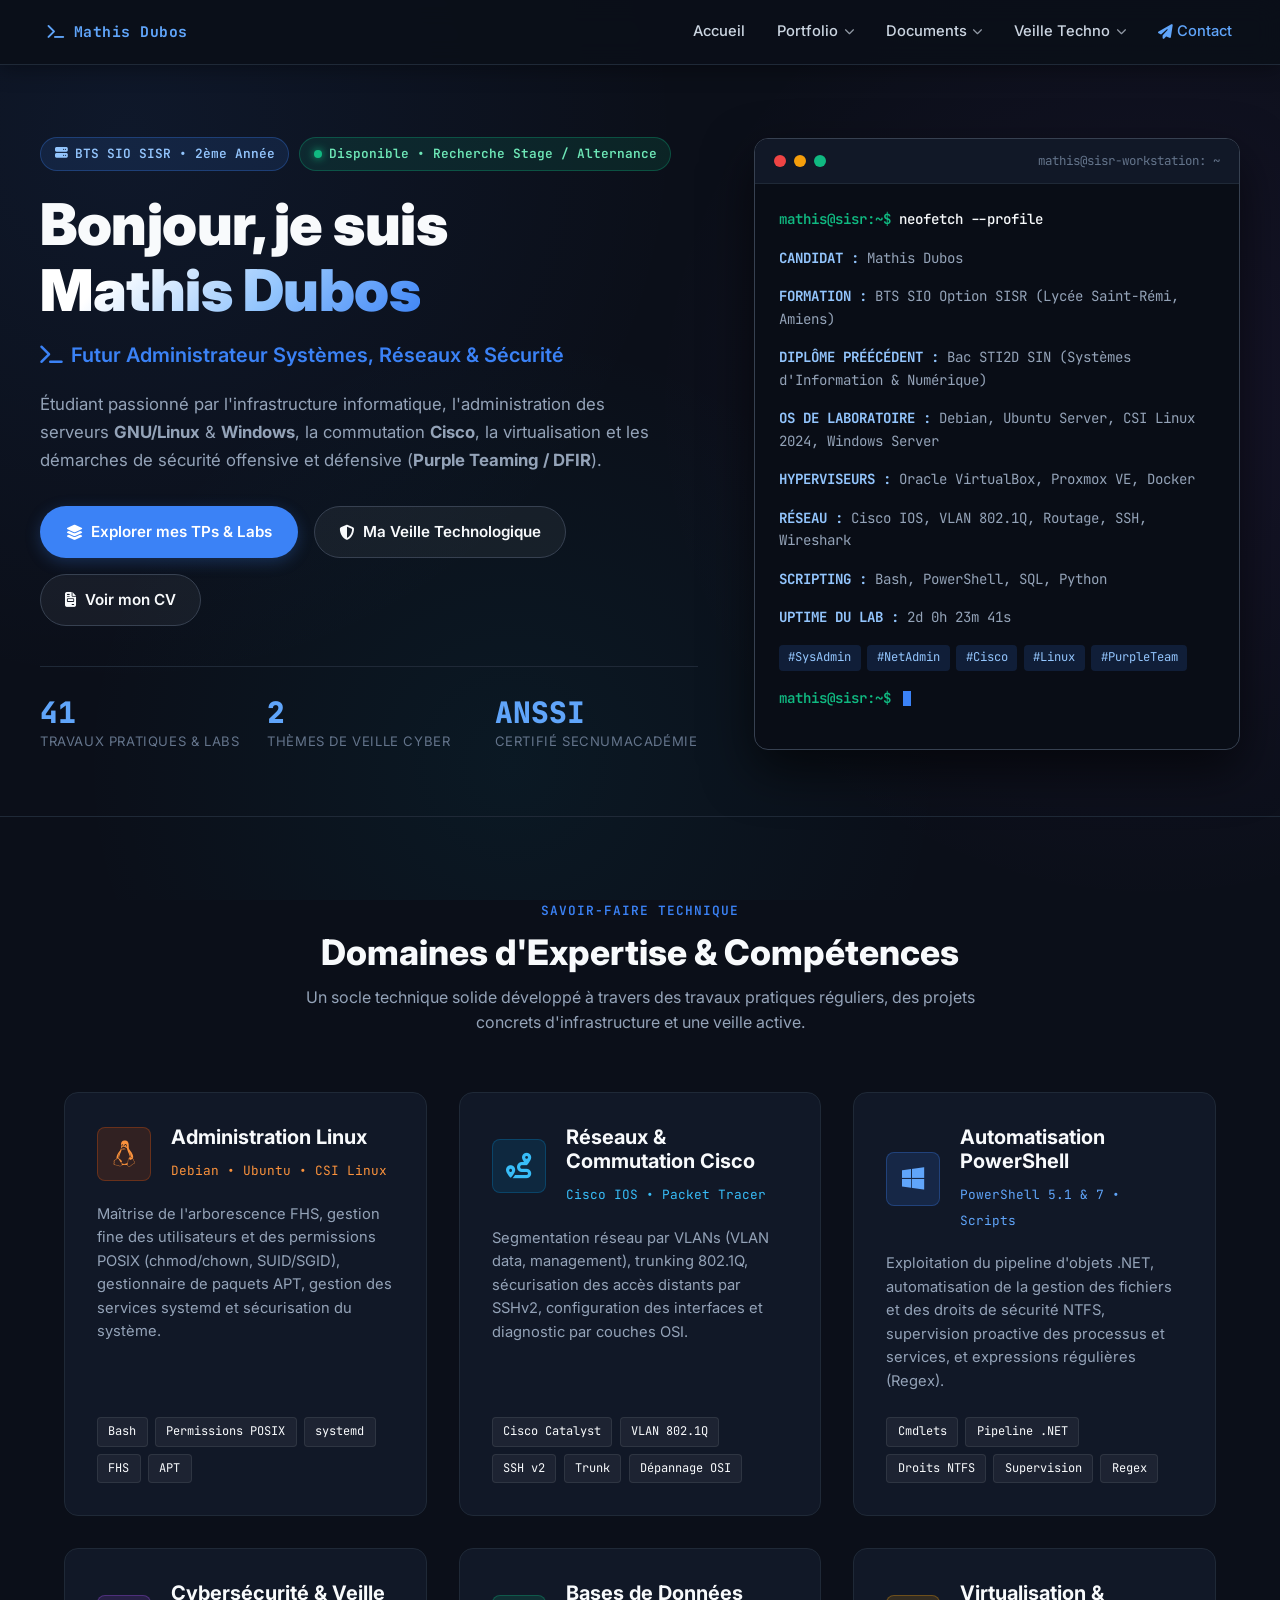
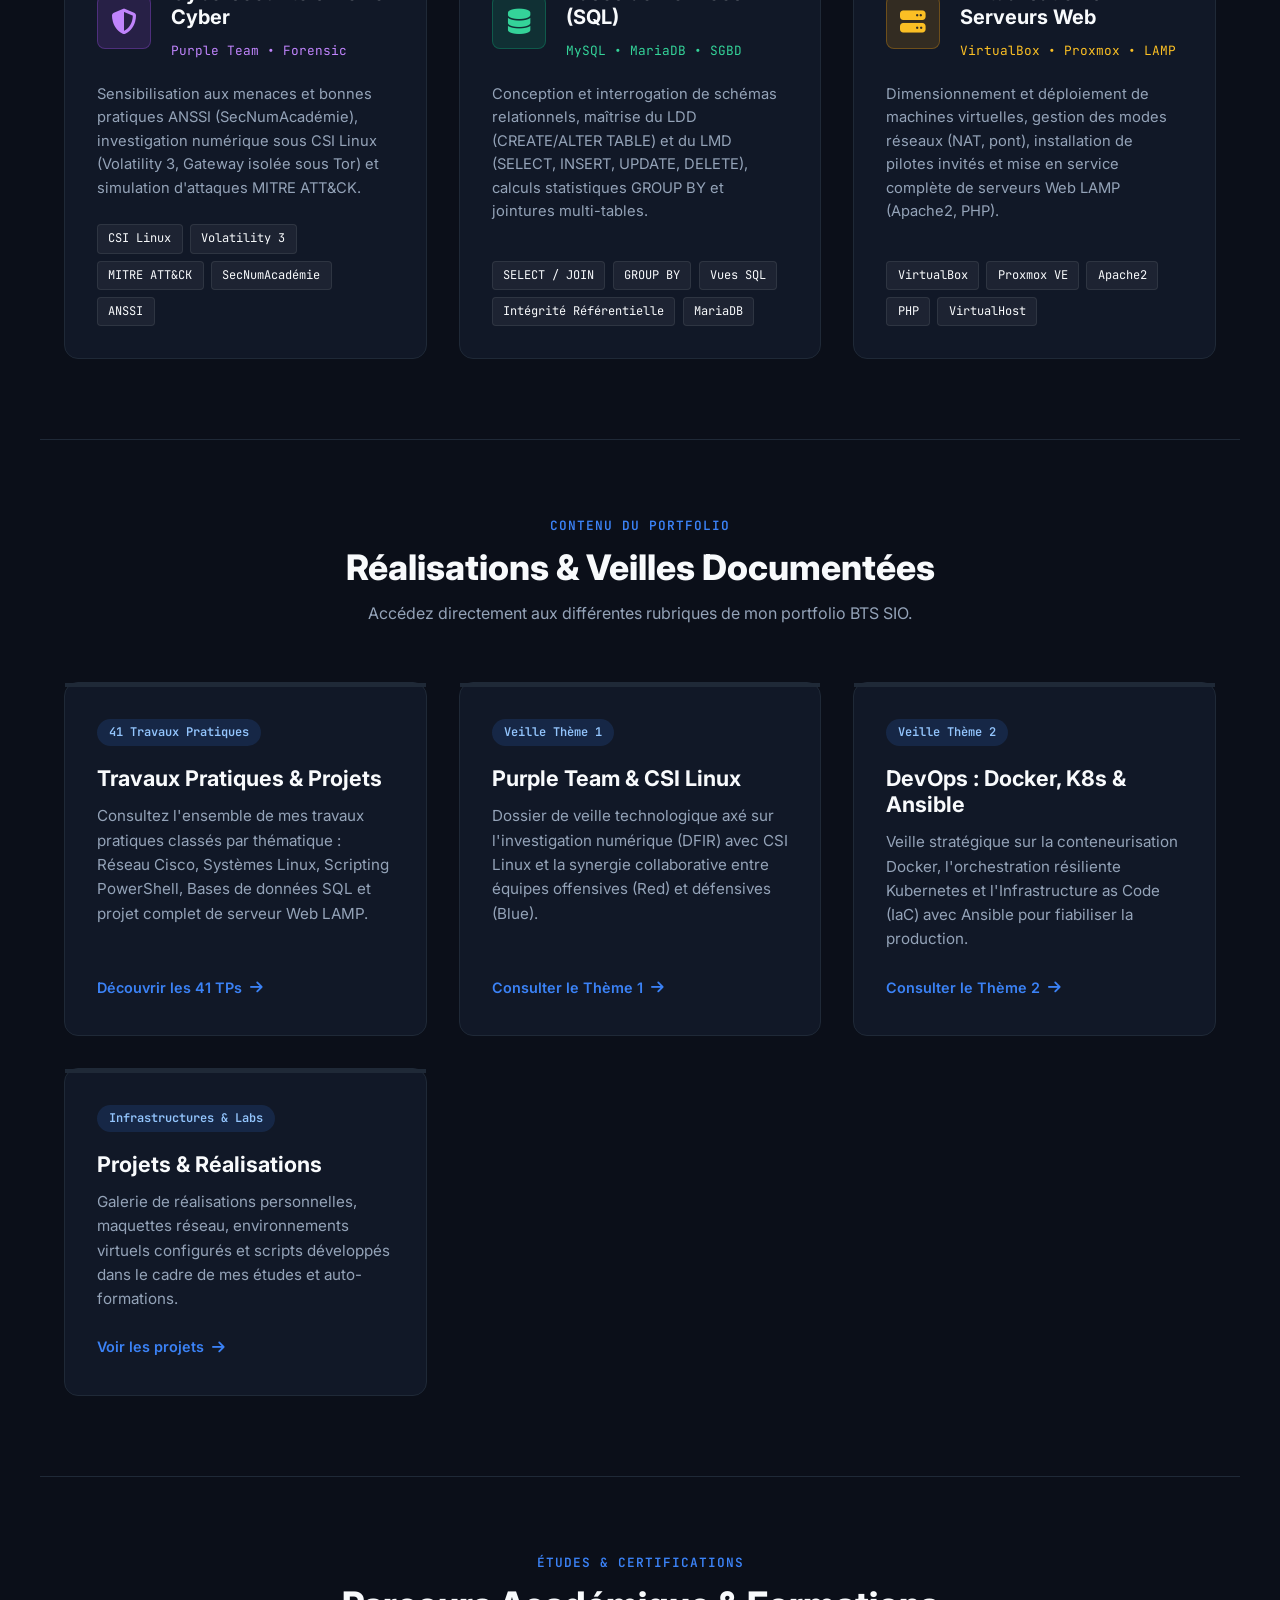
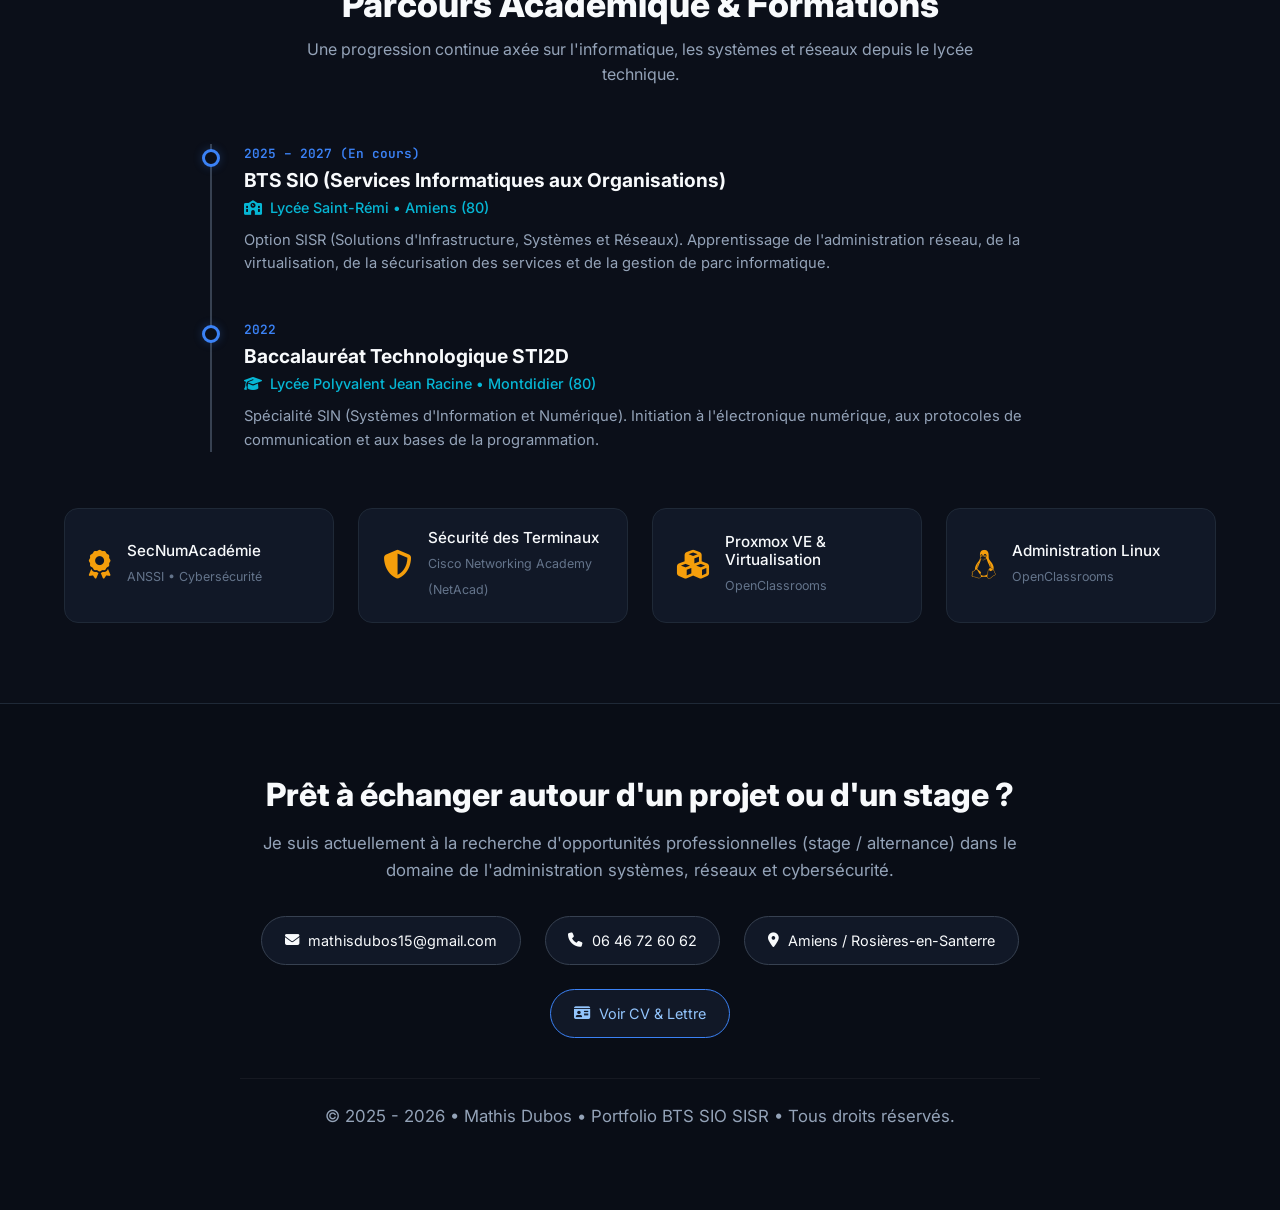
<file: index.html>
<!DOCTYPE html>
<html lang="fr">
<head>
    <meta charset="UTF-8">
    <meta name="viewport" content="width=device-width, initial-scale=1.0">
    <title>Mathis Dubos | Portfolio BTS SIO SISR</title>
    <meta name="description" content="Portfolio professionnel de Mathis Dubos, étudiant en BTS SIO SISR (Solutions d'Infrastructure, Systèmes et Réseaux). Découvrez mes travaux pratiques, mes projets et ma veille technologique en cybersécurité.">
    
    <!-- Scripts & Bibliothèques -->
    <script src="https://code.jquery.com/jquery-3.6.0.min.js"></script>
    <link href="https://cdn.jsdelivr.net/npm/bootstrap@5.3.8/dist/css/bootstrap.min.css" rel="stylesheet">
    <link rel="stylesheet" href="https://cdnjs.cloudflare.com/ajax/libs/font-awesome/6.5.1/css/all.min.css">
    
    <!-- Feuille de style dédiée à l'accueil -->
    <link href="CSS/index.css" rel="stylesheet">
</head>
<body>

    <!-- Barre de navigation globale (chargée dynamiquement via load-nav.js) -->
    <div id="nav-container"></div>

    <!-- ================= HERO SECTION ================= -->
    <header class="hero-section">
        <div class="hero-container">
            
            <!-- Colonne gauche : Présentation -->
            <div class="hero-content">
                <div class="hero-badges-group">
                    <span class="badge-tag"><i class="fas fa-server"></i> BTS SIO SISR • 2ème Année</span>
                    <span class="badge-tag pulse-green">Disponible • Recherche Stage / Alternance</span>
                </div>

                <h1 class="hero-title">
                    Bonjour, je suis <br>
                    <span class="gradient-name">Mathis Dubos</span>
                </h1>

                <div class="hero-subtitle">
                    <i class="fas fa-terminal"></i> Futur Administrateur Systèmes, Réseaux & Sécurité
                </div>

                <p class="hero-description">
                    Étudiant passionné par l'infrastructure informatique, l'administration des serveurs <strong>GNU/Linux</strong> & <strong>Windows</strong>, la commutation <strong>Cisco</strong>, la virtualisation et les démarches de sécurité offensive et défensive (<strong>Purple Teaming / DFIR</strong>).
                </p>

                <div class="hero-actions">
                    <a href="TP.html" class="btn-primary-custom">
                        <i class="fas fa-layer-group"></i> Explorer mes TPs & Labs
                    </a>
                    <a href="theme1.html" class="btn-secondary-custom">
                        <i class="fas fa-shield-halved"></i> Ma Veille Technologique
                    </a>
                    <a href="cv.html" class="btn-secondary-custom">
                        <i class="fas fa-file-invoice"></i> Voir mon CV
                    </a>
                </div>

                <div class="hero-stats-grid">
                    <div class="stat-card-hero">
                        <span class="stat-number">41</span>
                        <span class="stat-label">Travaux Pratiques & Labs</span>
                    </div>
                    <div class="stat-card-hero">
                        <span class="stat-number">2</span>
                        <span class="stat-label">Thèmes de Veille Cyber</span>
                    </div>
                    <div class="stat-card-hero">
                        <span class="stat-number">ANSSI</span>
                        <span class="stat-label">Certifié SecNumAcadémie</span>
                    </div>
                </div>
            </div>

            <!-- Colonne droite : Mockup Terminal Neofetch -->
            <div class="hero-visual">
                <div class="terminal-window">
                    <div class="terminal-header">
                        <span class="terminal-dot red"></span>
                        <span class="terminal-dot yellow"></span>
                        <span class="terminal-dot green"></span>
                        <span class="terminal-title">mathis@sisr-workstation: ~</span>
                    </div>
                    <div class="terminal-body">
                        <p><span class="term-prompt">mathis@sisr:~$</span> <span class="term-cmd">neofetch --profile</span></p>
                        
                        <div class="term-output">
                            <p><strong>CANDIDAT :</strong> Mathis Dubos</p>
                            <p><strong>FORMATION :</strong> BTS SIO Option SISR (Lycée Saint-Rémi, Amiens)</p>
                            <p><strong>DIPLÔME PRÉÉCÉDENT :</strong> Bac STI2D SIN (Systèmes d'Information & Numérique)</p>
                            <p><strong>OS DE LABORATOIRE :</strong> Debian, Ubuntu Server, CSI Linux 2024, Windows Server</p>
                            <p><strong>HYPERVISEURS :</strong> Oracle VirtualBox, Proxmox VE, Docker</p>
                            <p><strong>RÉSEAU :</strong> Cisco IOS, VLAN 802.1Q, Routage, SSH, Wireshark</p>
                            <p><strong>SCRIPTING :</strong> Bash, PowerShell, SQL, Python</p>
                            <p><strong>UPTIME DU LAB :</strong> <span id="terminal-uptime">2d 14h 28m 42s</span></p>
                        </div>

                        <div class="term-tags">
                            <span class="term-tag">#SysAdmin</span>
                            <span class="term-tag">#NetAdmin</span>
                            <span class="term-tag">#Cisco</span>
                            <span class="term-tag">#Linux</span>
                            <span class="term-tag">#PurpleTeam</span>
                        </div>

                        <p style="margin-top: 1rem;">
                            <span class="term-prompt">mathis@sisr:~$</span> <span class="term-cursor"></span>
                        </p>
                    </div>
                </div>
            </div>

        </div>
    </header>

    <!-- ================= SECTION COMPÉTENCES TECHNIQUES ================= -->
    <section class="section-wrapper" id="competences">
        <div class="section-head">
            <span class="section-head-badge">Savoir-faire technique</span>
            <h2>Domaines d'Expertise & Compétences</h2>
            <p>
                Un socle technique solide développé à travers des travaux pratiques réguliers, des projets concrets d'infrastructure et une veille active.
            </p>
        </div>

        <div class="skills-grid">
            
            <!-- Carte 1 : Linux & Systèmes -->
            <div class="skill-card">
                <div class="skill-card-top">
                    <div class="skill-icon-box icon-linux">
                        <i class="fab fa-linux"></i>
                    </div>
                    <div>
                        <h3>Administration Linux</h3>
                        <span style="font-size: 0.8rem; color: #fb923c; font-family: var(--font-mono);">Debian • Ubuntu • CSI Linux</span>
                    </div>
                </div>
                <p>
                    Maîtrise de l'arborescence FHS, gestion fine des utilisateurs et des permissions POSIX (chmod/chown, SUID/SGID), gestionnaire de paquets APT, gestion des services systemd et sécurisation du système.
                </p>
                <div class="skill-pills">
                    <span class="skill-pill">Bash</span>
                    <span class="skill-pill">Permissions POSIX</span>
                    <span class="skill-pill">systemd</span>
                    <span class="skill-pill">FHS</span>
                    <span class="skill-pill">APT</span>
                </div>
            </div>

            <!-- Carte 2 : Réseaux Cisco -->
            <div class="skill-card">
                <div class="skill-card-top">
                    <div class="skill-icon-box icon-cisco">
                        <i class="fas fa-route"></i>
                    </div>
                    <div>
                        <h3>Réseaux & Commutation Cisco</h3>
                        <span style="font-size: 0.8rem; color: #38bdf8; font-family: var(--font-mono);">Cisco IOS • Packet Tracer</span>
                    </div>
                </div>
                <p>
                    Segmentation réseau par VLANs (VLAN data, management), trunking 802.1Q, sécurisation des accès distants par SSHv2, configuration des interfaces et diagnostic par couches OSI.
                </p>
                <div class="skill-pills">
                    <span class="skill-pill">Cisco Catalyst</span>
                    <span class="skill-pill">VLAN 802.1Q</span>
                    <span class="skill-pill">SSH v2</span>
                    <span class="skill-pill">Trunk</span>
                    <span class="skill-pill">Dépannage OSI</span>
                </div>
            </div>

            <!-- Carte 3 : PowerShell -->
            <div class="skill-card">
                <div class="skill-card-top">
                    <div class="skill-icon-box icon-ps">
                        <i class="fab fa-windows"></i>
                    </div>
                    <div>
                        <h3>Automatisation PowerShell</h3>
                        <span style="font-size: 0.8rem; color: #60a5fa; font-family: var(--font-mono);">PowerShell 5.1 & 7 • Scripts</span>
                    </div>
                </div>
                <p>
                    Exploitation du pipeline d'objets .NET, automatisation de la gestion des fichiers et des droits de sécurité NTFS, supervision proactive des processus et services, et expressions régulières (Regex).
                </p>
                <div class="skill-pills">
                    <span class="skill-pill">Cmdlets</span>
                    <span class="skill-pill">Pipeline .NET</span>
                    <span class="skill-pill">Droits NTFS</span>
                    <span class="skill-pill">Supervision</span>
                    <span class="skill-pill">Regex</span>
                </div>
            </div>

            <!-- Carte 4 : Cybersécurité & DFIR -->
            <div class="skill-card">
                <div class="skill-card-top">
                    <div class="skill-icon-box icon-sec">
                        <i class="fas fa-shield-halved"></i>
                    </div>
                    <div>
                        <h3>Cybersécurité & Veille Cyber</h3>
                        <span style="font-size: 0.8rem; color: #c084fc; font-family: var(--font-mono);">Purple Team • Forensic</span>
                    </div>
                </div>
                <p>
                    Sensibilisation aux menaces et bonnes pratiques ANSSI (SecNumAcadémie), investigation numérique sous CSI Linux (Volatility 3, Gateway isolée sous Tor) et simulation d'attaques MITRE ATT&CK.
                </p>
                <div class="skill-pills">
                    <span class="skill-pill">CSI Linux</span>
                    <span class="skill-pill">Volatility 3</span>
                    <span class="skill-pill">MITRE ATT&CK</span>
                    <span class="skill-pill">SecNumAcadémie</span>
                    <span class="skill-pill">ANSSI</span>
                </div>
            </div>

            <!-- Carte 5 : SQL & Bases de données -->
            <div class="skill-card">
                <div class="skill-card-top">
                    <div class="skill-icon-box icon-sql">
                        <i class="fas fa-database"></i>
                    </div>
                    <div>
                        <h3>Bases de Données (SQL)</h3>
                        <span style="font-size: 0.8rem; color: #34d399; font-family: var(--font-mono);">MySQL • MariaDB • SGBD</span>
                    </div>
                </div>
                <p>
                    Conception et interrogation de schémas relationnels, maîtrise du LDD (CREATE/ALTER TABLE) et du LMD (SELECT, INSERT, UPDATE, DELETE), calculs statistiques GROUP BY et jointures multi-tables.
                </p>
                <div class="skill-pills">
                    <span class="skill-pill">SELECT / JOIN</span>
                    <span class="skill-pill">GROUP BY</span>
                    <span class="skill-pill">Vues SQL</span>
                    <span class="skill-pill">Intégrité Référentielle</span>
                    <span class="skill-pill">MariaDB</span>
                </div>
            </div>

            <!-- Carte 6 : Virtualisation & Web -->
            <div class="skill-card">
                <div class="skill-card-top">
                    <div class="skill-icon-box icon-vm">
                        <i class="fas fa-server"></i>
                    </div>
                    <div>
                        <h3>Virtualisation & Serveurs Web</h3>
                        <span style="font-size: 0.8rem; color: #fbbf24; font-family: var(--font-mono);">VirtualBox • Proxmox • LAMP</span>
                    </div>
                </div>
                <p>
                    Dimensionnement et déploiement de machines virtuelles, gestion des modes réseaux (NAT, pont), installation de pilotes invités et mise en service complète de serveurs Web LAMP (Apache2, PHP).
                </p>
                <div class="skill-pills">
                    <span class="skill-pill">VirtualBox</span>
                    <span class="skill-pill">Proxmox VE</span>
                    <span class="skill-pill">Apache2</span>
                    <span class="skill-pill">PHP</span>
                    <span class="skill-pill">VirtualHost</span>
                </div>
            </div>

        </div>
    </section>

    <!-- ================= ACCÈS RAPIDE PORTFOLIO & RÉALISATIONS ================= -->
    <section class="section-wrapper" style="border-top: 1px solid var(--border-color); padding-top: 4.5rem;">
        <div class="section-head">
            <span class="section-head-badge">Contenu du Portfolio</span>
            <h2>Réalisations & Veilles Documentées</h2>
            <p>
                Accédez directement aux différentes rubriques de mon portfolio BTS SIO.
            </p>
        </div>

        <div class="features-grid">
            
            <!-- Feature 1 : TPs -->
            <div class="feature-card">
                <span class="feature-badge">41 Travaux Pratiques</span>
                <h3>Travaux Pratiques & Projets</h3>
                <p>
                    Consultez l'ensemble de mes travaux pratiques classés par thématique : Réseau Cisco, Systèmes Linux, Scripting PowerShell, Bases de données SQL et projet complet de serveur Web LAMP.
                </p>
                <a href="TP.html" class="feature-link">
                    Découvrir les 41 TPs <i class="fas fa-arrow-right"></i>
                </a>
            </div>

            <!-- Feature 2 : Veille Purple Team -->
            <div class="feature-card">
                <span class="feature-badge">Veille Thème 1</span>
                <h3>Purple Team & CSI Linux</h3>
                <p>
                    Dossier de veille technologique axé sur l'investigation numérique (DFIR) avec CSI Linux et la synergie collaborative entre équipes offensives (Red) et défensives (Blue).
                </p>
                <a href="theme1.html" class="feature-link">
                    Consulter le Thème 1 <i class="fas fa-arrow-right"></i>
                </a>
            </div>

            <!-- Feature 3 : Veille DevOps -->
            <div class="feature-card">
                <span class="feature-badge">Veille Thème 2</span>
                <h3>DevOps : Docker, K8s & Ansible</h3>
                <p>
                    Veille stratégique sur la conteneurisation Docker, l'orchestration résiliente Kubernetes et l'Infrastructure as Code (IaC) avec Ansible pour fiabiliser la production.
                </p>
                <a href="theme2.html" class="feature-link">
                    Consulter le Thème 2 <i class="fas fa-arrow-right"></i>
                </a>
            </div>

            <!-- Feature 4 : Projets & Labs -->
            <div class="feature-card">
                <span class="feature-badge">Infrastructures & Labs</span>
                <h3>Projets & Réalisations</h3>
                <p>
                    Galerie de réalisations personnelles, maquettes réseau, environnements virtuels configurés et scripts développés dans le cadre de mes études et auto-formations.
                </p>
                <a href="projet.html" class="feature-link">
                    Voir les projets <i class="fas fa-arrow-right"></i>
                </a>
            </div>

        </div>
    </section>

    <!-- ================= PARCOURS & CERTIFICATIONS ================= -->
    <section class="section-wrapper" style="border-top: 1px solid var(--border-color); padding-top: 4.5rem;">
        <div class="section-head">
            <span class="section-head-badge">Études & Certifications</span>
            <h2>Parcours Académique & Formations</h2>
            <p>
                Une progression continue axée sur l'informatique, les systèmes et réseaux depuis le lycée technique.
            </p>
        </div>

        <div class="timeline-wrapper">
            
            <div class="timeline-item">
                <div class="timeline-date">2025 – 2027 (En cours)</div>
                <h4>BTS SIO (Services Informatiques aux Organisations)</h4>
                <div class="timeline-institution"><i class="fas fa-school me-2"></i>Lycée Saint-Rémi • Amiens (80)</div>
                <p>
                    Option SISR (Solutions d'Infrastructure, Systèmes et Réseaux). Apprentissage de l'administration réseau, de la virtualisation, de la sécurisation des services et de la gestion de parc informatique.
                </p>
            </div>

            <div class="timeline-item">
                <div class="timeline-date">2022</div>
                <h4>Baccalauréat Technologique STI2D</h4>
                <div class="timeline-institution"><i class="fas fa-graduation-cap me-2"></i>Lycée Polyvalent Jean Racine • Montdidier (80)</div>
                <p>
                    Spécialité SIN (Systèmes d'Information et Numérique). Initiation à l'électronique numérique, aux protocoles de communication et aux bases de la programmation.
                </p>
            </div>

        </div>

        <!-- Badges certifications -->
        <div class="certifs-row">
            <div class="certif-card">
                <div class="certif-icon"><i class="fas fa-award"></i></div>
                <div class="certif-info">
                    <h5>SecNumAcadémie</h5>
                    <span>ANSSI • Cybersécurité</span>
                </div>
            </div>

            <div class="certif-card">
                <div class="certif-icon"><i class="fas fa-shield-alt"></i></div>
                <div class="certif-info">
                    <h5>Sécurité des Terminaux</h5>
                    <span>Cisco Networking Academy (NetAcad)</span>
                </div>
            </div>

            <div class="certif-card">
                <div class="certif-icon"><i class="fas fa-cubes"></i></div>
                <div class="certif-info">
                    <h5>Proxmox VE & Virtualisation</h5>
                    <span>OpenClassrooms</span>
                </div>
            </div>

            <div class="certif-card">
                <div class="certif-icon"><i class="fab fa-linux"></i></div>
                <div class="certif-info">
                    <h5>Administration Linux</h5>
                    <span>OpenClassrooms</span>
                </div>
            </div>
        </div>
    </section>

    <!-- ================= FOOTER CONTACT ================= -->
    <footer class="footer-cta" id="contact">
        <div class="footer-container">
            <h2>Prêt à échanger autour d'un projet ou d'un stage ?</h2>
            <p>
                Je suis actuellement à la recherche d'opportunités professionnelles (stage / alternance) dans le domaine de l'administration systèmes, réseaux et cybersécurité.
            </p>

            <div class="contact-badges-list">
                <a href="mailto:mathisdubos15@gmail.com" class="contact-badge-item" id="btn-copy-email">
                    <i class="fas fa-envelope"></i> mathisdubos15@gmail.com
                </a>
                <a href="tel:0646726062" class="contact-badge-item">
                    <i class="fas fa-phone"></i> 06 46 72 60 62
                </a>
                <span class="contact-badge-item">
                    <i class="fas fa-map-marker-alt"></i> Amiens / Rosières-en-Santerre
                </span>
                <a href="cv.html" class="contact-badge-item" style="border-color: var(--primary); color: #93c5fd;">
                    <i class="fas fa-id-card"></i> Voir CV & Lettre
                </a>
            </div>

            <p class="copyright-text">
                © 2025 - 2026 • Mathis Dubos • Portfolio BTS SIO SISR • Tous droits réservés.
            </p>
        </div>
    </footer>

    <!-- Scripts Bootstrap bundle, chargement du menu dynamique et script d'accueil -->
    <script src="https://cdn.jsdelivr.net/npm/bootstrap@5.3.8/dist/js/bootstrap.bundle.min.js"></script>
    <script src="JS/load-nav.js"></script>
    <script src="JS/index.js"></script>
</body>
</html>
</file>
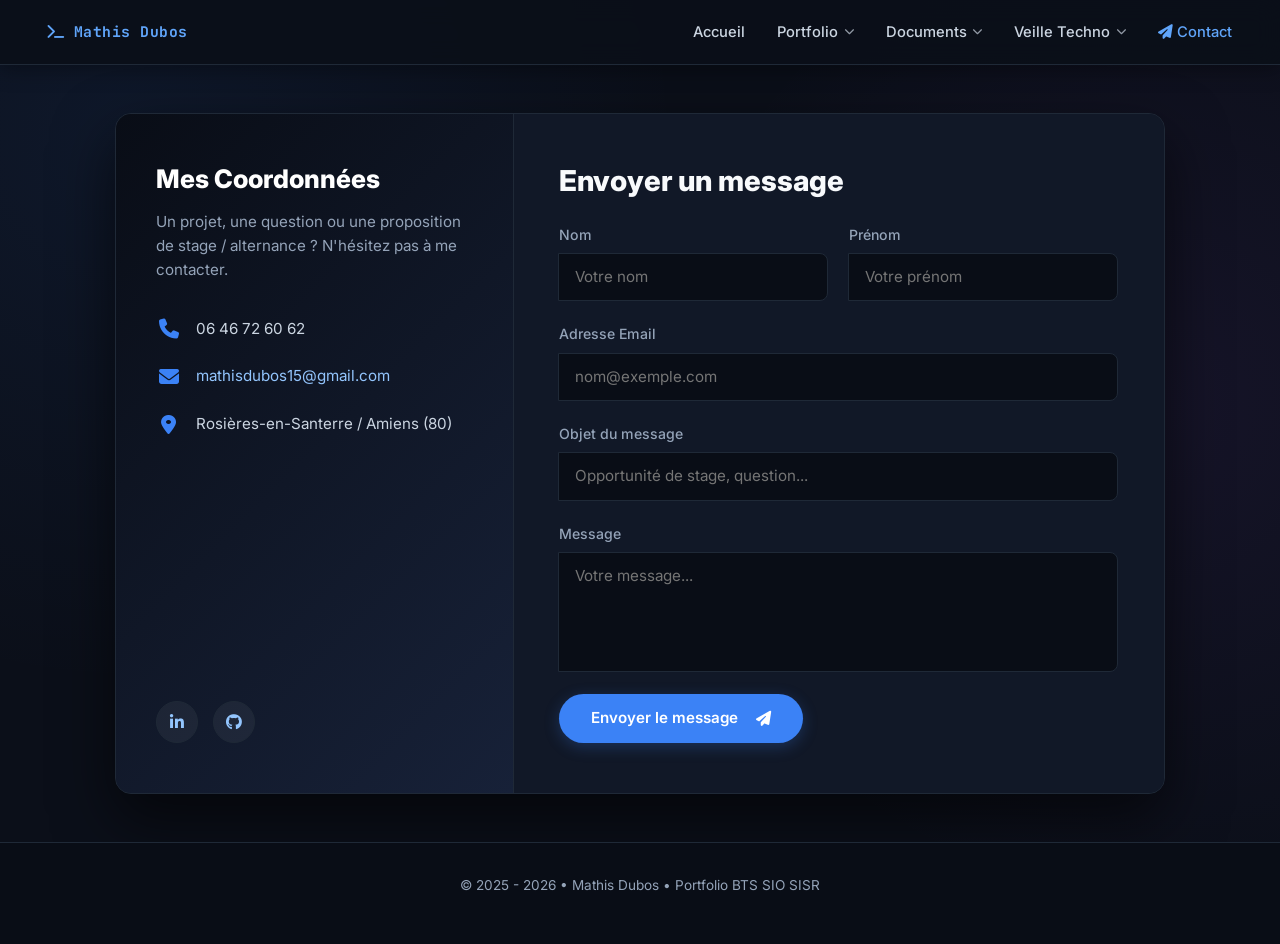
<file: contact.html>
<!DOCTYPE html>
<html lang="fr">
<head>
    <meta charset="UTF-8" />
    <meta name="viewport" content="width=device-width, initial-scale=1" />
    <title>Contact | Mathis Dubos</title>
    <meta name="description" content="Formulaire de contact et coordonnées professionnelles de Mathis Dubos, étudiant en BTS SIO SISR.">
    <script src="https://code.jquery.com/jquery-3.6.0.min.js"></script>
    <link href="https://cdn.jsdelivr.net/npm/bootstrap@5.3.8/dist/css/bootstrap.min.css" rel="stylesheet">
    <link rel="stylesheet" href="https://cdnjs.cloudflare.com/ajax/libs/font-awesome/6.5.1/css/all.min.css">
    <link href="CSS/contact.css" rel="stylesheet">
</head>
<body>
    <div id="nav-container"></div>

    <div class="main-content">
        <div class="contact-wrapper">
            
            <div class="contact-info-panel">
                <div>
                    <h3>Mes Coordonnées</h3>
                    <p class="intro-text">Un projet, une question ou une proposition de stage / alternance ? N'hésitez pas à me contacter.</p>
                    
                    <div class="info-item">
                        <i class="fa-solid fa-phone"></i>
                        <span>06 46 72 60 62</span>
                    </div>
                    <div class="info-item">
                        <i class="fa-solid fa-envelope"></i>
                        <a href="mailto:mathisdubos15@gmail.com">mathisdubos15@gmail.com</a>
                    </div>
                    <div class="info-item">
                        <i class="fa-solid fa-location-dot"></i>
                        <span>Rosières-en-Santerre / Amiens (80)</span>
                    </div>
                </div>

                <div class="social-links">
                    <a href="https://www.linkedin.com/in/mathis-dubos-0217a8385/" target="_blank" rel="noopener noreferrer" aria-label="LinkedIn"><i class="fa-brands fa-linkedin-in"></i></a>
                    <a href="https://github.com/SysAdmin-7" target="_blank" rel="noopener noreferrer" aria-label="GitHub"><i class="fa-brands fa-github"></i></a>
                </div>
            </div>

            <div class="contact-form-panel">
                <h2>Envoyer un message</h2>
                <form action="https://formspree.io/f/xrbnyanb" method="POST">
                    
                    <div class="input-row">
                        <div class="input-group">
                            <label>Nom</label>
                            <input type="text" name="nom" placeholder="Votre nom" required>
                        </div>
                        <div class="input-group">
                            <label>Prénom</label>
                            <input type="text" name="prenom" placeholder="Votre prénom" required>
                        </div>
                    </div>

                    <div class="input-group">
                        <label>Adresse Email</label>
                        <input type="email" name="email" placeholder="nom@exemple.com" required>
                    </div>

                    <div class="input-group">
                        <label>Objet du message</label>
                        <input type="text" name="sujet" placeholder="Opportunité de stage, question..." required>
                    </div>

                    <div class="input-group">
                        <label>Message</label>
                        <textarea name="message" rows="4" placeholder="Votre message..." required></textarea>
                    </div>

                    <button type="submit" class="btn-send">
                        Envoyer le message <i class="fa-solid fa-paper-plane ms-2"></i>
                    </button>
                </form>
            </div>

        </div>
    </div>

    <footer style="text-align: center; padding: 2rem 1rem; border-top: 1px solid var(--border); color: var(--text-muted); font-size: 0.85rem; background: #090d16;">
        <p>© 2025 - 2026 • Mathis Dubos • Portfolio BTS SIO SISR</p>
    </footer>

    <script src="https://cdn.jsdelivr.net/npm/bootstrap@5.3.8/dist/js/bootstrap.bundle.min.js"></script>
    <script src="JS/load-nav.js"></script>
</body>
</html>
</file>
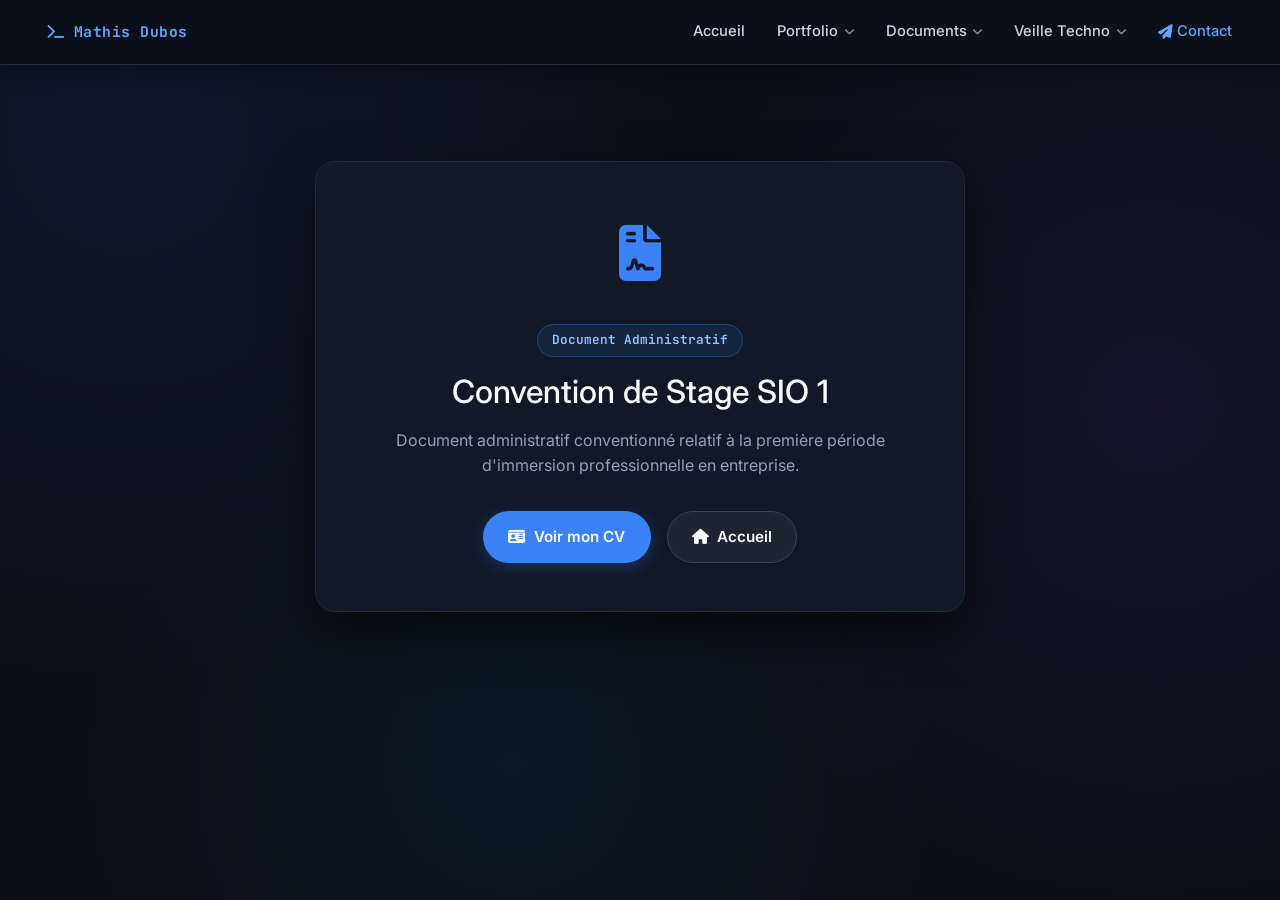
<file: Convention sio1.html>
<!DOCTYPE html>
<html lang="fr">
<head>
    <meta charset="UTF-8">
    <meta name="viewport" content="width=device-width, initial-scale=1.0">
    <title>Convention SIO 1 | Mathis Dubos</title>
    <script src="https://code.jquery.com/jquery-3.6.0.min.js"></script>
    <link href="https://cdn.jsdelivr.net/npm/bootstrap@5.3.8/dist/css/bootstrap.min.css" rel="stylesheet">
    <link rel="stylesheet" href="https://cdnjs.cloudflare.com/ajax/libs/font-awesome/6.5.1/css/all.min.css">
    <link href="CSS/index.css" rel="stylesheet">
</head>
<body>
    <div id="nav-container"></div>

    <main class="section-wrapper" style="text-align: center; padding: 6rem 1.5rem;">
        <div style="max-width: 650px; margin: 0 auto; background: var(--bg-card); border: 1px solid var(--border-color); border-radius: var(--radius-lg); padding: 3rem 2rem; box-shadow: 0 20px 50px rgba(0,0,0,0.5);">
            <div style="font-size: 3.5rem; color: #3b82f6; margin-bottom: 1.5rem;">
                <i class="fas fa-file-contract"></i>
            </div>
            <span class="badge-tag" style="margin-bottom: 1rem;">Document Administratif</span>
            <h1 style="font-size: 2rem; margin-bottom: 1rem; color: #f8fafc;">Convention de Stage SIO 1</h1>
            <p style="color: var(--text-muted); margin-bottom: 2rem;">
                Document administratif conventionné relatif à la première période d'immersion professionnelle en entreprise.
            </p>
            <div style="display: flex; justify-content: center; gap: 1rem; flex-wrap: wrap;">
                <a href="cv.html" class="btn-primary-custom"><i class="fas fa-id-card"></i> Voir mon CV</a>
                <a href="index.html" class="btn-secondary-custom"><i class="fas fa-home"></i> Accueil</a>
            </div>
        </div>
    </main>

    <script src="https://cdn.jsdelivr.net/npm/bootstrap@5.3.8/dist/js/bootstrap.bundle.min.js"></script>
    <script src="JS/load-nav.js"></script>
</body>
</html>
</file>
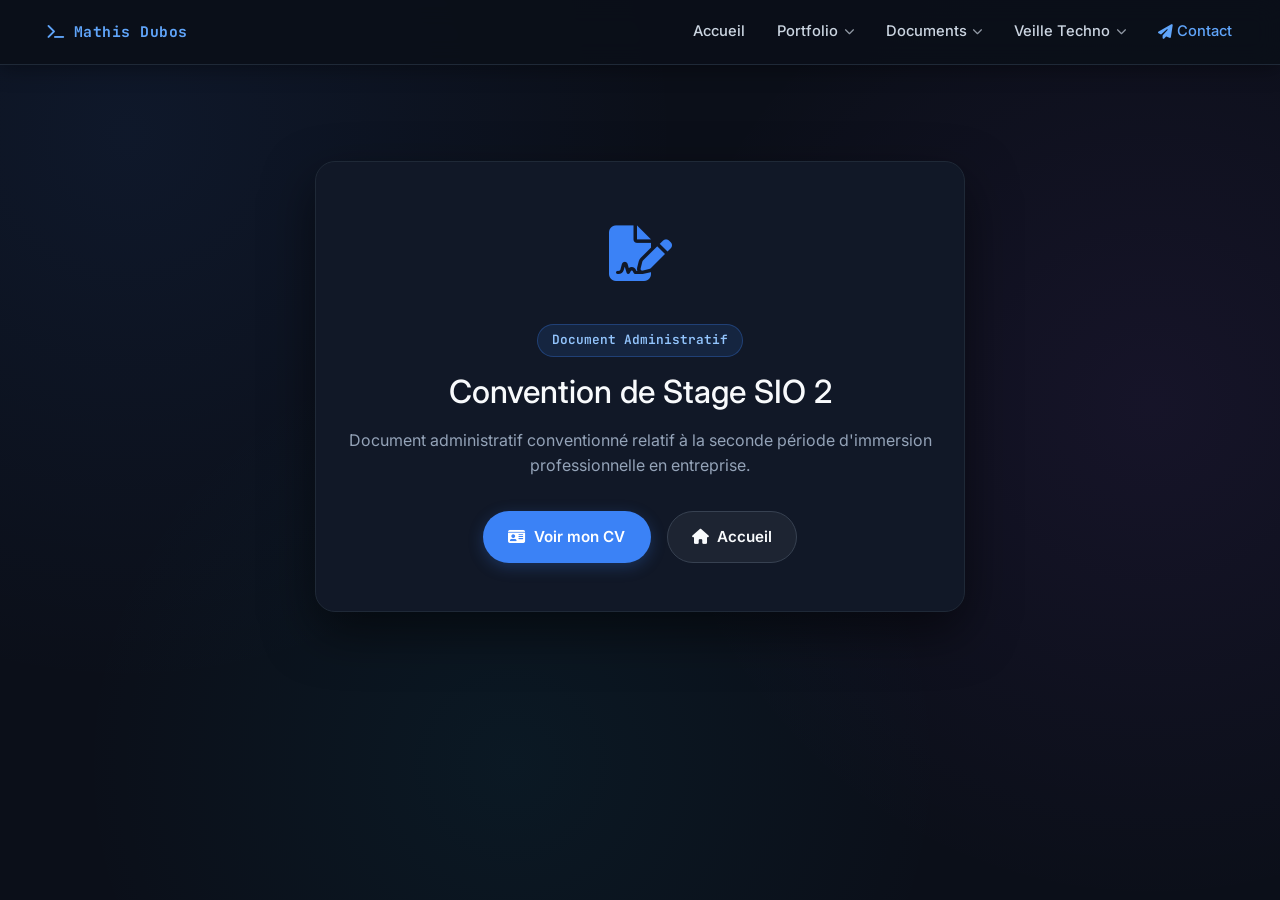
<file: convention sio2.html>
<!DOCTYPE html>
<html lang="fr">
<head>
    <meta charset="UTF-8">
    <meta name="viewport" content="width=device-width, initial-scale=1.0">
    <title>Convention SIO 2 | Mathis Dubos</title>
    <script src="https://code.jquery.com/jquery-3.6.0.min.js"></script>
    <link href="https://cdn.jsdelivr.net/npm/bootstrap@5.3.8/dist/css/bootstrap.min.css" rel="stylesheet">
    <link rel="stylesheet" href="https://cdnjs.cloudflare.com/ajax/libs/font-awesome/6.5.1/css/all.min.css">
    <link href="CSS/index.css" rel="stylesheet">
</head>
<body>
    <div id="nav-container"></div>

    <main class="section-wrapper" style="text-align: center; padding: 6rem 1.5rem;">
        <div style="max-width: 650px; margin: 0 auto; background: var(--bg-card); border: 1px solid var(--border-color); border-radius: var(--radius-lg); padding: 3rem 2rem; box-shadow: 0 20px 50px rgba(0,0,0,0.5);">
            <div style="font-size: 3.5rem; color: #3b82f6; margin-bottom: 1.5rem;">
                <i class="fas fa-file-signature"></i>
            </div>
            <span class="badge-tag" style="margin-bottom: 1rem;">Document Administratif</span>
            <h1 style="font-size: 2rem; margin-bottom: 1rem; color: #f8fafc;">Convention de Stage SIO 2</h1>
            <p style="color: var(--text-muted); margin-bottom: 2rem;">
                Document administratif conventionné relatif à la seconde période d'immersion professionnelle en entreprise.
            </p>
            <div style="display: flex; justify-content: center; gap: 1rem; flex-wrap: wrap;">
                <a href="cv.html" class="btn-primary-custom"><i class="fas fa-id-card"></i> Voir mon CV</a>
                <a href="index.html" class="btn-secondary-custom"><i class="fas fa-home"></i> Accueil</a>
            </div>
        </div>
    </main>

    <script src="https://cdn.jsdelivr.net/npm/bootstrap@5.3.8/dist/js/bootstrap.bundle.min.js"></script>
    <script src="JS/load-nav.js"></script>
</body>
</html>
</file>
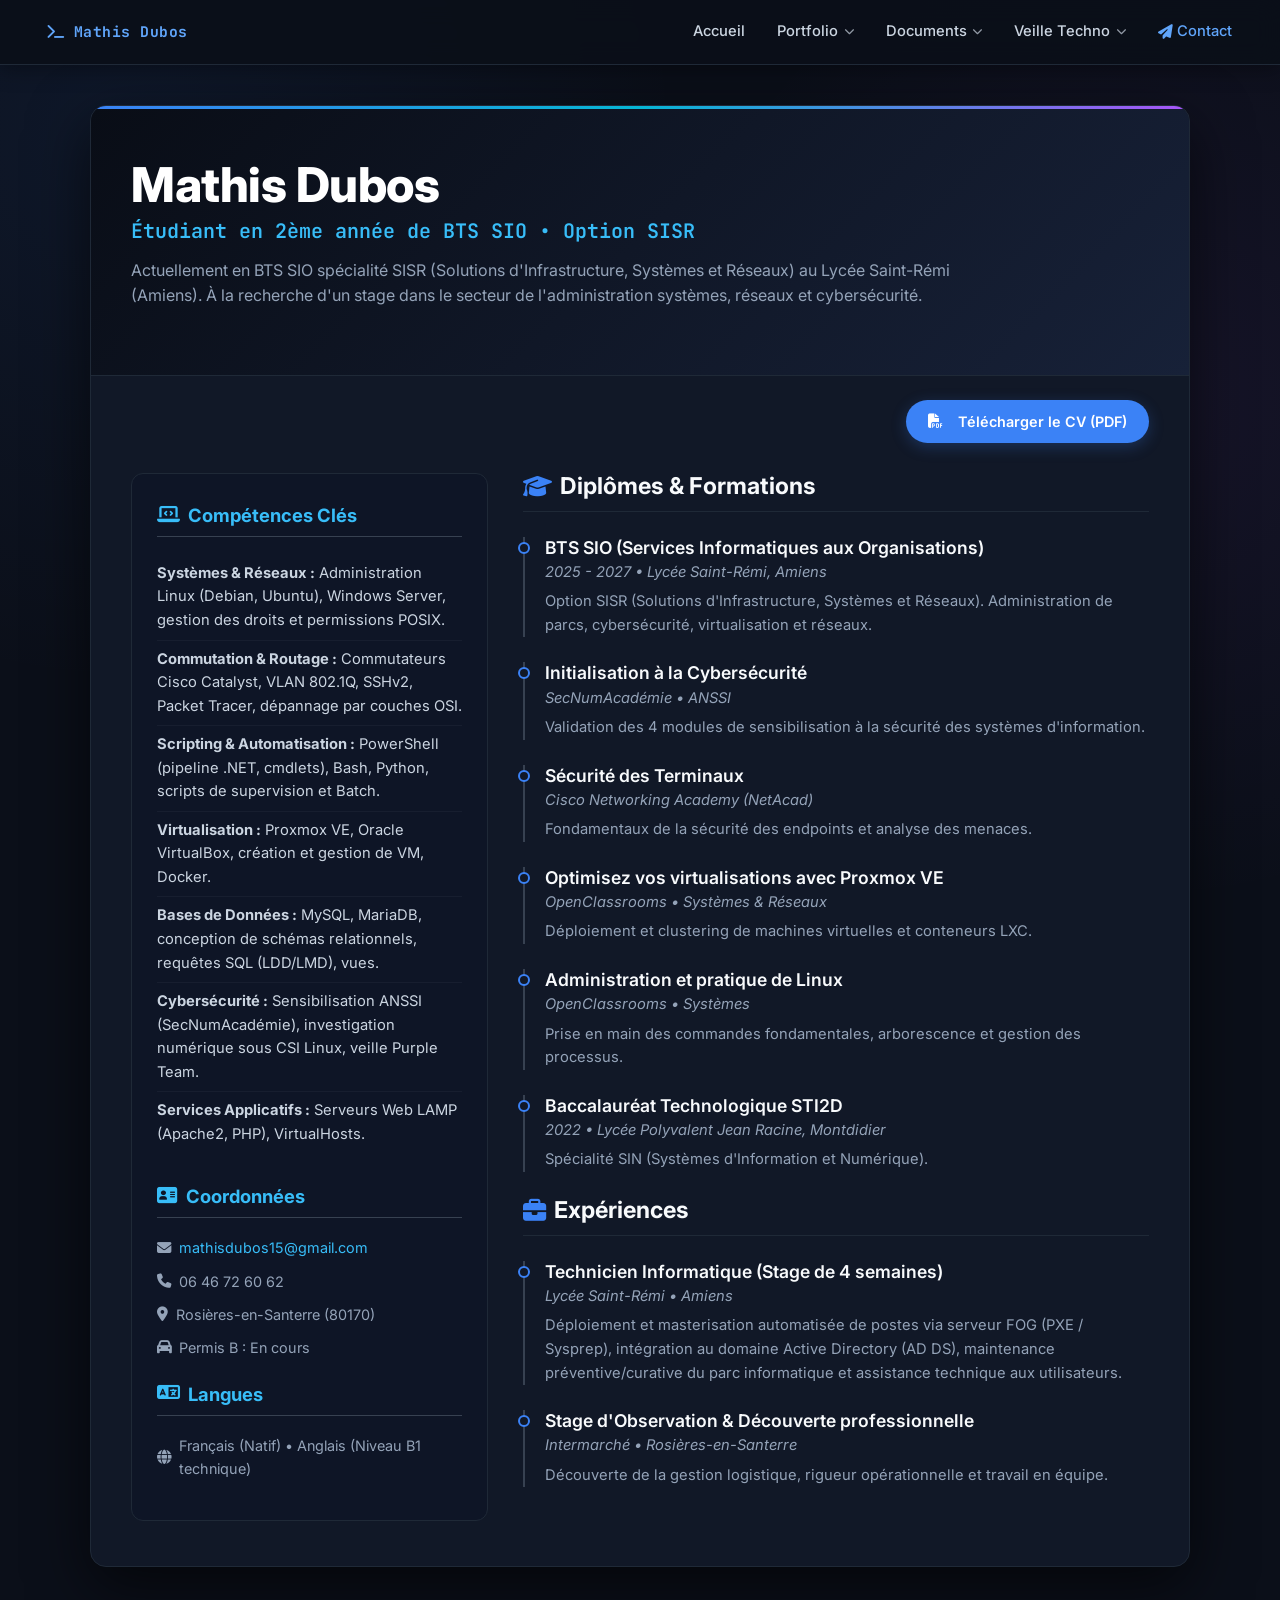
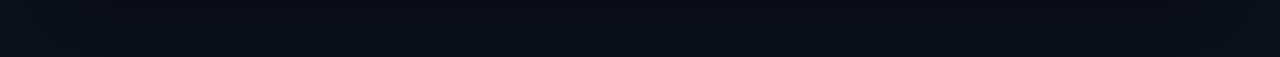
<file: cv.html>
<!DOCTYPE html>
<html lang="fr">

<head>
    <meta charset="UTF-8" />
    <meta name="viewport" content="width=device-width, initial-scale=1" />
    <title>CV | Mathis Dubos • BTS SIO SISR</title>
    <script src="https://code.jquery.com/jquery-3.6.0.min.js"></script>
    <link href="https://cdn.jsdelivr.net/npm/bootstrap@5.3.8/dist/css/bootstrap.min.css" rel="stylesheet">
    <link rel="stylesheet" href="https://cdnjs.cloudflare.com/ajax/libs/font-awesome/6.5.1/css/all.min.css">
    <link href="CSS/cv.css" rel="stylesheet">
</head>

<body>

    <!-- Menu -->
    <div id="nav-container"></div>

    <main class="cv-container">

        <header class="cv-header">
            <div class="header-text">
                <h1>Mathis Dubos</h1>
                <h2>Étudiant en 2ème année de BTS SIO • Option SISR</h2>
                <p>
                    Actuellement en BTS SIO spécialité SISR (Solutions d'Infrastructure, Systèmes et Réseaux) au
                    Lycée Saint-Rémi (Amiens).
                    À la recherche d'un stage dans le secteur de l'administration systèmes, réseaux
                    et cybersécurité.
                </p>
            </div>
        </header>

        <div class="download-button-wrapper">
            <a href="Assets/fichier pdf/CV Mathis Dubos - BTS SIO SISR.pdf" download="CV_Mathis_Dubos.pdf"
                class="download-btn">
                <i class="fas fa-file-pdf me-2"></i> Télécharger le CV (PDF)
            </a>
        </div>

        <div class="cv-body">

            <aside class="cv-sidebar">
                <section class="section-skills">
                    <h3 class="sidebar-title"><i class="fas fa-laptop-code me-2"></i>Compétences Clés</h3>
                    <ul class="skill-list">
                        <li><strong>Systèmes & Réseaux :</strong> Administration Linux (Debian, Ubuntu), Windows Server,
                            gestion des droits et permissions POSIX.</li>
                        <li><strong>Commutation & Routage :</strong> Commutateurs Cisco Catalyst, VLAN 802.1Q, SSHv2,
                            Packet Tracer, dépannage par couches OSI.</li>
                        <li><strong>Scripting & Automatisation :</strong> PowerShell (pipeline .NET, cmdlets), Bash,
                            Python, scripts de supervision et Batch.</li>
                        <li><strong>Virtualisation :</strong> Proxmox VE, Oracle VirtualBox, création et gestion de VM,
                            Docker.</li>
                        <li><strong>Bases de Données :</strong> MySQL, MariaDB, conception de schémas relationnels,
                            requêtes SQL (LDD/LMD), vues.</li>
                        <li><strong>Cybersécurité :</strong> Sensibilisation ANSSI (SecNumAcadémie), investigation
                            numérique sous CSI Linux, veille Purple Team.</li>
                        <li><strong>Services Applicatifs :</strong> Serveurs Web LAMP (Apache2, PHP), VirtualHosts.</li>
                    </ul>
                </section>

                <section class="section-contact" style="margin-top: 2rem;">
                    <h3 class="sidebar-title"><i class="fas fa-address-card me-2"></i>Coordonnées</h3>
                    <p>
                        <i class="fas fa-envelope"></i>
                        <a href="mailto:mathisdubos15@gmail.com" class="contact-link">mathisdubos15@gmail.com</a>
                    </p>
                    <p>
                        <i class="fas fa-phone"></i> 06 46 72 60 62
                    </p>
                    <p>
                        <i class="fas fa-map-marker-alt"></i> Rosières-en-Santerre (80170)
                    </p>
                    <p>
                        <i class="fas fa-car"></i> Permis B : En cours
                    </p>

                    <h3 class="sidebar-title" style="margin-top: 1.5rem;"><i class="fas fa-language me-2"></i>Langues
                    </h3>
                    <p>
                        <i class="fas fa-globe"></i> Français (Natif) • Anglais (Niveau B1 technique)
                    </p>
                </section>
            </aside>

            <div class="cv-main-content">

                <section class="section-education">
                    <h3 class="main-title"><i class="fas fa-graduation-cap me-2"></i>Diplômes & Formations</h3>

                    <div class="timeline-item">
                        <h4>BTS SIO (Services Informatiques aux Organisations)</h4>
                        <p class="timeline-meta">2025 - 2027 • Lycée Saint-Rémi, Amiens</p>
                        <p>Option SISR (Solutions d'Infrastructure, Systèmes et Réseaux). Administration de parcs,
                            cybersécurité, virtualisation et réseaux.</p>
                    </div>

                    <div class="timeline-item">
                        <h4>Initialisation à la Cybersécurité</h4>
                        <p class="timeline-meta">SecNumAcadémie • ANSSI</p>
                        <p>Validation des 4 modules de sensibilisation à la sécurité des systèmes d'information.</p>
                    </div>

                    <div class="timeline-item">
                        <h4>Sécurité des Terminaux</h4>
                        <p class="timeline-meta">Cisco Networking Academy (NetAcad)</p>
                        <p>Fondamentaux de la sécurité des endpoints et analyse des menaces.</p>
                    </div>

                    <div class="timeline-item">
                        <h4>Optimisez vos virtualisations avec Proxmox VE</h4>
                        <p class="timeline-meta">OpenClassrooms • Systèmes & Réseaux</p>
                        <p>Déploiement et clustering de machines virtuelles et conteneurs LXC.</p>
                    </div>

                    <div class="timeline-item">
                        <h4>Administration et pratique de Linux</h4>
                        <p class="timeline-meta">OpenClassrooms • Systèmes</p>
                        <p>Prise en main des commandes fondamentales, arborescence et gestion des processus.</p>
                    </div>

                    <div class="timeline-item">
                        <h4>Baccalauréat Technologique STI2D</h4>
                        <p class="timeline-meta">2022 • Lycée Polyvalent Jean Racine, Montdidier</p>
                        <p>Spécialité SIN (Systèmes d'Information et Numérique).</p>
                    </div>
                </section>

                <section class="section-experience">
                    <h3 class="main-title"><i class="fas fa-briefcase me-2"></i>Expériences</h3>

                    <div class="timeline-item">
                        <h4>Technicien Informatique (Stage de 4 semaines)</h4>
                        <p class="timeline-meta">Lycée Saint-Rémi • Amiens</p>
                        <p>Déploiement et masterisation automatisée de postes via serveur FOG (PXE / Sysprep),
                            intégration au domaine Active Directory (AD DS), maintenance préventive/curative du parc
                            informatique et assistance technique aux utilisateurs.</p>
                    </div>

                    <div class="timeline-item">
                        <h4>Stage d'Observation & Découverte professionnelle</h4>
                        <p class="timeline-meta">Intermarché • Rosières-en-Santerre</p>
                        <p>Découverte de la gestion logistique, rigueur opérationnelle et travail en équipe.</p>
                    </div>
                </section>

            </div>
        </div>
    </main>

    <script src="https://cdn.jsdelivr.net/npm/bootstrap@5.3.8/dist/js/bootstrap.bundle.min.js"></script>
    <script src="JS/load-nav.js"></script>
</body>

</html>
</file>
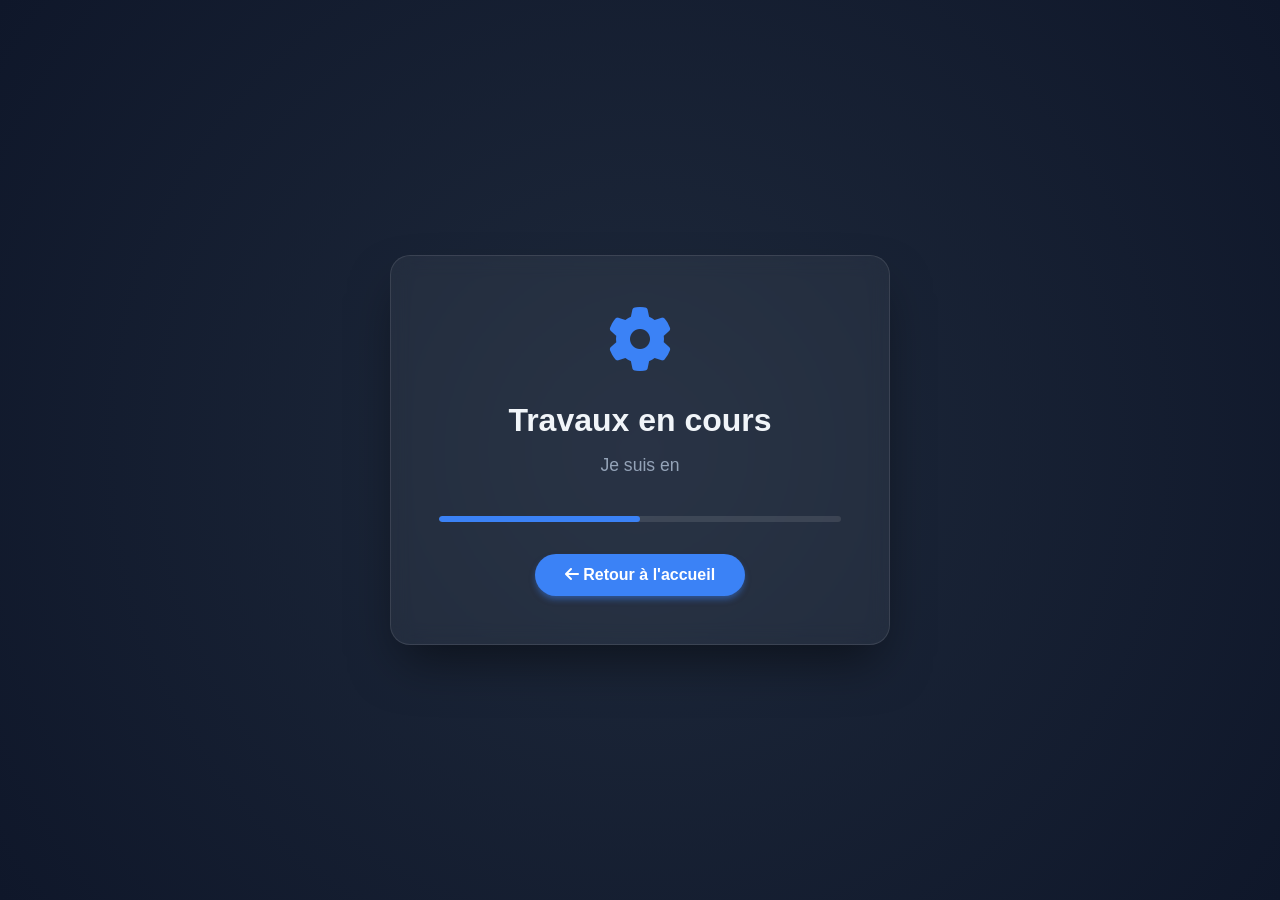
<file: en cours.html>
<!DOCTYPE html>
<html lang="fr">
<head>
    <meta charset="UTF-8">
    <meta name="viewport" content="width=device-width, initial-scale=1.0">
    <title>Page en Construction | Portfolio</title>
    <link rel="stylesheet" href="https://cdnjs.cloudflare.com/ajax/libs/font-awesome/6.5.1/css/all.min.css">
    
    <style>
        /* --- 1. CSS (Le Style) --- */
        :root {
            --bg-color: #0f172a;       /* Fond sombre (Bleu nuit) */
            --accent-color: #3b82f6;   /* Bleu électrique */
            --text-color: #f1f5f9;     /* Blanc cassé */
            --glass-bg: rgba(255, 255, 255, 0.05); /* Effet verre */
        }

        * {
            margin: 0;
            padding: 0;
            box-sizing: border-box;
            font-family: 'Segoe UI', Tahoma, Geneva, Verdana, sans-serif;
        }

        body {
            height: 100vh;
            background-color: var(--bg-color);
            background-image: radial-gradient(circle at 50% 50%, #1e293b 0%, #0f172a 100%);
            display: flex;
            justify-content: center;
            align-items: center;
            color: var(--text-color);
            overflow: hidden;
        }

        /* La carte centrale */
        .container {
            text-align: center;
            background: var(--glass-bg);
            padding: 3rem;
            border-radius: 20px;
            backdrop-filter: blur(10px); /* Flou d'arrière-plan */
            border: 1px solid rgba(255, 255, 255, 0.1);
            box-shadow: 0 25px 50px -12px rgba(0, 0, 0, 0.5);
            max-width: 500px;
            width: 90%;
            animation: float 6s ease-in-out infinite;
        }

        /* L'icône animée (Engrenages) */
        .icon-box {
            font-size: 4rem;
            color: var(--accent-color);
            margin-bottom: 1.5rem;
            position: relative;
            display: inline-block;
        }

        .fa-gear {
            animation: spin 4s linear infinite;
        }

        /* Titre */
        h1 {
            font-size: 2rem;
            margin-bottom: 1rem;
            font-weight: 700;
        }

        /* Texte avec effet machine à écrire */
        #typing-text {
            font-size: 1.1rem;
            color: #94a3b8; /* Gris clair */
            min-height: 1.6em; /* Empêche le saut de ligne */
            margin-bottom: 2rem;
        }

        /* Barre de progression stylée */
        .progress-bar {
            width: 100%;
            height: 6px;
            background: rgba(255, 255, 255, 0.1);
            border-radius: 10px;
            overflow: hidden;
            margin-bottom: 2rem;
        }

        .progress-fill {
            height: 100%;
            width: 50%;
            background: var(--accent-color);
            border-radius: 10px;
            animation: loading 2s ease-in-out infinite;
        }

        /* Bouton de retour */
        .btn-home {
            display: inline-block;
            padding: 12px 30px;
            background: var(--accent-color);
            color: white;
            text-decoration: none;
            border-radius: 50px;
            font-weight: 600;
            transition: all 0.3s ease;
            box-shadow: 0 4px 6px -1px rgba(59, 130, 246, 0.5);
        }

        .btn-home:hover {
            background: #2563eb;
            transform: translateY(-2px);
            box-shadow: 0 10px 15px -3px rgba(59, 130, 246, 0.6);
        }

        /* --- ANIMATIONS (Keyframes) --- */
        @keyframes spin {
            100% { transform: rotate(360deg); }
        }

        @keyframes loading {
            0% { width: 0%; margin-left: 0; }
            50% { width: 70%; margin-left: 30%; }
            100% { width: 0%; margin-left: 100%; }
        }

        @keyframes float {
            0% { transform: translateY(0px); }
            50% { transform: translateY(-10px); }
            100% { transform: translateY(0px); }
        }
    </style>
</head>
<body>

    <div class="container">
        <div class="icon-box">
            <i class="fa-solid fa-gear"></i>
        </div>

        <h1>Travaux en cours</h1>

        <p id="typing-text"></p>

        <div class="progress-bar">
            <div class="progress-fill"></div>
        </div>

        <a href="index.html" class="btn-home">
            <i class="fa-solid fa-arrow-left"></i> Retour à l'accueil
        </a>
    </div>

    <script>
        /* --- 2. JAVASCRIPT (L'Animation du texte) --- */
        
        // Les phrases qui vont s'afficher tour à tour
        const phrases = [
            "Je suis en train de coder cette page...",
            "Mise en place du design...",
            "Correction des derniers bugs...",
            "Préparez-vous, ça arrive bientôt !"
        ];

        let currentPhraseIndex = 0;
        let charIndex = 0;
        let isDeleting = false;
        const typingSpeed = 100; // Vitesse d'écriture
        const deletingSpeed = 50; // Vitesse d'effacement
        const pauseTime = 1500; // Pause une fois la phrase écrite

        const typingElement = document.getElementById("typing-text");

        function typeEffect() {
            const currentPhrase = phrases[currentPhraseIndex];

            if (isDeleting) {
                // On efface
                typingElement.textContent = currentPhrase.substring(0, charIndex - 1);
                charIndex--;
            } else {
                // On écrit
                typingElement.textContent = currentPhrase.substring(0, charIndex + 1);
                charIndex++;
            }

            // Gestion de la vitesse et des états
            let typeSpeed = isDeleting ? deletingSpeed : typingSpeed;

            if (!isDeleting && charIndex === currentPhrase.length) {
                // Phrase terminée, on attend un peu
                typeSpeed = pauseTime;
                isDeleting = true;
            } else if (isDeleting && charIndex === 0) {
                // Effacement terminé, on passe à la phrase suivante
                isDeleting = false;
                currentPhraseIndex = (currentPhraseIndex + 1) % phrases.length;
            }

            setTimeout(typeEffect, typeSpeed);
        }

        // Lancer l'animation au chargement
        document.addEventListener('DOMContentLoaded', typeEffect);
    </script>

</body>
</html>
</file>
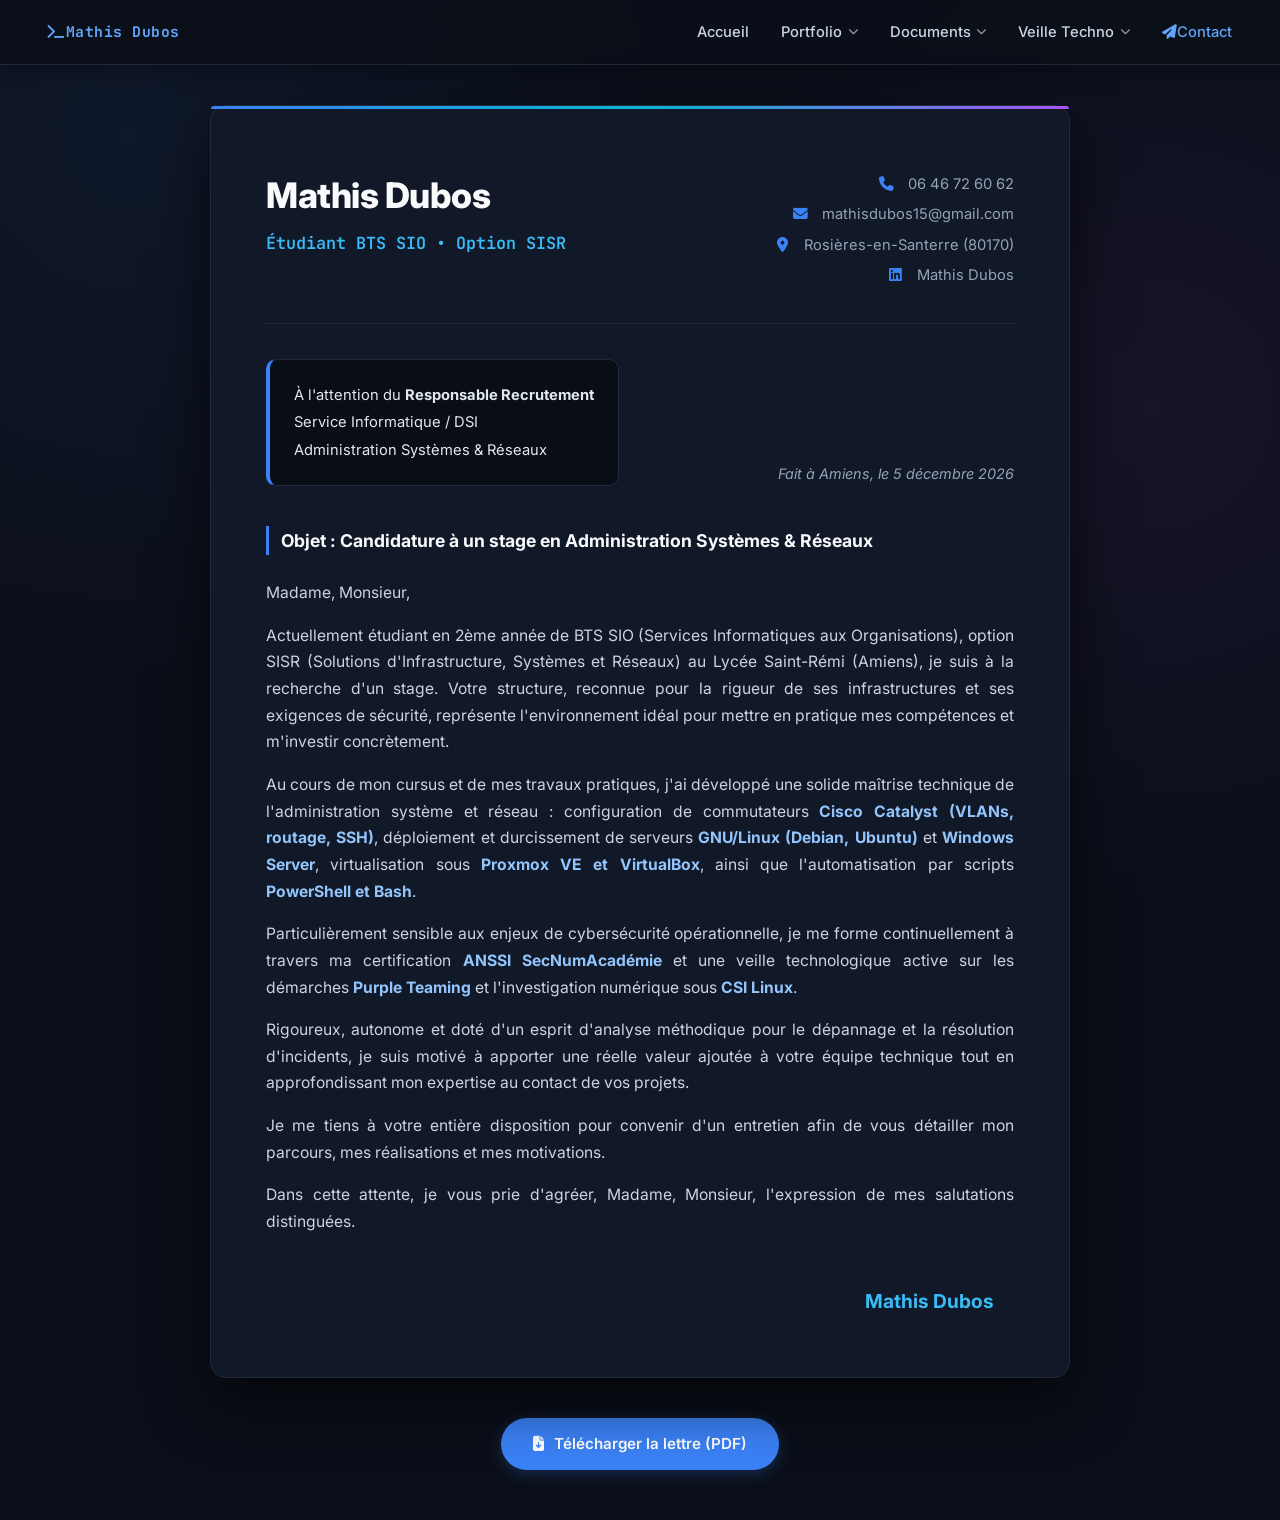
<file: lettre de motivation.html>
<!DOCTYPE html>
<html lang="fr">
<head>
    <meta charset="UTF-8">
    <meta name="viewport" content="width=device-width, initial-scale=1.0">
    <title>Lettre de Motivation | Mathis Dubos</title>
    <link rel="stylesheet" href="https://cdnjs.cloudflare.com/ajax/libs/font-awesome/6.5.1/css/all.min.css">
    <script src="https://code.jquery.com/jquery-3.6.0.min.js"></script>
    <link rel="stylesheet" href="CSS/lettre de motivation.css">
</head>
<body>
    <!-- Menu -->
    <div id="nav-container"></div>

    <div class="paper">
        
        <header>
            <div class="my-info">
                <h1>Mathis Dubos</h1>
                <h2>Étudiant BTS SIO • Option SISR</h2>
            </div>
            <div class="contact-info">
                <p><i class="fa-solid fa-phone"></i> 06 46 72 60 62</p>
                <p><i class="fa-solid fa-envelope"></i> mathisdubos15@gmail.com</p>
                <p><i class="fa-solid fa-location-dot"></i> Rosières-en-Santerre (80170)</p>
                <p><i class="fa-brands fa-linkedin"></i> Mathis Dubos</p>
            </div>
        </header>

        <div class="recipient-section">
            <div class="company-info">
                <p>À l'attention du <strong>Responsable Recrutement</strong></p>
                <p>Service Informatique / DSI</p>
                <p>Administration Systèmes & Réseaux</p>
            </div>
            <div class="date">
                <p>Fait à Amiens, le <span id="current-date"></span></p>
            </div>
        </div>

        <div class="content">
            <div class="subject">
                Objet : Candidature à un stage en Administration Systèmes & Réseaux
            </div>

            <p>Madame, Monsieur,</p>

            <p>
                Actuellement étudiant en 2ème année de BTS SIO (Services Informatiques aux Organisations), option SISR (Solutions d'Infrastructure, Systèmes et Réseaux) au Lycée Saint-Rémi (Amiens), je suis à la recherche d'un stage. Votre structure, reconnue pour la rigueur de ses infrastructures et ses exigences de sécurité, représente l'environnement idéal pour mettre en pratique mes compétences et m'investir concrètement.
            </p>

            <p>
                Au cours de mon cursus et de mes travaux pratiques, j'ai développé une solide maîtrise technique de l'administration système et réseau : configuration de commutateurs <strong>Cisco Catalyst (VLANs, routage, SSH)</strong>, déploiement et durcissement de serveurs <strong>GNU/Linux (Debian, Ubuntu)</strong> et <strong>Windows Server</strong>, virtualisation sous <strong>Proxmox VE et VirtualBox</strong>, ainsi que l'automatisation par scripts <strong>PowerShell et Bash</strong>.
            </p>

            <p>
                Particulièrement sensible aux enjeux de cybersécurité opérationnelle, je me forme continuellement à travers ma certification <strong>ANSSI SecNumAcadémie</strong> et une veille technologique active sur les démarches <strong>Purple Teaming</strong> et l'investigation numérique sous <strong>CSI Linux</strong>.
            </p>

            <p>
                Rigoureux, autonome et doté d'un esprit d'analyse méthodique pour le dépannage et la résolution d'incidents, je suis motivé à apporter une réelle valeur ajoutée à votre équipe technique tout en approfondissant mon expertise au contact de vos projets.
            </p>

            <p>
                Je me tiens à votre entière disposition pour convenir d'un entretien afin de vous détailler mon parcours, mes réalisations et mes motivations.
            </p>

            <p>
                Dans cette attente, je vous prie d'agréer, Madame, Monsieur, l'expression de mes salutations distinguées.
            </p>
        </div>

        <div class="signature">
            <p>Mathis Dubos</p>
        </div>

    </div>

    <div class="actions">
        <a href="Assets/fichier pdf/Lettre_De_Motivation_Dubos_Mathis.pdf" download="Lettre_Motivation_Mathis_Dubos.pdf" class="btn-download">
            <i class="fa-solid fa-file-arrow-down"></i>
            <span>Télécharger la lettre (PDF)</span>
        </a>
    </div>

    <script>
        const dateElement = document.getElementById('current-date');
        if (dateElement) {
            const today = new Date();
            const options = { day: 'numeric', month: 'long', year: 'numeric' };
            dateElement.textContent = today.toLocaleDateString('fr-FR', options);
        }
    </script>
    <script src="JS/load-nav.js"></script>
    <script src="JS/lettre de motivation.js"></script>
</body>
</html>
</file>
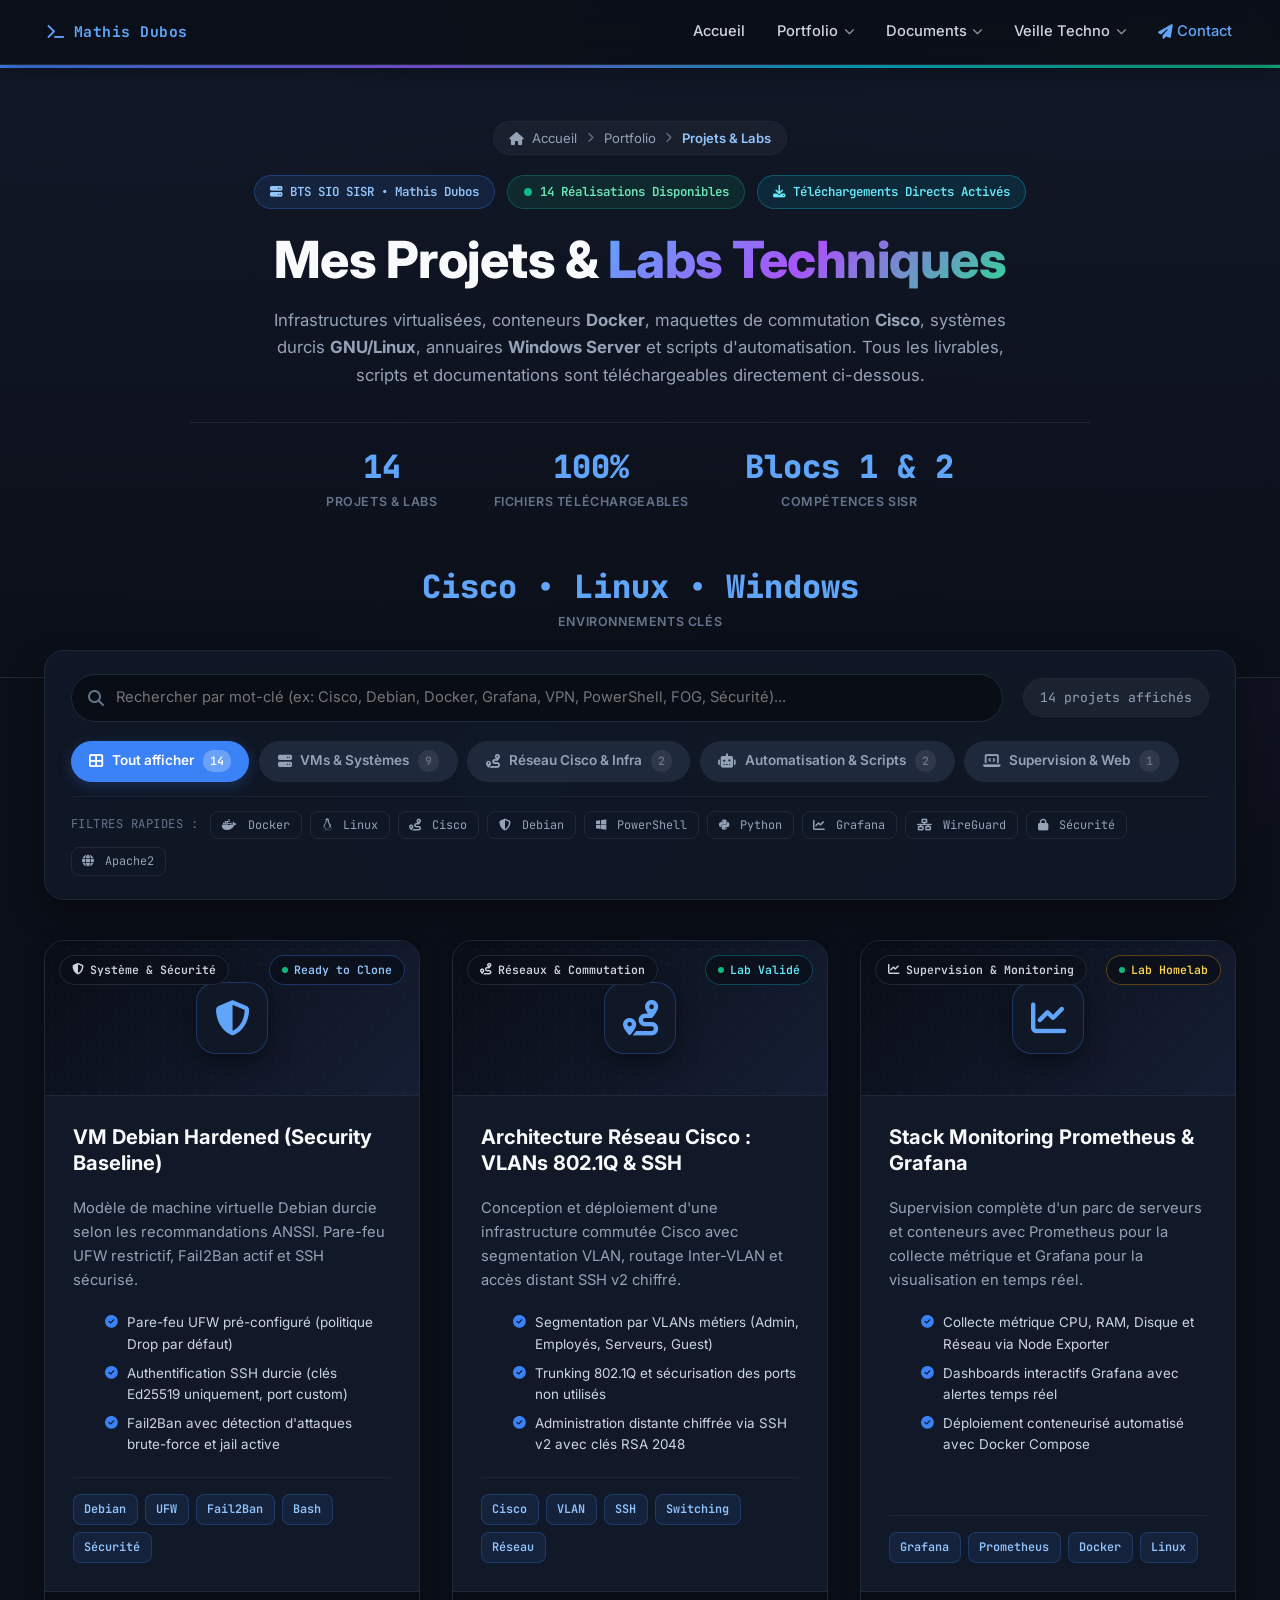
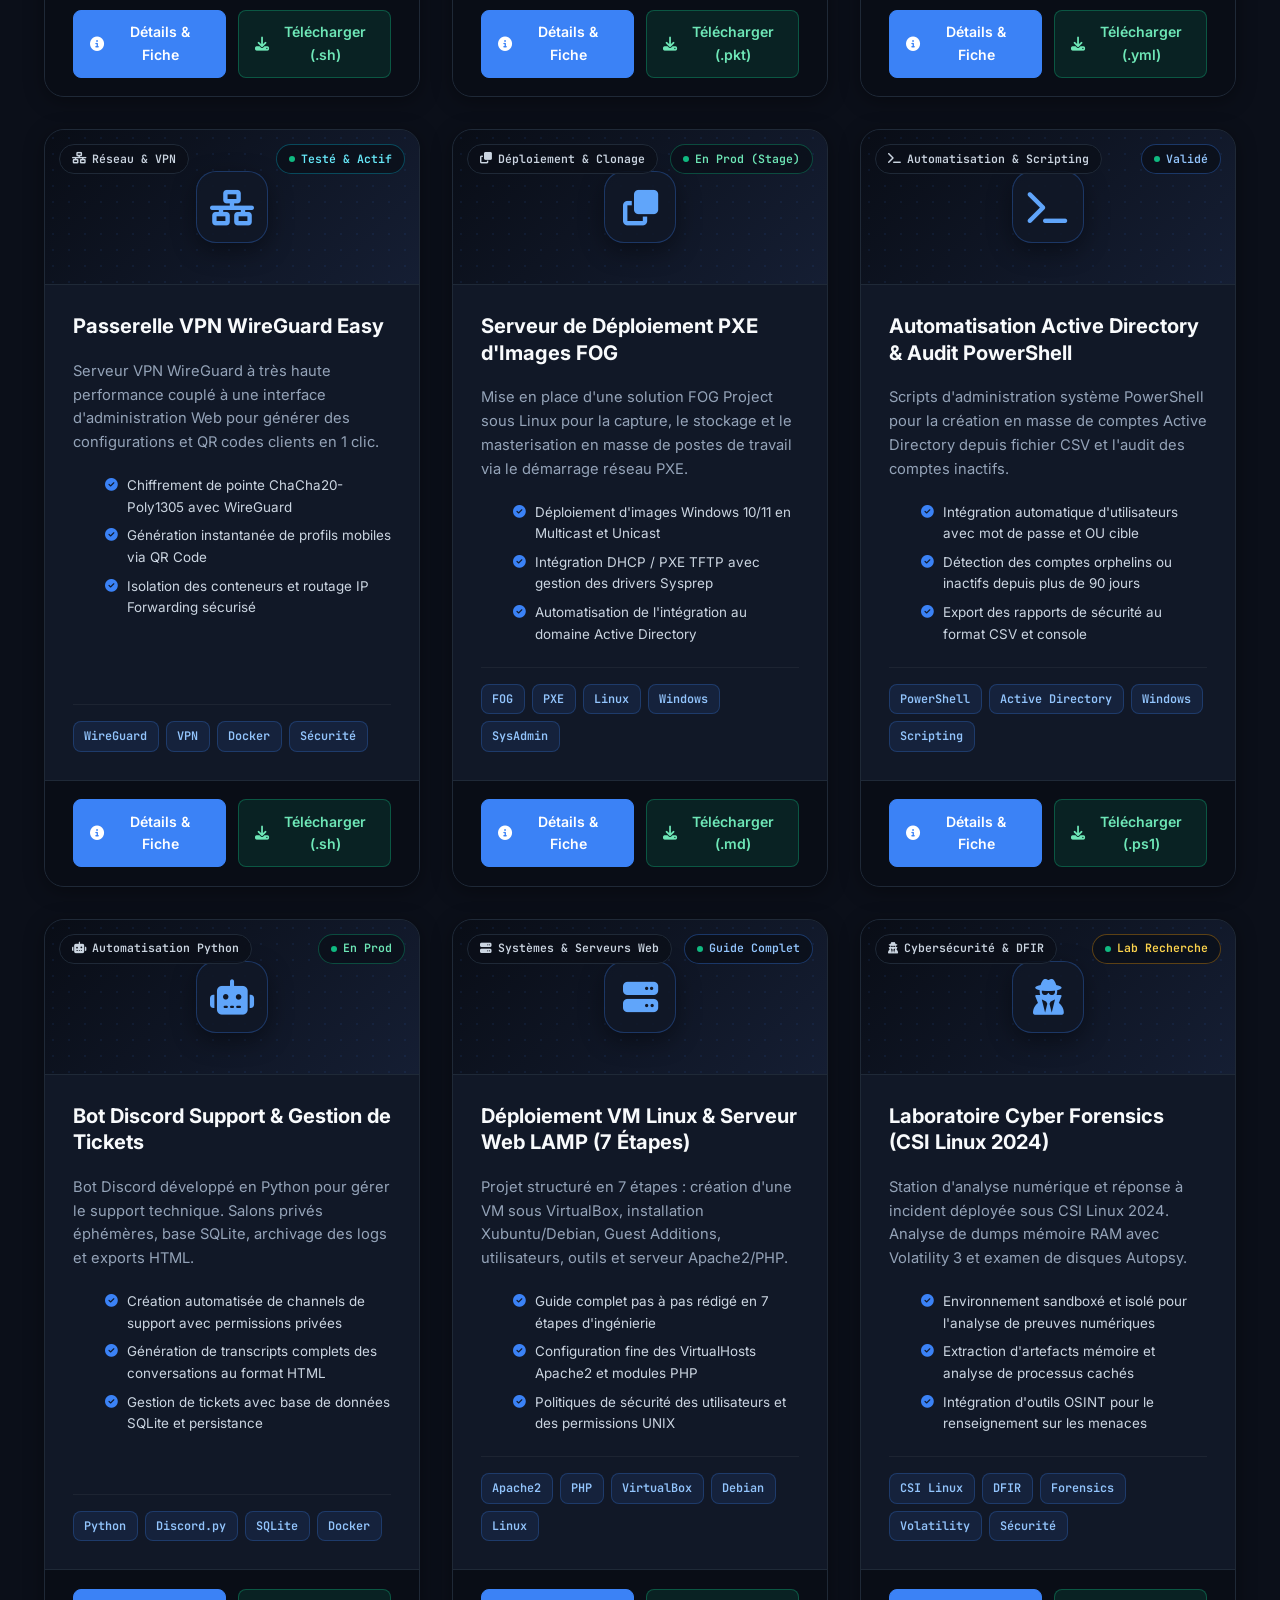
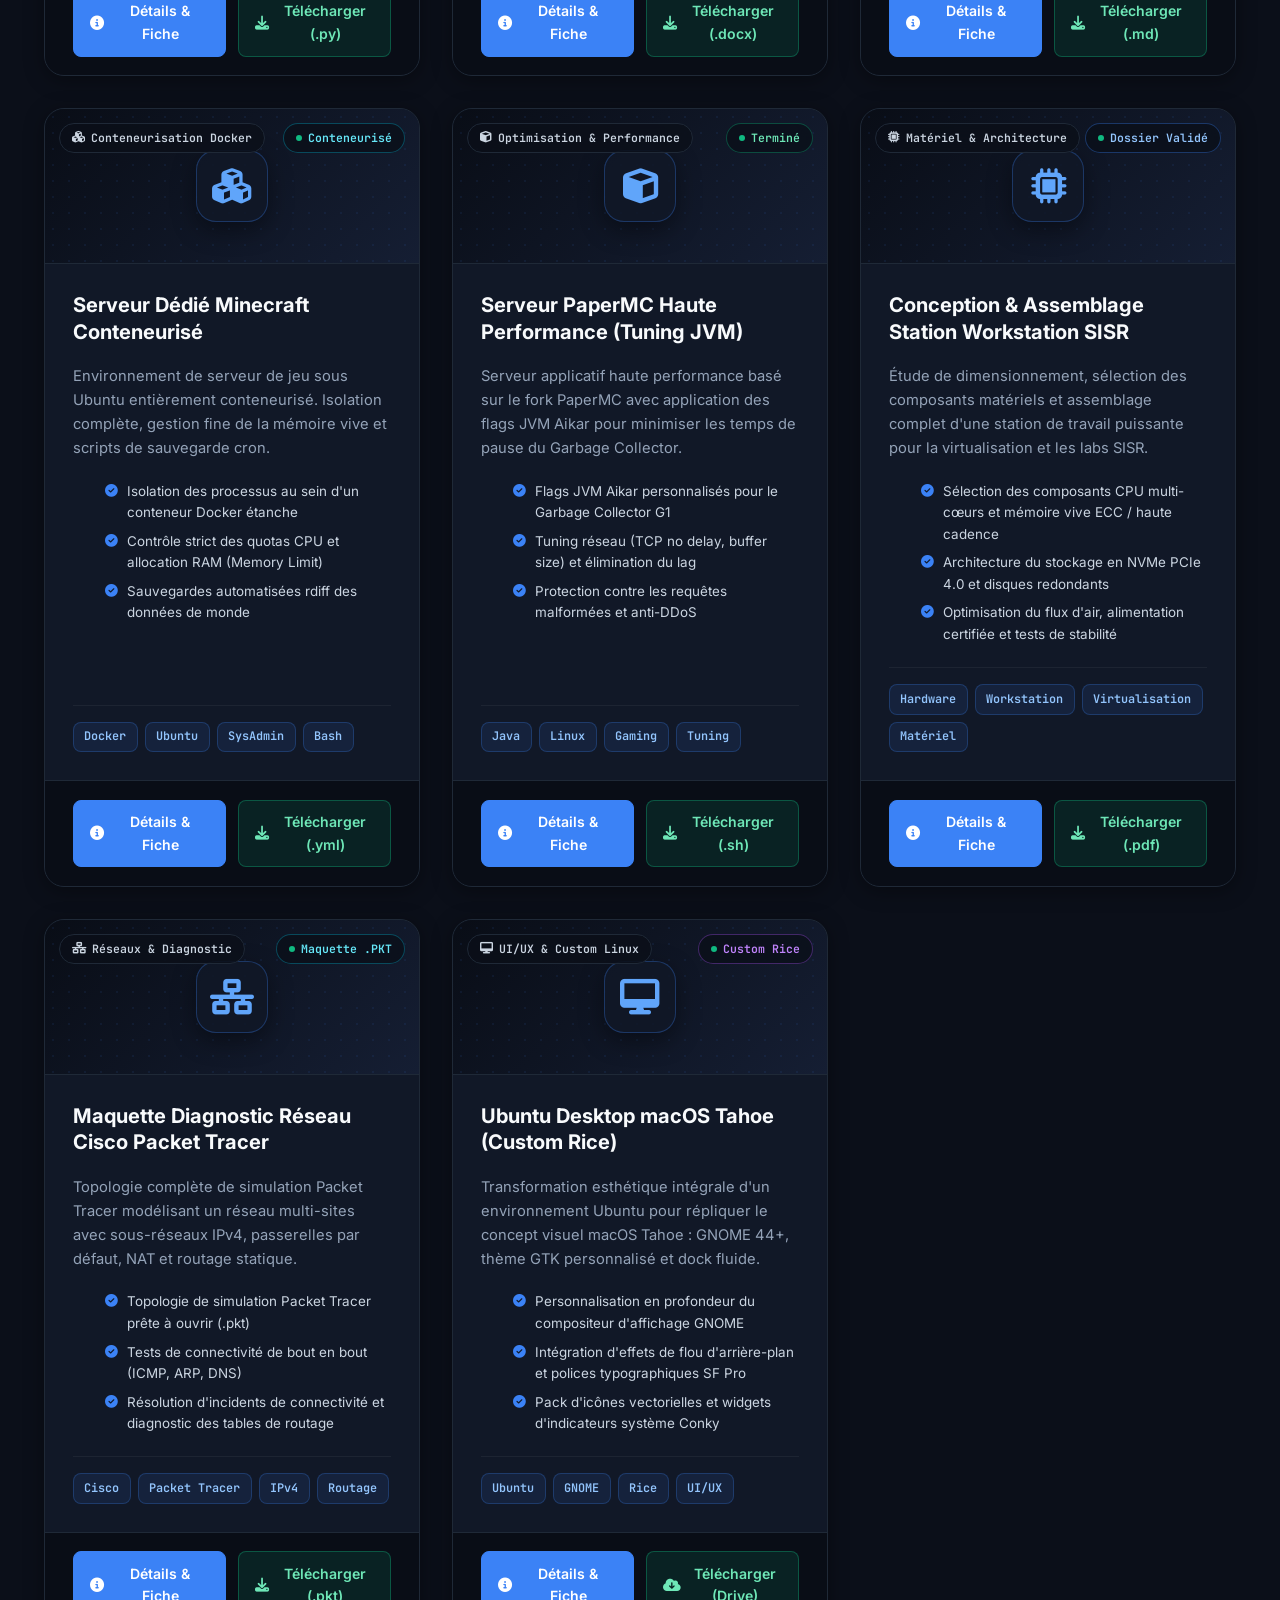
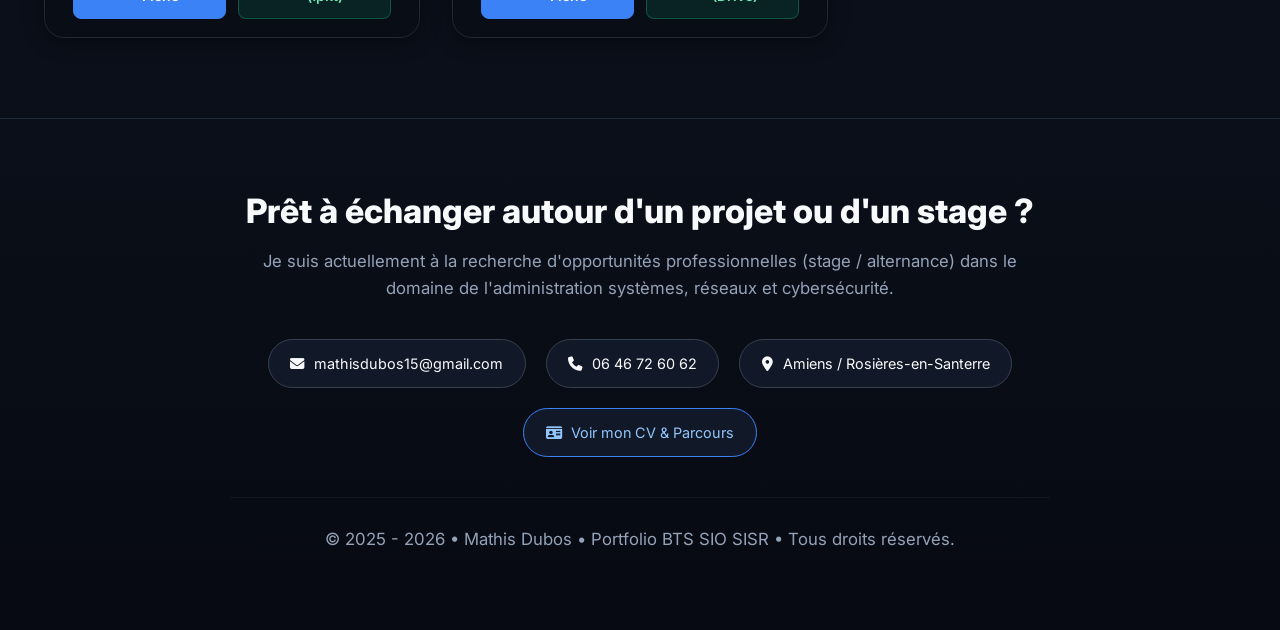
<file: projet.html>
<!DOCTYPE html>
<html lang="fr">
<head>
    <meta charset="UTF-8">
    <meta name="viewport" content="width=device-width, initial-scale=1.0">
    <title>Mes Projets & Labs Techniques | Mathis Dubos • BTS SIO SISR</title>
    <meta name="description" content="Découvrez les réalisations, architectures de virtualisation, conteneurs Docker, scripts d'automatisation et maquettes Cisco téléchargeables de Mathis Dubos en BTS SIO SISR.">
    
    <!-- Bibliothèques & Polices -->
    <script src="https://code.jquery.com/jquery-3.6.0.min.js"></script>
    <link href="https://cdn.jsdelivr.net/npm/bootstrap@5.3.8/dist/css/bootstrap.min.css" rel="stylesheet">
    <link rel="stylesheet" href="https://cdnjs.cloudflare.com/ajax/libs/font-awesome/6.5.1/css/all.min.css">
    
    <!-- Feuille de styles Projets & Labs (Thème Sombre Professionnel) -->
    <link rel="stylesheet" href="CSS/projet.css">
</head>
<body>

    <!-- Barre de Navigation Globale (Chargée dynamiquement ou intégrée par défaut) -->
    <div id="nav-container">
        <!-- Fallback Navigation -->
        <nav>
            <ul class="menu-left">
              <li><a href="index.html" class="nav-brand"><i class="fas fa-terminal me-2"></i>Mathis Dubos</a></li>
            </ul>
            <ul class="menu-right">
              <li><a href="index.html">Accueil</a></li>
              <li>
                <a href="#">Portfolio <i class="fas fa-chevron-down nav-arrow"></i></a>
                <ul>
                  <li><a href="TP.html"><i class="fas fa-layer-group me-2"></i>TPs & Labs</a></li>
                  <li><a href="projet.html"><i class="fas fa-server me-2"></i>Projets</a></li>
                  <li><a href="Stage sio1.html"><i class="fas fa-briefcase me-2"></i>Stage SIO 1</a></li>
                  <li><a href="Stage sio2.html"><i class="fas fa-building me-2"></i>Stage SIO 2</a></li>
                  <li><a href="obsidian.html"><i class="fa-solid fa-book-bookmark me-2"></i>Notes Obsidian</a></li>
                </ul>
              </li>
              <li>
                <a href="#">Documents <i class="fas fa-chevron-down nav-arrow"></i></a>
                <ul>
                  <li><a href="cv.html"><i class="fas fa-id-card me-2"></i>CV</a></li>
                  <li><a href="lettre de motivation.html"><i class="fas fa-envelope-open-text me-2"></i>Lettre de Motivation</a></li>
                  <li><a href="Convention sio1.html"><i class="fas fa-file-contract me-2"></i>Convention SIO 1</a></li>
                  <li><a href="convention sio2.html"><i class="fas fa-file-signature me-2"></i>Convention SIO 2</a></li>
                </ul>
              </li>
              <li>
                <a href="#">Veille Techno <i class="fas fa-chevron-down nav-arrow"></i></a>
                <ul>
                  <li><a href="theme1.html"><i class="fas fa-shield-halved me-2"></i>Thème 1 : Purple Team & CSI</a></li>
                  <li><a href="theme2.html"><i class="fa-solid fa-infinity me-2"></i>Thème 2 : DevOps (Docker, K8s, Ansible)</a></li>
                </ul>
              </li>
              <li><a href="contact.html" class="nav-contact-btn"><i class="fas fa-paper-plane me-1"></i> Contact</a></li>
            </ul>
        </nav>
    </div>

    <!-- ================= HAUT DE PAGE : HERO BANNER ================= -->
    <header class="hero-projects">
        <div class="hero-inner">
            
            <!-- Fil d'Ariane -->
            <div class="hero-breadcrumb">
                <a href="index.html"><i class="fas fa-home me-1"></i> Accueil</a>
                <i class="fas fa-chevron-right breadcrumb-sep"></i>
                <a href="#">Portfolio</a>
                <i class="fas fa-chevron-right breadcrumb-sep"></i>
                <span class="active">Projets & Labs</span>
            </div>

            <!-- Badges de Statut -->
            <div class="hero-badges-wrapper">
                <span class="hero-pill">
                    <i class="fas fa-server"></i> BTS SIO SISR • Mathis Dubos
                </span>
                <span class="hero-pill live-status">
                    <span class="pulse-dot"></span> 14 Réalisations Disponibles
                </span>
                <span class="hero-pill dl-ready">
                    <i class="fas fa-download"></i> Téléchargements Directs Activés
                </span>
            </div>

            <!-- Titre & Sous-titre -->
            <h1>Mes Projets & <span class="gradient-title">Labs Techniques</span></h1>
            
            <p class="hero-description">
                Infrastructures virtualisées, conteneurs <strong>Docker</strong>, maquettes de commutation <strong>Cisco</strong>, 
                systèmes durcis <strong>GNU/Linux</strong>, annuaires <strong>Windows Server</strong> et scripts d'automatisation. 
                Tous les livrables, scripts et documentations sont téléchargeables directement ci-dessous.
            </p>

            <!-- Barre de Métriques Clés Épurée -->
            <div class="hero-stats-bar">
                <div class="stat-box">
                    <span class="stat-num" id="stat-total-projects">14</span>
                    <span class="stat-desc">Projets & Labs</span>
                </div>
                <div class="stat-box">
                    <span class="stat-num">100%</span>
                    <span class="stat-desc">Fichiers Téléchargeables</span>
                </div>
                <div class="stat-box">
                    <span class="stat-num">Blocs 1 & 2</span>
                    <span class="stat-desc">Compétences SISR</span>
                </div>
                <div class="stat-box">
                    <span class="stat-num">Cisco • Linux • Windows</span>
                    <span class="stat-desc">Environnements Clés</span>
                </div>
            </div>

        </div>
    </header>

    <!-- ================= BARRE DE RECHERCHE & FILTRES INTERACTIFS ================= -->
    <section class="controls-wrapper">
        <div class="controls-card">
            
            <div class="search-and-meta-row">
                <div class="search-input-box">
                    <i class="fas fa-search search-icon"></i>
                    <input type="text" id="search-projects-input" placeholder="Rechercher par mot-clé (ex: Cisco, Debian, Docker, Grafana, VPN, PowerShell, FOG, Sécurité)..." autocomplete="off">
                    <button class="clear-search-btn" id="clear-search-btn" title="Effacer la recherche">
                        <i class="fas fa-times"></i>
                    </button>
                </div>
                <span class="results-counter-badge" id="results-counter-badge">14 projets affichés</span>
            </div>

            <!-- Onglets de Catégories -->
            <div class="category-tabs-row">
                <button class="category-tab-btn active" data-category="all">
                    <i class="fas fa-th-large"></i> Tout afficher <span class="tab-count">14</span>
                </button>
                <button class="category-tab-btn" data-category="vm">
                    <i class="fas fa-server"></i> VMs & Systèmes <span class="tab-count">7</span>
                </button>
                <button class="category-tab-btn" data-category="network">
                    <i class="fas fa-route"></i> Réseau Cisco & Infra <span class="tab-count">2</span>
                </button>
                <button class="category-tab-btn" data-category="bot">
                    <i class="fas fa-robot"></i> Automatisation & Scripts <span class="tab-count">3</span>
                </button>
                <button class="category-tab-btn" data-category="app">
                    <i class="fas fa-laptop-code"></i> Supervision & Web <span class="tab-count">2</span>
                </button>
            </div>

            <!-- Filtres rapides par technologies -->
            <div class="tech-pills-row">
                <span class="tech-filter-label">Filtres Rapides :</span>
                <button class="tech-filter-chip" data-tag="Docker"><i class="fab fa-docker me-1"></i> Docker</button>
                <button class="tech-filter-chip" data-tag="Linux"><i class="fab fa-linux me-1"></i> Linux</button>
                <button class="tech-filter-chip" data-tag="Cisco"><i class="fas fa-route me-1"></i> Cisco</button>
                <button class="tech-filter-chip" data-tag="Debian"><i class="fas fa-shield-alt me-1"></i> Debian</button>
                <button class="tech-filter-chip" data-tag="PowerShell"><i class="fab fa-windows me-1"></i> PowerShell</button>
                <button class="tech-filter-chip" data-tag="Python"><i class="fab fa-python me-1"></i> Python</button>
                <button class="tech-filter-chip" data-tag="Grafana"><i class="fas fa-chart-line me-1"></i> Grafana</button>
                <button class="tech-filter-chip" data-tag="WireGuard"><i class="fas fa-network-wired me-1"></i> WireGuard</button>
                <button class="tech-filter-chip" data-tag="Sécurité"><i class="fas fa-lock me-1"></i> Sécurité</button>
                <button class="tech-filter-chip" data-tag="Apache2"><i class="fas fa-globe me-1"></i> Apache2</button>
            </div>

        </div>
    </section>

    <!-- ================= GRILLE PRINCIPALE DES PROJETS & TÉLÉCHARGEMENTS ================= -->
    <main class="projects-container">
        
        <div class="gallery-grid" id="gallery">

            <!-- 1. VM Debian Hardened -->
            <article class="project-card" data-id="debian-hardened" data-category="vm" data-tags="Debian UFW Fail2Ban Bash Sécurité Linux">
                <div class="card-header-banner">
                    <div class="header-pattern-bg"></div>
                    <span class="category-indicator"><i class="fas fa-shield-halved"></i> Système & Sécurité</span>
                    <span class="status-badge-custom ready">
                        <span class="pulse-dot" style="width:6px; height:6px;"></span> Ready to Clone
                    </span>
                    <div class="card-icon-container">
                        <i class="fas fa-shield-halved"></i>
                    </div>
                </div>
                <div class="card-content">
                    <div class="card-title-group">
                        <h3>VM Debian Hardened (Security Baseline)</h3>
                    </div>
                    <p class="card-desc-text">Modèle de machine virtuelle Debian durcie selon les recommandations ANSSI. Pare-feu UFW restrictif, Fail2Ban actif et SSH sécurisé.</p>
                    <ul class="card-highlights">
                        <li><i class="fas fa-check-circle"></i> <span>Pare-feu UFW pré-configuré (politique Drop par défaut)</span></li>
                        <li><i class="fas fa-check-circle"></i> <span>Authentification SSH durcie (clés Ed25519 uniquement, port custom)</span></li>
                        <li><i class="fas fa-check-circle"></i> <span>Fail2Ban avec détection d'attaques brute-force et jail active</span></li>
                    </ul>
                    <div class="card-tags-list">
                        <span class="tech-tag-badge">Debian</span>
                        <span class="tech-tag-badge">UFW</span>
                        <span class="tech-tag-badge">Fail2Ban</span>
                        <span class="tech-tag-badge">Bash</span>
                        <span class="tech-tag-badge">Sécurité</span>
                    </div>
                </div>
                <div class="card-actions-footer">
                    <button class="btn-custom btn-primary-action btn-open-modal" data-id="debian-hardened">
                        <i class="fas fa-circle-info"></i> Détails & Fiche
                    </button>
                    <a href="Assets/projets/debian_hardened_setup.sh" download="debian_hardened_setup.sh" class="btn-custom btn-download-action">
                        <i class="fas fa-download"></i> Télécharger (.sh)
                    </a>
                </div>
            </article>

            <!-- 2. Cisco VLANs & SSH -->
            <article class="project-card" data-id="cisco-vlan-ssh" data-category="network" data-tags="Cisco VLAN SSH Switching Réseau 802.1Q">
                <div class="card-header-banner">
                    <div class="header-pattern-bg"></div>
                    <span class="category-indicator"><i class="fas fa-route"></i> Réseaux & Commutation</span>
                    <span class="status-badge-custom tested">
                        <span class="pulse-dot" style="width:6px; height:6px;"></span> Lab Validé
                    </span>
                    <div class="card-icon-container">
                        <i class="fas fa-route"></i>
                    </div>
                </div>
                <div class="card-content">
                    <div class="card-title-group">
                        <h3>Architecture Réseau Cisco : VLANs 802.1Q & SSH</h3>
                    </div>
                    <p class="card-desc-text">Conception et déploiement d'une infrastructure commutée Cisco avec segmentation VLAN, routage Inter-VLAN et accès distant SSH v2 chiffré.</p>
                    <ul class="card-highlights">
                        <li><i class="fas fa-check-circle"></i> <span>Segmentation par VLANs métiers (Admin, Employés, Serveurs, Guest)</span></li>
                        <li><i class="fas fa-check-circle"></i> <span>Trunking 802.1Q et sécurisation des ports non utilisés</span></li>
                        <li><i class="fas fa-check-circle"></i> <span>Administration distante chiffrée via SSH v2 avec clés RSA 2048</span></li>
                    </ul>
                    <div class="card-tags-list">
                        <span class="tech-tag-badge">Cisco</span>
                        <span class="tech-tag-badge">VLAN</span>
                        <span class="tech-tag-badge">SSH</span>
                        <span class="tech-tag-badge">Switching</span>
                        <span class="tech-tag-badge">Réseau</span>
                    </div>
                </div>
                <div class="card-actions-footer">
                    <button class="btn-custom btn-primary-action btn-open-modal" data-id="cisco-vlan-ssh">
                        <i class="fas fa-circle-info"></i> Détails & Fiche
                    </button>
                    <a href="Assets/fichier pdf/2ème anné/lab1_fondation_vlan_ssh_packet_tracer.pkt" download="lab1_fondation_vlan_ssh_packet_tracer.pkt" class="btn-custom btn-download-action">
                        <i class="fas fa-download"></i> Télécharger (.pkt)
                    </a>
                </div>
            </article>

            <!-- 3. Stack Monitoring -->
            <article class="project-card" data-id="monitoring-stack" data-category="app" data-tags="Grafana Prometheus Docker NodeExporter Linux">
                <div class="card-header-banner">
                    <div class="header-pattern-bg"></div>
                    <span class="category-indicator"><i class="fas fa-chart-line"></i> Supervision & Monitoring</span>
                    <span class="status-badge-custom lab">
                        <span class="pulse-dot" style="width:6px; height:6px;"></span> Lab Homelab
                    </span>
                    <div class="card-icon-container">
                        <i class="fas fa-chart-line"></i>
                    </div>
                </div>
                <div class="card-content">
                    <div class="card-title-group">
                        <h3>Stack Monitoring Prometheus & Grafana</h3>
                    </div>
                    <p class="card-desc-text">Supervision complète d'un parc de serveurs et conteneurs avec Prometheus pour la collecte métrique et Grafana pour la visualisation en temps réel.</p>
                    <ul class="card-highlights">
                        <li><i class="fas fa-check-circle"></i> <span>Collecte métrique CPU, RAM, Disque et Réseau via Node Exporter</span></li>
                        <li><i class="fas fa-check-circle"></i> <span>Dashboards interactifs Grafana avec alertes temps réel</span></li>
                        <li><i class="fas fa-check-circle"></i> <span>Déploiement conteneurisé automatisé avec Docker Compose</span></li>
                    </ul>
                    <div class="card-tags-list">
                        <span class="tech-tag-badge">Grafana</span>
                        <span class="tech-tag-badge">Prometheus</span>
                        <span class="tech-tag-badge">Docker</span>
                        <span class="tech-tag-badge">Linux</span>
                    </div>
                </div>
                <div class="card-actions-footer">
                    <button class="btn-custom btn-primary-action btn-open-modal" data-id="monitoring-stack">
                        <i class="fas fa-circle-info"></i> Détails & Fiche
                    </button>
                    <a href="Assets/projets/docker_monitoring_stack.yml" download="docker_monitoring_stack.yml" class="btn-custom btn-download-action">
                        <i class="fas fa-download"></i> Télécharger (.yml)
                    </a>
                </div>
            </article>

            <!-- 4. Passerelle WireGuard Easy -->
            <article class="project-card" data-id="wireguard-easy" data-category="vm" data-tags="WireGuard VPN Docker Réseau Sécurité Web UI">
                <div class="card-header-banner">
                    <div class="header-pattern-bg"></div>
                    <span class="category-indicator"><i class="fas fa-network-wired"></i> Réseau & VPN</span>
                    <span class="status-badge-custom tested">
                        <span class="pulse-dot" style="width:6px; height:6px;"></span> Testé & Actif
                    </span>
                    <div class="card-icon-container">
                        <i class="fas fa-network-wired"></i>
                    </div>
                </div>
                <div class="card-content">
                    <div class="card-title-group">
                        <h3>Passerelle VPN WireGuard Easy</h3>
                    </div>
                    <p class="card-desc-text">Serveur VPN WireGuard à très haute performance couplé à une interface d'administration Web pour générer des configurations et QR codes clients en 1 clic.</p>
                    <ul class="card-highlights">
                        <li><i class="fas fa-check-circle"></i> <span>Chiffrement de pointe ChaCha20-Poly1305 avec WireGuard</span></li>
                        <li><i class="fas fa-check-circle"></i> <span>Génération instantanée de profils mobiles via QR Code</span></li>
                        <li><i class="fas fa-check-circle"></i> <span>Isolation des conteneurs et routage IP Forwarding sécurisé</span></li>
                    </ul>
                    <div class="card-tags-list">
                        <span class="tech-tag-badge">WireGuard</span>
                        <span class="tech-tag-badge">VPN</span>
                        <span class="tech-tag-badge">Docker</span>
                        <span class="tech-tag-badge">Sécurité</span>
                    </div>
                </div>
                <div class="card-actions-footer">
                    <button class="btn-custom btn-primary-action btn-open-modal" data-id="wireguard-easy">
                        <i class="fas fa-circle-info"></i> Détails & Fiche
                    </button>
                    <a href="Assets/projets/wireguard_easy_docker.sh" download="wireguard_easy_docker.sh" class="btn-custom btn-download-action">
                        <i class="fas fa-download"></i> Télécharger (.sh)
                    </a>
                </div>
            </article>

            <!-- 5. Serveur FOG Project -->
            <article class="project-card" data-id="fog-pxe-server" data-category="vm" data-tags="FOG PXE Linux Windows Clonage SysAdmin">
                <div class="card-header-banner">
                    <div class="header-pattern-bg"></div>
                    <span class="category-indicator"><i class="fas fa-clone"></i> Déploiement & Clonage</span>
                    <span class="status-badge-custom prod">
                        <span class="pulse-dot" style="width:6px; height:6px;"></span> En Prod (Stage)
                    </span>
                    <div class="card-icon-container">
                        <i class="fas fa-clone"></i>
                    </div>
                </div>
                <div class="card-content">
                    <div class="card-title-group">
                        <h3>Serveur de Déploiement PXE d'Images FOG</h3>
                    </div>
                    <p class="card-desc-text">Mise en place d'une solution FOG Project sous Linux pour la capture, le stockage et le masterisation en masse de postes de travail via le démarrage réseau PXE.</p>
                    <ul class="card-highlights">
                        <li><i class="fas fa-check-circle"></i> <span>Déploiement d'images Windows 10/11 en Multicast et Unicast</span></li>
                        <li><i class="fas fa-check-circle"></i> <span>Intégration DHCP / PXE TFTP avec gestion des drivers Sysprep</span></li>
                        <li><i class="fas fa-check-circle"></i> <span>Automatisation de l'intégration au domaine Active Directory</span></li>
                    </ul>
                    <div class="card-tags-list">
                        <span class="tech-tag-badge">FOG</span>
                        <span class="tech-tag-badge">PXE</span>
                        <span class="tech-tag-badge">Linux</span>
                        <span class="tech-tag-badge">Windows</span>
                        <span class="tech-tag-badge">SysAdmin</span>
                    </div>
                </div>
                <div class="card-actions-footer">
                    <button class="btn-custom btn-primary-action btn-open-modal" data-id="fog-pxe-server">
                        <i class="fas fa-circle-info"></i> Détails & Fiche
                    </button>
                    <a href="02_Stage_1ère_Année/06_deploiment_d'image_système_avec_FOG.md" download="06_deploiment_d_image_systeme_avec_FOG.md" class="btn-custom btn-download-action">
                        <i class="fas fa-download"></i> Télécharger (.md)
                    </a>
                </div>
            </article>

            <!-- 6. PowerShell Active Directory -->
            <article class="project-card" data-id="ad-automation-ps" data-category="bot" data-tags="PowerShell Active Directory Windows Scripting Audit">
                <div class="card-header-banner">
                    <div class="header-pattern-bg"></div>
                    <span class="category-indicator"><i class="fas fa-terminal"></i> Automatisation & Scripting</span>
                    <span class="status-badge-custom ready">
                        <span class="pulse-dot" style="width:6px; height:6px;"></span> Validé
                    </span>
                    <div class="card-icon-container">
                        <i class="fas fa-terminal"></i>
                    </div>
                </div>
                <div class="card-content">
                    <div class="card-title-group">
                        <h3>Automatisation Active Directory & Audit PowerShell</h3>
                    </div>
                    <p class="card-desc-text">Scripts d'administration système PowerShell pour la création en masse de comptes Active Directory depuis fichier CSV et l'audit des comptes inactifs.</p>
                    <ul class="card-highlights">
                        <li><i class="fas fa-check-circle"></i> <span>Intégration automatique d'utilisateurs avec mot de passe et OU cible</span></li>
                        <li><i class="fas fa-check-circle"></i> <span>Détection des comptes orphelins ou inactifs depuis plus de 90 jours</span></li>
                        <li><i class="fas fa-check-circle"></i> <span>Export des rapports de sécurité au format CSV et console</span></li>
                    </ul>
                    <div class="card-tags-list">
                        <span class="tech-tag-badge">PowerShell</span>
                        <span class="tech-tag-badge">Active Directory</span>
                        <span class="tech-tag-badge">Windows</span>
                        <span class="tech-tag-badge">Scripting</span>
                    </div>
                </div>
                <div class="card-actions-footer">
                    <button class="btn-custom btn-primary-action btn-open-modal" data-id="ad-automation-ps">
                        <i class="fas fa-circle-info"></i> Détails & Fiche
                    </button>
                    <a href="Assets/projets/active_directory_automation.ps1" download="active_directory_automation.ps1" class="btn-custom btn-download-action">
                        <i class="fas fa-download"></i> Télécharger (.ps1)
                    </a>
                </div>
            </article>

            <!-- 7. Bot Discord Support -->
            <article class="project-card" data-id="discord-bot" data-category="bot" data-tags="Python Discord.py SQLite Docker AsyncIO">
                <div class="card-header-banner">
                    <div class="header-pattern-bg"></div>
                    <span class="category-indicator"><i class="fas fa-robot"></i> Automatisation Python</span>
                    <span class="status-badge-custom prod">
                        <span class="pulse-dot" style="width:6px; height:6px;"></span> En Prod
                    </span>
                    <div class="card-icon-container">
                        <i class="fas fa-robot"></i>
                    </div>
                </div>
                <div class="card-content">
                    <div class="card-title-group">
                        <h3>Bot Discord Support & Gestion de Tickets</h3>
                    </div>
                    <p class="card-desc-text">Bot Discord développé en Python pour gérer le support technique. Salons privés éphémères, base SQLite, archivage des logs et exports HTML.</p>
                    <ul class="card-highlights">
                        <li><i class="fas fa-check-circle"></i> <span>Création automatisée de channels de support avec permissions privées</span></li>
                        <li><i class="fas fa-check-circle"></i> <span>Génération de transcripts complets des conversations au format HTML</span></li>
                        <li><i class="fas fa-check-circle"></i> <span>Gestion de tickets avec base de données SQLite et persistance</span></li>
                    </ul>
                    <div class="card-tags-list">
                        <span class="tech-tag-badge">Python</span>
                        <span class="tech-tag-badge">Discord.py</span>
                        <span class="tech-tag-badge">SQLite</span>
                        <span class="tech-tag-badge">Docker</span>
                    </div>
                </div>
                <div class="card-actions-footer">
                    <button class="btn-custom btn-primary-action btn-open-modal" data-id="discord-bot">
                        <i class="fas fa-circle-info"></i> Détails & Fiche
                    </button>
                    <a href="Assets/projets/discord_ticket_bot.py" download="discord_ticket_bot.py" class="btn-custom btn-download-action">
                        <i class="fas fa-download"></i> Télécharger (.py)
                    </a>
                </div>
            </article>

            <!-- 8. VM Serveur Web LAMP -->
            <article class="project-card" data-id="vm-lamp-server" data-category="vm" data-tags="Apache2 PHP VirtualBox Debian VirtualHost Linux">
                <div class="card-header-banner">
                    <div class="header-pattern-bg"></div>
                    <span class="category-indicator"><i class="fas fa-server"></i> Systèmes & Serveurs Web</span>
                    <span class="status-badge-custom ready">
                        <span class="pulse-dot" style="width:6px; height:6px;"></span> Guide Complet
                    </span>
                    <div class="card-icon-container">
                        <i class="fas fa-server"></i>
                    </div>
                </div>
                <div class="card-content">
                    <div class="card-title-group">
                        <h3>Déploiement VM Linux & Serveur Web LAMP (7 Étapes)</h3>
                    </div>
                    <p class="card-desc-text">Projet structuré en 7 étapes : création d'une VM sous VirtualBox, installation Xubuntu/Debian, Guest Additions, utilisateurs, outils et serveur Apache2/PHP.</p>
                    <ul class="card-highlights">
                        <li><i class="fas fa-check-circle"></i> <span>Guide complet pas à pas rédigé en 7 étapes d'ingénierie</span></li>
                        <li><i class="fas fa-check-circle"></i> <span>Configuration fine des VirtualHosts Apache2 et modules PHP</span></li>
                        <li><i class="fas fa-check-circle"></i> <span>Politiques de sécurité des utilisateurs et des permissions UNIX</span></li>
                    </ul>
                    <div class="card-tags-list">
                        <span class="tech-tag-badge">Apache2</span>
                        <span class="tech-tag-badge">PHP</span>
                        <span class="tech-tag-badge">VirtualBox</span>
                        <span class="tech-tag-badge">Debian</span>
                        <span class="tech-tag-badge">Linux</span>
                    </div>
                </div>
                <div class="card-actions-footer">
                    <button class="btn-custom btn-primary-action btn-open-modal" data-id="vm-lamp-server">
                        <i class="fas fa-circle-info"></i> Détails & Fiche
                    </button>
                    <a href="Assets/fichier pdf/projet/VM ETAPE7 SERVEUR WEB COMPLET(1).docx" download="VM_ETAPE7_SERVEUR_WEB_COMPLET.docx" class="btn-custom btn-download-action">
                        <i class="fas fa-download"></i> Télécharger (.docx)
                    </a>
                </div>
            </article>

            <!-- 9. CSI Linux Lab -->
            <article class="project-card" data-id="csi-linux-lab" data-category="vm" data-tags="CSI Linux DFIR Forensics Volatility Sécurité OSINT">
                <div class="card-header-banner">
                    <div class="header-pattern-bg"></div>
                    <span class="category-indicator"><i class="fas fa-user-secret"></i> Cybersécurité & DFIR</span>
                    <span class="status-badge-custom lab">
                        <span class="pulse-dot" style="width:6px; height:6px;"></span> Lab Recherche
                    </span>
                    <div class="card-icon-container">
                        <i class="fas fa-user-secret"></i>
                    </div>
                </div>
                <div class="card-content">
                    <div class="card-title-group">
                        <h3>Laboratoire Cyber Forensics (CSI Linux 2024)</h3>
                    </div>
                    <p class="card-desc-text">Station d'analyse numérique et réponse à incident déployée sous CSI Linux 2024. Analyse de dumps mémoire RAM avec Volatility 3 et examen de disques Autopsy.</p>
                    <ul class="card-highlights">
                        <li><i class="fas fa-check-circle"></i> <span>Environnement sandboxé et isolé pour l'analyse de preuves numériques</span></li>
                        <li><i class="fas fa-check-circle"></i> <span>Extraction d'artefacts mémoire et analyse de processus cachés</span></li>
                        <li><i class="fas fa-check-circle"></i> <span>Intégration d'outils OSINT pour le renseignement sur les menaces</span></li>
                    </ul>
                    <div class="card-tags-list">
                        <span class="tech-tag-badge">CSI Linux</span>
                        <span class="tech-tag-badge">DFIR</span>
                        <span class="tech-tag-badge">Forensics</span>
                        <span class="tech-tag-badge">Volatility</span>
                        <span class="tech-tag-badge">Sécurité</span>
                    </div>
                </div>
                <div class="card-actions-footer">
                    <button class="btn-custom btn-primary-action btn-open-modal" data-id="csi-linux-lab">
                        <i class="fas fa-circle-info"></i> Détails & Fiche
                    </button>
                    <a href="Assets/projets/csi_linux_lab_guide.md" download="csi_linux_lab_guide.md" class="btn-custom btn-download-action">
                        <i class="fas fa-download"></i> Télécharger (.md)
                    </a>
                </div>
            </article>

            <!-- 10. Minecraft Docker -->
            <article class="project-card" data-id="minecraft-docker" data-category="vm" data-tags="Docker Ubuntu SysAdmin Bash Sauvegarde">
                <div class="card-header-banner">
                    <div class="header-pattern-bg"></div>
                    <span class="category-indicator"><i class="fas fa-cubes"></i> Conteneurisation Docker</span>
                    <span class="status-badge-custom tested">
                        <span class="pulse-dot" style="width:6px; height:6px;"></span> Conteneurisé
                    </span>
                    <div class="card-icon-container">
                        <i class="fas fa-cubes"></i>
                    </div>
                </div>
                <div class="card-content">
                    <div class="card-title-group">
                        <h3>Serveur Dédié Minecraft Conteneurisé</h3>
                    </div>
                    <p class="card-desc-text">Environnement de serveur de jeu sous Ubuntu entièrement conteneurisé. Isolation complète, gestion fine de la mémoire vive et scripts de sauvegarde cron.</p>
                    <ul class="card-highlights">
                        <li><i class="fas fa-check-circle"></i> <span>Isolation des processus au sein d'un conteneur Docker étanche</span></li>
                        <li><i class="fas fa-check-circle"></i> <span>Contrôle strict des quotas CPU et allocation RAM (Memory Limit)</span></li>
                        <li><i class="fas fa-check-circle"></i> <span>Sauvegardes automatisées rdiff des données de monde</span></li>
                    </ul>
                    <div class="card-tags-list">
                        <span class="tech-tag-badge">Docker</span>
                        <span class="tech-tag-badge">Ubuntu</span>
                        <span class="tech-tag-badge">SysAdmin</span>
                        <span class="tech-tag-badge">Bash</span>
                    </div>
                </div>
                <div class="card-actions-footer">
                    <button class="btn-custom btn-primary-action btn-open-modal" data-id="minecraft-docker">
                        <i class="fas fa-circle-info"></i> Détails & Fiche
                    </button>
                    <a href="Assets/projets/minecraft_docker_compose.yml" download="minecraft_docker_compose.yml" class="btn-custom btn-download-action">
                        <i class="fas fa-download"></i> Télécharger (.yml)
                    </a>
                </div>
            </article>

            <!-- 11. PaperMC Tuning -->
            <article class="project-card" data-id="minecraft-papermc" data-category="vm" data-tags="Java Linux Gaming Tuning Docker">
                <div class="card-header-banner">
                    <div class="header-pattern-bg"></div>
                    <span class="category-indicator"><i class="fas fa-cube"></i> Optimisation & Performance</span>
                    <span class="status-badge-custom prod">
                        <span class="pulse-dot" style="width:6px; height:6px;"></span> Terminé
                    </span>
                    <div class="card-icon-container">
                        <i class="fas fa-cube"></i>
                    </div>
                </div>
                <div class="card-content">
                    <div class="card-title-group">
                        <h3>Serveur PaperMC Haute Performance (Tuning JVM)</h3>
                    </div>
                    <p class="card-desc-text">Serveur applicatif haute performance basé sur le fork PaperMC avec application des flags JVM Aikar pour minimiser les temps de pause du Garbage Collector.</p>
                    <ul class="card-highlights">
                        <li><i class="fas fa-check-circle"></i> <span>Flags JVM Aikar personnalisés pour le Garbage Collector G1</span></li>
                        <li><i class="fas fa-check-circle"></i> <span>Tuning réseau (TCP no delay, buffer size) et élimination du lag</span></li>
                        <li><i class="fas fa-check-circle"></i> <span>Protection contre les requêtes malformées et anti-DDoS</span></li>
                    </ul>
                    <div class="card-tags-list">
                        <span class="tech-tag-badge">Java</span>
                        <span class="tech-tag-badge">Linux</span>
                        <span class="tech-tag-badge">Gaming</span>
                        <span class="tech-tag-badge">Tuning</span>
                    </div>
                </div>
                <div class="card-actions-footer">
                    <button class="btn-custom btn-primary-action btn-open-modal" data-id="minecraft-papermc">
                        <i class="fas fa-circle-info"></i> Détails & Fiche
                    </button>
                    <a href="Assets/projets/papermc_performance_launch.sh" download="papermc_performance_launch.sh" class="btn-custom btn-download-action">
                        <i class="fas fa-download"></i> Télécharger (.sh)
                    </a>
                </div>
            </article>

            <!-- 12. Montage Workstation -->
            <article class="project-card" data-id="workstation-montage" data-category="vm" data-tags="Hardware Workstation Virtualisation Architecture Matériel">
                <div class="card-header-banner">
                    <div class="header-pattern-bg"></div>
                    <span class="category-indicator"><i class="fas fa-microchip"></i> Matériel & Architecture</span>
                    <span class="status-badge-custom ready">
                        <span class="pulse-dot" style="width:6px; height:6px;"></span> Dossier Validé
                    </span>
                    <div class="card-icon-container">
                        <i class="fas fa-microchip"></i>
                    </div>
                </div>
                <div class="card-content">
                    <div class="card-title-group">
                        <h3>Conception & Assemblage Station Workstation SISR</h3>
                    </div>
                    <p class="card-desc-text">Étude de dimensionnement, sélection des composants matériels et assemblage complet d'une station de travail puissante pour la virtualisation et les labs SISR.</p>
                    <ul class="card-highlights">
                        <li><i class="fas fa-check-circle"></i> <span>Sélection des composants CPU multi-cœurs et mémoire vive ECC / haute cadence</span></li>
                        <li><i class="fas fa-check-circle"></i> <span>Architecture du stockage en NVMe PCIe 4.0 et disques redondants</span></li>
                        <li><i class="fas fa-check-circle"></i> <span>Optimisation du flux d'air, alimentation certifiée et tests de stabilité</span></li>
                    </ul>
                    <div class="card-tags-list">
                        <span class="tech-tag-badge">Hardware</span>
                        <span class="tech-tag-badge">Workstation</span>
                        <span class="tech-tag-badge">Virtualisation</span>
                        <span class="tech-tag-badge">Matériel</span>
                    </div>
                </div>
                <div class="card-actions-footer">
                    <button class="btn-custom btn-primary-action btn-open-modal" data-id="workstation-montage">
                        <i class="fas fa-circle-info"></i> Détails & Fiche
                    </button>
                    <a href="Assets/fichier pdf/TP/Montag_PC dubos mathis.pdf" download="Montage_PC_Workstation_Mathis_Dubos.pdf" class="btn-custom btn-download-action">
                        <i class="fas fa-download"></i> Télécharger (.pdf)
                    </a>
                </div>
            </article>

            <!-- 13. Cisco Diagnostic Packet Tracer -->
            <article class="project-card" data-id="cisco-diagnostic-lab" data-category="network" data-tags="Cisco Packet Tracer IPv4 Routage NAT Diagnostic">
                <div class="card-header-banner">
                    <div class="header-pattern-bg"></div>
                    <span class="category-indicator"><i class="fas fa-network-wired"></i> Réseaux & Diagnostic</span>
                    <span class="status-badge-custom tested">
                        <span class="pulse-dot" style="width:6px; height:6px;"></span> Maquette .PKT
                    </span>
                    <div class="card-icon-container">
                        <i class="fas fa-network-wired"></i>
                    </div>
                </div>
                <div class="card-content">
                    <div class="card-title-group">
                        <h3>Maquette Diagnostic Réseau Cisco Packet Tracer</h3>
                    </div>
                    <p class="card-desc-text">Topologie complète de simulation Packet Tracer modélisant un réseau multi-sites avec sous-réseaux IPv4, passerelles par défaut, NAT et routage statique.</p>
                    <ul class="card-highlights">
                        <li><i class="fas fa-check-circle"></i> <span>Topologie de simulation Packet Tracer prête à ouvrir (.pkt)</span></li>
                        <li><i class="fas fa-check-circle"></i> <span>Tests de connectivité de bout en bout (ICMP, ARP, DNS)</span></li>
                        <li><i class="fas fa-check-circle"></i> <span>Résolution d'incidents de connectivité et diagnostic des tables de routage</span></li>
                    </ul>
                    <div class="card-tags-list">
                        <span class="tech-tag-badge">Cisco</span>
                        <span class="tech-tag-badge">Packet Tracer</span>
                        <span class="tech-tag-badge">IPv4</span>
                        <span class="tech-tag-badge">Routage</span>
                    </div>
                </div>
                <div class="card-actions-footer">
                    <button class="btn-custom btn-primary-action btn-open-modal" data-id="cisco-diagnostic-lab">
                        <i class="fas fa-circle-info"></i> Détails & Fiche
                    </button>
                    <a href="Assets/fichier pdf/TP/tp.pkt" download="tp_cisco_diagnostic.pkt" class="btn-custom btn-download-action">
                        <i class="fas fa-download"></i> Télécharger (.pkt)
                    </a>
                </div>
            </article>

            <!-- 14. macOS Tahoe Rice -->
            <article class="project-card" data-id="macos-tahoe" data-category="vm" data-tags="Ubuntu GNOME Rice UI/UX Linux">
                <div class="card-header-banner">
                    <div class="header-pattern-bg"></div>
                    <span class="category-indicator"><i class="fas fa-desktop"></i> UI/UX & Custom Linux</span>
                    <span class="status-badge-custom rice">
                        <span class="pulse-dot" style="width:6px; height:6px;"></span> Custom Rice
                    </span>
                    <div class="card-icon-container">
                        <i class="fas fa-desktop"></i>
                    </div>
                </div>
                <div class="card-content">
                    <div class="card-title-group">
                        <h3>Ubuntu Desktop macOS Tahoe (Custom Rice)</h3>
                    </div>
                    <p class="card-desc-text">Transformation esthétique intégrale d'un environnement Ubuntu pour répliquer le concept visuel macOS Tahoe : GNOME 44+, thème GTK personnalisé et dock fluide.</p>
                    <ul class="card-highlights">
                        <li><i class="fas fa-check-circle"></i> <span>Personnalisation en profondeur du compositeur d'affichage GNOME</span></li>
                        <li><i class="fas fa-check-circle"></i> <span>Intégration d'effets de flou d'arrière-plan et polices typographiques SF Pro</span></li>
                        <li><i class="fas fa-check-circle"></i> <span>Pack d'icônes vectorielles et widgets d'indicateurs système Conky</span></li>
                    </ul>
                    <div class="card-tags-list">
                        <span class="tech-tag-badge">Ubuntu</span>
                        <span class="tech-tag-badge">GNOME</span>
                        <span class="tech-tag-badge">Rice</span>
                        <span class="tech-tag-badge">UI/UX</span>
                    </div>
                </div>
                <div class="card-actions-footer">
                    <button class="btn-custom btn-primary-action btn-open-modal" data-id="macos-tahoe">
                        <i class="fas fa-circle-info"></i> Détails & Fiche
                    </button>
                    <a href="https://drive.google.com/drive/folders/1FWM_vpFIWbepzvbFTYor6MNsmkcrACrq?usp=sharing" target="_blank" rel="noopener noreferrer" class="btn-custom btn-download-action">
                        <i class="fas fa-cloud-arrow-down"></i> Télécharger (Drive)
                    </a>
                </div>
            </article>

        </div>

        <!-- État vide si aucun résultat de recherche -->
        <div class="empty-results-box" id="empty-results-box">
            <i class="fas fa-search-minus empty-icon"></i>
            <h3>Aucun projet trouvé</h3>
            <p>Aucun projet ni lab ne correspond à vos critères de recherche actuels.</p>
            <button class="btn-custom btn-primary-action" id="reset-filters-btn">
                <i class="fas fa-rotate-left"></i> Réinitialiser tous les filtres
            </button>
        </div>

    </main>

    <!-- ================= MODAL INTERACTIVE DES DÉTAILS D'UN PROJET ================= -->
    <div class="modal-overlay-custom" id="project-modal-overlay">
        <div class="modal-window-custom">
            
            <!-- En-tête de la Modal -->
            <div class="modal-header-custom">
                <div class="modal-title-group">
                    <h2 id="modal-project-title">Titre du Projet</h2>
                    <div class="modal-meta-badges" id="modal-meta-badges">
                        <!-- Badges dynamiques injectés par JS -->
                    </div>
                </div>
                <button class="modal-close-btn" id="modal-close-btn" title="Fermer la fenêtre (Échap)">
                    <i class="fas fa-times"></i>
                </button>
            </div>

            <!-- Corps de la Modal -->
            <div class="modal-body-custom">
                
                <!-- Bloc Contexte -->
                <div class="modal-section-block">
                    <h4><i class="fas fa-align-left"></i> Contexte & Objectifs du Lab</h4>
                    <p id="modal-project-desc">Description détaillée du projet...</p>
                </div>

                <!-- Bloc Fiche Technique -->
                <div class="modal-section-block">
                    <h4><i class="fas fa-microchip"></i> Spécifications Techniques & Environnement</h4>
                    <div class="modal-specs-table" id="modal-specs-grid">
                        <!-- Cellules de spécifications injectées par JS -->
                    </div>
                </div>

                <!-- Bloc Compétences SISR -->
                <div class="modal-section-block">
                    <h4><i class="fas fa-graduation-cap"></i> Compétences BTS SIO SISR Couvertes</h4>
                    <ul class="competences-list-styled" id="modal-competences-list">
                        <!-- Liste des compétences validées -->
                    </ul>
                </div>

                <!-- Bloc Commandes / Déploiement -->
                <div class="modal-section-block">
                    <h4><i class="fas fa-terminal"></i> Commandes Clés & Déploiement</h4>
                    <div class="code-snippet-container">
                        <div class="snippet-top-bar">
                            <span><i class="fas fa-code me-1"></i> Bash / CLI / Docker</span>
                            <button class="copy-snippet-btn" id="copy-snippet-btn">
                                <i class="far fa-copy"></i> Copier
                            </button>
                        </div>
                        <pre class="snippet-code-box"><code id="modal-snippet-code"># Chargement du script...</code></pre>
                    </div>
                </div>

            </div>

            <!-- Pied de page de la Modal avec TÉLÉCHARGEMENT DIRECT -->
            <div class="modal-footer-custom">
                <button class="btn-custom btn-outline-action" id="modal-footer-close-btn" onclick="document.getElementById('modal-close-btn').click();">
                    <i class="fas fa-times"></i> Fermer
                </button>
                <a href="#" id="modal-action-download" download class="btn-custom btn-download-action">
                    <i class="fas fa-download"></i> Télécharger le livrable du projet
                </a>
            </div>

        </div>
    </div>

    <!-- Toast de notification -->
    <div class="toast-notice" id="toast-notice">
        <i class="fas fa-check-circle" style="color: #10b981;"></i>
        <span class="toast-message">Action effectuée avec succès !</span>
    </div>

    <!-- ================= FOOTER CONTACT HARMONISÉ ================= -->
    <footer class="footer-cta" id="contact">
        <div class="footer-container">
            <h2>Prêt à échanger autour d'un projet ou d'un stage ?</h2>
            <p>
                Je suis actuellement à la recherche d'opportunités professionnelles (stage / alternance) dans le domaine de l'administration systèmes, réseaux et cybersécurité.
            </p>

            <div class="contact-badges-list">
                <a href="mailto:mathisdubos15@gmail.com" class="contact-badge-item">
                    <i class="fas fa-envelope"></i> mathisdubos15@gmail.com
                </a>
                <a href="tel:0646726062" class="contact-badge-item">
                    <i class="fas fa-phone"></i> 06 46 72 60 62
                </a>
                <span class="contact-badge-item">
                    <i class="fas fa-map-marker-alt"></i> Amiens / Rosières-en-Santerre
                </span>
                <a href="cv.html" class="contact-badge-item" style="border-color: var(--primary); color: #93c5fd;">
                    <i class="fas fa-id-card"></i> Voir mon CV & Parcours
                </a>
            </div>

            <p class="copyright-text">
                © 2025 - 2026 • Mathis Dubos • Portfolio BTS SIO SISR • Tous droits réservés.
            </p>
        </div>
    </footer>

    <!-- Scripts Bootstrap bundle, chargement du menu dynamique et script projets -->
    <script src="https://cdn.jsdelivr.net/npm/bootstrap@5.3.8/dist/js/bootstrap.bundle.min.js"></script>
    <script src="JS/load-nav.js"></script>
    <script src="JS/projet.js"></script>
</body>
</html>
</file>
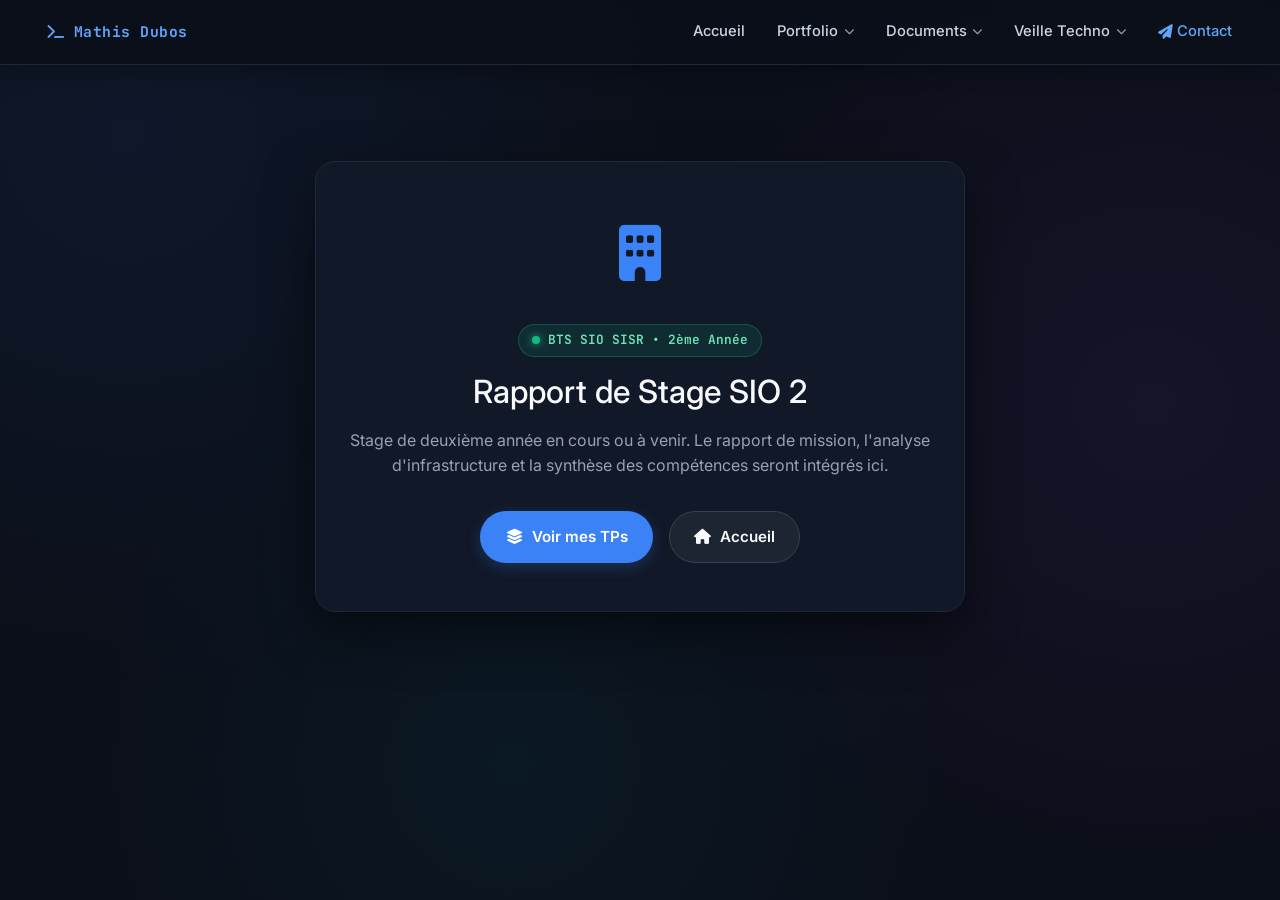
<file: Stage sio2.html>
<!DOCTYPE html>
<html lang="fr">
<head>
    <meta charset="UTF-8">
    <meta name="viewport" content="width=device-width, initial-scale=1.0">
    <title>Stage SIO 2 | Mathis Dubos</title>
    <script src="https://code.jquery.com/jquery-3.6.0.min.js"></script>
    <link href="https://cdn.jsdelivr.net/npm/bootstrap@5.3.8/dist/css/bootstrap.min.css" rel="stylesheet">
    <link rel="stylesheet" href="https://cdnjs.cloudflare.com/ajax/libs/font-awesome/6.5.1/css/all.min.css">
    <link href="CSS/index.css" rel="stylesheet">
</head>
<body>
    <div id="nav-container"></div>

    <main class="section-wrapper" style="text-align: center; padding: 6rem 1.5rem;">
        <div style="max-width: 650px; margin: 0 auto; background: var(--bg-card); border: 1px solid var(--border-color); border-radius: var(--radius-lg); padding: 3rem 2rem; box-shadow: 0 20px 50px rgba(0,0,0,0.5);">
            <div style="font-size: 3.5rem; color: #3b82f6; margin-bottom: 1.5rem;">
                <i class="fas fa-building"></i>
            </div>
            <span class="badge-tag pulse-green" style="margin-bottom: 1rem;">BTS SIO SISR • 2ème Année</span>
            <h1 style="font-size: 2rem; margin-bottom: 1rem; color: #f8fafc;">Rapport de Stage SIO 2</h1>
            <p style="color: var(--text-muted); margin-bottom: 2rem;">
                Stage de deuxième année en cours ou à venir. Le rapport de mission, l'analyse d'infrastructure et la synthèse des compétences seront intégrés ici.
            </p>
            <div style="display: flex; justify-content: center; gap: 1rem; flex-wrap: wrap;">
                <a href="TP.html" class="btn-primary-custom"><i class="fas fa-layer-group"></i> Voir mes TPs</a>
                <a href="index.html" class="btn-secondary-custom"><i class="fas fa-home"></i> Accueil</a>
            </div>
        </div>
    </main>

    <script src="https://cdn.jsdelivr.net/npm/bootstrap@5.3.8/dist/js/bootstrap.bundle.min.js"></script>
    <script src="JS/load-nav.js"></script>
</body>
</html>
</file>
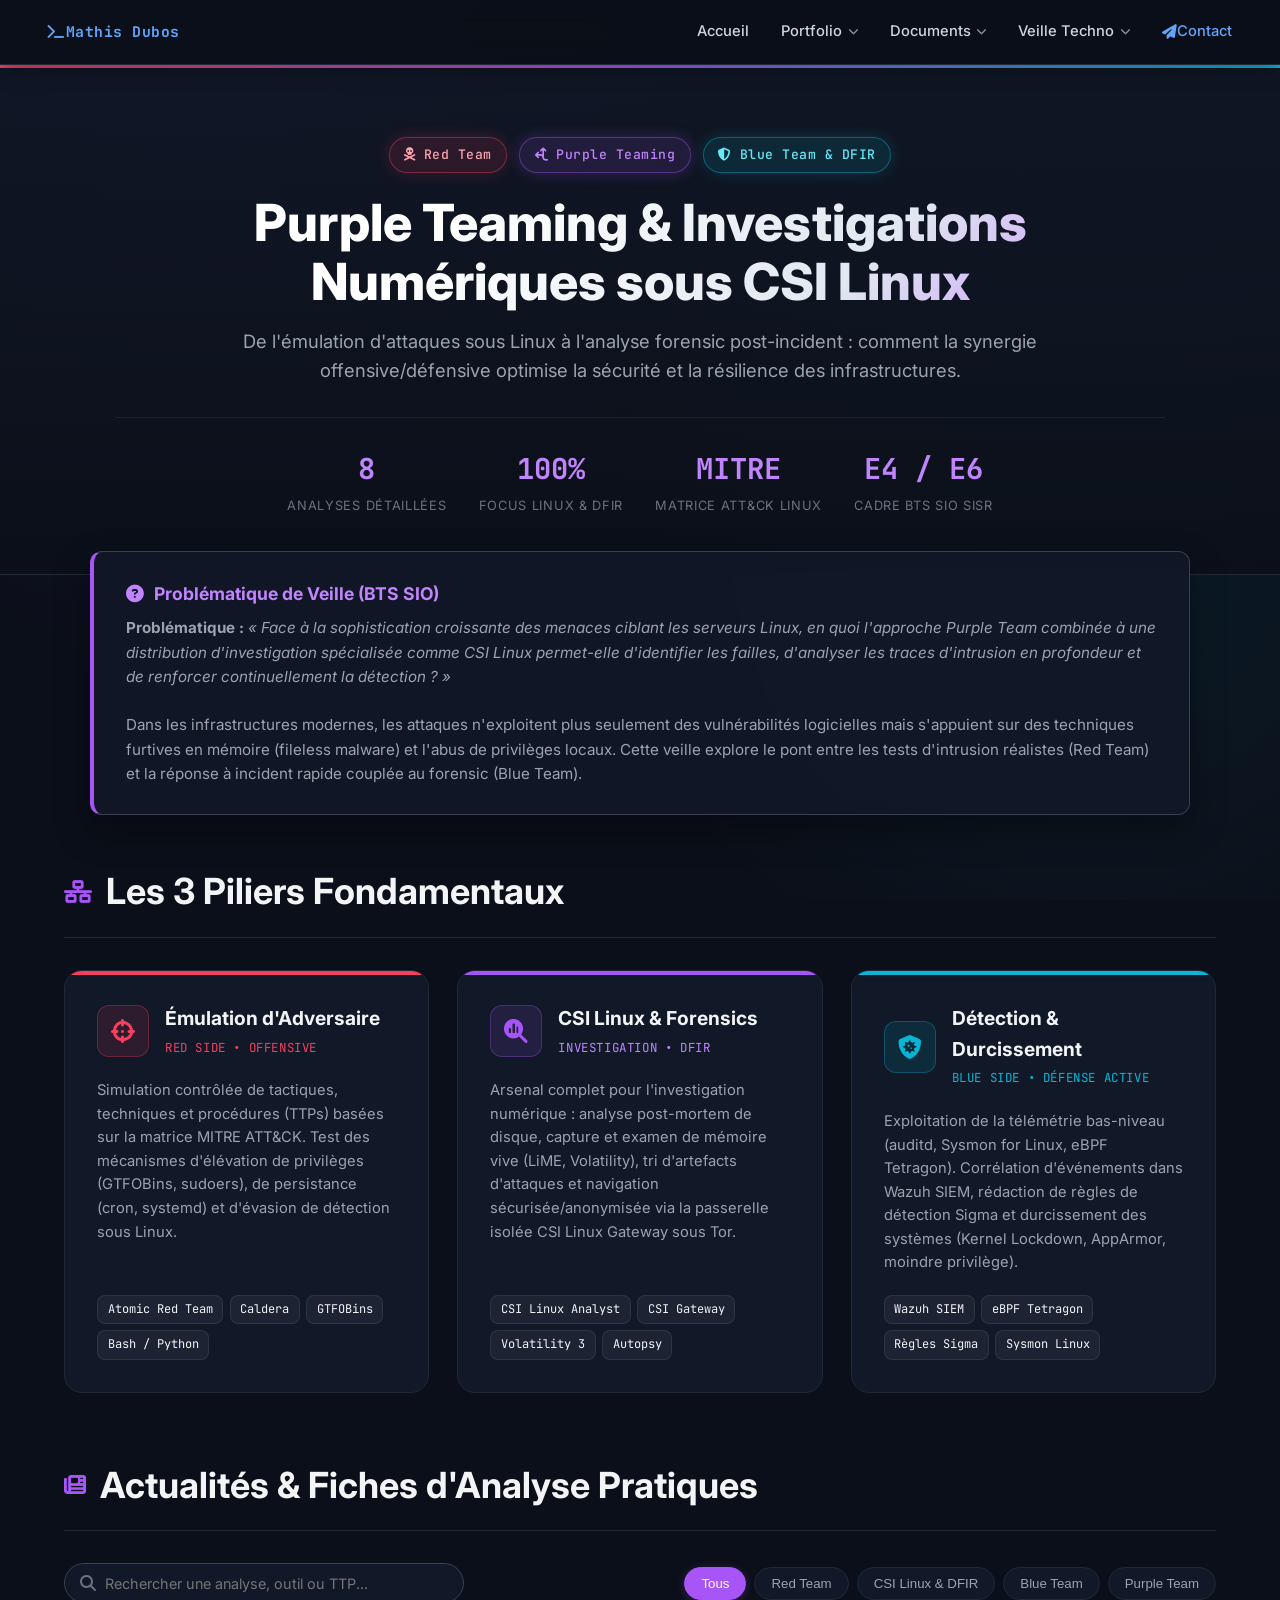
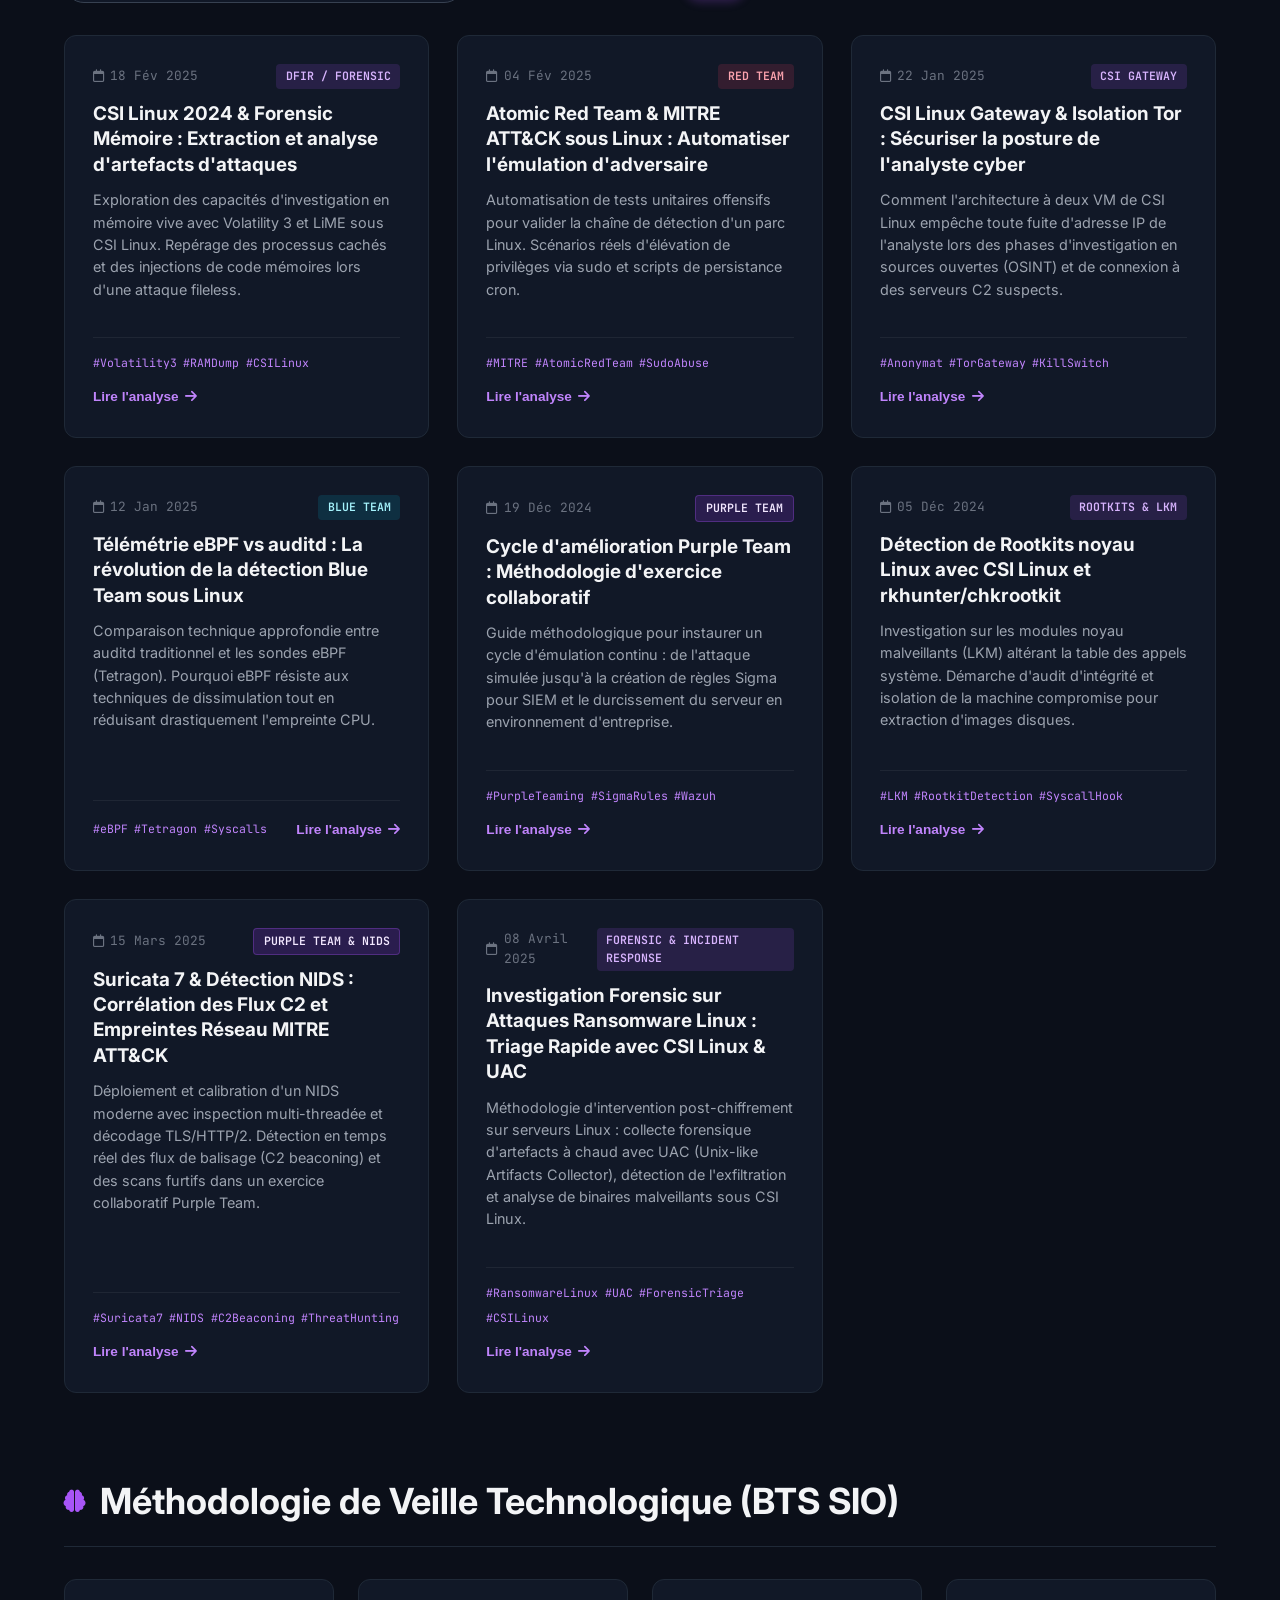
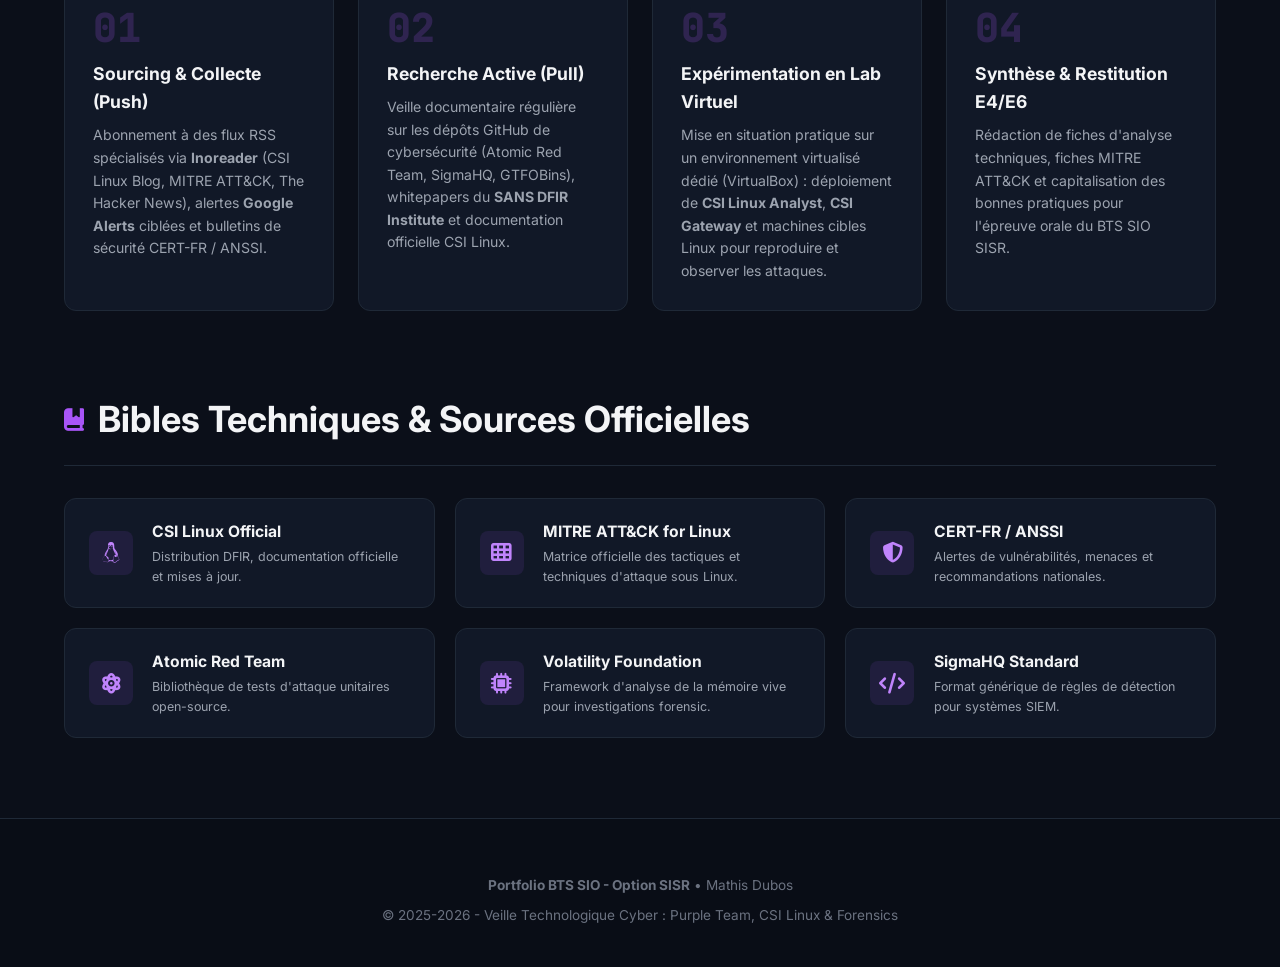
<file: theme1.html>
<!DOCTYPE html>
<html lang="fr">
<head>
    <meta charset="UTF-8">
    <meta name="viewport" content="width=device-width, initial-scale=1.0">
    <title>Veille Technologique | Purple Team & CSI Linux (DFIR)</title>
    <meta name="description" content="Veille technologique BTS SIO SISR sur la synergie Purple Team et les investigations numériques sous CSI Linux : émulation d'adversaire, forensic mémoire et détection active.">
    
    <!-- Scripts & Bibliothèques -->
    <script src="https://code.jquery.com/jquery-3.6.0.min.js"></script>
    <link rel="stylesheet" href="https://cdnjs.cloudflare.com/ajax/libs/font-awesome/6.5.1/css/all.min.css">
    <link href="https://fonts.googleapis.com/css2?family=Inter:wght@300;400;500;600;700;800&family=JetBrains+Mono:wght@400;500;700&display=swap" rel="stylesheet">
    
    <!-- Feuille de style dédiée au thème 1 -->
    <link rel="stylesheet" href="CSS/theme1.css">
</head>
<body>

    <!-- Barre de Navigation Globale (chargée via load-nav.js) -->
    <div id="nav-container"></div>

    <!-- Header Hero Banner -->
    <header class="hero-header">
        <div class="hero-container">
            <div class="badge-wrapper">
                <span class="badge-cyber red"><i class="fa-solid fa-skull-crossbones"></i> Red Team</span>
                <span class="badge-cyber"><i class="fa-solid fa-arrows-split-up-and-left"></i> Purple Teaming</span>
                <span class="badge-cyber blue"><i class="fa-solid fa-shield-halved"></i> Blue Team & DFIR</span>
            </div>
            
            <h1>Purple Teaming & Investigations Numériques sous CSI Linux</h1>
            <p class="subtitle">
                De l'émulation d'attaques sous Linux à l'analyse forensic post-incident : comment la synergie offensive/défensive optimise la sécurité et la résilience des infrastructures.
            </p>

            <div class="hero-stats">
                <div class="stat-item">
                    <span class="stat-value">8</span>
                    <span class="stat-label">Analyses Détaillées</span>
                </div>
                <div class="stat-item">
                    <span class="stat-value">100%</span>
                    <span class="stat-label">Focus Linux & DFIR</span>
                </div>
                <div class="stat-item">
                    <span class="stat-value">MITRE</span>
                    <span class="stat-label">Matrice ATT&CK Linux</span>
                </div>
                <div class="stat-item">
                    <span class="stat-value">E4 / E6</span>
                    <span class="stat-label">Cadre BTS SIO SISR</span>
                </div>
            </div>
        </div>
    </header>

    <!-- Contexte & Problématique -->
    <div class="problem-card">
        <h3><i class="fa-solid fa-circle-question"></i> Problématique de Veille (BTS SIO)</h3>
        <p>
            <strong>Problématique :</strong> <em>« Face à la sophistication croissante des menaces ciblant les serveurs Linux, en quoi l'approche Purple Team combinée à une distribution d'investigation spécialisée comme CSI Linux permet-elle d'identifier les failles, d'analyser les traces d'intrusion en profondeur et de renforcer continuellement la détection ? »</em>
            <br><br>
            Dans les infrastructures modernes, les attaques n'exploitent plus seulement des vulnérabilités logicielles mais s'appuient sur des techniques furtives en mémoire (fileless malware) et l'abus de privilèges locaux. Cette veille explore le pont entre les tests d'intrusion réalistes (Red Team) et la réponse à incident rapide couplée au forensic (Blue Team).
        </p>
    </div>

    <!-- 1. Les 3 Piliers de la Veille -->
    <section class="pillars-section">
        <div class="section-header">
            <div class="section-title">
                <i class="fa-solid fa-network-wired"></i>
                <h2>Les 3 Piliers Fondamentaux</h2>
            </div>
        </div>
        
        <div class="pillars-grid">
            <!-- Pilier 1 : Red Team -->
            <div class="pillar-card red-side">
                <div class="pillar-header">
                    <div class="pillar-icon-box">
                        <i class="fa-solid fa-crosshairs"></i>
                    </div>
                    <div>
                        <h3>Émulation d'Adversaire</h3>
                        <span class="pillar-role">Red Side • Offensive</span>
                    </div>
                </div>
                <p>
                    Simulation contrôlée de tactiques, techniques et procédures (TTPs) basées sur la matrice MITRE ATT&CK. Test des mécanismes d'élévation de privilèges (GTFOBins, sudoers), de persistance (cron, systemd) et d'évasion de détection sous Linux.
                </p>
                <div class="pillar-tools">
                    <span class="tool-tag">Atomic Red Team</span>
                    <span class="tool-tag">Caldera</span>
                    <span class="tool-tag">GTFOBins</span>
                    <span class="tool-tag">Bash / Python</span>
                </div>
            </div>

            <!-- Pilier 2 : CSI Linux DFIR -->
            <div class="pillar-card csi-side">
                <div class="pillar-header">
                    <div class="pillar-icon-box">
                        <i class="fa-solid fa-magnifying-glass-chart"></i>
                    </div>
                    <div>
                        <h3>CSI Linux & Forensics</h3>
                        <span class="pillar-role">Investigation • DFIR</span>
                    </div>
                </div>
                <p>
                    Arsenal complet pour l'investigation numérique : analyse post-mortem de disque, capture et examen de mémoire vive (LiME, Volatility), tri d'artefacts d'attaques et navigation sécurisée/anonymisée via la passerelle isolée CSI Linux Gateway sous Tor.
                </p>
                <div class="pillar-tools">
                    <span class="tool-tag">CSI Linux Analyst</span>
                    <span class="tool-tag">CSI Gateway</span>
                    <span class="tool-tag">Volatility 3</span>
                    <span class="tool-tag">Autopsy</span>
                </div>
            </div>

            <!-- Pilier 3 : Blue Team -->
            <div class="pillar-card blue-side">
                <div class="pillar-header">
                    <div class="pillar-icon-box">
                        <i class="fa-solid fa-shield-virus"></i>
                    </div>
                    <div>
                        <h3>Détection & Durcissement</h3>
                        <span class="pillar-role">Blue Side • Défense Active</span>
                    </div>
                </div>
                <p>
                    Exploitation de la télémétrie bas-niveau (auditd, Sysmon for Linux, eBPF Tetragon). Corrélation d'événements dans Wazuh SIEM, rédaction de règles de détection Sigma et durcissement des systèmes (Kernel Lockdown, AppArmor, moindre privilège).
                </p>
                <div class="pillar-tools">
                    <span class="tool-tag">Wazuh SIEM</span>
                    <span class="tool-tag">eBPF Tetragon</span>
                    <span class="tool-tag">Règles Sigma</span>
                    <span class="tool-tag">Sysmon Linux</span>
                </div>
            </div>
        </div>
    </section>

    <!-- 2. Flux d'Actualités & Analyses Détaillées -->
    <section class="feed-section">
        <div class="section-header">
            <div class="section-title">
                <i class="fa-solid fa-newspaper"></i>
                <h2>Actualités & Fiches d'Analyse Pratiques</h2>
            </div>
        </div>

        <!-- Barre d'outils avec filtres et recherche instantanée -->
        <div class="feed-toolbar">
            <div class="search-box">
                <i class="fa-solid fa-magnifying-glass"></i>
                <input type="text" id="search-input" class="search-input" placeholder="Rechercher une analyse, outil ou TTP...">
            </div>

            <div class="filter-tags">
                <button class="filter-btn active" data-filter="all">Tous</button>
                <button class="filter-btn" data-filter="red">Red Team</button>
                <button class="filter-btn" data-filter="csi">CSI Linux & DFIR</button>
                <button class="filter-btn" data-filter="blue">Blue Team</button>
                <button class="filter-btn" data-filter="purple">Purple Team</button>
            </div>
        </div>

        <!-- Grille des articles -->
        <div class="articles-grid" id="articles-container">
            
            <!-- Article 1 -->
            <article class="article-card" data-category="csi">
                <div class="article-card-header">
                    <div class="article-meta">
                        <span><i class="fa-regular fa-calendar"></i> 18 Fév 2025</span>
                        <span class="category-pill cat-csi">DFIR / Forensic</span>
                    </div>
                    <h3 class="article-title">CSI Linux 2024 & Forensic Mémoire : Extraction et analyse d'artefacts d'attaques</h3>
                    <p class="article-snippet">
                        Exploration des capacités d'investigation en mémoire vive avec Volatility 3 et LiME sous CSI Linux. Repérage des processus cachés et des injections de code mémoires lors d'une attaque fileless.
                    </p>
                </div>
                <div class="article-footer">
                    <div class="article-tags">
                        <span class="article-tag">#Volatility3</span>
                        <span class="article-tag">#RAMDump</span>
                        <span class="article-tag">#CSILinux</span>
                    </div>
                    <button class="btn-open-analysis" data-id="1">
                        Lire l'analyse <i class="fa-solid fa-arrow-right"></i>
                    </button>
                </div>
            </article>

            <!-- Article 2 -->
            <article class="article-card" data-category="red">
                <div class="article-card-header">
                    <div class="article-meta">
                        <span><i class="fa-regular fa-calendar"></i> 04 Fév 2025</span>
                        <span class="category-pill cat-red">Red Team</span>
                    </div>
                    <h3 class="article-title">Atomic Red Team & MITRE ATT&CK sous Linux : Automatiser l'émulation d'adversaire</h3>
                    <p class="article-snippet">
                        Automatisation de tests unitaires offensifs pour valider la chaîne de détection d'un parc Linux. Scénarios réels d'élévation de privilèges via sudo et scripts de persistance cron.
                    </p>
                </div>
                <div class="article-footer">
                    <div class="article-tags">
                        <span class="article-tag">#MITRE</span>
                        <span class="article-tag">#AtomicRedTeam</span>
                        <span class="article-tag">#SudoAbuse</span>
                    </div>
                    <button class="btn-open-analysis" data-id="2">
                        Lire l'analyse <i class="fa-solid fa-arrow-right"></i>
                    </button>
                </div>
            </article>

            <!-- Article 3 -->
            <article class="article-card" data-category="csi">
                <div class="article-card-header">
                    <div class="article-meta">
                        <span><i class="fa-regular fa-calendar"></i> 22 Jan 2025</span>
                        <span class="category-pill cat-csi">CSI Gateway</span>
                    </div>
                    <h3 class="article-title">CSI Linux Gateway & Isolation Tor : Sécuriser la posture de l'analyste cyber</h3>
                    <p class="article-snippet">
                        Comment l'architecture à deux VM de CSI Linux empêche toute fuite d'adresse IP de l'analyste lors des phases d'investigation en sources ouvertes (OSINT) et de connexion à des serveurs C2 suspects.
                    </p>
                </div>
                <div class="article-footer">
                    <div class="article-tags">
                        <span class="article-tag">#Anonymat</span>
                        <span class="article-tag">#TorGateway</span>
                        <span class="article-tag">#KillSwitch</span>
                    </div>
                    <button class="btn-open-analysis" data-id="3">
                        Lire l'analyse <i class="fa-solid fa-arrow-right"></i>
                    </button>
                </div>
            </article>

            <!-- Article 4 -->
            <article class="article-card" data-category="blue">
                <div class="article-card-header">
                    <div class="article-meta">
                        <span><i class="fa-regular fa-calendar"></i> 12 Jan 2025</span>
                        <span class="category-pill cat-blue">Blue Team</span>
                    </div>
                    <h3 class="article-title">Télémétrie eBPF vs auditd : La révolution de la détection Blue Team sous Linux</h3>
                    <p class="article-snippet">
                        Comparaison technique approfondie entre auditd traditionnel et les sondes eBPF (Tetragon). Pourquoi eBPF résiste aux techniques de dissimulation tout en réduisant drastiquement l'empreinte CPU.
                    </p>
                </div>
                <div class="article-footer">
                    <div class="article-tags">
                        <span class="article-tag">#eBPF</span>
                        <span class="article-tag">#Tetragon</span>
                        <span class="article-tag">#Syscalls</span>
                    </div>
                    <button class="btn-open-analysis" data-id="4">
                        Lire l'analyse <i class="fa-solid fa-arrow-right"></i>
                    </button>
                </div>
            </article>

            <!-- Article 5 -->
            <article class="article-card" data-category="purple">
                <div class="article-card-header">
                    <div class="article-meta">
                        <span><i class="fa-regular fa-calendar"></i> 19 Déc 2024</span>
                        <span class="category-pill cat-purple">Purple Team</span>
                    </div>
                    <h3 class="article-title">Cycle d'amélioration Purple Team : Méthodologie d'exercice collaboratif</h3>
                    <p class="article-snippet">
                        Guide méthodologique pour instaurer un cycle d'émulation continu : de l'attaque simulée jusqu'à la création de règles Sigma pour SIEM et le durcissement du serveur en environnement d'entreprise.
                    </p>
                </div>
                <div class="article-footer">
                    <div class="article-tags">
                        <span class="article-tag">#PurpleTeaming</span>
                        <span class="article-tag">#SigmaRules</span>
                        <span class="article-tag">#Wazuh</span>
                    </div>
                    <button class="btn-open-analysis" data-id="5">
                        Lire l'analyse <i class="fa-solid fa-arrow-right"></i>
                    </button>
                </div>
            </article>

            <!-- Article 6 -->
            <article class="article-card" data-category="csi">
                <div class="article-card-header">
                    <div class="article-meta">
                        <span><i class="fa-regular fa-calendar"></i> 05 Déc 2024</span>
                        <span class="category-pill cat-csi">Rootkits & LKM</span>
                    </div>
                    <h3 class="article-title">Détection de Rootkits noyau Linux avec CSI Linux et rkhunter/chkrootkit</h3>
                    <p class="article-snippet">
                        Investigation sur les modules noyau malveillants (LKM) altérant la table des appels système. Démarche d'audit d'intégrité et isolation de la machine compromise pour extraction d'images disques.
                    </p>
                </div>
                <div class="article-footer">
                    <div class="article-tags">
                        <span class="article-tag">#LKM</span>
                        <span class="article-tag">#RootkitDetection</span>
                        <span class="article-tag">#SyscallHook</span>
                    </div>
                    <button class="btn-open-analysis" data-id="6">
                        Lire l'analyse <i class="fa-solid fa-arrow-right"></i>
                    </button>
                </div>
            </article>

            <!-- Article 7 -->
            <article class="article-card" data-category="purple">
                <div class="article-card-header">
                    <div class="article-meta">
                        <span><i class="fa-regular fa-calendar"></i> 15 Mars 2025</span>
                        <span class="category-pill cat-purple">Purple Team & NIDS</span>
                    </div>
                    <h3 class="article-title">Suricata 7 & Détection NIDS : Corrélation des Flux C2 et Empreintes Réseau MITRE ATT&CK</h3>
                    <p class="article-snippet">
                        Déploiement et calibration d'un NIDS moderne avec inspection multi-threadée et décodage TLS/HTTP/2. Détection en temps réel des flux de balisage (C2 beaconing) et des scans furtifs dans un exercice collaboratif Purple Team.
                    </p>
                </div>
                <div class="article-footer">
                    <div class="article-tags">
                        <span class="article-tag">#Suricata7</span>
                        <span class="article-tag">#NIDS</span>
                        <span class="article-tag">#C2Beaconing</span>
                        <span class="article-tag">#ThreatHunting</span>
                    </div>
                    <button class="btn-open-analysis" data-id="7">
                        Lire l'analyse <i class="fa-solid fa-arrow-right"></i>
                    </button>
                </div>
            </article>

            <!-- Article 8 -->
            <article class="article-card" data-category="csi">
                <div class="article-card-header">
                    <div class="article-meta">
                        <span><i class="fa-regular fa-calendar"></i> 08 Avril 2025</span>
                        <span class="category-pill cat-csi">Forensic & Incident Response</span>
                    </div>
                    <h3 class="article-title">Investigation Forensic sur Attaques Ransomware Linux : Triage Rapide avec CSI Linux & UAC</h3>
                    <p class="article-snippet">
                        Méthodologie d'intervention post-chiffrement sur serveurs Linux : collecte forensique d'artefacts à chaud avec UAC (Unix-like Artifacts Collector), détection de l'exfiltration et analyse de binaires malveillants sous CSI Linux.
                    </p>
                </div>
                <div class="article-footer">
                    <div class="article-tags">
                        <span class="article-tag">#RansomwareLinux</span>
                        <span class="article-tag">#UAC</span>
                        <span class="article-tag">#ForensicTriage</span>
                        <span class="article-tag">#CSILinux</span>
                    </div>
                    <button class="btn-open-analysis" data-id="8">
                        Lire l'analyse <i class="fa-solid fa-arrow-right"></i>
                    </button>
                </div>
            </article>

        </div>
    </section>

    <!-- 3. Méthodologie de Veille Technologique (BTS SIO) -->
    <section class="methodology-section">
        <div class="section-header">
            <div class="section-title">
                <i class="fa-solid fa-brain"></i>
                <h2>Méthodologie de Veille Technologique (BTS SIO)</h2>
            </div>
        </div>

        <div class="method-grid">
            <div class="method-step">
                <div class="step-num">01</div>
                <h4>Sourcing & Collecte (Push)</h4>
                <p>Abonnement à des flux RSS spécialisés via <strong>Inoreader</strong> (CSI Linux Blog, MITRE ATT&CK, The Hacker News), alertes <strong>Google Alerts</strong> ciblées et bulletins de sécurité CERT-FR / ANSSI.</p>
            </div>

            <div class="method-step">
                <div class="step-num">02</div>
                <h4>Recherche Active (Pull)</h4>
                <p>Veille documentaire régulière sur les dépôts GitHub de cybersécurité (Atomic Red Team, SigmaHQ, GTFOBins), whitepapers du <strong>SANS DFIR Institute</strong> et documentation officielle CSI Linux.</p>
            </div>

            <div class="method-step">
                <div class="step-num">03</div>
                <h4>Expérimentation en Lab Virtuel</h4>
                <p>Mise en situation pratique sur un environnement virtualisé dédié (VirtualBox) : déploiement de <strong>CSI Linux Analyst</strong>, <strong>CSI Gateway</strong> et machines cibles Linux pour reproduire et observer les attaques.</p>
            </div>

            <div class="method-step">
                <div class="step-num">04</div>
                <h4>Synthèse & Restitution E4/E6</h4>
                <p>Rédaction de fiches d'analyse techniques, fiches MITRE ATT&CK et capitalisation des bonnes pratiques pour l'épreuve orale du BTS SIO SISR.</p>
            </div>
        </div>
    </section>

    <!-- 4. Sources Officielles & Outils de Référence -->
    <section class="sources-section">
        <div class="section-header">
            <div class="section-title">
                <i class="fa-solid fa-book-bookmark"></i>
                <h2>Bibles Techniques & Sources Officielles</h2>
            </div>
        </div>

        <div class="sources-grid">
            <a href="https://csilinux.com" target="_blank" rel="noopener noreferrer" class="source-card">
                <div class="source-icon"><i class="fa-brands fa-linux"></i></div>
                <div class="source-info">
                    <h4>CSI Linux Official</h4>
                    <p>Distribution DFIR, documentation officielle et mises à jour.</p>
                </div>
            </a>

            <a href="https://attack.mitre.org/matrices/enterprise/linux/" target="_blank" rel="noopener noreferrer" class="source-card">
                <div class="source-icon"><i class="fa-solid fa-table-cells"></i></div>
                <div class="source-info">
                    <h4>MITRE ATT&CK for Linux</h4>
                    <p>Matrice officielle des tactiques et techniques d'attaque sous Linux.</p>
                </div>
            </a>

            <a href="https://www.cert.ssi.gouv.fr" target="_blank" rel="noopener noreferrer" class="source-card">
                <div class="source-icon"><i class="fa-solid fa-shield-halved"></i></div>
                <div class="source-info">
                    <h4>CERT-FR / ANSSI</h4>
                    <p>Alertes de vulnérabilités, menaces et recommandations nationales.</p>
                </div>
            </a>

            <a href="https://www.atomicredteam.io" target="_blank" rel="noopener noreferrer" class="source-card">
                <div class="source-icon"><i class="fa-solid fa-atom"></i></div>
                <div class="source-info">
                    <h4>Atomic Red Team</h4>
                    <p>Bibliothèque de tests d'attaque unitaires open-source.</p>
                </div>
            </a>

            <a href="https://volatilityfoundation.org" target="_blank" rel="noopener noreferrer" class="source-card">
                <div class="source-icon"><i class="fa-solid fa-microchip"></i></div>
                <div class="source-info">
                    <h4>Volatility Foundation</h4>
                    <p>Framework d'analyse de la mémoire vive pour investigations forensic.</p>
                </div>
            </a>

            <a href="https://github.com/SigmaHQ/sigma" target="_blank" rel="noopener noreferrer" class="source-card">
                <div class="source-icon"><i class="fa-solid fa-code"></i></div>
                <div class="source-info">
                    <h4>SigmaHQ Standard</h4>
                    <p>Format générique de règles de détection pour systèmes SIEM.</p>
                </div>
            </a>
        </div>
    </section>

    <!-- Modal Interactive d'Analyse Détaillée -->
    <div class="modal-overlay" id="analysis-modal">
        <div class="modal-window">
            <div class="modal-header">
                <div>
                    <h3 id="modal-article-title">Titre de l'analyse</h3>
                    <p style="font-size: 0.8rem; color: var(--purple-light); margin-top: 0.3rem;" id="modal-article-meta"></p>
                </div>
                <button class="modal-close-btn" id="modal-close-btn" aria-label="Fermer la modal">
                    <i class="fa-solid fa-xmark"></i>
                </button>
            </div>
            <div class="modal-body">
                <div class="modal-section">
                    <h4><i class="fa-solid fa-bullseye"></i> TTPs MITRE ATT&CK</h4>
                    <p id="modal-article-mitre" style="font-family: var(--font-mono); color: #fca5a5;"></p>
                </div>

                <div class="modal-section">
                    <h4><i class="fa-solid fa-toolbox"></i> Outils & Arsenal Mobilisés</h4>
                    <p id="modal-article-tools" style="font-family: var(--font-mono); color: #93c5fd;"></p>
                </div>

                <div class="modal-section">
                    <h4><i class="fa-solid fa-triangle-exclamation"></i> Problématique Technique</h4>
                    <p id="modal-article-problem"></p>
                </div>

                <div class="modal-section">
                    <h4><i class="fa-solid fa-microchip"></i> Analyse Technique & Démarche Pratique</h4>
                    <div id="modal-article-tech"></div>
                </div>

                <div class="modal-section">
                    <h4><i class="fa-solid fa-check-double"></i> Préconisations & Démarche d'Amélioration (SISR)</h4>
                    <ul id="modal-article-recom"></ul>
                </div>
            </div>
        </div>
    </div>

    <!-- Footer -->
    <footer class="footer-veille">
        <div class="footer-content">
            <p><strong>Portfolio BTS SIO - Option SISR</strong> • Mathis Dubos</p>
            <p>© 2025-2026 - Veille Technologique Cyber : Purple Team, CSI Linux & Forensics</p>
        </div>
    </footer>

    <!-- Scripts Bootstrap bundle, chargement du menu et script du thème -->
    <script src="https://cdn.jsdelivr.net/npm/bootstrap@5.3.8/dist/js/bootstrap.bundle.min.js"></script>
    <script src="JS/load-nav.js"></script>
    <script src="JS/theme1.js"></script>
</body>
</html>
</file>
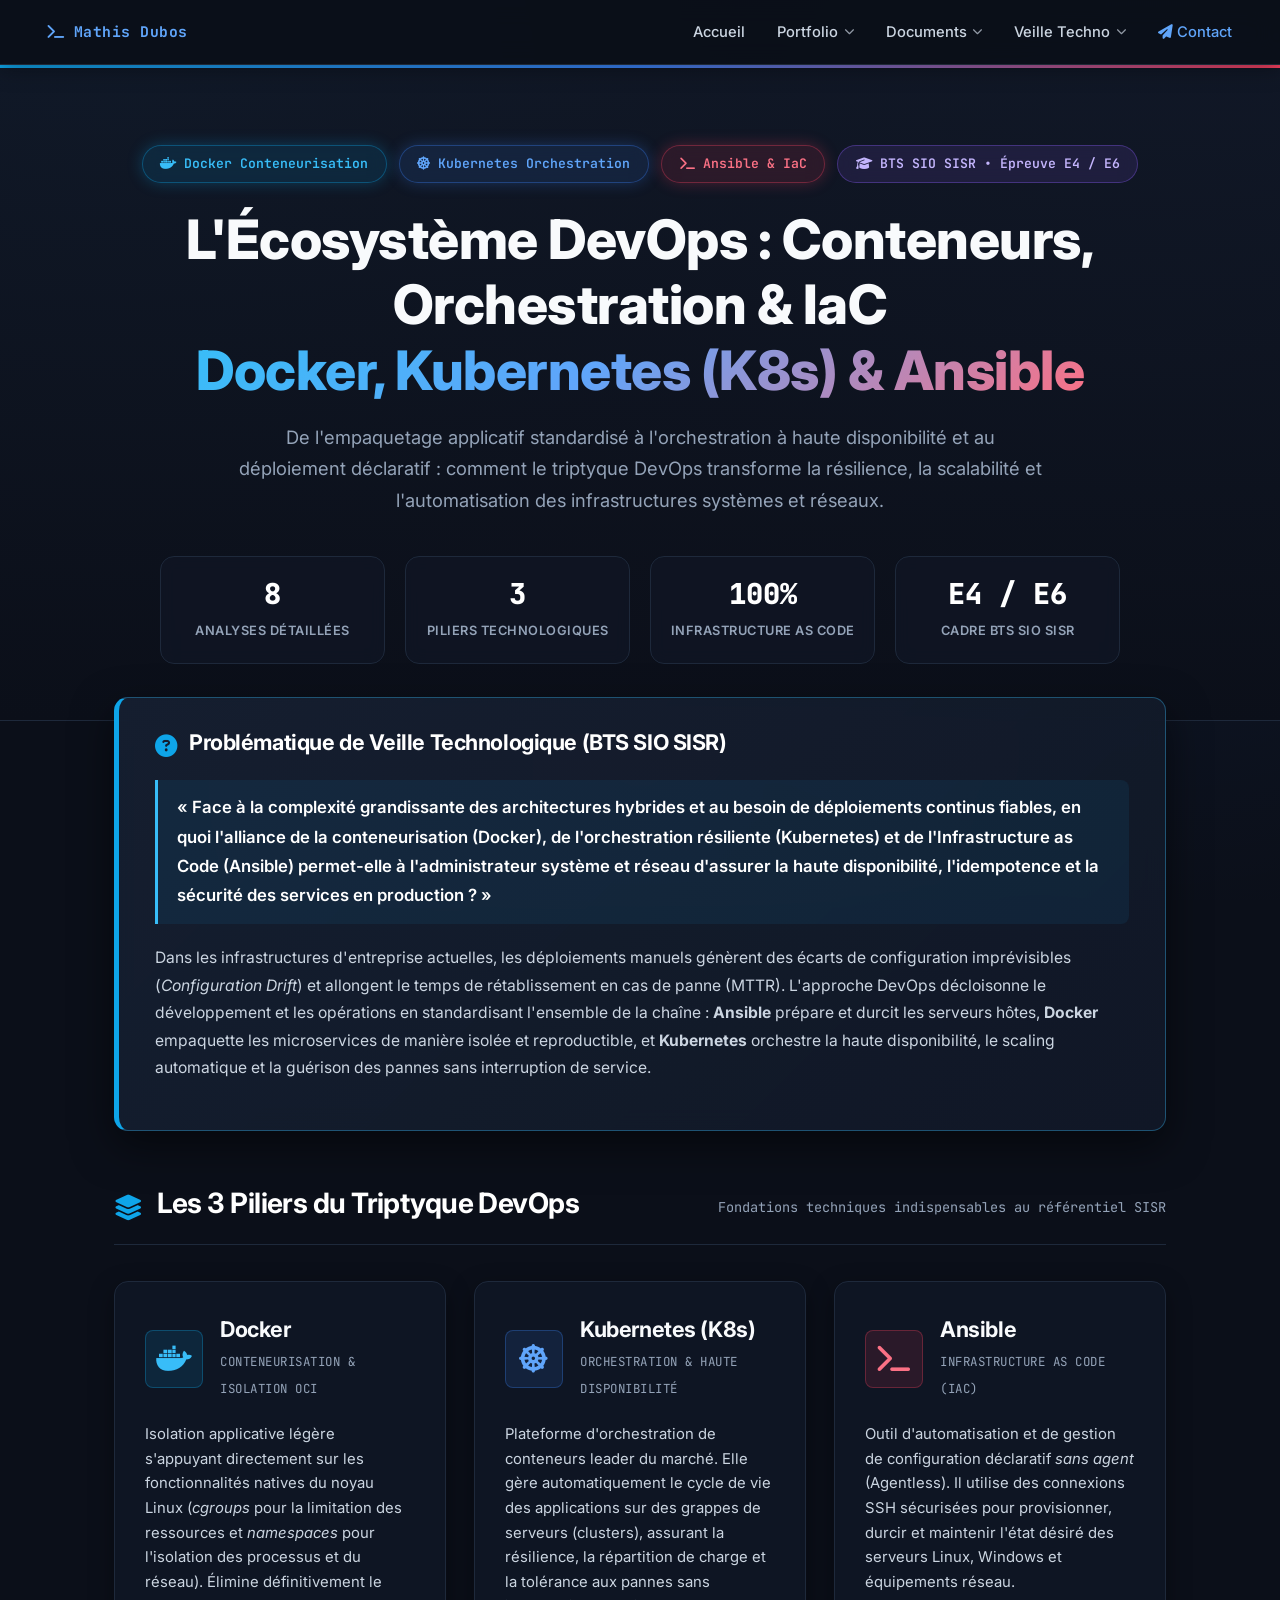
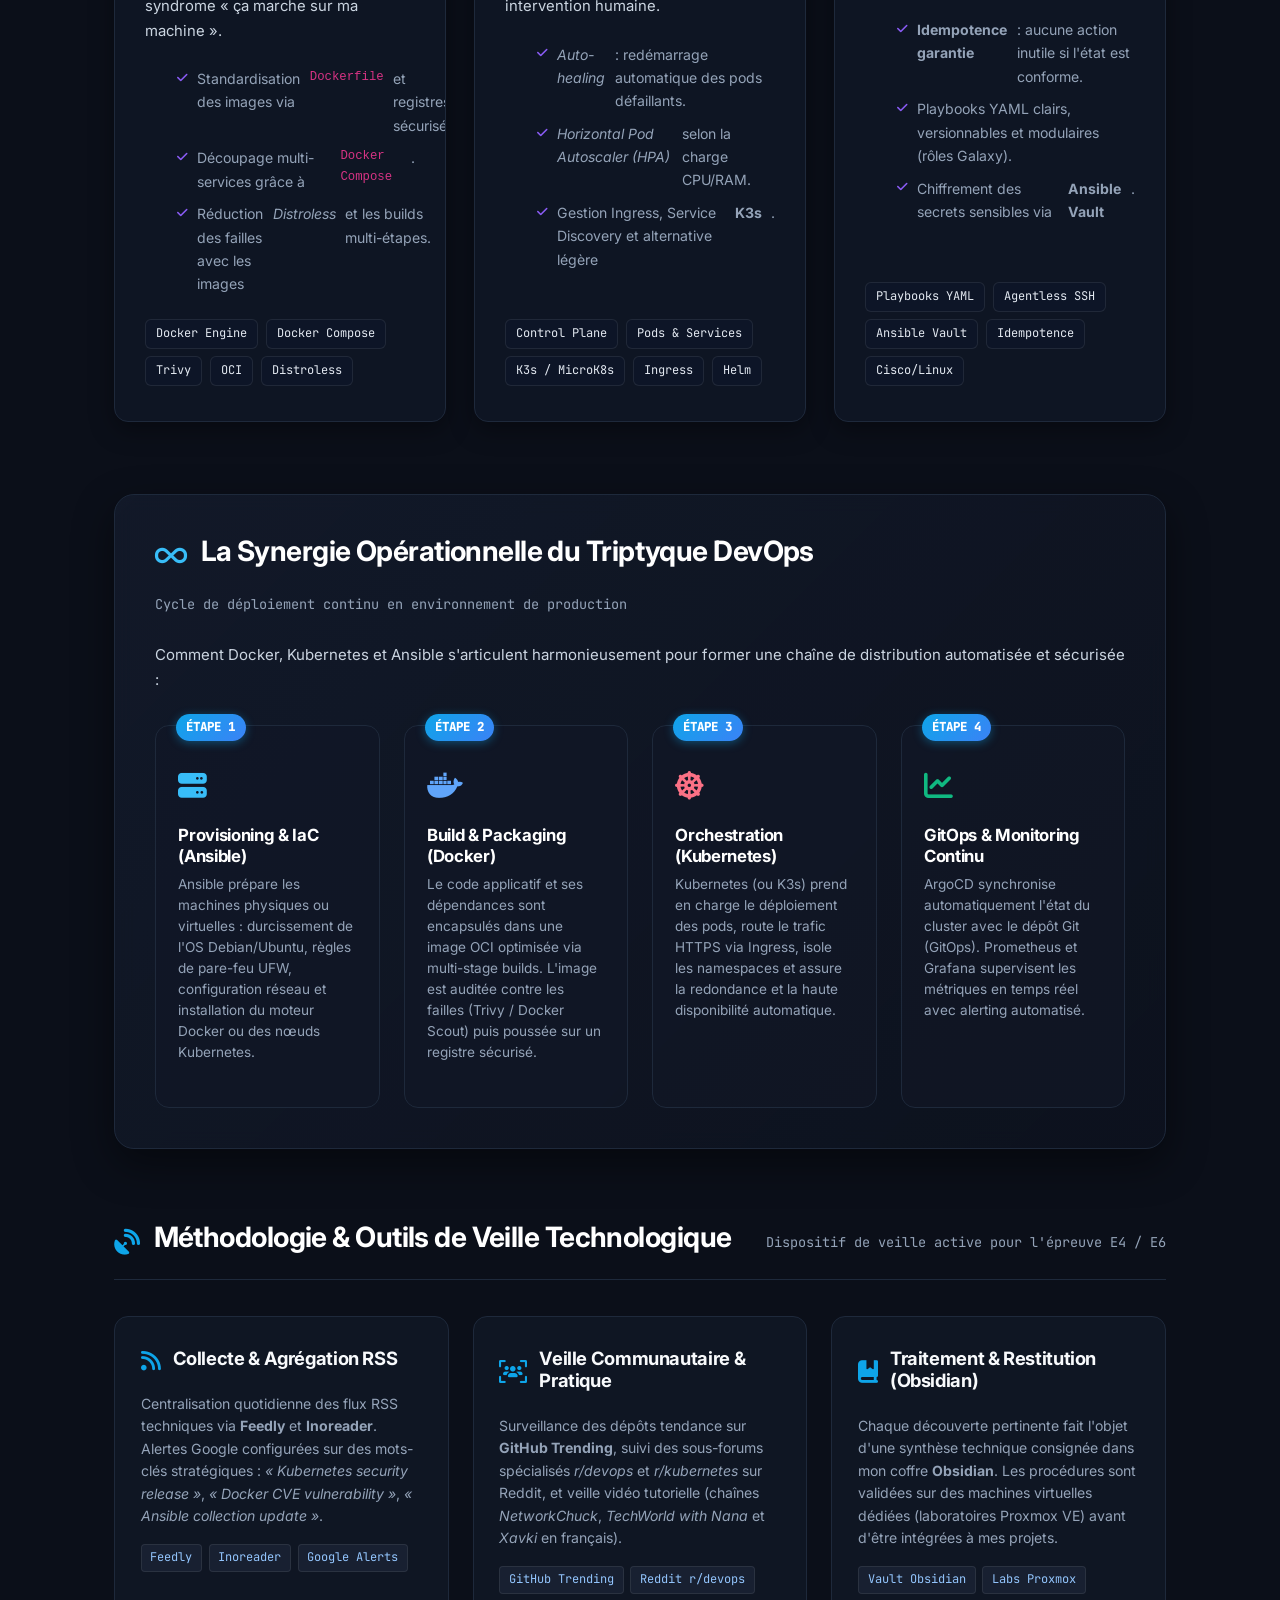
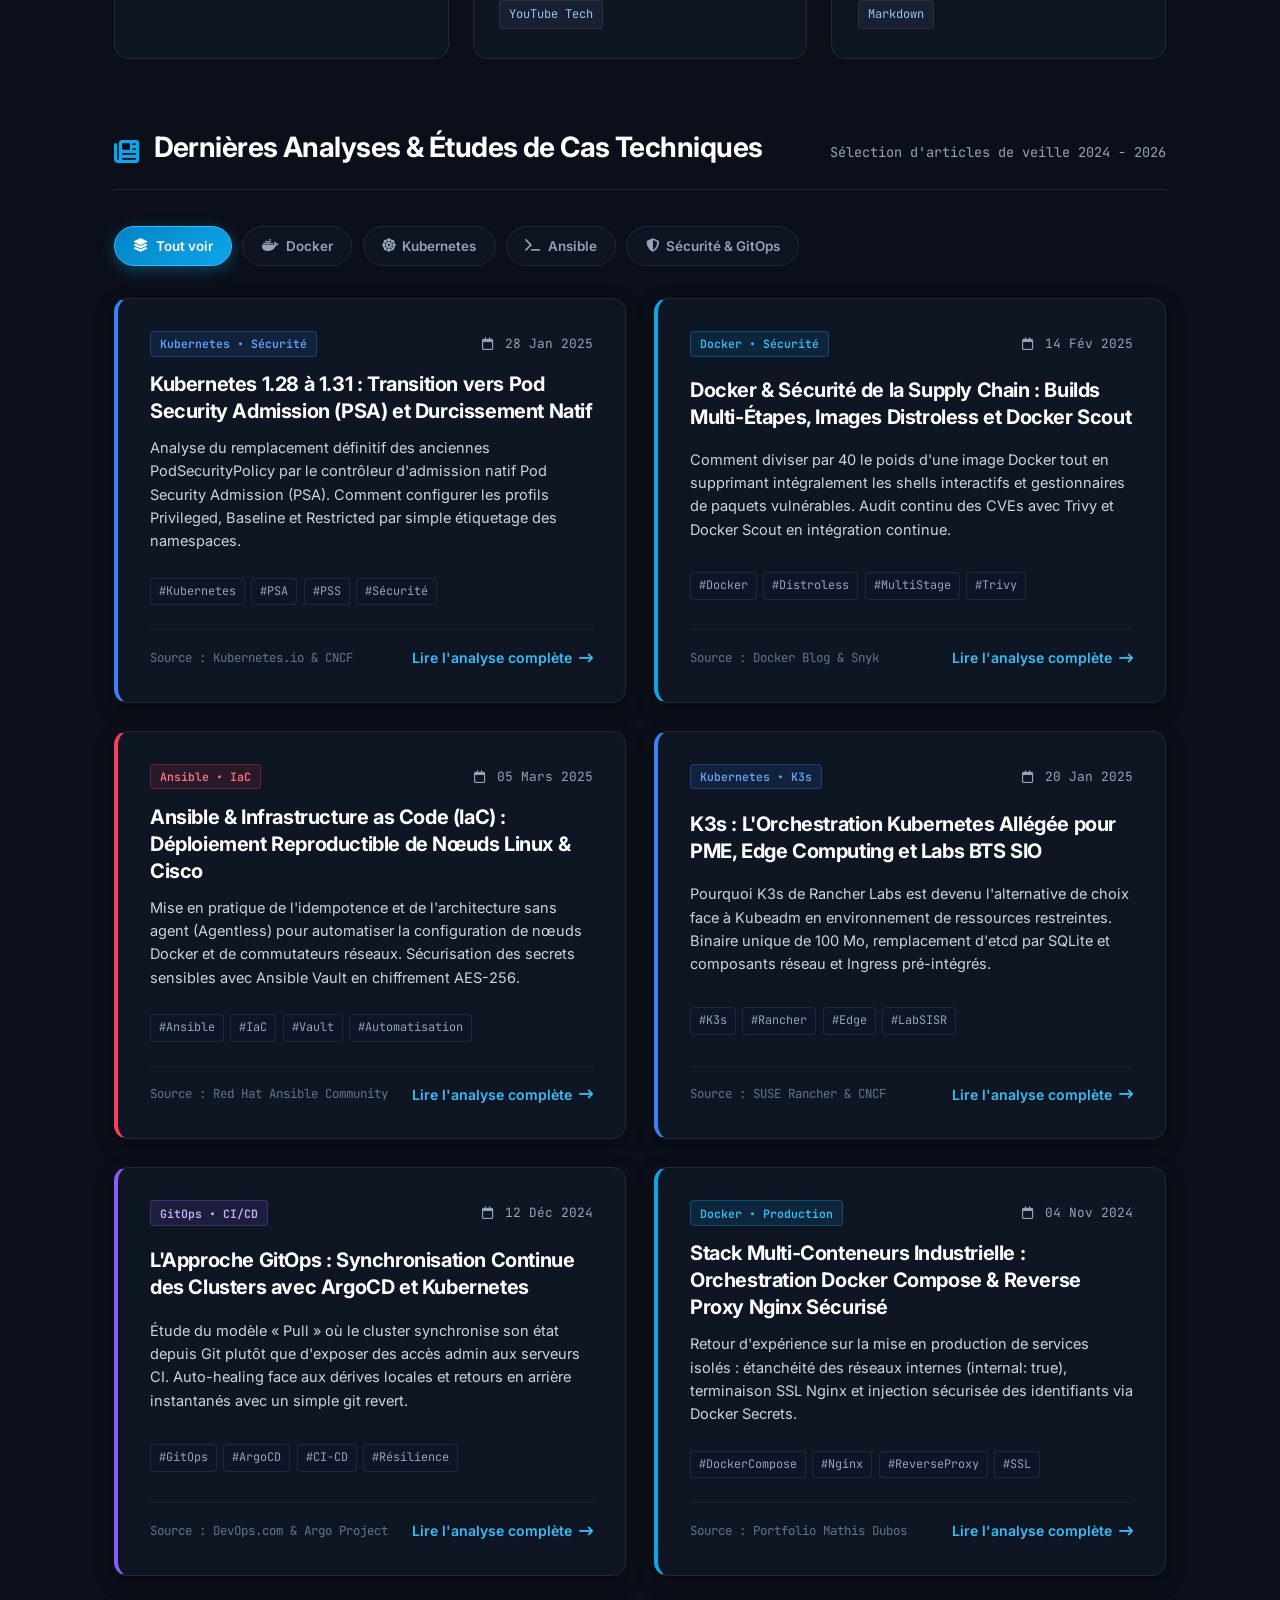
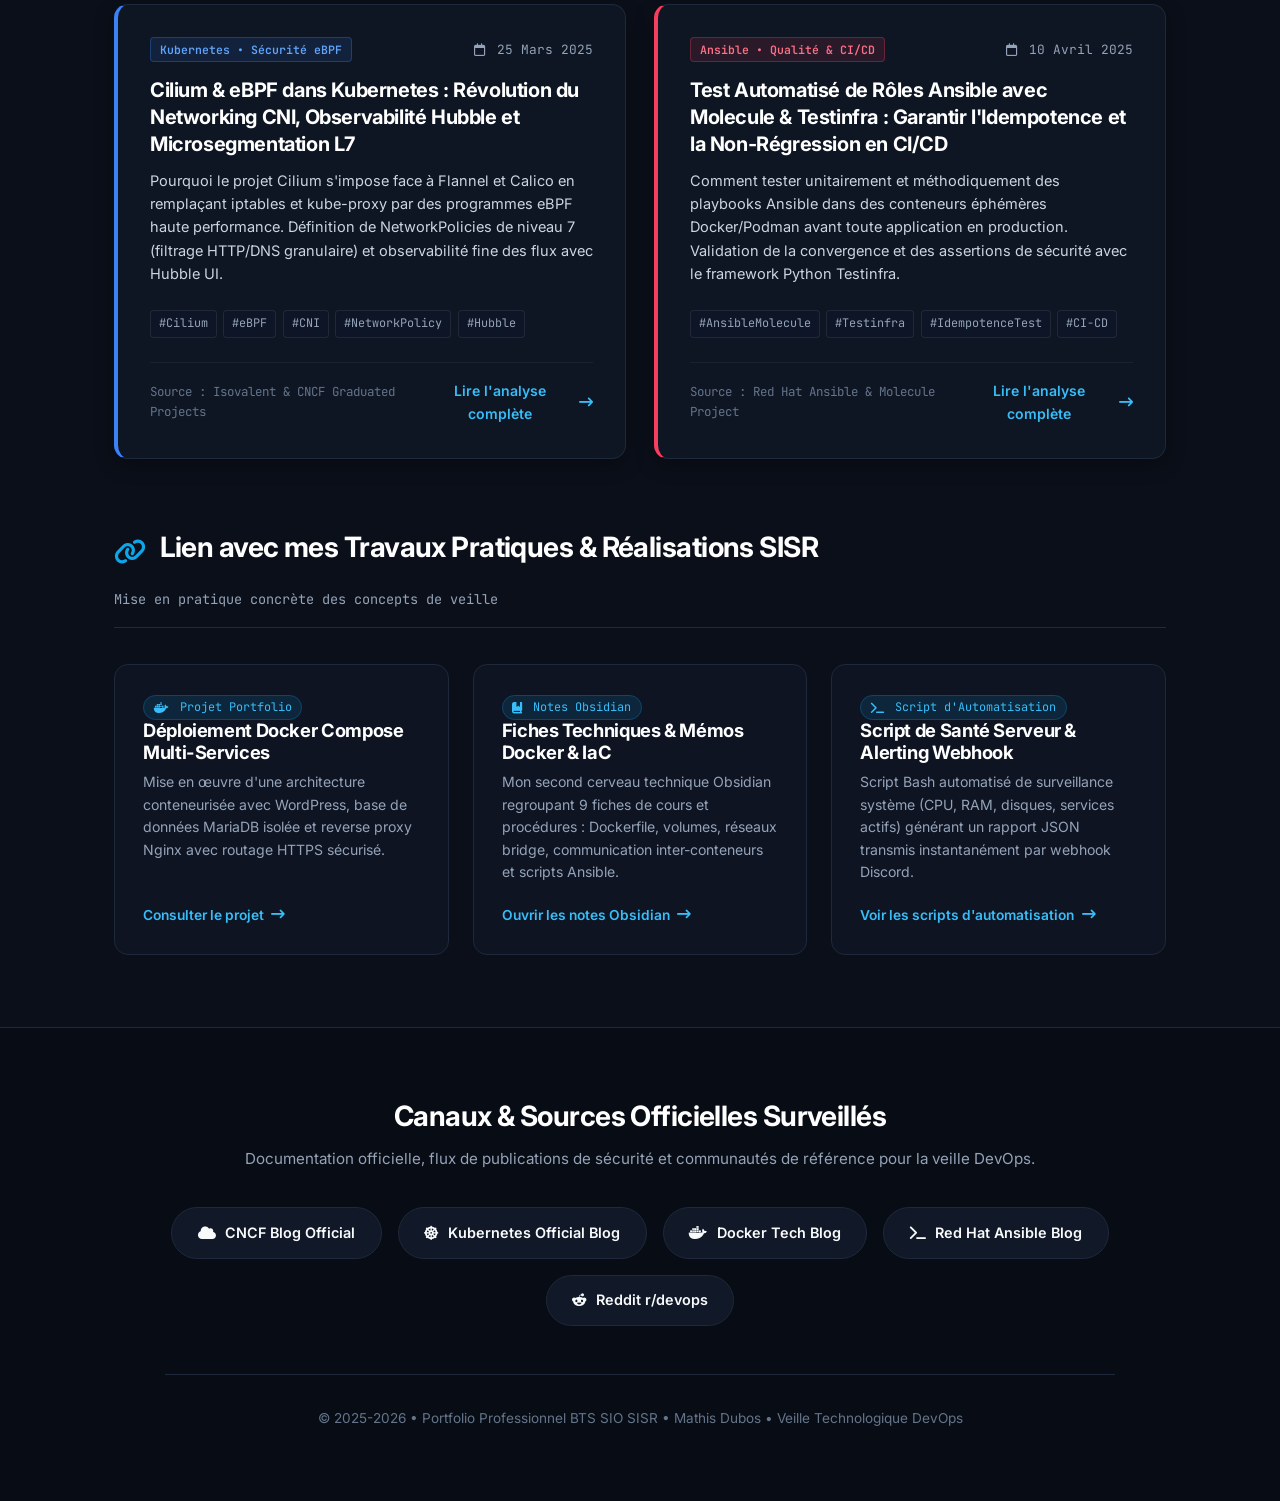
<file: theme2.html>
<!DOCTYPE html>
<html lang="fr">
<head>
    <meta charset="UTF-8">
    <meta name="viewport" content="width=device-width, initial-scale=1.0">
    <title>Veille Technologique | DevOps : Docker, Kubernetes & Ansible • Mathis Dubos</title>
    <meta name="description" content="Veille technologique BTS SIO SISR de Mathis Dubos sur l'écosystème DevOps : conteneurisation Docker, orchestration Kubernetes (K8s) et Infrastructure as Code (IaC) avec Ansible.">
    
    <!-- Scripts & Bibliothèques -->
    <script src="https://code.jquery.com/jquery-3.6.0.min.js"></script>
    <link href="https://cdn.jsdelivr.net/npm/bootstrap@5.3.8/dist/css/bootstrap.min.css" rel="stylesheet">
    <link rel="stylesheet" href="https://cdnjs.cloudflare.com/ajax/libs/font-awesome/6.5.1/css/all.min.css">
    <link href="https://fonts.googleapis.com/css2?family=Inter:wght@300;400;500;600;700;800;900&family=JetBrains+Mono:wght@400;500;600;700&display=swap" rel="stylesheet">
    
    <!-- Feuille de style dédiée au Thème 2 DevOps -->
    <link rel="stylesheet" href="CSS/theme2.css">
</head>
<body>

    <!-- Barre de Navigation Globale (chargée dynamiquement via load-nav.js avec fallback) -->
    <div id="nav-container">
        <!-- Fallback Navigation -->
        <nav>
            <ul class="menu-left">
              <li><a href="index.html" class="nav-brand"><i class="fas fa-terminal me-2"></i>Mathis Dubos</a></li>
            </ul>
            <ul class="menu-right">
              <li><a href="index.html">Accueil</a></li>
              <li>
                <a href="#">Portfolio <i class="fas fa-chevron-down nav-arrow"></i></a>
                <ul>
                  <li><a href="TP.html"><i class="fas fa-layer-group me-2"></i>TPs & Labs</a></li>
                  <li><a href="projet.html"><i class="fas fa-server me-2"></i>Projets</a></li>
                  <li><a href="Stage sio1.html"><i class="fas fa-briefcase me-2"></i>Stage SIO 1</a></li>
                  <li><a href="Stage sio2.html"><i class="fas fa-building me-2"></i>Stage SIO 2</a></li>
                  <li><a href="obsidian.html"><i class="fa-solid fa-book-bookmark me-2"></i>Notes Obsidian</a></li>
                </ul>
              </li>
              <li>
                <a href="#">Documents <i class="fas fa-chevron-down nav-arrow"></i></a>
                <ul>
                  <li><a href="cv.html"><i class="fas fa-id-card me-2"></i>CV</a></li>
                  <li><a href="lettre de motivation.html"><i class="fas fa-envelope-open-text me-2"></i>Lettre de Motivation</a></li>
                  <li><a href="Convention sio1.html"><i class="fas fa-file-contract me-2"></i>Convention SIO 1</a></li>
                  <li><a href="convention sio2.html"><i class="fas fa-file-signature me-2"></i>Convention SIO 2</a></li>
                </ul>
              </li>
              <li>
                <a href="#">Veille Techno <i class="fas fa-chevron-down nav-arrow"></i></a>
                <ul>
                  <li><a href="theme1.html"><i class="fas fa-shield-halved me-2"></i>Thème 1 : Purple Team & CSI</a></li>
                  <li><a href="theme2.html"><i class="fa-solid fa-infinity me-2"></i>Thème 2 : DevOps (Docker, K8s, Ansible)</a></li>
                </ul>
              </li>
              <li><a href="contact.html" class="nav-contact-btn"><i class="fas fa-paper-plane me-1"></i> Contact</a></li>
            </ul>
        </nav>
    </div>

    <!-- ================= HERO HEADER : VEILLE DEVOPS ================= -->
    <header class="hero-header">
        <div class="hero-container">
            <div class="badge-wrapper">
                <span class="badge-devops docker"><i class="fa-brands fa-docker"></i> Docker Conteneurisation</span>
                <span class="badge-devops k8s"><i class="fa-solid fa-dharmachakra"></i> Kubernetes Orchestration</span>
                <span class="badge-devops ansible"><i class="fa-solid fa-terminal"></i> Ansible & IaC</span>
                <span class="badge-devops sisr"><i class="fa-solid fa-graduation-cap"></i> BTS SIO SISR • Épreuve E4 / E6</span>
            </div>

            <h1 class="hero-title">
                L'Écosystème DevOps : Conteneurs, Orchestration & IaC <br>
                <span class="gradient-devops">Docker, Kubernetes (K8s) & Ansible</span>
            </h1>

            <p class="hero-subtitle">
                De l'empaquetage applicatif standardisé à l'orchestration à haute disponibilité et au déploiement déclaratif : comment le triptyque DevOps transforme la résilience, la scalabilité et l'automatisation des infrastructures systèmes et réseaux.
            </p>

            <!-- Grille de Métriques Clés -->
            <div class="hero-stats">
                <div class="stat-item">
                    <span class="stat-value">8</span>
                    <span class="stat-label">Analyses Détaillées</span>
                </div>
                <div class="stat-item">
                    <span class="stat-value">3</span>
                    <span class="stat-label">Piliers Technologiques</span>
                </div>
                <div class="stat-item">
                    <span class="stat-value">100%</span>
                    <span class="stat-label">Infrastructure as Code</span>
                </div>
                <div class="stat-item">
                    <span class="stat-value">E4 / E6</span>
                    <span class="stat-label">Cadre BTS SIO SISR</span>
                </div>
            </div>
        </div>
    </header>

    <!-- ================= CADRE & PROBLÉMATIQUE (BTS SIO) ================= -->
    <div class="problem-card-wrapper">
        <div class="problem-card">
            <div class="problem-header">
                <i class="fa-solid fa-circle-question"></i>
                <h2>Problématique de Veille Technologique (BTS SIO SISR)</h2>
            </div>
            <div class="problem-content">
                <span class="problem-quote">
                    « Face à la complexité grandissante des architectures hybrides et au besoin de déploiements continus fiables, en quoi l'alliance de la conteneurisation (Docker), de l'orchestration résiliente (Kubernetes) et de l'Infrastructure as Code (Ansible) permet-elle à l'administrateur système et réseau d'assurer la haute disponibilité, l'idempotence et la sécurité des services en production ? »
                </span>
                <p>
                    Dans les infrastructures d'entreprise actuelles, les déploiements manuels génèrent des écarts de configuration imprévisibles (<em>Configuration Drift</em>) et allongent le temps de rétablissement en cas de panne (MTTR). L'approche DevOps décloisonne le développement et les opérations en standardisant l'ensemble de la chaîne : <strong>Ansible</strong> prépare et durcit les serveurs hôtes, <strong>Docker</strong> empaquette les microservices de manière isolée et reproductible, et <strong>Kubernetes</strong> orchestre la haute disponibilité, le scaling automatique et la guérison des pannes sans interruption de service.
                </p>
            </div>
        </div>
    </div>

    <!-- ================= 1. LES 3 PILIERS FONDAMENTAUX ================= -->
    <section class="pillars-section" id="piliers">
        <div class="section-header-block">
            <div class="section-title-wrap">
                <i class="fa-solid fa-layer-group"></i>
                <h2>Les 3 Piliers du Triptyque DevOps</h2>
            </div>
            <span class="section-desc-note">Fondations techniques indispensables au référentiel SISR</span>
        </div>

        <div class="pillars-grid">
            
            <!-- Pilier 1 : Docker -->
            <div class="pillar-card pillar-docker">
                <div class="pillar-top-header">
                    <div class="pillar-icon-box">
                        <i class="fa-brands fa-docker"></i>
                    </div>
                    <div class="pillar-title-area">
                        <h3>Docker</h3>
                        <span class="pillar-subtitle">Conteneurisation & Isolation OCI</span>
                    </div>
                </div>
                <div class="pillar-body">
                    <p>
                        Isolation applicative légère s'appuyant directement sur les fonctionnalités natives du noyau Linux (<em>cgroups</em> pour la limitation des ressources et <em>namespaces</em> pour l'isolation des processus et du réseau). Élimine définitivement le syndrome « ça marche sur ma machine ».
                    </p>
                    <ul class="pillar-bullets">
                        <li><i class="fa-solid fa-check"></i> Standardisation des images via <code>Dockerfile</code> et registres sécurisés.</li>
                        <li><i class="fa-solid fa-check"></i> Découpage multi-services grâce à <code>Docker Compose</code>.</li>
                        <li><i class="fa-solid fa-check"></i> Réduction des failles avec les images <em>Distroless</em> et les builds multi-étapes.</li>
                    </ul>
                </div>
                <div class="pillar-tags-list">
                    <span class="tool-tag">Docker Engine</span>
                    <span class="tool-tag">Docker Compose</span>
                    <span class="tool-tag">Trivy</span>
                    <span class="tool-tag">OCI</span>
                    <span class="tool-tag">Distroless</span>
                </div>
            </div>

            <!-- Pilier 2 : Kubernetes -->
            <div class="pillar-card pillar-k8s">
                <div class="pillar-top-header">
                    <div class="pillar-icon-box">
                        <i class="fa-solid fa-dharmachakra"></i>
                    </div>
                    <div class="pillar-title-area">
                        <h3>Kubernetes (K8s)</h3>
                        <span class="pillar-subtitle">Orchestration & Haute Disponibilité</span>
                    </div>
                </div>
                <div class="pillar-body">
                    <p>
                        Plateforme d'orchestration de conteneurs leader du marché. Elle gère automatiquement le cycle de vie des applications sur des grappes de serveurs (clusters), assurant la résilience, la répartition de charge et la tolérance aux pannes sans intervention humaine.
                    </p>
                    <ul class="pillar-bullets">
                        <li><i class="fa-solid fa-check"></i> <em>Auto-healing</em> : redémarrage automatique des pods défaillants.</li>
                        <li><i class="fa-solid fa-check"></i> <em>Horizontal Pod Autoscaler (HPA)</em> selon la charge CPU/RAM.</li>
                        <li><i class="fa-solid fa-check"></i> Gestion Ingress, Service Discovery et alternative légère <strong>K3s</strong>.</li>
                    </ul>
                </div>
                <div class="pillar-tags-list">
                    <span class="tool-tag">Control Plane</span>
                    <span class="tool-tag">Pods & Services</span>
                    <span class="tool-tag">K3s / MicroK8s</span>
                    <span class="tool-tag">Ingress</span>
                    <span class="tool-tag">Helm</span>
                </div>
            </div>

            <!-- Pilier 3 : Ansible -->
            <div class="pillar-card pillar-ansible">
                <div class="pillar-top-header">
                    <div class="pillar-icon-box">
                        <i class="fa-solid fa-terminal"></i>
                    </div>
                    <div class="pillar-title-area">
                        <h3>Ansible</h3>
                        <span class="pillar-subtitle">Infrastructure as Code (IaC)</span>
                    </div>
                </div>
                <div class="pillar-body">
                    <p>
                        Outil d'automatisation et de gestion de configuration déclaratif <em>sans agent</em> (Agentless). Il utilise des connexions SSH sécurisées pour provisionner, durcir et maintenir l'état désiré des serveurs Linux, Windows et équipements réseau.
                    </p>
                    <ul class="pillar-bullets">
                        <li><i class="fa-solid fa-check"></i> <strong>Idempotence garantie</strong> : aucune action inutile si l'état est conforme.</li>
                        <li><i class="fa-solid fa-check"></i> Playbooks YAML clairs, versionnables et modulaires (rôles Galaxy).</li>
                        <li><i class="fa-solid fa-check"></i> Chiffrement des secrets sensibles via <strong>Ansible Vault</strong>.</li>
                    </ul>
                </div>
                <div class="pillar-tags-list">
                    <span class="tool-tag">Playbooks YAML</span>
                    <span class="tool-tag">Agentless SSH</span>
                    <span class="tool-tag">Ansible Vault</span>
                    <span class="tool-tag">Idempotence</span>
                    <span class="tool-tag">Cisco/Linux</span>
                </div>
            </div>

        </div>
    </section>

    <!-- ================= 2. WORKFLOW DEVOPS DIRECTEUR ================= -->
    <section class="workflow-section">
        <div class="workflow-card">
            <div class="section-header-block" style="border-bottom: none; margin-bottom: 0;">
                <div class="section-title-wrap">
                    <i class="fa-solid fa-infinity" style="color: #38bdf8;"></i>
                    <h2>La Synergie Opérationnelle du Triptyque DevOps</h2>
                </div>
                <span class="section-desc-note">Cycle de déploiement continu en environnement de production</span>
            </div>

            <p style="color: #cbd5e1; font-size: 0.94rem; margin-top: 0.75rem;">
                Comment Docker, Kubernetes et Ansible s'articulent harmonieusement pour former une chaîne de distribution automatisée et sécurisée :
            </p>

            <div class="workflow-grid">
                
                <div class="workflow-step">
                    <span class="step-number">ÉTAPE 1</span>
                    <div class="step-icon-wrap">
                        <i class="fa-solid fa-server"></i>
                    </div>
                    <h4>Provisioning & IaC (Ansible)</h4>
                    <p>
                        Ansible prépare les machines physiques ou virtuelles : durcissement de l'OS Debian/Ubuntu, règles de pare-feu UFW, configuration réseau et installation du moteur Docker ou des nœuds Kubernetes.
                    </p>
                </div>

                <div class="workflow-step">
                    <span class="step-number">ÉTAPE 2</span>
                    <div class="step-icon-wrap">
                        <i class="fa-brands fa-docker"></i>
                    </div>
                    <h4>Build & Packaging (Docker)</h4>
                    <p>
                        Le code applicatif et ses dépendances sont encapsulés dans une image OCI optimisée via multi-stage builds. L'image est auditée contre les failles (Trivy / Docker Scout) puis poussée sur un registre sécurisé.
                    </p>
                </div>

                <div class="workflow-step">
                    <span class="step-number">ÉTAPE 3</span>
                    <div class="step-icon-wrap">
                        <i class="fa-solid fa-dharmachakra"></i>
                    </div>
                    <h4>Orchestration (Kubernetes)</h4>
                    <p>
                        Kubernetes (ou K3s) prend en charge le déploiement des pods, route le trafic HTTPS via Ingress, isole les namespaces et assure la redondance et la haute disponibilité automatique.
                    </p>
                </div>

                <div class="workflow-step">
                    <span class="step-number">ÉTAPE 4</span>
                    <div class="step-icon-wrap">
                        <i class="fa-solid fa-chart-line"></i>
                    </div>
                    <h4>GitOps & Monitoring Continu</h4>
                    <p>
                        ArgoCD synchronise automatiquement l'état du cluster avec le dépôt Git (GitOps). Prometheus et Grafana supervisent les métriques en temps réel avec alerting automatisé.
                    </p>
                </div>

            </div>
        </div>
    </section>

    <!-- ================= 3. MÉTHODOLOGIE & OUTILS DE VEILLE ================= -->
    <section class="methodology-section">
        <div class="section-header-block">
            <div class="section-title-wrap">
                <i class="fa-solid fa-satellite-dish"></i>
                <h2>Méthodologie & Outils de Veille Technologique</h2>
            </div>
            <span class="section-desc-note">Dispositif de veille active pour l'épreuve E4 / E6</span>
        </div>

        <div class="method-grid">
            
            <div class="method-card">
                <div class="method-icon-title">
                    <i class="fa-solid fa-rss"></i>
                    <h3>Collecte & Agrégation RSS</h3>
                </div>
                <p>
                    Centralisation quotidienne des flux RSS techniques via <strong>Feedly</strong> et <strong>Inoreader</strong>. Alertes Google configurées sur des mots-clés stratégiques : <em>« Kubernetes security release »</em>, <em>« Docker CVE vulnerability »</em>, <em>« Ansible collection update »</em>.
                </p>
                <div class="method-tools-pills">
                    <span class="method-pill">Feedly</span>
                    <span class="method-pill">Inoreader</span>
                    <span class="method-pill">Google Alerts</span>
                </div>
            </div>

            <div class="method-card">
                <div class="method-icon-title">
                    <i class="fa-solid fa-users-viewfinder"></i>
                    <h3>Veille Communautaire & Pratique</h3>
                </div>
                <p>
                    Surveillance des dépôts tendance sur <strong>GitHub Trending</strong>, suivi des sous-forums spécialisés <em>r/devops</em> et <em>r/kubernetes</em> sur Reddit, et veille vidéo tutorielle (chaînes <em>NetworkChuck</em>, <em>TechWorld with Nana</em> et <em>Xavki</em> en français).
                </p>
                <div class="method-tools-pills">
                    <span class="method-pill">GitHub Trending</span>
                    <span class="method-pill">Reddit r/devops</span>
                    <span class="method-pill">YouTube Tech</span>
                </div>
            </div>

            <div class="method-card">
                <div class="method-icon-title">
                    <i class="fa-solid fa-book-bookmark"></i>
                    <h3>Traitement & Restitution (Obsidian)</h3>
                </div>
                <p>
                    Chaque découverte pertinente fait l'objet d'une synthèse technique consignée dans mon coffre <strong>Obsidian</strong>. Les procédures sont validées sur des machines virtuelles dédiées (laboratoires Proxmox VE) avant d'être intégrées à mes projets.
                </p>
                <div class="method-tools-pills">
                    <span class="method-pill">Vault Obsidian</span>
                    <span class="method-pill">Labs Proxmox</span>
                    <span class="method-pill">Markdown</span>
                </div>
            </div>

        </div>
    </section>

    <!-- ================= 4. ARTICLES & ANALYSES D'ACTUALITÉS ================= -->
    <section class="articles-section" id="analyses">
        <div class="section-header-block">
            <div class="section-title-wrap">
                <i class="fa-solid fa-newspaper"></i>
                <h2>Dernières Analyses & Études de Cas Techniques</h2>
            </div>
            <span class="section-desc-note">Sélection d'articles de veille 2024 - 2026</span>
        </div>

        <!-- Filtres par catégorie -->
        <div class="filter-bar">
            <button type="button" class="filter-btn active" data-filter="all">
                <i class="fa-solid fa-layer-group"></i> Tout voir
            </button>
            <button type="button" class="filter-btn" data-filter="docker">
                <i class="fa-brands fa-docker"></i> Docker
            </button>
            <button type="button" class="filter-btn" data-filter="k8s">
                <i class="fa-solid fa-dharmachakra"></i> Kubernetes
            </button>
            <button type="button" class="filter-btn" data-filter="ansible">
                <i class="fa-solid fa-terminal"></i> Ansible
            </button>
            <button type="button" class="filter-btn" data-filter="security">
                <i class="fa-solid fa-shield-halved"></i> Sécurité & GitOps
            </button>
        </div>

        <!-- Grille des articles -->
        <div class="articles-grid">
            
            <!-- Article 1 : K8s PSA -->
            <article class="article-card" data-category="k8s">
                <div class="article-card-meta">
                    <span class="article-cat-badge">Kubernetes • Sécurité</span>
                    <span><i class="fa-regular fa-calendar me-1"></i> 28 Jan 2025</span>
                </div>
                <h3 class="article-card-title">Kubernetes 1.28 à 1.31 : Transition vers Pod Security Admission (PSA) et Durcissement Natif</h3>
                <p class="article-card-excerpt">
                    Analyse du remplacement définitif des anciennes PodSecurityPolicy par le contrôleur d'admission natif Pod Security Admission (PSA). Comment configurer les profils Privileged, Baseline et Restricted par simple étiquetage des namespaces.
                </p>
                <div class="article-card-tags">
                    <span class="article-card-tag">#Kubernetes</span>
                    <span class="article-card-tag">#PSA</span>
                    <span class="article-card-tag">#PSS</span>
                    <span class="article-card-tag">#Sécurité</span>
                </div>
                <div class="article-card-footer">
                    <span class="source-credit">Source : Kubernetes.io & CNCF</span>
                    <button type="button" class="read-article-btn" data-article-id="k8s-psa-security">
                        Lire l'analyse complète <i class="fa-solid fa-arrow-right-long"></i>
                    </button>
                </div>
            </article>

            <!-- Article 2 : Docker Distroless -->
            <article class="article-card" data-category="docker">
                <div class="article-card-meta">
                    <span class="article-cat-badge">Docker • Sécurité</span>
                    <span><i class="fa-regular fa-calendar me-1"></i> 14 Fév 2025</span>
                </div>
                <h3 class="article-card-title">Docker & Sécurité de la Supply Chain : Builds Multi-Étapes, Images Distroless et Docker Scout</h3>
                <p class="article-card-excerpt">
                    Comment diviser par 40 le poids d'une image Docker tout en supprimant intégralement les shells interactifs et gestionnaires de paquets vulnérables. Audit continu des CVEs avec Trivy et Docker Scout en intégration continue.
                </p>
                <div class="article-card-tags">
                    <span class="article-card-tag">#Docker</span>
                    <span class="article-card-tag">#Distroless</span>
                    <span class="article-card-tag">#MultiStage</span>
                    <span class="article-card-tag">#Trivy</span>
                </div>
                <div class="article-card-footer">
                    <span class="source-credit">Source : Docker Blog & Snyk</span>
                    <button type="button" class="read-article-btn" data-article-id="docker-distroless-security">
                        Lire l'analyse complète <i class="fa-solid fa-arrow-right-long"></i>
                    </button>
                </div>
            </article>

            <!-- Article 3 : Ansible IaC -->
            <article class="article-card" data-category="ansible">
                <div class="article-card-meta">
                    <span class="article-cat-badge">Ansible • IaC</span>
                    <span><i class="fa-regular fa-calendar me-1"></i> 05 Mars 2025</span>
                </div>
                <h3 class="article-card-title">Ansible & Infrastructure as Code (IaC) : Déploiement Reproductible de Nœuds Linux & Cisco</h3>
                <p class="article-card-excerpt">
                    Mise en pratique de l'idempotence et de l'architecture sans agent (Agentless) pour automatiser la configuration de nœuds Docker et de commutateurs réseaux. Sécurisation des secrets sensibles avec Ansible Vault en chiffrement AES-256.
                </p>
                <div class="article-card-tags">
                    <span class="article-card-tag">#Ansible</span>
                    <span class="article-card-tag">#IaC</span>
                    <span class="article-card-tag">#Vault</span>
                    <span class="article-card-tag">#Automatisation</span>
                </div>
                <div class="article-card-footer">
                    <span class="source-credit">Source : Red Hat Ansible Community</span>
                    <button type="button" class="read-article-btn" data-article-id="ansible-iac-provisioning">
                        Lire l'analyse complète <i class="fa-solid fa-arrow-right-long"></i>
                    </button>
                </div>
            </article>

            <!-- Article 4 : K3s -->
            <article class="article-card" data-category="k8s">
                <div class="article-card-meta">
                    <span class="article-cat-badge">Kubernetes • K3s</span>
                    <span><i class="fa-regular fa-calendar me-1"></i> 20 Jan 2025</span>
                </div>
                <h3 class="article-card-title">K3s : L'Orchestration Kubernetes Allégée pour PME, Edge Computing et Labs BTS SIO</h3>
                <p class="article-card-excerpt">
                    Pourquoi K3s de Rancher Labs est devenu l'alternative de choix face à Kubeadm en environnement de ressources restreintes. Binaire unique de 100 Mo, remplacement d'etcd par SQLite et composants réseau et Ingress pré-intégrés.
                </p>
                <div class="article-card-tags">
                    <span class="article-card-tag">#K3s</span>
                    <span class="article-card-tag">#Rancher</span>
                    <span class="article-card-tag">#Edge</span>
                    <span class="article-card-tag">#LabSISR</span>
                </div>
                <div class="article-card-footer">
                    <span class="source-credit">Source : SUSE Rancher & CNCF</span>
                    <button type="button" class="read-article-btn" data-article-id="k3s-lightweight-orchestration">
                        Lire l'analyse complète <i class="fa-solid fa-arrow-right-long"></i>
                    </button>
                </div>
            </article>

            <!-- Article 5 : GitOps & ArgoCD -->
            <article class="article-card" data-category="security">
                <div class="article-card-meta">
                    <span class="article-cat-badge">GitOps • CI/CD</span>
                    <span><i class="fa-regular fa-calendar me-1"></i> 12 Déc 2024</span>
                </div>
                <h3 class="article-card-title">L'Approche GitOps : Synchronisation Continue des Clusters avec ArgoCD et Kubernetes</h3>
                <p class="article-card-excerpt">
                    Étude du modèle « Pull » où le cluster synchronise son état depuis Git plutôt que d'exposer des accès admin aux serveurs CI. Auto-healing face aux dérives locales et retours en arrière instantanés avec un simple git revert.
                </p>
                <div class="article-card-tags">
                    <span class="article-card-tag">#GitOps</span>
                    <span class="article-card-tag">#ArgoCD</span>
                    <span class="article-card-tag">#CI-CD</span>
                    <span class="article-card-tag">#Résilience</span>
                </div>
                <div class="article-card-footer">
                    <span class="source-credit">Source : DevOps.com & Argo Project</span>
                    <button type="button" class="read-article-btn" data-article-id="gitops-argocd-workflow">
                        Lire l'analyse complète <i class="fa-solid fa-arrow-right-long"></i>
                    </button>
                </div>
            </article>

            <!-- Article 6 : Stack Multi-Conteneurs -->
            <article class="article-card" data-category="docker">
                <div class="article-card-meta">
                    <span class="article-cat-badge">Docker • Production</span>
                    <span><i class="fa-regular fa-calendar me-1"></i> 04 Nov 2024</span>
                </div>
                <h3 class="article-card-title">Stack Multi-Conteneurs Industrielle : Orchestration Docker Compose & Reverse Proxy Nginx Sécurisé</h3>
                <p class="article-card-excerpt">
                    Retour d'expérience sur la mise en production de services isolés : étanchéité des réseaux internes (internal: true), terminaison SSL Nginx et injection sécurisée des identifiants via Docker Secrets.
                </p>
                <div class="article-card-tags">
                    <span class="article-card-tag">#DockerCompose</span>
                    <span class="article-card-tag">#Nginx</span>
                    <span class="article-card-tag">#ReverseProxy</span>
                    <span class="article-card-tag">#SSL</span>
                </div>
                <div class="article-card-footer">
                    <span class="source-credit">Source : Portfolio Mathis Dubos</span>
                    <button type="button" class="read-article-btn" data-article-id="docker-compose-production">
                        Lire l'analyse complète <i class="fa-solid fa-arrow-right-long"></i>
                    </button>
                </div>
            </article>

            <!-- Article 7 : Cilium eBPF K8s -->
            <article class="article-card" data-category="k8s">
                <div class="article-card-meta">
                    <span class="article-cat-badge">Kubernetes • Sécurité eBPF</span>
                    <span><i class="fa-regular fa-calendar me-1"></i> 25 Mars 2025</span>
                </div>
                <h3 class="article-card-title">Cilium & eBPF dans Kubernetes : Révolution du Networking CNI, Observabilité Hubble et Microsegmentation L7</h3>
                <p class="article-card-excerpt">
                    Pourquoi le projet Cilium s'impose face à Flannel et Calico en remplaçant iptables et kube-proxy par des programmes eBPF haute performance. Définition de NetworkPolicies de niveau 7 (filtrage HTTP/DNS granulaire) et observabilité fine des flux avec Hubble UI.
                </p>
                <div class="article-card-tags">
                    <span class="article-card-tag">#Cilium</span>
                    <span class="article-card-tag">#eBPF</span>
                    <span class="article-card-tag">#CNI</span>
                    <span class="article-card-tag">#NetworkPolicy</span>
                    <span class="article-card-tag">#Hubble</span>
                </div>
                <div class="article-card-footer">
                    <span class="source-credit">Source : Isovalent & CNCF Graduated Projects</span>
                    <button type="button" class="read-article-btn" data-article-id="cilium-ebpf-network-security">
                        Lire l'analyse complète <i class="fa-solid fa-arrow-right-long"></i>
                    </button>
                </div>
            </article>

            <!-- Article 8 : Ansible Molecule Testing -->
            <article class="article-card" data-category="ansible">
                <div class="article-card-meta">
                    <span class="article-cat-badge">Ansible • Qualité & CI/CD</span>
                    <span><i class="fa-regular fa-calendar me-1"></i> 10 Avril 2025</span>
                </div>
                <h3 class="article-card-title">Test Automatisé de Rôles Ansible avec Molecule & Testinfra : Garantir l'Idempotence et la Non-Régression en CI/CD</h3>
                <p class="article-card-excerpt">
                    Comment tester unitairement et méthodiquement des playbooks Ansible dans des conteneurs éphémères Docker/Podman avant toute application en production. Validation de la convergence et des assertions de sécurité avec le framework Python Testinfra.
                </p>
                <div class="article-card-tags">
                    <span class="article-card-tag">#AnsibleMolecule</span>
                    <span class="article-card-tag">#Testinfra</span>
                    <span class="article-card-tag">#IdempotenceTest</span>
                    <span class="article-card-tag">#CI-CD</span>
                </div>
                <div class="article-card-footer">
                    <span class="source-credit">Source : Red Hat Ansible & Molecule Project</span>
                    <button type="button" class="read-article-btn" data-article-id="ansible-molecule-ci-testing">
                        Lire l'analyse complète <i class="fa-solid fa-arrow-right-long"></i>
                    </button>
                </div>
            </article>

        </div>
    </section>

    <!-- ================= 5. LIEN AVEC MES TRAVAUX PRATIQUES & LABS SISR ================= -->
    <section class="portfolio-bridge-section">
        <div class="section-header-block">
            <div class="section-title-wrap">
                <i class="fa-solid fa-link"></i>
                <h2>Lien avec mes Travaux Pratiques & Réalisations SISR</h2>
            </div>
            <span class="section-desc-note">Mise en pratique concrète des concepts de veille</span>
        </div>

        <div class="bridge-grid">
            
            <div class="bridge-card">
                <div>
                    <span class="bridge-badge"><i class="fa-brands fa-docker me-1"></i> Projet Portfolio</span>
                    <h4>Déploiement Docker Compose Multi-Services</h4>
                    <p>
                        Mise en œuvre d'une architecture conteneurisée avec WordPress, base de données MariaDB isolée et reverse proxy Nginx avec routage HTTPS sécurisé.
                    </p>
                </div>
                <a href="projet.html" class="bridge-link">
                    Consulter le projet <i class="fa-solid fa-arrow-right-long"></i>
                </a>
            </div>

            <div class="bridge-card">
                <div>
                    <span class="bridge-badge"><i class="fa-solid fa-book-bookmark me-1"></i> Notes Obsidian</span>
                    <h4>Fiches Techniques & Mémos Docker & IaC</h4>
                    <p>
                        Mon second cerveau technique Obsidian regroupant 9 fiches de cours et procédures : Dockerfile, volumes, réseaux bridge, communication inter-conteneurs et scripts Ansible.
                    </p>
                </div>
                <a href="obsidian.html" class="bridge-link">
                    Ouvrir les notes Obsidian <i class="fa-solid fa-arrow-right-long"></i>
                </a>
            </div>

            <div class="bridge-card">
                <div>
                    <span class="bridge-badge"><i class="fa-solid fa-terminal me-1"></i> Script d'Automatisation</span>
                    <h4>Script de Santé Serveur & Alerting Webhook</h4>
                    <p>
                        Script Bash automatisé de surveillance système (CPU, RAM, disques, services actifs) générant un rapport JSON transmis instantanément par webhook Discord.
                    </p>
                </div>
                <a href="projet.html" class="bridge-link">
                    Voir les scripts d'automatisation <i class="fa-solid fa-arrow-right-long"></i>
                </a>
            </div>

        </div>
    </section>

    <!-- ================= SOURCES OFFICIELLES & FOOTER ================= -->
    <footer class="sources-footer">
        <div class="sources-container">
            <h2 class="sources-title">Canaux & Sources Officielles Surveillés</h2>
            <p class="sources-subtitle">
                Documentation officielle, flux de publications de sécurité et communautés de référence pour la veille DevOps.
            </p>

            <div class="sources-grid">
                <a href="https://www.cncf.io/blog/" target="_blank" rel="noopener noreferrer" class="source-btn">
                    <i class="fa-solid fa-cloud"></i> CNCF Blog Official
                </a>
                <a href="https://kubernetes.io/blog/" target="_blank" rel="noopener noreferrer" class="source-btn">
                    <i class="fa-solid fa-dharmachakra"></i> Kubernetes Official Blog
                </a>
                <a href="https://www.docker.com/blog/" target="_blank" rel="noopener noreferrer" class="source-btn">
                    <i class="fa-brands fa-docker"></i> Docker Tech Blog
                </a>
                <a href="https://www.ansible.com/blog" target="_blank" rel="noopener noreferrer" class="source-btn">
                    <i class="fa-solid fa-terminal"></i> Red Hat Ansible Blog
                </a>
                <a href="https://reddit.com/r/devops" target="_blank" rel="noopener noreferrer" class="source-btn">
                    <i class="fa-brands fa-reddit-alien"></i> Reddit r/devops
                </a>
            </div>

            <p class="footer-copy">
                © 2025-2026 • Portfolio Professionnel BTS SIO SISR • Mathis Dubos • Veille Technologique DevOps
            </p>
        </div>
    </footer>

    <!-- ================= MODALE DE LECTURE COMPLÈTE DE L'ARTICLE ================= -->
    <div class="modal-article-overlay" id="modal-article-overlay">
        <div class="modal-article-card">
            
            <div class="modal-article-header">
                <h3>
                    <i class="fa-solid fa-book-open-reader" style="color: #38bdf8;"></i>
                    <span id="modal-title-text">Titre de l'analyse</span>
                </h3>
                <button type="button" class="modal-close-btn" id="modal-article-close" title="Fermer la fenêtre">
                    <i class="fa-solid fa-xmark"></i>
                </button>
            </div>

            <div class="modal-article-body">
                <div style="display: flex; gap: 0.75rem; align-items: center; margin-bottom: 1.25rem; flex-wrap: wrap;">
                    <span class="article-cat-badge" id="modal-category-badge">Catégorie</span>
                    <span style="font-size: 0.82rem; color: var(--text-muted); font-family: var(--font-mono);">
                        <i class="fa-regular fa-calendar me-1"></i> <span id="modal-article-date">Date</span>
                    </span>
                    <span style="font-size: 0.82rem; color: var(--text-muted); font-family: var(--font-mono);">
                        <i class="fa-solid fa-rss me-1"></i> <span id="modal-article-source">Source</span>
                    </span>
                </div>

                <div id="modal-article-body-content">
                    <!-- Contenu injecté dynamiquement par JS/theme2.js -->
                </div>
            </div>

            <div class="modal-article-footer">
                <button type="button" class="modal-dismiss-btn" id="modal-article-dismiss">Fermer la lecture</button>
            </div>

        </div>
    </div>

    <!-- Scripts -->
    <script src="https://cdn.jsdelivr.net/npm/bootstrap@5.3.8/dist/js/bootstrap.bundle.min.js"></script>
    <script src="JS/load-nav.js"></script>
    <script src="JS/theme2.js"></script>
</body>
</html>
</file>
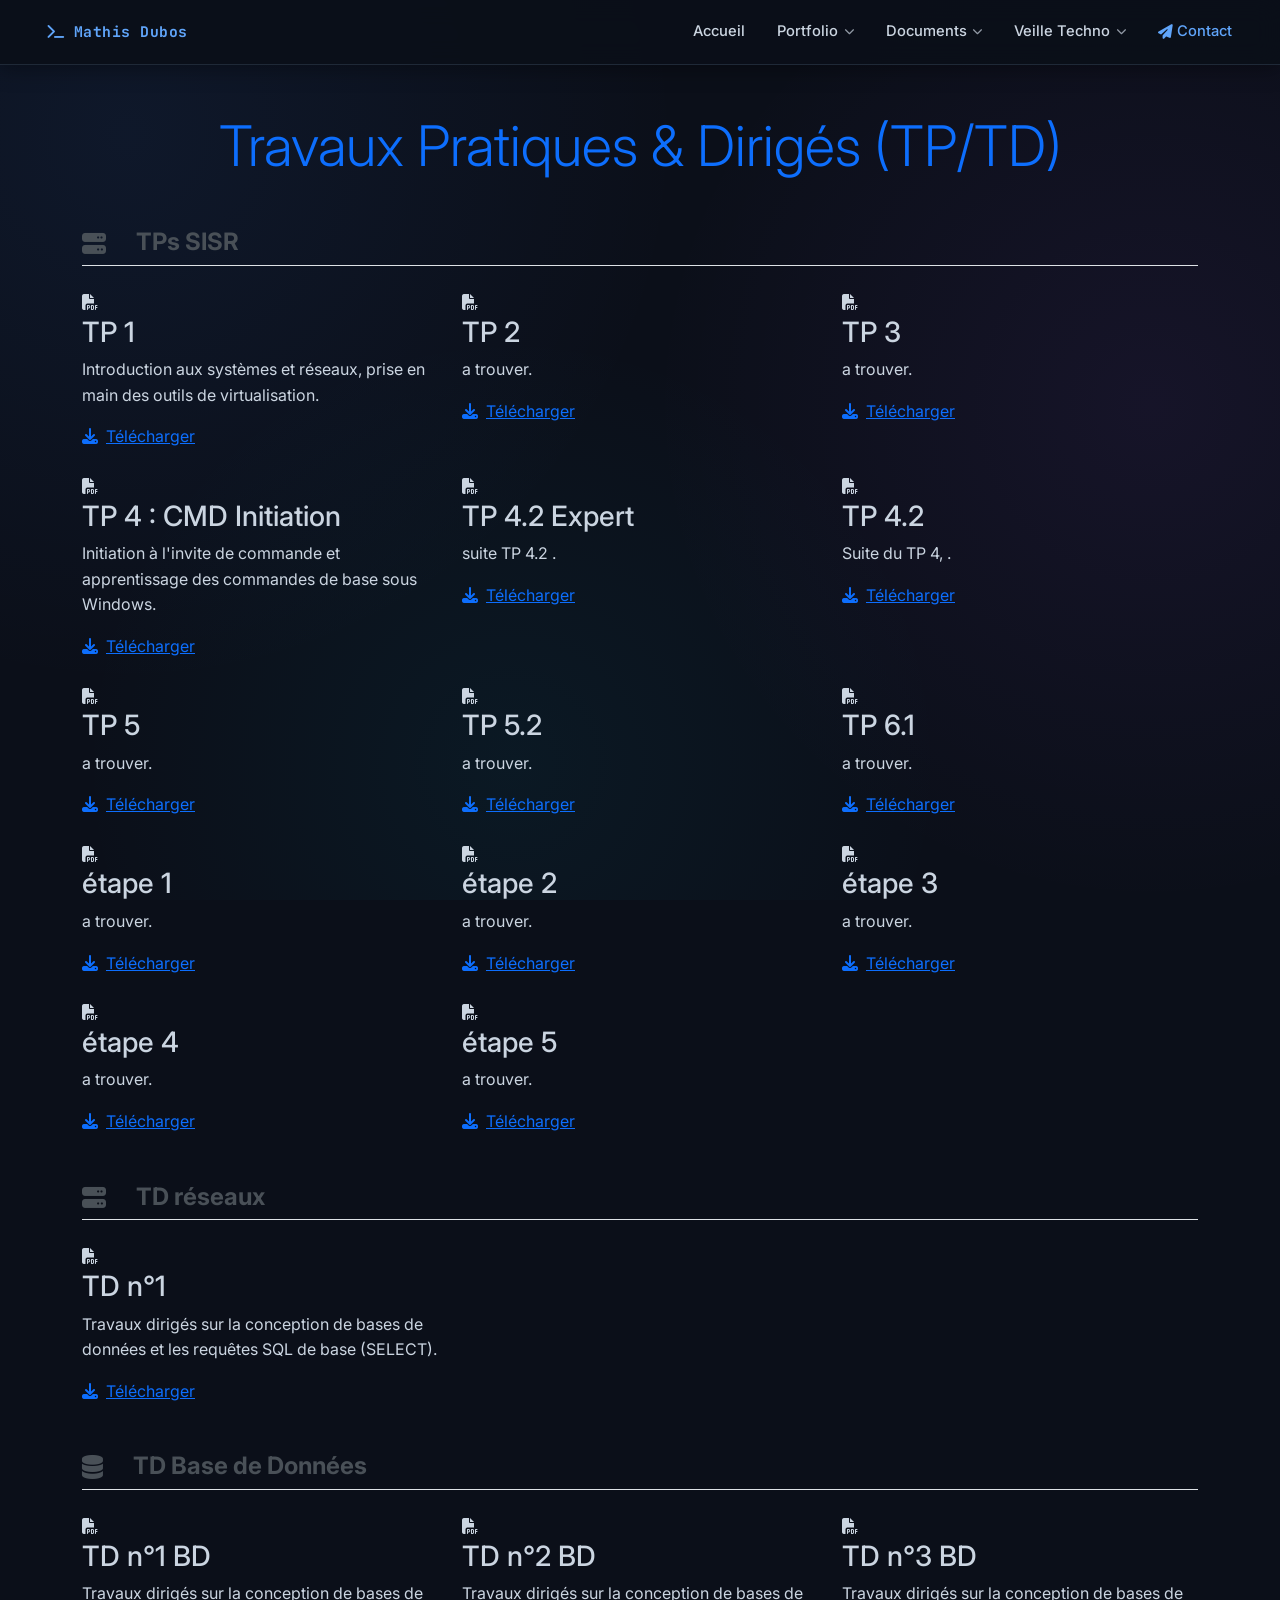
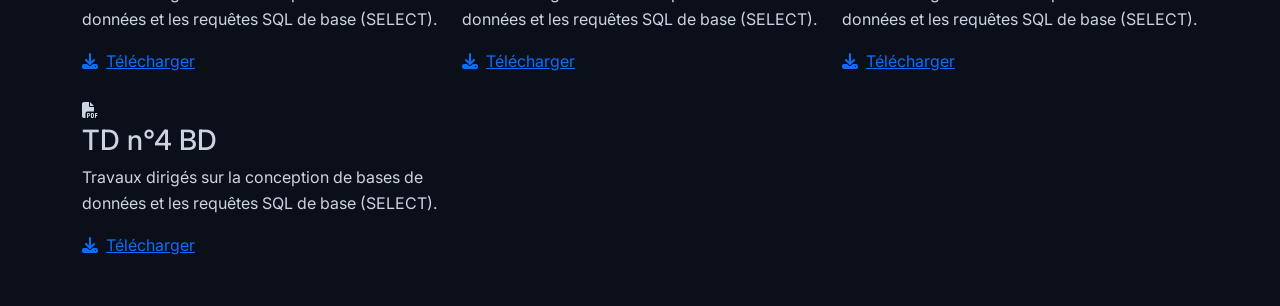
<file: tp.html>
<!DOCTYPE html>
<html lang="fr">
<head>
    <meta charset="UTF-8" />
    <meta name="viewport" content="width=device-width, initial-scale=1" />
    <title>TPs | Portfolio BTS SIO</title>
    <script src="https://code.jquery.com/jquery-3.6.0.min.js"></script>
    <link href="https://cdn.jsdelivr.net/npm/bootstrap@5.3.8/dist/css/bootstrap.min.css" rel="stylesheet" integrity="sha384-sRIl4kxILFvY47J16cr9ZwB07vP4J8+LH7qKQnuqkuIAvNWLzeN8tE5YBujZqJLB" crossorigin="anonymous">
    <link rel="stylesheet" href="https://cdnjs.cloudflare.com/ajax/libs/font-awesome/6.5.1/css/all.min.css" integrity="sha512-DTOQO9RWCH3ppGqcWaEA1BIZOC6xxalwEsw9c2QQeAIftl+Vegovlnee1c9QX4TctnWMn13TZye+giMm8e2LwA==" crossorigin="anonymous" referrerpolicy="no-referrer" />
    <link href="CSS/tp.css" rel="stylesheet">
</head>
<body>

    <div id="nav-container"></div>

    <div class="container my-5">
        <h1 class="text-center mb-5 display-4 text-primary">Travaux Pratiques & Dirigés (TP/TD)</h1>

        <h2 class="section-title text-dark-emphasis mb-4 border-bottom pb-2"><i class="fas fa-server me-3"></i>TPs SISR</h2>
        <div class="row row-cols-1 row-cols-md-2 row-cols-lg-3 g-4 file-grid">
            
            <div class="col">
                <div class="file-card">
                    <i class="fas fa-file-pdf file-icon"></i>
                    <h3 class="file-title">TP 1</h3>
                    <p class="file-description">Introduction aux systèmes et réseaux, prise en main des outils de virtualisation.</p>
                    <a href="Assets/fichier pdf/TP/TP_42.pdf" download="TP_1.pdf" class="download-link"><i class="fas fa-download me-2"></i>Télécharger</a>
                </div>
            </div>

            <div class="col">
                <div class="file-card">
                    <i class="fas fa-file-pdf file-icon"></i>
                    <h3 class="file-title">TP 2</h3>
                    <p class="file-description"> a trouver.</p>
                    <a href="Assets/fichier pdf/TP/TP_42.pdf" download="TP_2.pdf" class="download-link"><i class="fas fa-download me-2"></i>Télécharger</a>
                </div>
            </div>

            <div class="col">
                <div class="file-card">
                    <i class="fas fa-file-pdf file-icon"></i>
                    <h3 class="file-title">TP 3</h3>
                    <p class="file-description">a trouver.</p>
                    <a href="Assets/fichier pdf/TP/TP_42.pdf" download="TP_3.pdf" class="download-link"><i class="fas fa-download me-2"></i>Télécharger</a>
                </div>
            </div>
            
            <div class="col">
                <div class="file-card">
                    <i class="fas fa-file-pdf file-icon"></i>
                    <h3 class="file-title">TP 4 : CMD Initiation</h3>
                    <p class="file-description">Initiation à l'invite de commande et apprentissage des commandes de base sous Windows.</p>
                    <a href="Assets/fichier pdf/TP/TP_Explorateurs_de_l’invite_de_commandes_modifier .pdf" download="TP__Explorateurs_de_l’invite_de_commandes_modifier.pdf" class="download-link"><i class="fas fa-download me-2"></i>Télécharger</a>
                </div>
            </div>

            <div class="col">
                <div class="file-card">
                    <i class="fas fa-file-pdf file-icon"></i>
                    <h3 class="file-title">TP 4.2 Expert</h3>
                    <p class="file-description">suite TP 4.2 .</p>
                    <a href="Assets/fichier pdf/TP/TP_42.pdf" download="TP_4_2_Expert.pdf" class="download-link"><i class="fas fa-download me-2"></i>Télécharger</a>
                </div>
            </div>
            
            <div class="col">
                <div class="file-card">
                    <i class="fas fa-file-pdf file-icon"></i>
                    <h3 class="file-title">TP 4.2</h3>
                    <p class="file-description">Suite du TP 4, .</p>
                    <a href="Assets/fichier pdf/TP/TP_42.pdf" download="TP_4_2.pdf" class="download-link"><i class="fas fa-download me-2"></i>Télécharger</a>
                </div>
            </div>

            <div class="col">
                <div class="file-card">
                    <i class="fas fa-file-pdf file-icon"></i>
                    <h3 class="file-title">TP 5</h3>
                    <p class="file-description"> a trouver.</p>
                    <a href="Assets/fichier pdf/TP/TP_42.pdf" download="TP_2.pdf" class="download-link"><i class="fas fa-download me-2"></i>Télécharger</a>
                </div>
            </div>

            <div class="col">
                <div class="file-card">
                    <i class="fas fa-file-pdf file-icon"></i>
                    <h3 class="file-title">TP 5.2</h3>
                    <p class="file-description"> a trouver.</p>
                    <a href="Assets/fichier pdf/TP/TP_42.pdf" download="TP_2.pdf" class="download-link"><i class="fas fa-download me-2"></i>Télécharger</a>
                </div>
            </div>

            <div class="col">
                <div class="file-card">
                    <i class="fas fa-file-pdf file-icon"></i>
                    <h3 class="file-title">TP 6.1</h3>
                    <p class="file-description"> a trouver.</p>
                    <a href="Assets/fichier pdf/TP/TP_42.pdf" download="TP_2.pdf" class="download-link"><i class="fas fa-download me-2"></i>Télécharger</a>
                </div>
            </div>

            <div class="col">
                <div class="file-card">
                    <i class="fas fa-file-pdf file-icon"></i>
                    <h3 class="file-title">étape 1</h3>
                    <p class="file-description"> a trouver.</p>
                    <a href="Assets/fichier pdf/TP/TP_42.pdf" download="TP_2.pdf" class="download-link"><i class="fas fa-download me-2"></i>Télécharger</a>
                </div>
            </div>

            <div class="col">
                <div class="file-card">
                    <i class="fas fa-file-pdf file-icon"></i>
                    <h3 class="file-title">étape 2</h3>
                    <p class="file-description"> a trouver.</p>
                    <a href="Assets/fichier pdf/TP/TP_42.pdf" download="TP_2.pdf" class="download-link"><i class="fas fa-download me-2"></i>Télécharger</a>
                </div>
            </div>

            <div class="col">
                <div class="file-card">
                    <i class="fas fa-file-pdf file-icon"></i>
                    <h3 class="file-title">étape 3</h3>
                    <p class="file-description"> a trouver.</p>
                    <a href="Assets/fichier pdf/TP/TP_42.pdf" download="TP_2.pdf" class="download-link"><i class="fas fa-download me-2"></i>Télécharger</a>
                </div>
            </div>

            <div class="col">
                <div class="file-card">
                    <i class="fas fa-file-pdf file-icon"></i>
                    <h3 class="file-title">étape 4</h3>
                    <p class="file-description"> a trouver.</p>
                    <a href="Assets/fichier pdf/TP/TP_42.pdf" download="TP_2.pdf" class="download-link"><i class="fas fa-download me-2"></i>Télécharger</a>
                </div>
            </div>

            <div class="col">
                <div class="file-card">
                    <i class="fas fa-file-pdf file-icon"></i>
                    <h3 class="file-title">étape 5</h3>
                    <p class="file-description"> a trouver.</p>
                    <a href="Assets/fichier pdf/TP/TP_42.pdf" download="TP_2.pdf" class="download-link"><i class="fas fa-download me-2"></i>Télécharger</a>
                </div>
            </div>
        </div> <h2 class="section-title text-dark-emphasis mt-5 mb-4 border-bottom pb-2"><i class="fas fa-server me-3"></i>TD réseaux</h2>
        <div class="row row-cols-1 row-cols-md-2 row-cols-lg-3 g-4 file-grid">
            
            <div class="col">
                <div class="file-card">
                    <i class="fas fa-file-pdf file-icon"></i>
                    <h3 class="file-title">TD n°1</h3>
                    <p class="file-description">Travaux dirigés sur la conception de bases de données et les requêtes SQL de base (SELECT).</p>
                    <a href="Assets/fichier pdf/TP/TD_1_BD.pdf" download="TD_1_BD.pdf" class="download-link"><i class="fas fa-download me-2"></i>Télécharger</a>
                </div>
            </div>

        </div> <h2 class="section-title text-dark-emphasis mt-5 mb-4 border-bottom pb-2"><i class="fas fa-database me-3"></i>TD Base de Données</h2>
        <div class="row row-cols-1 row-cols-md-2 row-cols-lg-3 g-4 file-grid">
            
            <div class="col">
                <div class="file-card">
                    <i class="fas fa-file-pdf file-icon"></i>
                    <h3 class="file-title">TD n°1 BD</h3>
                    <p class="file-description">Travaux dirigés sur la conception de bases de données et les requêtes SQL de base (SELECT).</p>
                    <a href="Assets/fichier pdf/TP/TD_1_BD.pdf" download="TD_1_BD.pdf" class="download-link"><i class="fas fa-download me-2"></i>Télécharger</a>
                </div>
            </div>

            <div class="col">
                <div class="file-card">
                    <i class="fas fa-file-pdf file-icon"></i>
                    <h3 class="file-title">TD n°2 BD</h3>
                    <p class="file-description">Travaux dirigés sur la conception de bases de données et les requêtes SQL de base (SELECT).</p>
                    <a href="Assets/fichier pdf/TP/TD_1_BD.pdf" download="TD_1_BD.pdf" class="download-link"><i class="fas fa-download me-2"></i>Télécharger</a>
                </div>
            </div>

            <div class="col">
                <div class="file-card">
                    <i class="fas fa-file-pdf file-icon"></i>
                    <h3 class="file-title">TD n°3 BD</h3>
                    <p class="file-description">Travaux dirigés sur la conception de bases de données et les requêtes SQL de base (SELECT).</p>
                    <a href="Assets/fichier pdf/TP/TD_1_BD.pdf" download="TD_1_BD.pdf" class="download-link"><i class="fas fa-download me-2"></i>Télécharger</a>
                </div>
            </div>

            <div class="col">
                <div class="file-card">
                    <i class="fas fa-file-pdf file-icon"></i>
                    <h3 class="file-title">TD n°4 BD</h3>
                    <p class="file-description">Travaux dirigés sur la conception de bases de données et les requêtes SQL de base (SELECT).</p>
                    <a href="Assets/fichier pdf/TP/TD_1_BD.pdf" download="TD_1_BD.pdf" class="download-link"><i class="fas fa-download me-2"></i>Télécharger</a>
                </div>
            </div>
        </div> 
    </div> 
    <script src="https://cdn.jsdelivr.net/npm/bootstrap@5.3.8/dist/js/bootstrap.bundle.min.js" integrity="sha384-C6Ua95x3m1h4w95nO7+Bq5S1o0W1h8n2l0Z0j7aF3K0/B93e8U5f4mJ4d3K0/B5a5W2K5aA4K0k7T2Z0k8X1" crossorigin="anonymous"></script>
    <script src="JS/load-nav.js"></script>
    <script src="JS/script.js"></script>
</body>
</html>
</file>
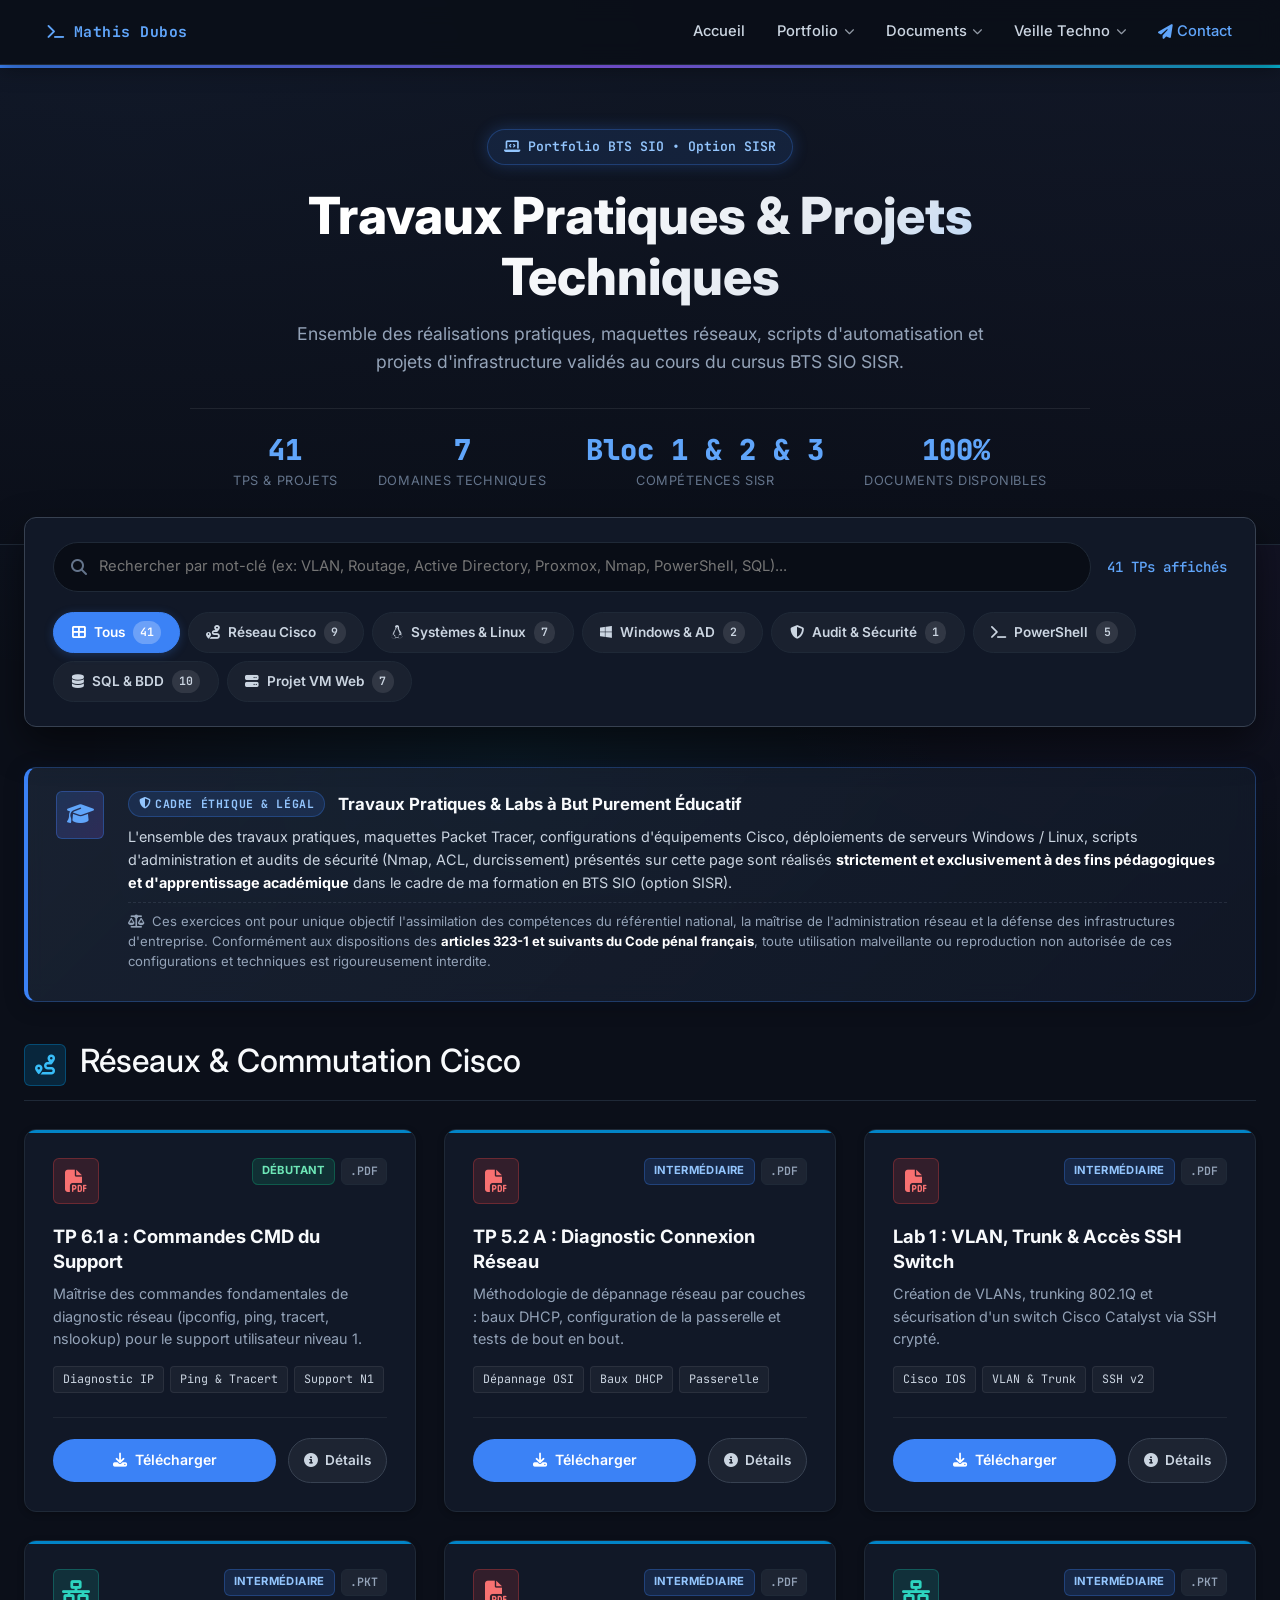
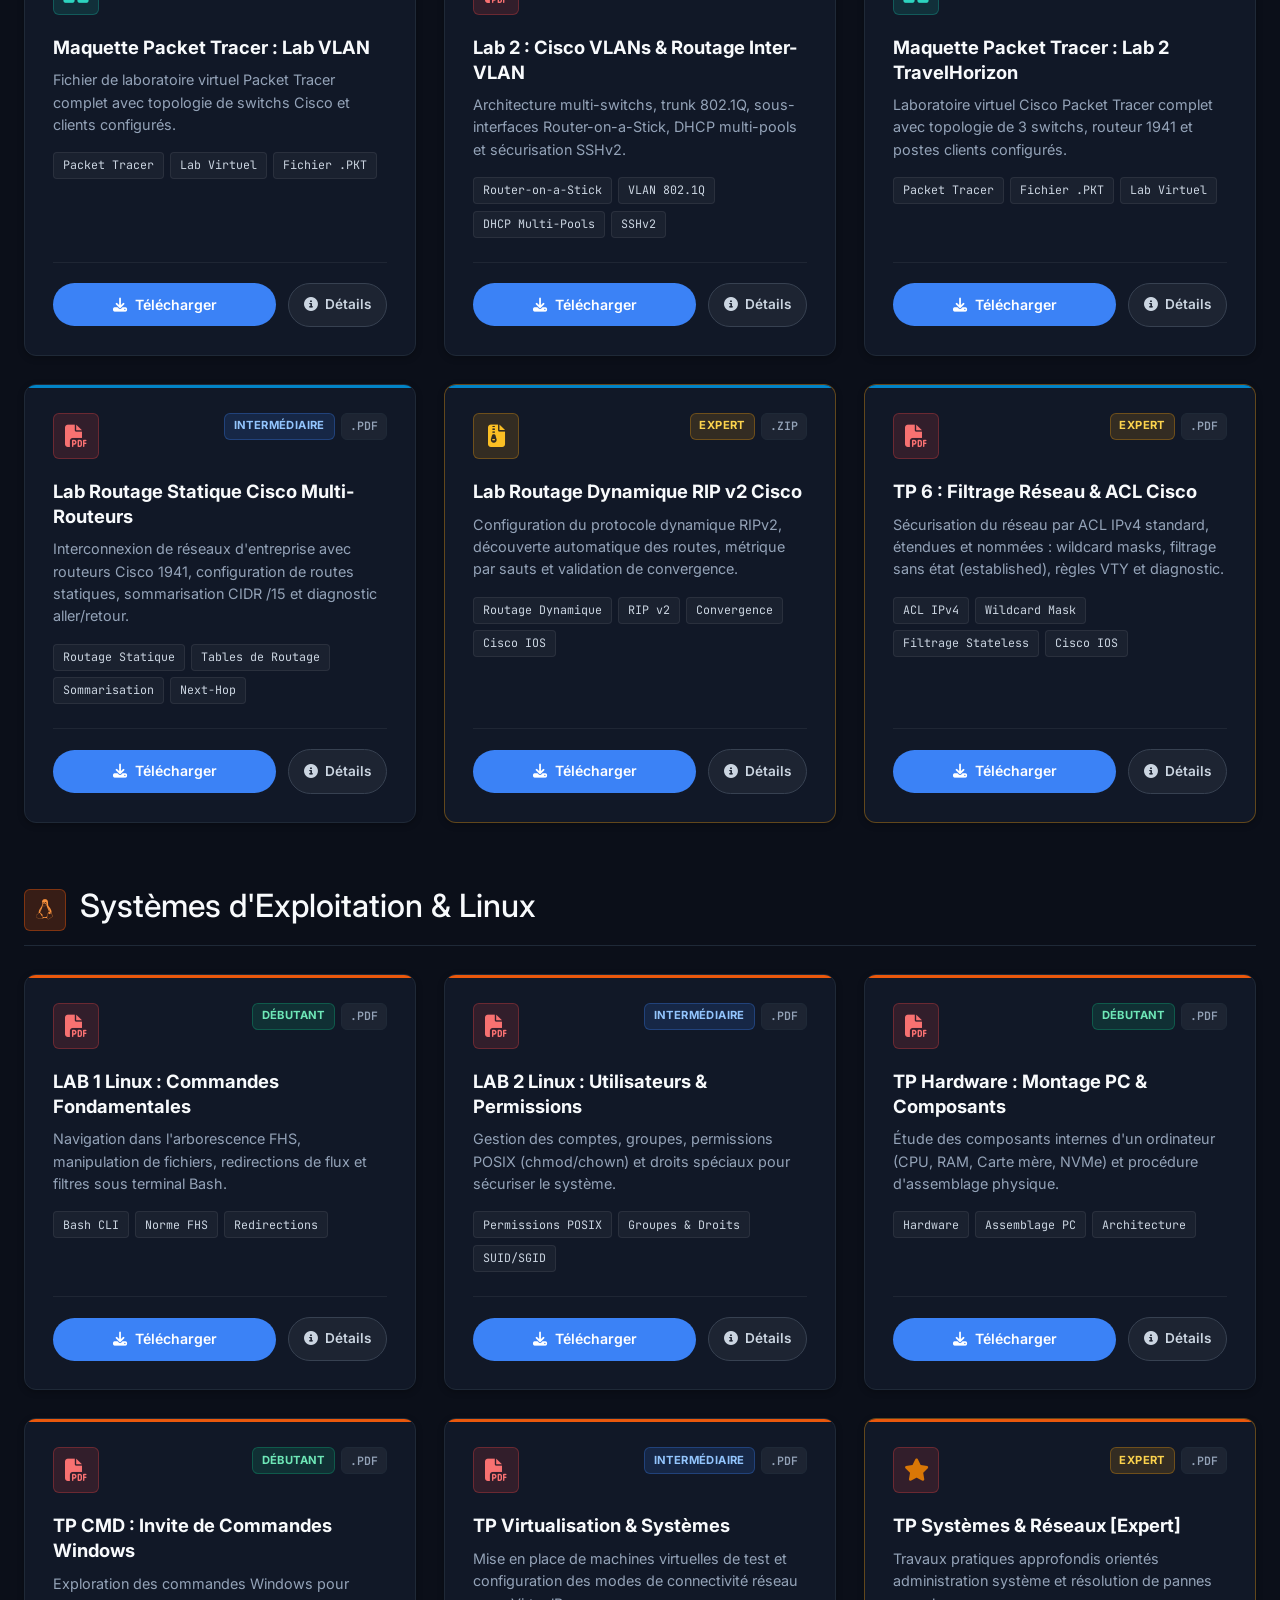
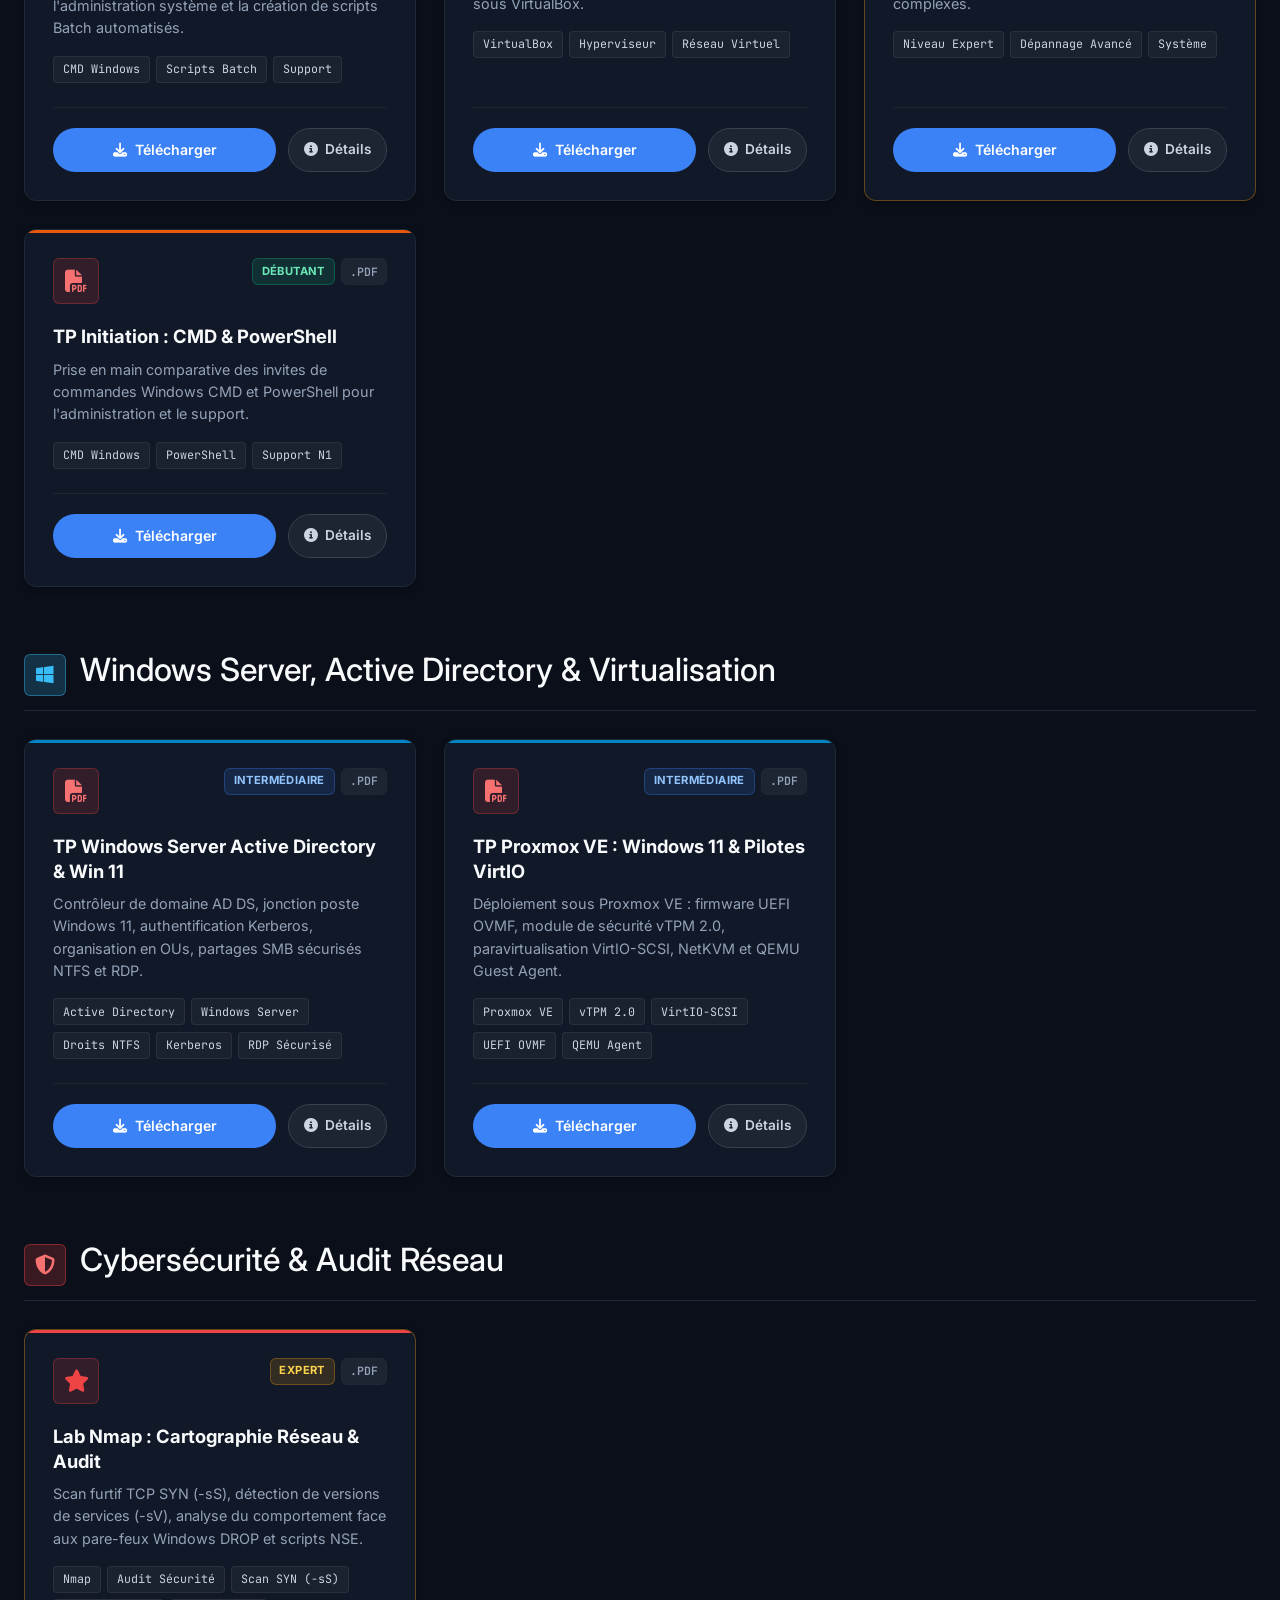
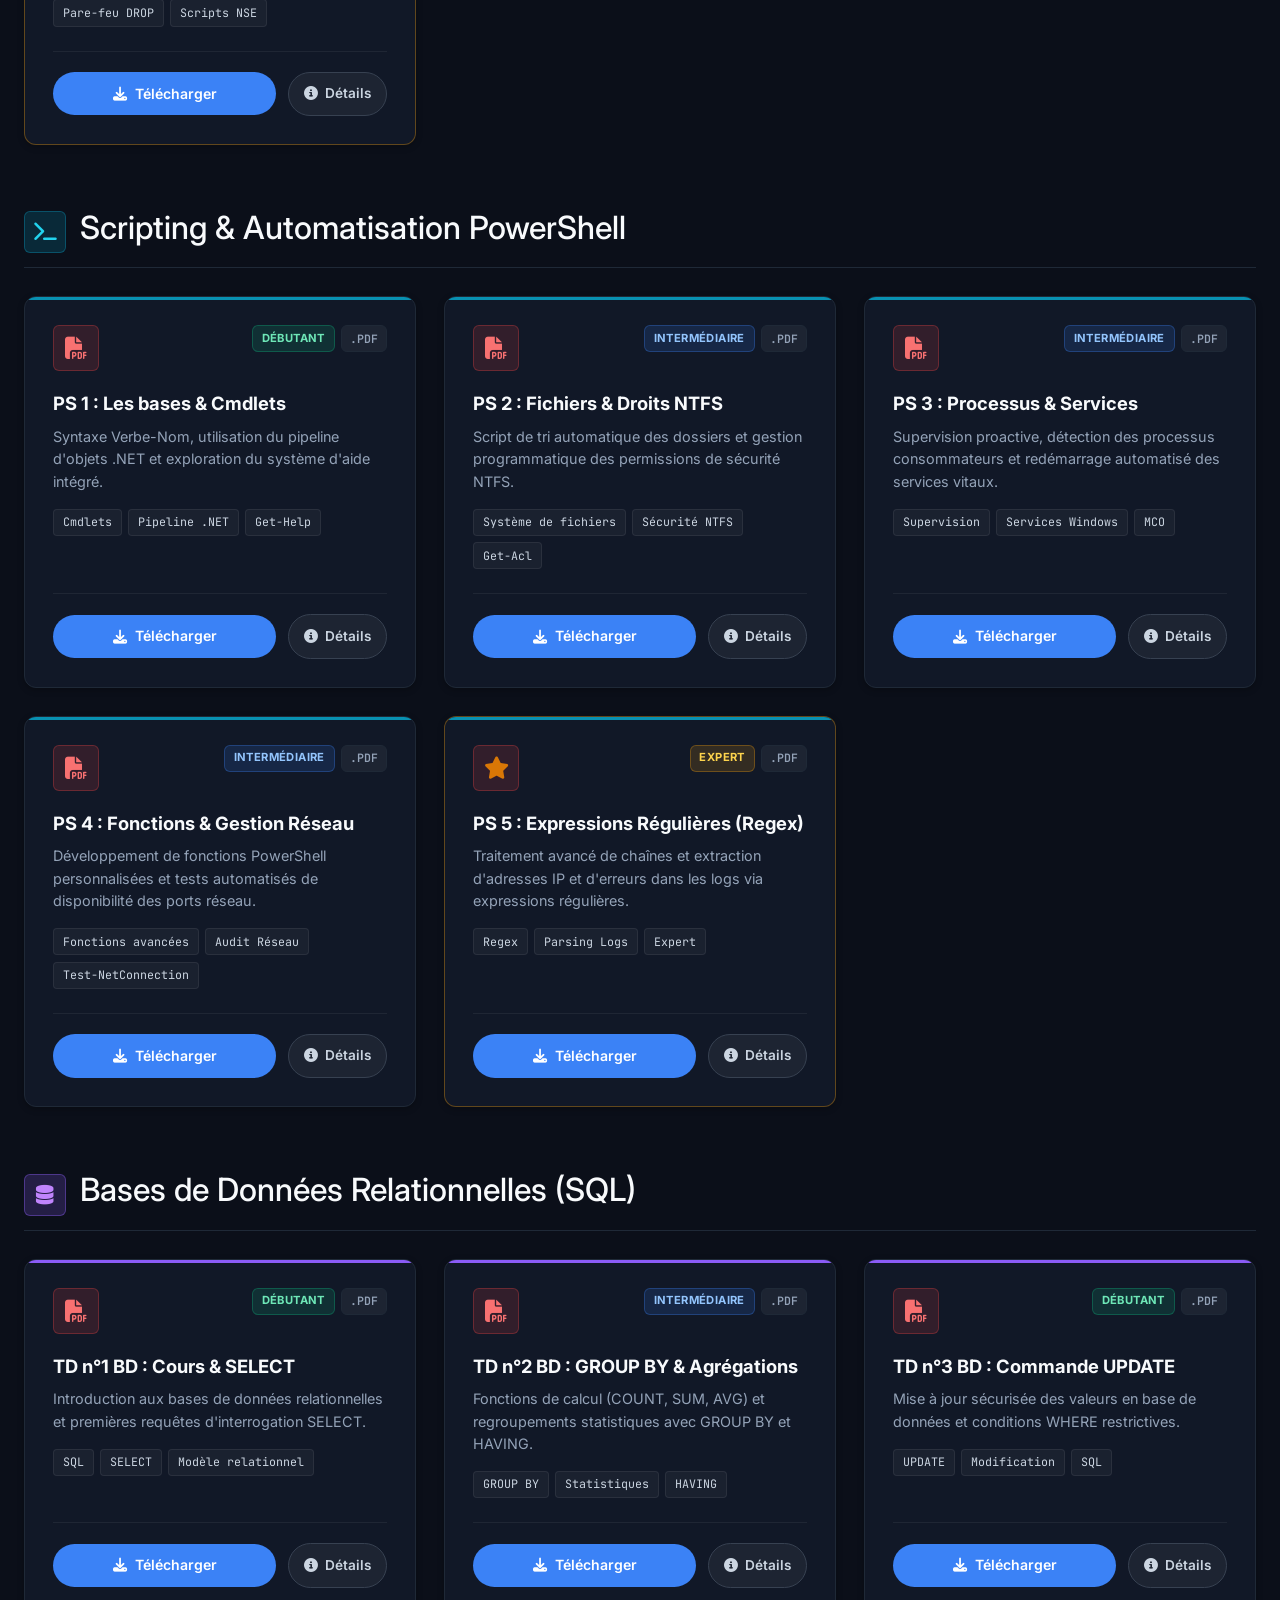
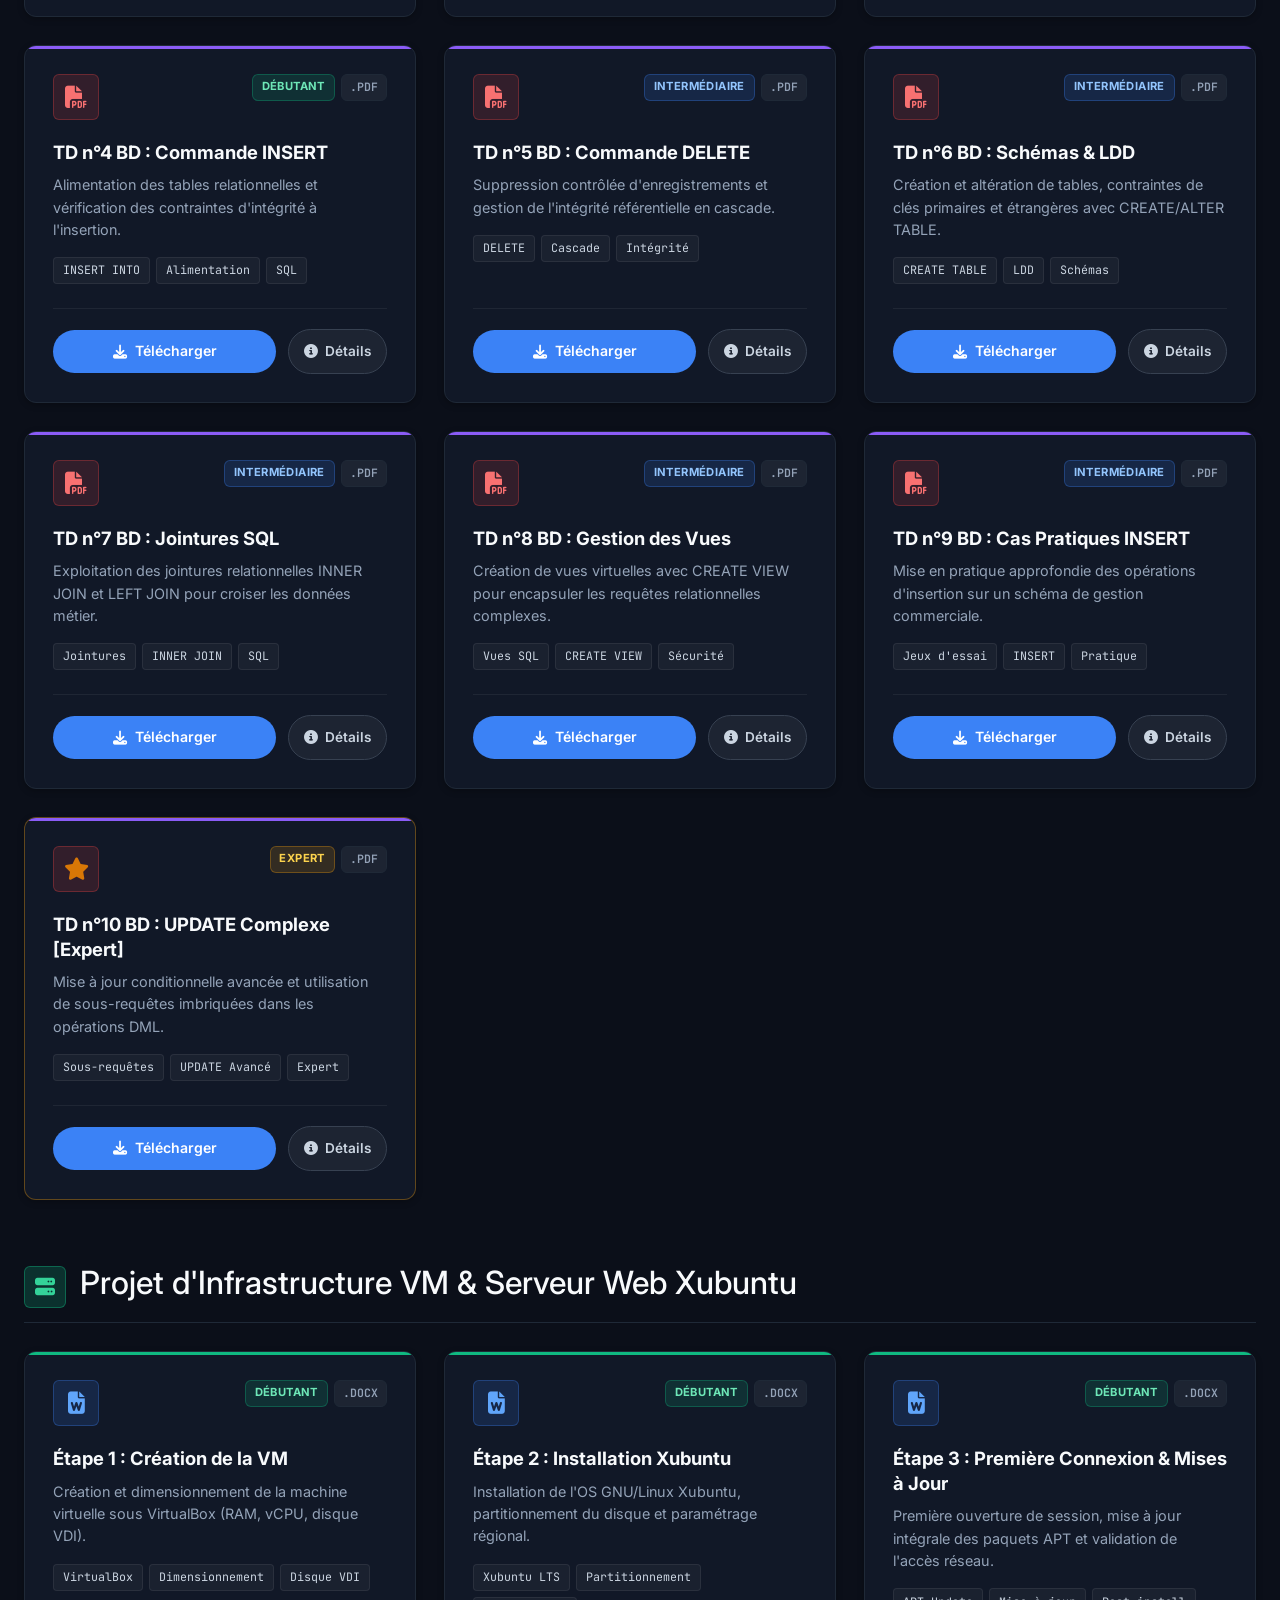
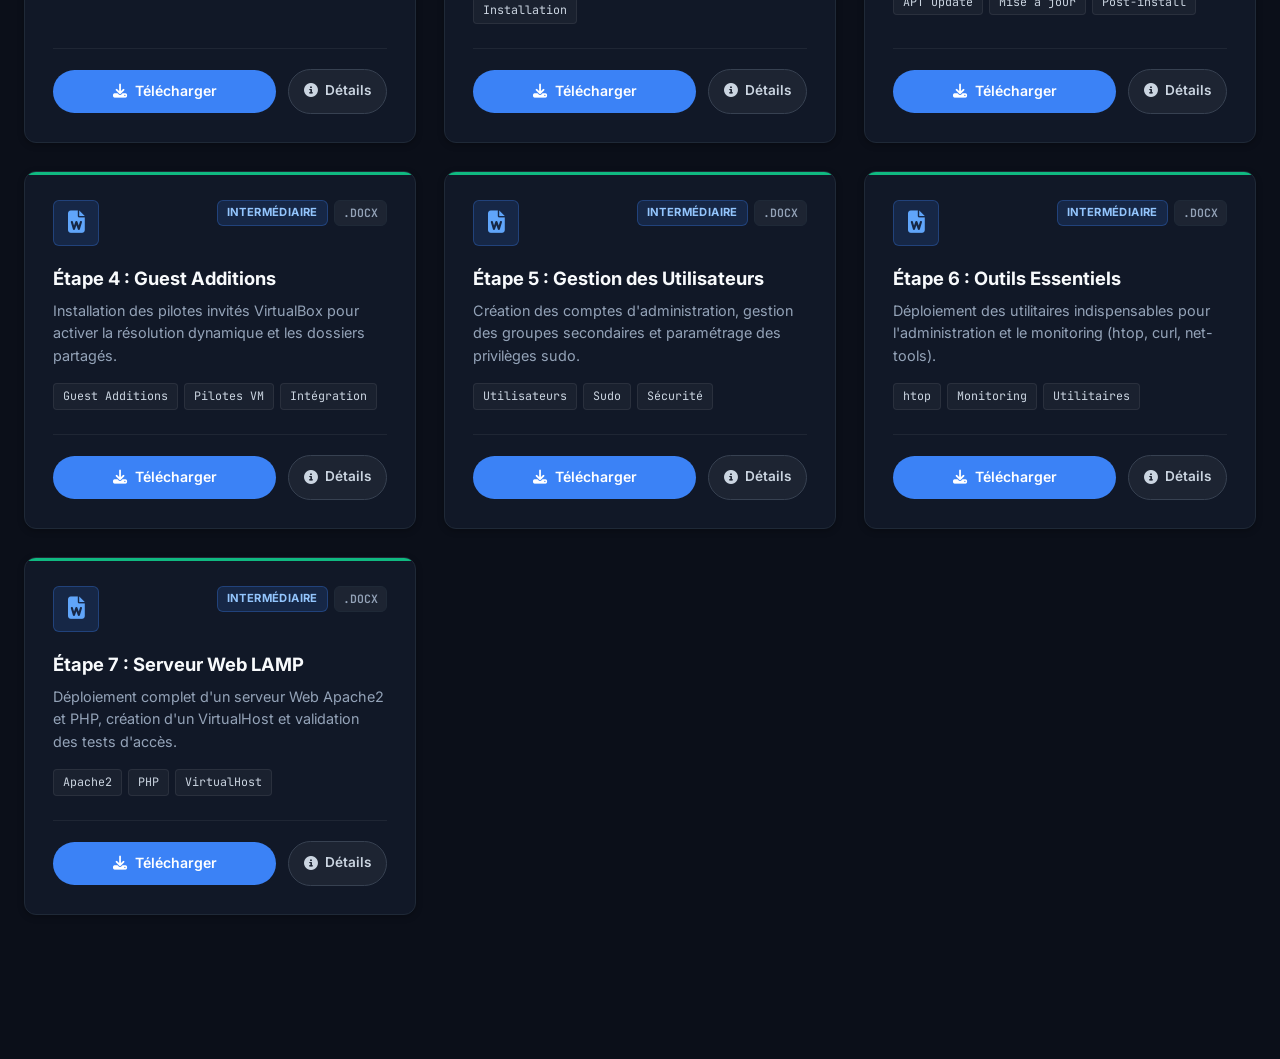
<file: TP.html>
<!DOCTYPE html>
<html lang="fr">

<head>
    <meta charset="UTF-8">
    <meta name="viewport" content="width=device-width, initial-scale=1.0">
    <title>Travaux Pratiques & Projets | Portfolio BTS SIO SISR</title>
    <meta name="description"
        content="Portfolio technique de Mathis Dubos en BTS SIO SISR : Travaux pratiques Cisco, systèmes Linux, scripting PowerShell, bases de données SQL et projets de virtualisation.">

    <!-- Scripts & Bibliothèques -->
    <script src="https://code.jquery.com/jquery-3.6.0.min.js"></script>
    <link href="https://cdn.jsdelivr.net/npm/bootstrap@5.3.8/dist/css/bootstrap.min.css" rel="stylesheet">
    <link rel="stylesheet" href="https://cdnjs.cloudflare.com/ajax/libs/font-awesome/6.5.1/css/all.min.css">

    <!-- Feuilles de styles -->
    <link href="CSS/tp.css" rel="stylesheet">
</head>

<body>

    <!-- Barre de navigation globale (chargée dynamiquement via load-nav.js) -->
    <div id="nav-container"></div>

    <!-- Hero Banner -->
    <header class="tp-hero">
        <div class="hero-inner">
            <span class="hero-badge"><i class="fas fa-laptop-code"></i> Portfolio BTS SIO • Option SISR</span>
            <h1>Travaux Pratiques & Projets Techniques</h1>
            <p>
                Ensemble des réalisations pratiques, maquettes réseaux, scripts d'automatisation et projets
                d'infrastructure validés au cours du cursus BTS SIO SISR.
            </p>

            <div class="hero-stats-bar">
                <div class="stat-box">
                    <span class="stat-num" id="total-tp-count">41</span>
                    <span class="stat-desc">TPs & Projets</span>
                </div>
                <div class="stat-box">
                    <span class="stat-num">7</span>
                    <span class="stat-desc">Domaines Techniques</span>
                </div>
                <div class="stat-box">
                    <span class="stat-num">Bloc 1 & 2 & 3</span>
                    <span class="stat-desc">Compétences SISR</span>
                </div>
                <div class="stat-box">
                    <span class="stat-num">100%</span>
                    <span class="stat-desc">Documents Disponibles</span>
                </div>
            </div>
        </div>
    </header>

    <!-- Barre d'outils : Recherche instantanée & Filtres par catégorie -->
    <div class="tp-controls">
        <div class="controls-card">
            <div class="search-row">
                <div class="tp-search-box">
                    <i class="fas fa-search"></i>
                    <input type="text" id="tp-search-input" class="tp-search-input"
                        placeholder="Rechercher par mot-clé (ex: VLAN, Routage, Active Directory, Proxmox, Nmap, PowerShell, SQL)...">
                </div>
                <span class="search-meta" id="results-count">41 TPs affichés</span>
            </div>

            <div class="filter-categories">
                <button class="category-tab active" data-category="all">
                    <i class="fas fa-th-large"></i> Tous <span class="tab-badge">41</span>
                </button>
                <button class="category-tab" data-category="cisco">
                    <i class="fas fa-route"></i> Réseau Cisco <span class="tab-badge">9</span>
                </button>
                <button class="category-tab" data-category="linux">
                    <i class="fab fa-linux"></i> Systèmes & Linux <span class="tab-badge">7</span>
                </button>
                <button class="category-tab" data-category="windows">
                    <i class="fab fa-windows"></i> Windows & AD <span class="tab-badge">2</span>
                </button>
                <button class="category-tab" data-category="security">
                    <i class="fas fa-shield-halved"></i> Audit & Sécurité <span class="tab-badge">1</span>
                </button>
                <button class="category-tab" data-category="powershell">
                    <i class="fas fa-terminal"></i> PowerShell <span class="tab-badge">5</span>
                </button>
                <button class="category-tab" data-category="sql">
                    <i class="fas fa-database"></i> SQL & BDD <span class="tab-badge">10</span>
                </button>
                <button class="category-tab" data-category="vm">
                    <i class="fas fa-server"></i> Projet VM Web <span class="tab-badge">7</span>
                </button>
            </div>
        </div>
    </div>

    <!-- ================= AVERTISSEMENT & CADRE ÉDUCATIF ================= -->
    <div class="tp-disclaimer-container">
        <div class="tp-disclaimer-card">
            <div class="tp-disclaimer-icon">
                <i class="fas fa-graduation-cap"></i>
            </div>
            <div class="tp-disclaimer-content">
                <div class="tp-disclaimer-header">
                    <span class="tp-disclaimer-badge"><i class="fas fa-shield-halved me-1"></i> Cadre Éthique & Légal</span>
                    <h3>Travaux Pratiques & Labs à But Purement Éducatif</h3>
                </div>
                <p>
                    L'ensemble des travaux pratiques, maquettes Packet Tracer, configurations d'équipements Cisco, déploiements de serveurs Windows / Linux, scripts d'administration et audits de sécurité (Nmap, ACL, durcissement) présentés sur cette page sont réalisés <strong>strictement et exclusivement à des fins pédagogiques et d'apprentissage académique</strong> dans le cadre de ma formation en BTS SIO (option SISR).
                </p>
                <p class="tp-disclaimer-note">
                    <i class="fas fa-scale-balanced me-1"></i> Ces exercices ont pour unique objectif l'assimilation des compétences du référentiel national, la maîtrise de l'administration réseau et la défense des infrastructures d'entreprise. Conformément aux dispositions des <strong>articles 323-1 et suivants du Code pénal français</strong>, toute utilisation malveillante ou reproduction non autorisée de ces configurations et techniques est rigoureusement interdite.
                </p>
            </div>
        </div>
    </div>

    <!-- Conteneur principal des TPs -->
    <main class="tp-container">

        <!-- ================= SECTION 1 : CISCO & RÉSEAU ================= -->
        <section class="tp-section" id="section-cisco">
            <div class="tp-section-header">
                <div class="section-title">
                    <div class="section-icon-badge badge-cisco"><i class="fas fa-route"></i></div>
                    <h2>Réseaux & Commutation Cisco</h2>
                </div>
            </div>

            <div class="tp-grid">
                <!-- TP Cisco 1 -->
                <div class="tp-card" data-category="cisco"
                    data-modal-title="TP 6.1 a : Commandes CMD Essentielles du Support Informatique"
                    data-modal-category="Réseau & Diagnostic" data-modal-level="Débutant"
                    data-modal-desc="Apprentissage méthodique des outils en ligne de commande pour le diagnostic et le dépannage réseau sous environnement Windows : ipconfig, ping, tracert, nslookup, netstat, arp."
                    data-modal-competences="Diagnostic et résolution d'incidents de connectivité; Analyse des adresses IPv4/masques; Vérification des caches ARP et résolutions DNS."
                    data-modal-tools="CMD Windows, Protocole ICMP, Requêtes DNS, Commutateur">
                    <div class="card-top">
                        <div class="file-type-icon icon-pdf"><i class="fas fa-file-pdf"></i></div>
                        <div class="card-badges">
                            <span class="badge-level level-debutant">Débutant</span>
                            <span class="badge-format">.PDF</span>
                        </div>
                    </div>
                    <div class="tp-card-content">
                        <h3 class="tp-card-title">TP 6.1 a : Commandes CMD du Support</h3>
                        <p class="tp-card-desc">Maîtrise des commandes fondamentales de diagnostic réseau (ipconfig,
                            ping, tracert, nslookup) pour le support utilisateur niveau 1.</p>
                        <div class="tp-skills-tags">
                            <span class="skill-tag">Diagnostic IP</span>
                            <span class="skill-tag">Ping & Tracert</span>
                            <span class="skill-tag">Support N1</span>
                        </div>
                    </div>
                    <div class="tp-card-actions">
                        <a href="Assets/fichier pdf/cisco/TP_6.1_a__Commandes_CMD_Essentielles_du_Support_Informatique.pdf"
                            download="TP_6.1_Commandes_Support_Cisco.pdf" class="btn-download">
                            <i class="fas fa-download"></i> Télécharger
                        </a>
                        <button class="btn-details"><i class="fas fa-circle-info"></i> Détails</button>
                    </div>
                </div>

                <!-- TP Cisco 2 -->
                <div class="tp-card" data-category="cisco"
                    data-modal-title="TP 5.2 A : Diagnostic d’un Problème de Connexion Réseau"
                    data-modal-category="Réseau & Diagnostic" data-modal-level="Intermédiaire"
                    data-modal-desc="Démarche systématique d'investigation en couches OSI pour identifier la cause d'une panne réseau : problème de câble/port, configuration IP statique erronée, bail DHCP expiré ou passerelle injoignable."
                    data-modal-competences="Dépannage méthodique par couches; Contrôle de l'attribution DHCP; Analyse des configurations de passerelle par défaut."
                    data-modal-tools="TCP/IP, DHCP, Wireshark, CLI Windows">
                    <div class="card-top">
                        <div class="file-type-icon icon-pdf"><i class="fas fa-file-pdf"></i></div>
                        <div class="card-badges">
                            <span class="badge-level level-intermediaire">Intermédiaire</span>
                            <span class="badge-format">.PDF</span>
                        </div>
                    </div>
                    <div class="tp-card-content">
                        <h3 class="tp-card-title">TP 5.2 A : Diagnostic Connexion Réseau</h3>
                        <p class="tp-card-desc">Méthodologie de dépannage réseau par couches : baux DHCP, configuration
                            de la passerelle et tests de bout en bout.</p>
                        <div class="tp-skills-tags">
                            <span class="skill-tag">Dépannage OSI</span>
                            <span class="skill-tag">Baux DHCP</span>
                            <span class="skill-tag">Passerelle</span>
                        </div>
                    </div>
                    <div class="tp-card-actions">
                        <a href="Assets/fichier pdf/cisco/TP_5.2_A_–_Diagnostic_d’un_problème_de_connexion_réseau.pdf"
                            download="TP_5.2_Diagnostic_Connexion.pdf" class="btn-download">
                            <i class="fas fa-download"></i> Télécharger
                        </a>
                        <button class="btn-details"><i class="fas fa-circle-info"></i> Détails</button>
                    </div>
                </div>

                <!-- TP Cisco 3 : Lab VLAN & SSH -->
                <div class="tp-card" data-category="cisco"
                    data-modal-title="Lab 1 : Fondations VLAN, Segmentation & Configuration SSH Switch Cisco"
                    data-modal-category="Commutation & Sécurité" data-modal-level="Intermédiaire"
                    data-modal-desc="Configuration d'un commutateur Cisco Catalyst : création des VLANs data et administration, configuration des ports d'accès et trunk 802.1Q, et sécurisation de l'accès distant via SSH v2 chiffré."
                    data-modal-competences="Segmentation du réseau local (VLAN 802.1Q); Configuration des trunks de commutation; Sécurisation des accès d'administration via SSH."
                    data-modal-tools="Cisco IOS, Cisco Catalyst, SSHv2, VLANs, Packet Tracer">
                    <div class="card-top">
                        <div class="file-type-icon icon-pdf"><i class="fas fa-file-pdf"></i></div>
                        <div class="card-badges">
                            <span class="badge-level level-intermediaire">Intermédiaire</span>
                            <span class="badge-format">.PDF</span>
                        </div>
                    </div>
                    <div class="tp-card-content">
                        <h3 class="tp-card-title">Lab 1 : VLAN, Trunk & Accès SSH Switch</h3>
                        <p class="tp-card-desc">Création de VLANs, trunking 802.1Q et sécurisation d'un switch Cisco
                            Catalyst via SSH crypté.</p>
                        <div class="tp-skills-tags">
                            <span class="skill-tag">Cisco IOS</span>
                            <span class="skill-tag">VLAN & Trunk</span>
                            <span class="skill-tag">SSH v2</span>
                        </div>
                    </div>
                    <div class="tp-card-actions">
                        <a href="Assets/fichier pdf/2ème anné/Lab1_Fondations_VLAN_SSH.pdf"
                            download="Lab_Fondations_VLAN_SSH.pdf" class="btn-download">
                            <i class="fas fa-download"></i> Télécharger
                        </a>
                        <button class="btn-details"><i class="fas fa-circle-info"></i> Détails</button>
                    </div>
                </div>

                <!-- TP Cisco 4 : Fichier Packet Tracer -->
                <div class="tp-card" data-category="cisco"
                    data-modal-title="Simulation Packet Tracer : Maquette Switch Cisco & VLANs"
                    data-modal-category="Simulation Réseau" data-modal-level="Intermédiaire"
                    data-modal-desc="Fichier de simulation Cisco Packet Tracer (.pkt) complet contenant la topologie de laboratoire avec switchs, postes clients et liaisons trunk opérationnelles."
                    data-modal-competences="Conception et simulation de topologies réseau d'entreprise; Validation des flux inter-VLANs."
                    data-modal-tools="Cisco Packet Tracer, Cisco IOS">
                    <div class="card-top">
                        <div class="file-type-icon icon-pkt"><i class="fas fa-network-wired"></i></div>
                        <div class="card-badges">
                            <span class="badge-level level-intermediaire">Intermédiaire</span>
                            <span class="badge-format">.PKT</span>
                        </div>
                    </div>
                    <div class="tp-card-content">
                        <h3 class="tp-card-title">Maquette Packet Tracer : Lab VLAN</h3>
                        <p class="tp-card-desc">Fichier de laboratoire virtuel Packet Tracer complet avec topologie de
                            switchs Cisco et clients configurés.</p>
                        <div class="tp-skills-tags">
                            <span class="skill-tag">Packet Tracer</span>
                            <span class="skill-tag">Lab Virtuel</span>
                            <span class="skill-tag">Fichier .PKT</span>
                        </div>
                    </div>
                    <div class="tp-card-actions">
                        <a href="Assets/fichier pdf/2ème anné/lab1_fondation_vlan_ssh_packet_tracer.pkt"
                            download="lab1_vlan_ssh.pkt" class="btn-download">
                            <i class="fas fa-download"></i> Télécharger
                        </a>
                        <button class="btn-details"><i class="fas fa-circle-info"></i> Détails</button>
                    </div>
                </div>

                <!-- TP Cisco 5 : Lab 2 TravelHorizon -->
                <div class="tp-card" data-category="cisco"
                    data-modal-title="Lab 2 : Infrastructure Cisco VLANs, Routage Inter-VLAN & DHCP TravelHorizon"
                    data-modal-category="Commutation & Routage" data-modal-level="Intermédiaire"
                    data-modal-desc="Déploiement complet d'une infrastructure d'entreprise distribuée sur 3 commutateurs Cisco Catalyst et un routeur Cisco 1941 : segmentation par VLANs (Direction, Commercial, Technique, Administration), agrégation trunk 802.1Q, sous-interfaces Router-on-a-Stick, serveur DHCP multi-pools et sécurisation distante via SSHv2."
                    data-modal-competences="Segmentation réseau (VLAN 802.1Q); Configuration des trunks d'agrégation; Routage inter-VLAN Router-on-a-Stick; Configuration de pools DHCP d'entreprise; Sécurisation des accès d'administration SSHv2."
                    data-modal-tools="Cisco IOS, Cisco 1941, Catalyst 2960, 802.1Q, Router-on-a-Stick, DHCP, SSHv2">
                    <div class="card-top">
                        <div class="file-type-icon icon-pdf"><i class="fas fa-file-pdf"></i></div>
                        <div class="card-badges">
                            <span class="badge-level level-intermediaire">Intermédiaire</span>
                            <span class="badge-format">.PDF</span>
                        </div>
                    </div>
                    <div class="tp-card-content">
                        <h3 class="tp-card-title">Lab 2 : Cisco VLANs & Routage Inter-VLAN</h3>
                        <p class="tp-card-desc">Architecture multi-switchs, trunk 802.1Q, sous-interfaces
                            Router-on-a-Stick, DHCP multi-pools et sécurisation SSHv2.</p>
                        <div class="tp-skills-tags">
                            <span class="skill-tag">Router-on-a-Stick</span>
                            <span class="skill-tag">VLAN 802.1Q</span>
                            <span class="skill-tag">DHCP Multi-Pools</span>
                            <span class="skill-tag">SSHv2</span>
                        </div>
                    </div>
                    <div class="tp-card-actions">
                        <a href="Assets/fichier pdf/2ème anné/LAB2_Cisco_VLANs_Infrastructure_TravelHorizon_(1).pdf"
                            download="Lab2_Cisco_VLANs_TravelHorizon.pdf" class="btn-download">
                            <i class="fas fa-download"></i> Télécharger
                        </a>
                        <button class="btn-details"><i class="fas fa-circle-info"></i> Détails</button>
                    </div>
                </div>

                <!-- TP Cisco 6 : Packet Tracer Lab 2 -->
                <div class="tp-card" data-category="cisco"
                    data-modal-title="Simulation Packet Tracer : Topologie Complète Lab 2 TravelHorizon"
                    data-modal-category="Simulation Réseau" data-modal-level="Intermédiaire"
                    data-modal-desc="Fichier de simulation Cisco Packet Tracer (.pkt) complet contenant la topologie de laboratoire TravelHorizon avec 3 switches Catalyst, routeur Cisco 1941, liaisons trunk opérationnelles et distribution automatique d'adresses IP."
                    data-modal-competences="Modélisation d'infrastructures commutées multi-niveaux; Test et validation des flux inter-VLANs et de la distribution DHCP."
                    data-modal-tools="Cisco Packet Tracer, Topologie Multi-Switches, Cisco 1941, Catalyst 2960">
                    <div class="card-top">
                        <div class="file-type-icon icon-pkt"><i class="fas fa-network-wired"></i></div>
                        <div class="card-badges">
                            <span class="badge-level level-intermediaire">Intermédiaire</span>
                            <span class="badge-format">.PKT</span>
                        </div>
                    </div>
                    <div class="tp-card-content">
                        <h3 class="tp-card-title">Maquette Packet Tracer : Lab 2 TravelHorizon</h3>
                        <p class="tp-card-desc">Laboratoire virtuel Cisco Packet Tracer complet avec topologie de 3
                            switchs, routeur 1941 et postes clients configurés.</p>
                        <div class="tp-skills-tags">
                            <span class="skill-tag">Packet Tracer</span>
                            <span class="skill-tag">Fichier .PKT</span>
                            <span class="skill-tag">Lab Virtuel</span>
                        </div>
                    </div>
                    <div class="tp-card-actions">
                        <a href="Assets/fichier pdf/2ème anné/lab2.pkt" download="lab2_travelhorizon.pkt"
                            class="btn-download">
                            <i class="fas fa-download"></i> Télécharger
                        </a>
                        <button class="btn-details"><i class="fas fa-circle-info"></i> Détails</button>
                    </div>
                </div>

                <!-- TP Cisco 7 : Lab Routage Statique -->
                <div class="tp-card" data-category="cisco"
                    data-modal-title="Lab Cisco : Routage Statique Multi-Routeurs & Sommarisation (Exolab CERTA)"
                    data-modal-category="Routage Cisco" data-modal-level="Intermédiaire"
                    data-modal-desc="Interconnexion de 3 à 4 réseaux d'entreprise via 2 à 3 routeurs Cisco 1941 : interprétation des tables de routage (codes C, L, S), métriques [1/0], configuration de routes statiques via next-hop joignable, sommarisation CIDR /15 et démarche méthodique de diagnostic des pannes de routage aller-retour."
                    data-modal-competences="Conception et configuration de plans de routage IPv4; Interprétation des tables de routage Cisco; Sommarisation de sous-réseaux (super-netting); Diagnostic de connectivité par couches OSI."
                    data-modal-tools="Cisco IOS, Cisco 1941, Tables de routage, ip route, Sommarisation CIDR, Tracert">
                    <div class="card-top">
                        <div class="file-type-icon icon-pdf"><i class="fas fa-file-pdf"></i></div>
                        <div class="card-badges">
                            <span class="badge-level level-intermediaire">Intermédiaire</span>
                            <span class="badge-format">.PDF</span>
                        </div>
                    </div>
                    <div class="tp-card-content">
                        <h3 class="tp-card-title">Lab Routage Statique Cisco Multi-Routeurs</h3>
                        <p class="tp-card-desc">Interconnexion de réseaux d'entreprise avec routeurs Cisco 1941,
                            configuration de routes statiques, sommarisation CIDR /15 et diagnostic aller/retour.</p>
                        <div class="tp-skills-tags">
                            <span class="skill-tag">Routage Statique</span>
                            <span class="skill-tag">Tables de Routage</span>
                            <span class="skill-tag">Sommarisation</span>
                            <span class="skill-tag">Next-Hop</span>
                        </div>
                    </div>
                    <div class="tp-card-actions">
                        <a href="Assets/fichier pdf/2ème anné/Lab-Routage-Statique-SISR_v_etudiant.pdf"
                            download="Lab_Routage_Statique_Cisco_SISR.pdf" class="btn-download">
                            <i class="fas fa-download"></i> Télécharger
                        </a>
                        <button class="btn-details"><i class="fas fa-circle-info"></i> Détails</button>
                    </div>
                </div>

                <!-- TP Cisco 8 : Lab Routage Dynamique RIPv2 -->
                <div class="tp-card is-expert" data-category="cisco"
                    data-modal-title="Lab Cisco : Routage Dynamique RIP v2 & Convergence Réseau"
                    data-modal-category="Routage Dynamique" data-modal-level="Expert"
                    data-modal-desc="Déploiement complet du protocole de routage dynamique à vecteur de distance RIP v2 (Routing Information Protocol) sur routeurs Cisco : découverte automatique des routes, annonces multicast 224.0.0.9, convergence de topologie, métrique basée sur le nombre de sauts (hop count), gestion du découpage VLSM et validation des flux."
                    data-modal-competences="Configuration de protocoles de routage dynamique IGP; Analyse de la convergence réseau; Gestion des métriques et des masques à longueur variable (VLSM)."
                    data-modal-tools="Cisco IOS, RIPv2, Multicast 224.0.0.9, VLSM, Cisco 1941">
                    <div class="card-top">
                        <div class="file-type-icon icon-zip"><i class="fas fa-file-zipper"></i></div>
                        <div class="card-badges">
                            <span class="badge-level level-expert">Expert</span>
                            <span class="badge-format">.ZIP</span>
                        </div>
                    </div>
                    <div class="tp-card-content">
                        <h3 class="tp-card-title">Lab Routage Dynamique RIP v2 Cisco</h3>
                        <p class="tp-card-desc">Configuration du protocole dynamique RIPv2, découverte automatique des
                            routes, métrique par sauts et validation de convergence.</p>
                        <div class="tp-skills-tags">
                            <span class="skill-tag">Routage Dynamique</span>
                            <span class="skill-tag">RIP v2</span>
                            <span class="skill-tag">Convergence</span>
                            <span class="skill-tag">Cisco IOS</span>
                        </div>
                    </div>
                    <div class="tp-card-actions">
                        <a href="Assets/fichier pdf/2ème anné/Lab_RIP_Dubos_Mathis_SISR2.zip"
                            download="Lab_RIP_Dubos_Mathis_SISR2.zip" class="btn-download">
                            <i class="fas fa-download"></i> Télécharger
                        </a>
                        <button class="btn-details"><i class="fas fa-circle-info"></i> Détails</button>
                    </div>
                </div>

                <!-- TP Cisco 9 : TP 6 ACL Cisco -->
                <div class="tp-card is-expert" data-category="cisco"
                    data-modal-title="TP 6 : Filtrage Réseau & Sécurité avec les ACL Cisco (Standard, Étendues & Nommées)"
                    data-modal-category="Sécurité & Filtrage Réseau" data-modal-level="Expert"
                    data-modal-desc="Mise en œuvre approfondie de la politique de filtrage et de sécurisation périmétrique sur routeurs Cisco : conception et calcul de masques génériques (wildcard masks), déploiement d'ACL IPv4 standard numérotées au plus près de la destination, d'ACL étendues numérotées au plus près de la source, d'ACL nommées avec gestion fine des séquences de règles, gestion du filtrage sans état (stateless) avec les options TCP 'established' et ICMP 'echo-reply', restriction d'administration des lignes VTY et diagnostic méthodique des pannes de filtrage par compteurs de correspondances."
                    data-modal-competences="Conception et déploiement de politiques de sécurité réseau; Filtrage par ACL IPv4 standard, étendues et nommées Cisco; Calcul de wildcard masks; Sécurisation des accès d'administration VTY; Analyse des compteurs de règles et dépannage de flux."
                    data-modal-tools="Cisco IOS, Cisco 2911/1941, Packet Tracer, ACL Standard, ACL Étendues, ACL Nommées, Wildcard Masks, established, VTY Access-Class">
                    <div class="card-top">
                        <div class="file-type-icon icon-pdf"><i class="fas fa-file-pdf"></i></div>
                        <div class="card-badges">
                            <span class="badge-level level-expert">Expert</span>
                            <span class="badge-format">.PDF</span>
                        </div>
                    </div>
                    <div class="tp-card-content">
                        <h3 class="tp-card-title">TP 6 : Filtrage Réseau & ACL Cisco</h3>
                        <p class="tp-card-desc">Sécurisation du réseau par ACL IPv4 standard, étendues et nommées : wildcard masks, filtrage sans état (established), règles VTY et diagnostic.</p>
                        <div class="tp-skills-tags">
                            <span class="skill-tag">ACL IPv4</span>
                            <span class="skill-tag">Wildcard Mask</span>
                            <span class="skill-tag">Filtrage Stateless</span>
                            <span class="skill-tag">Cisco IOS</span>
                        </div>
                    </div>
                    <div class="tp-card-actions">
                        <a href="Assets/fichier pdf/2ème anné/TP06_ACL_Filtrage_reseau.pdf"
                            download="TP6_Cisco_ACL_Filtrage_Securite.pdf" class="btn-download">
                            <i class="fas fa-download"></i> Télécharger
                        </a>
                        <button class="btn-details"><i class="fas fa-circle-info"></i> Détails</button>
                    </div>
                </div>
            </div>
        </section>

        <!-- ================= SECTION 2 : SYSTÈMES & LINUX ================= -->
        <section class="tp-section" id="section-linux">
            <div class="tp-section-header">
                <div class="section-title">
                    <div class="section-icon-badge badge-linux"><i class="fab fa-linux"></i></div>
                    <h2>Systèmes d'Exploitation & Linux</h2>
                </div>
            </div>

            <div class="tp-grid">
                <!-- Linux LAB 1 -->
                <div class="tp-card" data-category="linux"
                    data-modal-title="LAB 1 Linux : Commandes Fondamentales & Arborescence"
                    data-modal-category="Système Linux" data-modal-level="Débutant"
                    data-modal-desc="Prise en main de l'interpréteur de commandes Bash : navigation dans la norme FHS, manipulation de fichiers (cp, mv, rm, mkdir), redirections de flux et filtres (cat, grep, less)."
                    data-modal-competences="Utilisation fluide de la CLI Linux; Compréhension de l'arborescence FHS; Manipulation des flux d'entrée/sortie standard."
                    data-modal-tools="Bash, Ubuntu/Debian, FHS, GNU Coreutils">
                    <div class="card-top">
                        <div class="file-type-icon icon-pdf"><i class="fas fa-file-pdf"></i></div>
                        <div class="card-badges">
                            <span class="badge-level level-debutant">Débutant</span>
                            <span class="badge-format">.PDF</span>
                        </div>
                    </div>
                    <div class="tp-card-content">
                        <h3 class="tp-card-title">LAB 1 Linux : Commandes Fondamentales</h3>
                        <p class="tp-card-desc">Navigation dans l'arborescence FHS, manipulation de fichiers,
                            redirections de flux et filtres sous terminal Bash.</p>
                        <div class="tp-skills-tags">
                            <span class="skill-tag">Bash CLI</span>
                            <span class="skill-tag">Norme FHS</span>
                            <span class="skill-tag">Redirections</span>
                        </div>
                    </div>
                    <div class="tp-card-actions">
                        <a href="Assets/fichier pdf/2ème anné/LAB1_Linux_Commandes_Fondamentales_Debutant.pdf"
                            download="LAB1_Linux_Fondamentaux.pdf" class="btn-download">
                            <i class="fas fa-download"></i> Télécharger
                        </a>
                        <button class="btn-details"><i class="fas fa-circle-info"></i> Détails</button>
                    </div>
                </div>

                <!-- Linux LAB 2 -->
                <div class="tp-card" data-category="linux"
                    data-modal-title="LAB 2 Linux : Gestion des Utilisateurs, Groupes & Droits"
                    data-modal-category="Sécurité Système" data-modal-level="Intermédiaire"
                    data-modal-desc="Gestion complète des identités sous GNU/Linux : création de comptes, gestion des groupes secondaires, permissions POSIX en octal et symbolique (chmod, chown) et droits spéciaux SUID/SGID/Sticky."
                    data-modal-competences="Gestion des accès locaux et des groupes; Application des politiques de moindre privilège; Paramétrage des répertoires partagés sécurisés."
                    data-modal-tools="useradd, usermod, groupadd, chmod, chown, SUID/SGID">
                    <div class="card-top">
                        <div class="file-type-icon icon-pdf"><i class="fas fa-file-pdf"></i></div>
                        <div class="card-badges">
                            <span class="badge-level level-intermediaire">Intermédiaire</span>
                            <span class="badge-format">.PDF</span>
                        </div>
                    </div>
                    <div class="tp-card-content">
                        <h3 class="tp-card-title">LAB 2 Linux : Utilisateurs & Permissions</h3>
                        <p class="tp-card-desc">Gestion des comptes, groupes, permissions POSIX (chmod/chown) et droits
                            spéciaux pour sécuriser le système.</p>
                        <div class="tp-skills-tags">
                            <span class="skill-tag">Permissions POSIX</span>
                            <span class="skill-tag">Groupes & Droits</span>
                            <span class="skill-tag">SUID/SGID</span>
                        </div>
                    </div>
                    <div class="tp-card-actions">
                        <a href="Assets/fichier pdf/2ème anné/LAB2_Linux_Utilisateurs_Groupes_Debutant.pdf"
                            download="LAB2_Linux_Utilisateurs.pdf" class="btn-download">
                            <i class="fas fa-download"></i> Télécharger
                        </a>
                        <button class="btn-details"><i class="fas fa-circle-info"></i> Détails</button>
                    </div>
                </div>

                <!-- Hardware Montage PC -->
                <div class="tp-card" data-category="linux"
                    data-modal-title="TP Hardware : Montage PC & Architecture Matérielle"
                    data-modal-category="Architecture Matérielle" data-modal-level="Débutant"
                    data-modal-desc="Dossier technique complet sur l'architecture matérielle d'une station de travail : sélection des composants, sockets processeur, mémoire vive, interfaces de stockage NVMe/SATA et protocole d'assemblage pas-à-pas."
                    data-modal-competences="Identification et diagnostic des composants matériels; Assemblage de station de travail; Maintenance préventive et corrective."
                    data-modal-tools="Composants PC, UEFI/BIOS, Architecture x86">
                    <div class="card-top">
                        <div class="file-type-icon icon-pdf"><i class="fas fa-file-pdf"></i></div>
                        <div class="card-badges">
                            <span class="badge-level level-debutant">Débutant</span>
                            <span class="badge-format">.PDF</span>
                        </div>
                    </div>
                    <div class="tp-card-content">
                        <h3 class="tp-card-title">TP Hardware : Montage PC & Composants</h3>
                        <p class="tp-card-desc">Étude des composants internes d'un ordinateur (CPU, RAM, Carte mère,
                            NVMe) et procédure d'assemblage physique.</p>
                        <div class="tp-skills-tags">
                            <span class="skill-tag">Hardware</span>
                            <span class="skill-tag">Assemblage PC</span>
                            <span class="skill-tag">Architecture</span>
                        </div>
                    </div>
                    <div class="tp-card-actions">
                        <a href="Assets/fichier pdf/TP/Montag_PC dubos mathis.pdf" download="TP_Montage_PC.pdf"
                            class="btn-download">
                            <i class="fas fa-download"></i> Télécharger
                        </a>
                        <button class="btn-details"><i class="fas fa-circle-info"></i> Détails</button>
                    </div>
                </div>

                <!-- CMD Windows -->
                <div class="tp-card" data-category="linux"
                    data-modal-title="TP Explorateur de l’Invite de Commandes CMD"
                    data-modal-category="Administration Windows" data-modal-level="Débutant"
                    data-modal-desc="Exploration approfondie du terminal Windows CMD : gestion des disques et partitions, scripts batch d'automatisation et personnalisation des variables d'environnement."
                    data-modal-competences="Automatisation des opérations de maintenance sous Windows; Utilisation des commandes système avancées."
                    data-modal-tools="CMD, Batch .bat, Variables système">
                    <div class="card-top">
                        <div class="file-type-icon icon-pdf"><i class="fas fa-file-pdf"></i></div>
                        <div class="card-badges">
                            <span class="badge-level level-debutant">Débutant</span>
                            <span class="badge-format">.PDF</span>
                        </div>
                    </div>
                    <div class="tp-card-content">
                        <h3 class="tp-card-title">TP CMD : Invite de Commandes Windows</h3>
                        <p class="tp-card-desc">Exploration des commandes Windows pour l'administration système et la
                            création de scripts Batch automatisés.</p>
                        <div class="tp-skills-tags">
                            <span class="skill-tag">CMD Windows</span>
                            <span class="skill-tag">Scripts Batch</span>
                            <span class="skill-tag">Support</span>
                        </div>
                    </div>
                    <div class="tp-card-actions">
                        <a href="Assets/fichier pdf/TP/TP_Explorateurs_de_l’invite_de_commandes_modifier .pdf"
                            download="TP_CMD_Windows.pdf" class="btn-download">
                            <i class="fas fa-download"></i> Télécharger
                        </a>
                        <button class="btn-details"><i class="fas fa-circle-info"></i> Détails</button>
                    </div>
                </div>

                <!-- TP Systèmes Virtualisation -->
                <div class="tp-card" data-category="linux"
                    data-modal-title="TP Systèmes : Virtualisation & Environnements Virtuels"
                    data-modal-category="Virtualisation" data-modal-level="Intermédiaire"
                    data-modal-desc="Déploiement et gestion d'environnements virtualisés avec Oracle VirtualBox : configuration des cartes réseaux (NAT, pont, réseau interne) et partages de ressources."
                    data-modal-competences="Gestion d'hyperviseur Type 2; Configuration des modes de réseaux virtuels; Déploiement de machines de test."
                    data-modal-tools="VirtualBox, Hyperviseur, NAT, Réseau interne">
                    <div class="card-top">
                        <div class="file-type-icon icon-pdf"><i class="fas fa-file-pdf"></i></div>
                        <div class="card-badges">
                            <span class="badge-level level-intermediaire">Intermédiaire</span>
                            <span class="badge-format">.PDF</span>
                        </div>
                    </div>
                    <div class="tp-card-content">
                        <h3 class="tp-card-title">TP Virtualisation & Systèmes</h3>
                        <p class="tp-card-desc">Mise en place de machines virtuelles de test et configuration des modes
                            de connectivité réseau sous VirtualBox.</p>
                        <div class="tp-skills-tags">
                            <span class="skill-tag">VirtualBox</span>
                            <span class="skill-tag">Hyperviseur</span>
                            <span class="skill-tag">Réseau Virtuel</span>
                        </div>
                    </div>
                    <div class="tp-card-actions">
                        <a href="Assets/fichier pdf/TP/TP_42.pdf" download="TP_Virtualisation_Systeme.pdf"
                            class="btn-download">
                            <i class="fas fa-download"></i> Télécharger
                        </a>
                        <button class="btn-details"><i class="fas fa-circle-info"></i> Détails</button>
                    </div>
                </div>

                <!-- TP Expert Système -->
                <div class="tp-card is-expert" data-category="linux"
                    data-modal-title="TP Systèmes & Réseaux Avancé [Expert]" data-modal-category="Système Avancé"
                    data-modal-level="Expert"
                    data-modal-desc="Exercice de niveau expert mobilisant l'analyse des journaux d'événements, la résolution de conflits de services et la reconfiguration à chaud."
                    data-modal-competences="Résolution d'incidents complexes; Analyse des crashs système et restauration du service."
                    data-modal-tools="VirtualBox, CLI Système, Dépannage">
                    <div class="card-top">
                        <div class="file-type-icon icon-pdf"><i class="fas fa-star" style="color: #d97706;"></i></div>
                        <div class="card-badges">
                            <span class="badge-level level-expert">Expert</span>
                            <span class="badge-format">.PDF</span>
                        </div>
                    </div>
                    <div class="tp-card-content">
                        <h3 class="tp-card-title">TP Systèmes & Réseaux [Expert]</h3>
                        <p class="tp-card-desc">Travaux pratiques approfondis orientés administration système et
                            résolution de pannes complexes.</p>
                        <div class="tp-skills-tags">
                            <span class="skill-tag">Niveau Expert</span>
                            <span class="skill-tag">Dépannage Avancé</span>
                            <span class="skill-tag">Système</span>
                        </div>
                    </div>
                    <div class="tp-card-actions">
                        <a href="Assets/fichier pdf/TP/TP_42_Expert.pdf" download="TP_Expert_Systemes.pdf"
                            class="btn-download">
                            <i class="fas fa-download"></i> Télécharger
                        </a>
                        <button class="btn-details"><i class="fas fa-circle-info"></i> Détails</button>
                    </div>
                </div>

                <!-- TP Initiation CMD & PowerShell -->
                <div class="tp-card" data-category="linux"
                    data-modal-title="TP 05 : Initiation aux Lignes de Commandes Windows CMD & PowerShell"
                    data-modal-category="Administration Systèmes" data-modal-level="Débutant"
                    data-modal-desc="Prise en main comparative des interpréteurs de commandes Windows (Invite de commandes CMD classique et PowerShell orienté objet) : gestion des fichiers, manipulation de variables, arborescences de répertoires et automatisation de support N1."
                    data-modal-competences="Utilisation fluide de la CLI Windows; Automatisation des tâches de support utilisateur; Comparaison des environnements CMD et PowerShell."
                    data-modal-tools="CMD Windows, Windows PowerShell, CLI, Variables d'environnement">
                    <div class="card-top">
                        <div class="file-type-icon icon-pdf"><i class="fas fa-file-pdf"></i></div>
                        <div class="card-badges">
                            <span class="badge-level level-debutant">Débutant</span>
                            <span class="badge-format">.PDF</span>
                        </div>
                    </div>
                    <div class="tp-card-content">
                        <h3 class="tp-card-title">TP Initiation : CMD & PowerShell</h3>
                        <p class="tp-card-desc">Prise en main comparative des invites de commandes Windows CMD et
                            PowerShell pour l'administration et le support.</p>
                        <div class="tp-skills-tags">
                            <span class="skill-tag">CMD Windows</span>
                            <span class="skill-tag">PowerShell</span>
                            <span class="skill-tag">Support N1</span>
                        </div>
                    </div>
                    <div class="tp-card-actions">
                        <a href="Assets/fichier pdf/TP/TP05_Initiation_CMD_PS.pdf"
                            download="TP_Initiation_CMD_PowerShell.pdf" class="btn-download">
                            <i class="fas fa-download"></i> Télécharger
                        </a>
                        <button class="btn-details"><i class="fas fa-circle-info"></i> Détails</button>
                    </div>
                </div>
            </div>
        </section>

        <!-- ================= SECTION 3 : WINDOWS SERVER, ACTIVE DIRECTORY & PROXMOX ================= -->
        <section class="tp-section" id="section-windows">
            <div class="tp-section-header">
                <div class="section-title">
                    <div class="section-icon-badge badge-windows"><i class="fab fa-windows"></i></div>
                    <h2>Windows Server, Active Directory & Virtualisation</h2>
                </div>
            </div>

            <div class="tp-grid">
                <!-- TP Windows Server AD -->
                <div class="tp-card" data-category="windows"
                    data-modal-title="TP Réseau Client-Serveur : Windows Server Active Directory (AD DS) & Client Windows 11"
                    data-modal-category="Administration Windows & Annuaires" data-modal-level="Intermédiaire"
                    data-modal-desc="Déploiement complet d'une infrastructure d'entreprise centralisée avec Windows Server et Active Directory Domain Services (AD DS) : promotion du contrôleur de domaine (DC), configuration du DNS intégré, jonction d'un client Windows 11, authentification Kerberos, organisation hiérarchique en Unités Organisationnelles (OU), gestion des comptes et groupes de sécurité (AGDLP), déploiement de partages de fichiers SMB sécurisés avec ACLs NTFS et accès distant Bureau à distance (RDP) sécurisé."
                    data-modal-competences="Installation et promotion d'un contrôleur de domaine AD DS; Jonction de postes de travail au domaine d'entreprise; Gestion centralisée des identités et des accès (IAM); Déploiement de partages de fichiers SMB et sécurisation NTFS; Sécurisation des accès d'administration à distance RDP."
                    data-modal-tools="Windows Server 2022, Windows 11, AD DS, Kerberos, DNS Windows, Droits NTFS, Partages SMB, RDP, PowerShell">
                    <div class="card-top">
                        <div class="file-type-icon icon-pdf"><i class="fas fa-file-pdf"></i></div>
                        <div class="card-badges">
                            <span class="badge-level level-intermediaire">Intermédiaire</span>
                            <span class="badge-format">.PDF</span>
                        </div>
                    </div>
                    <div class="tp-card-content">
                        <h3 class="tp-card-title">TP Windows Server Active Directory & Win 11</h3>
                        <p class="tp-card-desc">Contrôleur de domaine AD DS, jonction poste Windows 11, authentification
                            Kerberos, organisation en OUs, partages SMB sécurisés NTFS et RDP.</p>
                        <div class="tp-skills-tags">
                            <span class="skill-tag">Active Directory</span>
                            <span class="skill-tag">Windows Server</span>
                            <span class="skill-tag">Droits NTFS</span>
                            <span class="skill-tag">Kerberos</span>
                            <span class="skill-tag">RDP Sécurisé</span>
                        </div>
                    </div>
                    <div class="tp-card-actions">
                        <a href="Assets/fichier pdf/2ème anné/TP_Réseau_Client-Serveur_WinServeur_Ad_Win11_v3_.pdf"
                            download="TP_Windows_Server_Active_Directory_Win11.pdf" class="btn-download">
                            <i class="fas fa-download"></i> Télécharger
                        </a>
                        <button class="btn-details"><i class="fas fa-circle-info"></i> Détails</button>
                    </div>
                </div>

                <!-- TP Proxmox VE Windows 11 -->
                <div class="tp-card" data-category="windows"
                    data-modal-title="TP Virtualisation Proxmox VE : Déploiement Durci Windows 11 Enterprise & Pilotes VirtIO"
                    data-modal-category="Virtualisation d'Entreprise" data-modal-level="Intermédiaire"
                    data-modal-desc="Mise en œuvre d'une machine virtuelle Windows 11 Enterprise sous hyperviseur bare-metal Proxmox VE (Type 1) conforme aux prérequis matériels stricts : BIOS UEFI OVMF, disque EFI virtuel, composant vTPM 2.0 virtuel, paravirtualisation haute performance VirtIO-SCSI et réseau NetKVM, injection des pilotes et installation de l'agent invité QEMU (clean shutdown et snapshots VSS)."
                    data-modal-competences="Administration d'un hyperviseur bare-metal Type 1 Proxmox VE; Configuration de firmwares UEFI et modules TPM 2.0 virtuels; Optimisation par paravirtualisation VirtIO (SCSI/Réseau); Intégration de l'agent QEMU pour le maintien en conditions opérationnelles."
                    data-modal-tools="Proxmox VE, KVM / QEMU, Windows 11 Enterprise, OVMF UEFI, vTPM 2.0, VirtIO-SCSI, NetKVM, QEMU Guest Agent">
                    <div class="card-top">
                        <div class="file-type-icon icon-pdf"><i class="fas fa-file-pdf"></i></div>
                        <div class="card-badges">
                            <span class="badge-level level-intermediaire">Intermédiaire</span>
                            <span class="badge-format">.PDF</span>
                        </div>
                    </div>
                    <div class="tp-card-content">
                        <h3 class="tp-card-title">TP Proxmox VE : Windows 11 & Pilotes VirtIO</h3>
                        <p class="tp-card-desc">Déploiement sous Proxmox VE : firmware UEFI OVMF, module de sécurité
                            vTPM 2.0, paravirtualisation VirtIO-SCSI, NetKVM et QEMU Guest Agent.</p>
                        <div class="tp-skills-tags">
                            <span class="skill-tag">Proxmox VE</span>
                            <span class="skill-tag">vTPM 2.0</span>
                            <span class="skill-tag">VirtIO-SCSI</span>
                            <span class="skill-tag">UEFI OVMF</span>
                            <span class="skill-tag">QEMU Agent</span>
                        </div>
                    </div>
                    <div class="tp-card-actions">
                        <a href="Assets/fichier pdf/2ème anné/TP3_Windows11_Proxmox_Enrichi.pdf"
                            download="TP_Windows11_Proxmox_VirtIO.pdf" class="btn-download">
                            <i class="fas fa-download"></i> Télécharger
                        </a>
                        <button class="btn-details"><i class="fas fa-circle-info"></i> Détails</button>
                    </div>
                </div>
            </div>
        </section>

        <!-- ================= SECTION 4 : AUDIT DE SÉCURITÉ & CYBERSÉCURITÉ ================= -->
        <section class="tp-section" id="section-security">
            <div class="tp-section-header">
                <div class="section-title">
                    <div class="section-icon-badge badge-security"><i class="fas fa-shield-halved"></i></div>
                    <h2>Cybersécurité & Audit Réseau</h2>
                </div>
            </div>

            <div class="tp-grid">
                <!-- Lab Nmap -->
                <div class="tp-card is-expert" data-category="security"
                    data-modal-title="Lab Cybersécurité : Cartographie Réseau, Audit de Vulnérabilités & Scanner Nmap"
                    data-modal-category="Audit & Cybersécurité" data-modal-level="Expert"
                    data-modal-desc="Audit complet de la surface d'exposition réseau d'une infrastructure avec l'outil de référence Nmap : analyse approfondie des états de ports (open, closed, filtered), scan furtif TCP SYN half-open (-sS), détection des versions de services et bannières applicatives (-sV), détection de systèmes d'exploitation (-O), étude de la politique DROP des pare-feux Windows Defender, utilisation de leurres IP (-D) et automatisation d'audits avec les scripts NSE (Nmap Scripting Engine)."
                    data-modal-competences="Audit de vulnérabilités et cartographie d'infrastructure réseau; Analyse du comportement des pare-feux et des règles de filtrage (DROP vs REJECT); Utilisation avancée des scripts NSE pour la détection de failles; Rédaction de rapports d'audit de sécurité."
                    data-modal-tools="Nmap, TCP SYN Scan, Scripts NSE, Wireshark, Pare-feu Windows, Linux, Reconnaissance réseau">
                    <div class="card-top">
                        <div class="file-type-icon icon-pdf"><i class="fas fa-star" style="color: #ef4444;"></i></div>
                        <div class="card-badges">
                            <span class="badge-level level-expert">Expert</span>
                            <span class="badge-format">.PDF</span>
                        </div>
                    </div>
                    <div class="tp-card-content">
                        <h3 class="tp-card-title">Lab Nmap : Cartographie Réseau & Audit</h3>
                        <p class="tp-card-desc">Scan furtif TCP SYN (-sS), détection de versions de services (-sV),
                            analyse du comportement face aux pare-feux Windows DROP et scripts NSE.</p>
                        <div class="tp-skills-tags">
                            <span class="skill-tag">Nmap</span>
                            <span class="skill-tag">Audit Sécurité</span>
                            <span class="skill-tag">Scan SYN (-sS)</span>
                            <span class="skill-tag">Pare-feu DROP</span>
                            <span class="skill-tag">Scripts NSE</span>
                        </div>
                    </div>
                    <div class="tp-card-actions">
                        <a href="Assets/fichier pdf/2ème anné/Lab_Nmap_BTS_SIO_SISR_(1).pdf"
                            download="Lab_Nmap_Audit_Securite_Reseau.pdf" class="btn-download">
                            <i class="fas fa-download"></i> Télécharger
                        </a>
                        <button class="btn-details"><i class="fas fa-circle-info"></i> Détails</button>
                    </div>
                </div>
            </div>
        </section>

        <!-- ================= SECTION 5 : POWERSHELL ================= -->
        <section class="tp-section" id="section-powershell">
            <div class="tp-section-header">
                <div class="section-title">
                    <div class="section-icon-badge badge-ps"><i class="fas fa-terminal"></i></div>
                    <h2>Scripting & Automatisation PowerShell</h2>
                </div>
            </div>

            <div class="tp-grid">
                <!-- PS 1 -->
                <div class="tp-card" data-category="powershell"
                    data-modal-title="PS 1 : Fondamentaux & Cmdlets PowerShell" data-modal-category="Automatisation"
                    data-modal-level="Débutant"
                    data-modal-desc="Découverte de la logique orientée objet de PowerShell : syntaxe Verbe-Nom, système d'aide Get-Help, découverte des cmdlets et manipulation du pipeline d'objets .NET."
                    data-modal-competences="Utilisation du pipeline PowerShell; Manipulation d'objets typés; Recherche autonome de commandes via Get-Command."
                    data-modal-tools="PowerShell 5.1/7, Get-Help, Get-Command, Pipeline">
                    <div class="card-top">
                        <div class="file-type-icon icon-pdf"><i class="fas fa-file-pdf"></i></div>
                        <div class="card-badges">
                            <span class="badge-level level-debutant">Débutant</span>
                            <span class="badge-format">.PDF</span>
                        </div>
                    </div>
                    <div class="tp-card-content">
                        <h3 class="tp-card-title">PS 1 : Les bases & Cmdlets</h3>
                        <p class="tp-card-desc">Syntaxe Verbe-Nom, utilisation du pipeline d'objets .NET et exploration
                            du système d'aide intégré.</p>
                        <div class="tp-skills-tags">
                            <span class="skill-tag">Cmdlets</span>
                            <span class="skill-tag">Pipeline .NET</span>
                            <span class="skill-tag">Get-Help</span>
                        </div>
                    </div>
                    <div class="tp-card-actions">
                        <a href="Assets/fichier pdf/Powershell/TP01_PS_cmdlets.pdf" download="TP01_PS_Cmdlets.pdf"
                            class="btn-download">
                            <i class="fas fa-download"></i> Télécharger
                        </a>
                        <button class="btn-details"><i class="fas fa-circle-info"></i> Détails</button>
                    </div>
                </div>

                <!-- PS 2 -->
                <div class="tp-card" data-category="powershell"
                    data-modal-title="PS 2 : Fichiers, Dossiers & Droits NTFS" data-modal-category="Automatisation"
                    data-modal-level="Intermédiaire"
                    data-modal-desc="Création de scripts d'archivage automatique, manipulation de l'arborescence de fichiers et gestion des listes de contrôle d'accès NTFS via Get-Acl et Set-Acl."
                    data-modal-competences="Automatisation de la gestion documentaire; Application programmatique des permissions NTFS."
                    data-modal-tools="PowerShell, Get-ChildItem, Get-Acl, Set-Acl">
                    <div class="card-top">
                        <div class="file-type-icon icon-pdf"><i class="fas fa-file-pdf"></i></div>
                        <div class="card-badges">
                            <span class="badge-level level-intermediaire">Intermédiaire</span>
                            <span class="badge-format">.PDF</span>
                        </div>
                    </div>
                    <div class="tp-card-content">
                        <h3 class="tp-card-title">PS 2 : Fichiers & Droits NTFS</h3>
                        <p class="tp-card-desc">Script de tri automatique des dossiers et gestion programmatique des
                            permissions de sécurité NTFS.</p>
                        <div class="tp-skills-tags">
                            <span class="skill-tag">Système de fichiers</span>
                            <span class="skill-tag">Sécurité NTFS</span>
                            <span class="skill-tag">Get-Acl</span>
                        </div>
                    </div>
                    <div class="tp-card-actions">
                        <a href="Assets/fichier pdf/Powershell/TP02_PS_script.pdf" download="TP02_PS_Script.pdf"
                            class="btn-download">
                            <i class="fas fa-download"></i> Télécharger
                        </a>
                        <button class="btn-details"><i class="fas fa-circle-info"></i> Détails</button>
                    </div>
                </div>

                <!-- PS 3 -->
                <div class="tp-card" data-category="powershell" data-modal-title="PS 3 : Processus & Services Système"
                    data-modal-category="Supervision & Automatisation" data-modal-level="Intermédiaire"
                    data-modal-desc="Surveillance proactive de la charge machine : détection et arrêt contrôlé des processus consommateurs d'UC ou de RAM, et redémarrage automatique des services critiques."
                    data-modal-competences="Supervision de la disponibilité des services; Scripts d'auto-remédiation et maintien opérationnel."
                    data-modal-tools="Get-Process, Stop-Process, Get-Service, Restart-Service">
                    <div class="card-top">
                        <div class="file-type-icon icon-pdf"><i class="fas fa-file-pdf"></i></div>
                        <div class="card-badges">
                            <span class="badge-level level-intermediaire">Intermédiaire</span>
                            <span class="badge-format">.PDF</span>
                        </div>
                    </div>
                    <div class="tp-card-content">
                        <h3 class="tp-card-title">PS 3 : Processus & Services</h3>
                        <p class="tp-card-desc">Supervision proactive, détection des processus consommateurs et
                            redémarrage automatisé des services vitaux.</p>
                        <div class="tp-skills-tags">
                            <span class="skill-tag">Supervision</span>
                            <span class="skill-tag">Services Windows</span>
                            <span class="skill-tag">MCO</span>
                        </div>
                    </div>
                    <div class="tp-card-actions">
                        <a href="Assets/fichier pdf/Powershell/TP03_Exos_script.pdf"
                            download="TP03_PS_Processus_Services.pdf" class="btn-download">
                            <i class="fas fa-download"></i> Télécharger
                        </a>
                        <button class="btn-details"><i class="fas fa-circle-info"></i> Détails</button>
                    </div>
                </div>

                <!-- PS 4 -->
                <div class="tp-card" data-category="powershell"
                    data-modal-title="PS 4 : Fonctions PowerShell & Gestion Réseau"
                    data-modal-category="Scripting Avancé" data-modal-level="Intermédiaire"
                    data-modal-desc="Développement de fonctions réutilisables avec paramètres typés, tests de connectivité réseau automatisés (Test-NetConnection) et requêtes DNS ciblées."
                    data-modal-competences="Modularité du code avec des fonctions; Automatisation des audits de connectivité réseau."
                    data-modal-tools="PowerShell Functions, Test-NetConnection, Resolve-DnsName">
                    <div class="card-top">
                        <div class="file-type-icon icon-pdf"><i class="fas fa-file-pdf"></i></div>
                        <div class="card-badges">
                            <span class="badge-level level-intermediaire">Intermédiaire</span>
                            <span class="badge-format">.PDF</span>
                        </div>
                    </div>
                    <div class="tp-card-content">
                        <h3 class="tp-card-title">PS 4 : Fonctions & Gestion Réseau</h3>
                        <p class="tp-card-desc">Développement de fonctions PowerShell personnalisées et tests
                            automatisés de disponibilité des ports réseau.</p>
                        <div class="tp-skills-tags">
                            <span class="skill-tag">Fonctions avancées</span>
                            <span class="skill-tag">Audit Réseau</span>
                            <span class="skill-tag">Test-NetConnection</span>
                        </div>
                    </div>
                    <div class="tp-card-actions">
                        <a href="Assets/fichier pdf/Powershell/TP04_Fonctions_PS.pdf"
                            download="TP04_PS_Fonctions_Reseau.pdf" class="btn-download">
                            <i class="fas fa-download"></i> Télécharger
                        </a>
                        <button class="btn-details"><i class="fas fa-circle-info"></i> Détails</button>
                    </div>
                </div>

                <!-- PS 5 -->
                <div class="tp-card is-expert" data-category="powershell"
                    data-modal-title="PS 5 : Expressions Régulières (Regex) & Traitement de Logs [Expert]"
                    data-modal-category="Traitement de Données" data-modal-level="Expert"
                    data-modal-desc="Exploitation des expressions régulières (-match, regex) pour extraire des adresses IP, adresses emails et patterns de menaces depuis des journaux d'événements bruts."
                    data-modal-competences="Parsing de fichiers de logs complexes; Utilisation des patterns Regex avancés."
                    data-modal-tools="Regex, Select-String, Opérateur -match">
                    <div class="card-top">
                        <div class="file-type-icon icon-pdf"><i class="fas fa-star" style="color: #d97706;"></i></div>
                        <div class="card-badges">
                            <span class="badge-level level-expert">Expert</span>
                            <span class="badge-format">.PDF</span>
                        </div>
                    </div>
                    <div class="tp-card-content">
                        <h3 class="tp-card-title">PS 5 : Expressions Régulières (Regex)</h3>
                        <p class="tp-card-desc">Traitement avancé de chaînes et extraction d'adresses IP et d'erreurs
                            dans les logs via expressions régulières.</p>
                        <div class="tp-skills-tags">
                            <span class="skill-tag">Regex</span>
                            <span class="skill-tag">Parsing Logs</span>
                            <span class="skill-tag">Expert</span>
                        </div>
                    </div>
                    <div class="tp-card-actions">
                        <a href="Assets/fichier pdf/Powershell/TP04b_Expression régulière.pdf"
                            download="TP05_PS_Regex.pdf" class="btn-download">
                            <i class="fas fa-download"></i> Télécharger
                        </a>
                        <button class="btn-details"><i class="fas fa-circle-info"></i> Détails</button>
                    </div>
                </div>
            </div>
        </section>

        <!-- ================= SECTION 4 : BASES DE DONNÉES SQL ================= -->
        <section class="tp-section" id="section-sql">
            <div class="tp-section-header">
                <div class="section-title">
                    <div class="section-icon-badge badge-sql"><i class="fas fa-database"></i></div>
                    <h2>Bases de Données Relationnelles (SQL)</h2>
                </div>
            </div>

            <div class="tp-grid">
                <!-- TD 1 -->
                <div class="tp-card" data-category="sql"
                    data-modal-title="TD n°1 BD : Cours & Découverte du Langage SQL"
                    data-modal-category="Base de Données" data-modal-level="Débutant"
                    data-modal-desc="Introduction au modèle relationnel, clés primaires et étrangères, syntaxe des requêtes d'extraction SELECT simples avec conditions."
                    data-modal-competences="Compréhension du modèle relationnel; Écriture de requêtes SELECT de base."
                    data-modal-tools="MySQL / MariaDB, phpMyAdmin">
                    <div class="card-top">
                        <div class="file-type-icon icon-pdf"><i class="fas fa-file-pdf"></i></div>
                        <div class="card-badges"><span class="badge-level level-debutant">Débutant</span><span
                                class="badge-format">.PDF</span></div>
                    </div>
                    <div class="tp-card-content">
                        <h3 class="tp-card-title">TD n°1 BD : Cours & SELECT</h3>
                        <p class="tp-card-desc">Introduction aux bases de données relationnelles et premières requêtes
                            d'interrogation SELECT.</p>
                        <div class="tp-skills-tags"><span class="skill-tag">SQL</span><span
                                class="skill-tag">SELECT</span><span class="skill-tag">Modèle relationnel</span></div>
                    </div>
                    <div class="tp-card-actions">
                        <a href="Assets/fichier pdf/BD/Cours_SIO1_SQL_VE.pdf" download class="btn-download"><i
                                class="fas fa-download"></i> Télécharger</a>
                        <button class="btn-details"><i class="fas fa-circle-info"></i> Détails</button>
                    </div>
                </div>

                <!-- TD 2 -->
                <div class="tp-card" data-category="sql"
                    data-modal-title="TD n°2 BD : Regroupement & Fonctions d'Agrégation"
                    data-modal-category="Base de Données" data-modal-level="Intermédiaire"
                    data-modal-desc="Calculs statistiques avec COUNT, SUM, AVG, MIN, MAX et regroupement des enregistrements via la clause GROUP BY et filtre HAVING."
                    data-modal-competences="Extraction de statistiques agrégées; Restitution de données consolidées."
                    data-modal-tools="MySQL, GROUP BY, HAVING">
                    <div class="card-top">
                        <div class="file-type-icon icon-pdf"><i class="fas fa-file-pdf"></i></div>
                        <div class="card-badges"><span class="badge-level level-intermediaire">Intermédiaire</span><span
                                class="badge-format">.PDF</span></div>
                    </div>
                    <div class="tp-card-content">
                        <h3 class="tp-card-title">TD n°2 BD : GROUP BY & Agrégations</h3>
                        <p class="tp-card-desc">Fonctions de calcul (COUNT, SUM, AVG) et regroupements statistiques avec
                            GROUP BY et HAVING.</p>
                        <div class="tp-skills-tags"><span class="skill-tag">GROUP BY</span><span
                                class="skill-tag">Statistiques</span><span class="skill-tag">HAVING</span></div>
                    </div>
                    <div class="tp-card-actions">
                        <a href="Assets/fichier pdf/BD/PresentationSQL_Le_regroupement.pdf" download
                            class="btn-download"><i class="fas fa-download"></i> Télécharger</a>
                        <button class="btn-details"><i class="fas fa-circle-info"></i> Détails</button>
                    </div>
                </div>

                <!-- TD 3 -->
                <div class="tp-card" data-category="sql"
                    data-modal-title="TD n°3 BD : Mise à Jour de Données avec UPDATE"
                    data-modal-category="Base de Données" data-modal-level="Débutant"
                    data-modal-desc="Modification sécurisée des enregistrements existants, gestion des clauses WHERE strictes et prévention des mises à jour globales accidentelles."
                    data-modal-competences="Maintien de l'intégrité des données; Modification ciblée d'enregistrements."
                    data-modal-tools="MySQL, UPDATE, WHERE">
                    <div class="card-top">
                        <div class="file-type-icon icon-pdf"><i class="fas fa-file-pdf"></i></div>
                        <div class="card-badges"><span class="badge-level level-debutant">Débutant</span><span
                                class="badge-format">.PDF</span></div>
                    </div>
                    <div class="tp-card-content">
                        <h3 class="tp-card-title">TD n°3 BD : Commande UPDATE</h3>
                        <p class="tp-card-desc">Mise à jour sécurisée des valeurs en base de données et conditions WHERE
                            restrictives.</p>
                        <div class="tp-skills-tags"><span class="skill-tag">UPDATE</span><span
                                class="skill-tag">Modification</span><span class="skill-tag">SQL</span></div>
                    </div>
                    <div class="tp-card-actions">
                        <a href="Assets/fichier pdf/BD/Copie_de_PresentationSQL_UPDATE.pdf" download
                            class="btn-download"><i class="fas fa-download"></i> Télécharger</a>
                        <button class="btn-details"><i class="fas fa-circle-info"></i> Détails</button>
                    </div>
                </div>

                <!-- TD 4 -->
                <div class="tp-card" data-category="sql" data-modal-title="TD n°4 BD : Insertion de Données avec INSERT"
                    data-modal-category="Base de Données" data-modal-level="Débutant"
                    data-modal-desc="Alimentation des tables par insertion unitaire ou multiple en respectant les contraintes d'unicité et de types de données."
                    data-modal-competences="Alimentation contrôlée des tables; Respect de l'intégrité de domaine."
                    data-modal-tools="MySQL, INSERT INTO">
                    <div class="card-top">
                        <div class="file-type-icon icon-pdf"><i class="fas fa-file-pdf"></i></div>
                        <div class="card-badges"><span class="badge-level level-debutant">Débutant</span><span
                                class="badge-format">.PDF</span></div>
                    </div>
                    <div class="tp-card-content">
                        <h3 class="tp-card-title">TD n°4 BD : Commande INSERT</h3>
                        <p class="tp-card-desc">Alimentation des tables relationnelles et vérification des contraintes
                            d'intégrité à l'insertion.</p>
                        <div class="tp-skills-tags"><span class="skill-tag">INSERT INTO</span><span
                                class="skill-tag">Alimentation</span><span class="skill-tag">SQL</span></div>
                    </div>
                    <div class="tp-card-actions">
                        <a href="Assets/fichier pdf/BD/Copie_de_PresentationSQL_INSERT.pdf" download
                            class="btn-download"><i class="fas fa-download"></i> Télécharger</a>
                        <button class="btn-details"><i class="fas fa-circle-info"></i> Détails</button>
                    </div>
                </div>

                <!-- TD 5 -->
                <div class="tp-card" data-category="sql"
                    data-modal-title="TD n°5 BD : Suppression de Données avec DELETE"
                    data-modal-category="Base de Données" data-modal-level="Intermédiaire"
                    data-modal-desc="Suppression sélective d'enregistrements et impact des clés étrangères et comportements en cascade (ON DELETE CASCADE)."
                    data-modal-competences="Purge de données; Préservation de la cohérence relationnelle."
                    data-modal-tools="MySQL, DELETE FROM, Clés étrangères">
                    <div class="card-top">
                        <div class="file-type-icon icon-pdf"><i class="fas fa-file-pdf"></i></div>
                        <div class="card-badges"><span class="badge-level level-intermediaire">Intermédiaire</span><span
                                class="badge-format">.PDF</span></div>
                    </div>
                    <div class="tp-card-content">
                        <h3 class="tp-card-title">TD n°5 BD : Commande DELETE</h3>
                        <p class="tp-card-desc">Suppression contrôlée d'enregistrements et gestion de l'intégrité
                            référentielle en cascade.</p>
                        <div class="tp-skills-tags"><span class="skill-tag">DELETE</span><span
                                class="skill-tag">Cascade</span><span class="skill-tag">Intégrité</span></div>
                    </div>
                    <div class="tp-card-actions">
                        <a href="Assets/fichier pdf/BD/Copie_de_PresentationSQL_DELETE.pdf" download
                            class="btn-download"><i class="fas fa-download"></i> Télécharger</a>
                        <button class="btn-details"><i class="fas fa-circle-info"></i> Détails</button>
                    </div>
                </div>

                <!-- TD 6 -->
                <div class="tp-card" data-category="sql"
                    data-modal-title="TD n°6 BD : Langage de Définition de Données (LDD)"
                    data-modal-category="Base de Données" data-modal-level="Intermédiaire"
                    data-modal-desc="Création et modification de structures de tables (CREATE TABLE, ALTER TABLE, DROP) avec contraintes PRIMARY KEY et FOREIGN KEY."
                    data-modal-competences="Création physique de schémas de données relationnels."
                    data-modal-tools="CREATE TABLE, ALTER TABLE, SQL">
                    <div class="card-top">
                        <div class="file-type-icon icon-pdf"><i class="fas fa-file-pdf"></i></div>
                        <div class="card-badges"><span class="badge-level level-intermediaire">Intermédiaire</span><span
                                class="badge-format">.PDF</span></div>
                    </div>
                    <div class="tp-card-content">
                        <h3 class="tp-card-title">TD n°6 BD : Schémas & LDD</h3>
                        <p class="tp-card-desc">Création et altération de tables, contraintes de clés primaires et
                            étrangères avec CREATE/ALTER TABLE.</p>
                        <div class="tp-skills-tags"><span class="skill-tag">CREATE TABLE</span><span
                                class="skill-tag">LDD</span><span class="skill-tag">Schémas</span></div>
                    </div>
                    <div class="tp-card-actions">
                        <a href="Assets/fichier pdf/BD/delete.pdf" download class="btn-download"><i
                                class="fas fa-download"></i> Télécharger</a>
                        <button class="btn-details"><i class="fas fa-circle-info"></i> Détails</button>
                    </div>
                </div>

                <!-- TD 7 -->
                <div class="tp-card" data-category="sql" data-modal-title="TD n°7 BD : Jointures Multi-Tables (Exo 6)"
                    data-modal-category="Base de Données" data-modal-level="Intermédiaire"
                    data-modal-desc="Mise en relation de tables avec INNER JOIN et LEFT JOIN pour reconstituer des données réparties sur un schéma complexe."
                    data-modal-competences="Extraction de rapports relationnels multi-tables."
                    data-modal-tools="INNER JOIN, LEFT JOIN, MariaDB">
                    <div class="card-top">
                        <div class="file-type-icon icon-pdf"><i class="fas fa-file-pdf"></i></div>
                        <div class="card-badges"><span class="badge-level level-intermediaire">Intermédiaire</span><span
                                class="badge-format">.PDF</span></div>
                    </div>
                    <div class="tp-card-content">
                        <h3 class="tp-card-title">TD n°7 BD : Jointures SQL</h3>
                        <p class="tp-card-desc">Exploitation des jointures relationnelles INNER JOIN et LEFT JOIN pour
                            croiser les données métier.</p>
                        <div class="tp-skills-tags"><span class="skill-tag">Jointures</span><span
                                class="skill-tag">INNER JOIN</span><span class="skill-tag">SQL</span></div>
                    </div>
                    <div class="tp-card-actions">
                        <a href="Assets/fichier pdf/BD/exo6.pdf" download class="btn-download"><i
                                class="fas fa-download"></i> Télécharger</a>
                        <button class="btn-details"><i class="fas fa-circle-info"></i> Détails</button>
                    </div>
                </div>

                <!-- TD 8 -->
                <div class="tp-card" data-category="sql"
                    data-modal-title="TD n°8 BD : Vues Relationnelles (CREATE VIEW)"
                    data-modal-category="Base de Données" data-modal-level="Intermédiaire"
                    data-modal-desc="Création et gestion de vues SQL (CREATE VIEW) pour simplifier les requêtes complexes et restreindre la visibilité des données sensibles."
                    data-modal-competences="Sécurisation logique de l'accès aux données par des vues."
                    data-modal-tools="CREATE VIEW, SQL, MySQL">
                    <div class="card-top">
                        <div class="file-type-icon icon-pdf"><i class="fas fa-file-pdf"></i></div>
                        <div class="card-badges"><span class="badge-level level-intermediaire">Intermédiaire</span><span
                                class="badge-format">.PDF</span></div>
                    </div>
                    <div class="tp-card-content">
                        <h3 class="tp-card-title">TD n°8 BD : Gestion des Vues</h3>
                        <p class="tp-card-desc">Création de vues virtuelles avec CREATE VIEW pour encapsuler les
                            requêtes relationnelles complexes.</p>
                        <div class="tp-skills-tags"><span class="skill-tag">Vues SQL</span><span
                                class="skill-tag">CREATE VIEW</span><span class="skill-tag">Sécurité</span></div>
                    </div>
                    <div class="tp-card-actions">
                        <a href="Assets/fichier pdf/BD/exo7.pdf" download class="btn-download"><i
                                class="fas fa-download"></i> Télécharger</a>
                        <button class="btn-details"><i class="fas fa-circle-info"></i> Détails</button>
                    </div>
                </div>

                <!-- TD 9 -->
                <div class="tp-card" data-category="sql"
                    data-modal-title="TD n°9 BD : Pratique Intensive de l'Insertion"
                    data-modal-category="Base de Données" data-modal-level="Intermédiaire"
                    data-modal-desc="Exercices complets de peuplement de tables avec des données réalistes de commandes, articles et clients."
                    data-modal-competences="Alimentation de jeux d'essai pour applications de gestion."
                    data-modal-tools="INSERT, SQL, MariaDB">
                    <div class="card-top">
                        <div class="file-type-icon icon-pdf"><i class="fas fa-file-pdf"></i></div>
                        <div class="card-badges"><span class="badge-level level-intermediaire">Intermédiaire</span><span
                                class="badge-format">.PDF</span></div>
                    </div>
                    <div class="tp-card-content">
                        <h3 class="tp-card-title">TD n°9 BD : Cas Pratiques INSERT</h3>
                        <p class="tp-card-desc">Mise en pratique approfondie des opérations d'insertion sur un schéma de
                            gestion commerciale.</p>
                        <div class="tp-skills-tags"><span class="skill-tag">Jeux d'essai</span><span
                                class="skill-tag">INSERT</span><span class="skill-tag">Pratique</span></div>
                    </div>
                    <div class="tp-card-actions">
                        <a href="Assets/fichier pdf/BD/insert.pdf" download class="btn-download"><i
                                class="fas fa-download"></i> Télécharger</a>
                        <button class="btn-details"><i class="fas fa-circle-info"></i> Détails</button>
                    </div>
                </div>

                <!-- TD 10 -->
                <div class="tp-card is-expert" data-category="sql"
                    data-modal-title="TD n°10 BD : Requêtes Avancées & UPDATE Complexes [Expert]"
                    data-modal-category="Base de Données Avancée" data-modal-level="Expert"
                    data-modal-desc="Scénarios d'actualisation de données complexes avec jointures dans l'UPDATE et sous-requêtes imbriquées de calcul."
                    data-modal-competences="Résolution de problématiques avancées de manipulation de données."
                    data-modal-tools="UPDATE, Sous-requêtes, MySQL">
                    <div class="card-top">
                        <div class="file-type-icon icon-pdf"><i class="fas fa-star" style="color: #d97706;"></i></div>
                        <div class="card-badges"><span class="badge-level level-expert">Expert</span><span
                                class="badge-format">.PDF</span></div>
                    </div>
                    <div class="tp-card-content">
                        <h3 class="tp-card-title">TD n°10 BD : UPDATE Complexe [Expert]</h3>
                        <p class="tp-card-desc">Mise à jour conditionnelle avancée et utilisation de sous-requêtes
                            imbriquées dans les opérations DML.</p>
                        <div class="tp-skills-tags"><span class="skill-tag">Sous-requêtes</span><span
                                class="skill-tag">UPDATE Avancé</span><span class="skill-tag">Expert</span></div>
                    </div>
                    <div class="tp-card-actions">
                        <a href="Assets/fichier pdf/BD/update.pdf" download class="btn-download"><i
                                class="fas fa-download"></i> Télécharger</a>
                        <button class="btn-details"><i class="fas fa-circle-info"></i> Détails</button>
                    </div>
                </div>
            </div>
        </section>

        <!-- ================= SECTION 5 : PROJET VM XUBUNTU & WEB ================= -->
        <section class="tp-section" id="section-vm">
            <div class="tp-section-header">
                <div class="section-title">
                    <div class="section-icon-badge badge-vm"><i class="fas fa-server"></i></div>
                    <h2>Projet d'Infrastructure VM & Serveur Web Xubuntu</h2>
                </div>
            </div>

            <div class="tp-grid">
                <!-- Étape 1 -->
                <div class="tp-card" data-category="vm"
                    data-modal-title="Projet VM - Étape 1 : Création & Dimensionnement de la Machine Virtuelle"
                    data-modal-category="Virtualisation" data-modal-level="Débutant"
                    data-modal-desc="Dimensionnement matériel d'une VM sous VirtualBox : allocation de la mémoire vive, configuration des processeurs virtuels et création du disque dynamique VDI."
                    data-modal-competences="Dimensionnement des ressources virtualisées; Configuration d'un hyperviseur Type 2."
                    data-modal-tools="Oracle VirtualBox, Disque VDI">
                    <div class="card-top">
                        <div class="file-type-icon icon-word"><i class="fas fa-file-word"></i></div>
                        <div class="card-badges"><span class="badge-level level-debutant">Débutant</span><span
                                class="badge-format">.DOCX</span></div>
                    </div>
                    <div class="tp-card-content">
                        <h3 class="tp-card-title">Étape 1 : Création de la VM</h3>
                        <p class="tp-card-desc">Création et dimensionnement de la machine virtuelle sous VirtualBox
                            (RAM, vCPU, disque VDI).</p>
                        <div class="tp-skills-tags"><span class="skill-tag">VirtualBox</span><span
                                class="skill-tag">Dimensionnement</span><span class="skill-tag">Disque VDI</span></div>
                    </div>
                    <div class="tp-card-actions">
                        <a href="Assets/fichier pdf/projet/VM ETAPE1 INSTALLATION.docx" download class="btn-download"><i
                                class="fas fa-download"></i> Télécharger</a>
                        <button class="btn-details"><i class="fas fa-circle-info"></i> Détails</button>
                    </div>
                </div>

                <!-- Étape 2 -->
                <div class="tp-card" data-category="vm"
                    data-modal-title="Projet VM - Étape 2 : Installation du Système d'Exploitation Xubuntu"
                    data-modal-category="Déploiement OS" data-modal-level="Débutant"
                    data-modal-desc="Procédure d'installation de Xubuntu Linux à partir de l'image ISO : partitionnement du disque virtuel, sélection de la langue et initialisation du système."
                    data-modal-competences="Installation et partitionnement d'un système d'exploitation GNU/Linux."
                    data-modal-tools="Xubuntu LTS, Environnement XFCE">
                    <div class="card-top">
                        <div class="file-type-icon icon-word"><i class="fas fa-file-word"></i></div>
                        <div class="card-badges"><span class="badge-level level-debutant">Débutant</span><span
                                class="badge-format">.DOCX</span></div>
                    </div>
                    <div class="tp-card-content">
                        <h3 class="tp-card-title">Étape 2 : Installation Xubuntu</h3>
                        <p class="tp-card-desc">Installation de l'OS GNU/Linux Xubuntu, partitionnement du disque et
                            paramétrage régional.</p>
                        <div class="tp-skills-tags"><span class="skill-tag">Xubuntu LTS</span><span
                                class="skill-tag">Partitionnement</span><span class="skill-tag">Installation</span>
                        </div>
                    </div>
                    <div class="tp-card-actions">
                        <a href="Assets/fichier pdf/projet/VM ETAPE2 XUBUNTU.docx" download class="btn-download"><i
                                class="fas fa-download"></i> Télécharger</a>
                        <button class="btn-details"><i class="fas fa-circle-info"></i> Détails</button>
                    </div>
                </div>

                <!-- Étape 3 -->
                <div class="tp-card" data-category="vm"
                    data-modal-title="Projet VM - Étape 3 : Première Connexion & Mise à Jour du Système"
                    data-modal-category="Maintenance Système" data-modal-level="Débutant"
                    data-modal-desc="Première connexion post-installation, mise à niveau complète des paquets de la distribution (apt update, apt upgrade) et test de la connexion réseau."
                    data-modal-competences="Maintien en conditions opérationnelles de sécurité; Utilisation du gestionnaire de paquets APT."
                    data-modal-tools="APT, Bash, Réseau">
                    <div class="card-top">
                        <div class="file-type-icon icon-word"><i class="fas fa-file-word"></i></div>
                        <div class="card-badges"><span class="badge-level level-debutant">Débutant</span><span
                                class="badge-format">.DOCX</span></div>
                    </div>
                    <div class="tp-card-content">
                        <h3 class="tp-card-title">Étape 3 : Première Connexion & Mises à Jour</h3>
                        <p class="tp-card-desc">Première ouverture de session, mise à jour intégrale des paquets APT et
                            validation de l'accès réseau.</p>
                        <div class="tp-skills-tags"><span class="skill-tag">APT Update</span><span
                                class="skill-tag">Mise à jour</span><span class="skill-tag">Post-install</span></div>
                    </div>
                    <div class="tp-card-actions">
                        <a href="Assets/fichier pdf/projet/VM ETAPE3 PREMIERE CONNEXION.docx" download
                            class="btn-download"><i class="fas fa-download"></i> Télécharger</a>
                        <button class="btn-details"><i class="fas fa-circle-info"></i> Détails</button>
                    </div>
                </div>

                <!-- Étape 4 -->
                <div class="tp-card" data-category="vm"
                    data-modal-title="Projet VM - Étape 4 : Déploiement des Guest Additions"
                    data-modal-category="Intégration Virtualisation" data-modal-level="Intermédiaire"
                    data-modal-desc="Installation des modules VirtualBox Guest Additions pour optimiser l'affichage, le partage de dossiers et le copier-coller bidirectionnel."
                    data-modal-competences="Amélioration de l'ergonomie et de la communication hôte/machine invitée."
                    data-modal-tools="Guest Additions, Noyau Linux">
                    <div class="card-top">
                        <div class="file-type-icon icon-word"><i class="fas fa-file-word"></i></div>
                        <div class="card-badges"><span class="badge-level level-intermediaire">Intermédiaire</span><span
                                class="badge-format">.DOCX</span></div>
                    </div>
                    <div class="tp-card-content">
                        <h3 class="tp-card-title">Étape 4 : Guest Additions</h3>
                        <p class="tp-card-desc">Installation des pilotes invités VirtualBox pour activer la résolution
                            dynamique et les dossiers partagés.</p>
                        <div class="tp-skills-tags"><span class="skill-tag">Guest Additions</span><span
                                class="skill-tag">Pilotes VM</span><span class="skill-tag">Intégration</span></div>
                    </div>
                    <div class="tp-card-actions">
                        <a href="Assets/fichier pdf/projet/VM ETAPE4 GUESTADDITIONS.docx" download
                            class="btn-download"><i class="fas fa-download"></i> Télécharger</a>
                        <button class="btn-details"><i class="fas fa-circle-info"></i> Détails</button>
                    </div>
                </div>

                <!-- Étape 5 -->
                <div class="tp-card" data-category="vm"
                    data-modal-title="Projet VM - Étape 5 : Gestion des Utilisateurs & Droits Sudo"
                    data-modal-category="Sécurité Système" data-modal-level="Intermédiaire"
                    data-modal-desc="Création des utilisateurs d'exploitation, affectation aux groupes de privilèges et sécurisation des accès root via le fichier sudoers."
                    data-modal-competences="Administration des comptes et droits; Application du moindre privilège."
                    data-modal-tools="adduser, sudo, visudo">
                    <div class="card-top">
                        <div class="file-type-icon icon-word"><i class="fas fa-file-word"></i></div>
                        <div class="card-badges"><span class="badge-level level-intermediaire">Intermédiaire</span><span
                                class="badge-format">.DOCX</span></div>
                    </div>
                    <div class="tp-card-content">
                        <h3 class="tp-card-title">Étape 5 : Gestion des Utilisateurs</h3>
                        <p class="tp-card-desc">Création des comptes d'administration, gestion des groupes secondaires
                            et paramétrage des privilèges sudo.</p>
                        <div class="tp-skills-tags"><span class="skill-tag">Utilisateurs</span><span
                                class="skill-tag">Sudo</span><span class="skill-tag">Sécurité</span></div>
                    </div>
                    <div class="tp-card-actions">
                        <a href="Assets/fichier pdf/projet/VM ETAPE5 GESTION UTILISATEURS.docx" download
                            class="btn-download"><i class="fas fa-download"></i> Télécharger</a>
                        <button class="btn-details"><i class="fas fa-circle-info"></i> Détails</button>
                    </div>
                </div>

                <!-- Étape 6 -->
                <div class="tp-card" data-category="vm"
                    data-modal-title="Projet VM - Étape 6 : Outils Essentiels d'Administration"
                    data-modal-category="Outils Système" data-modal-level="Intermédiaire"
                    data-modal-desc="Installation des logiciels et utilitaires de diagnostic et d'exploitation nécessaires : htop, curl, git, net-tools, vim et paramétrage de l'environnement."
                    data-modal-competences="Préparation d'un environnement serveur opérationnel; Outils de supervision."
                    data-modal-tools="htop, curl, net-tools, vim">
                    <div class="card-top">
                        <div class="file-type-icon icon-word"><i class="fas fa-file-word"></i></div>
                        <div class="card-badges"><span class="badge-level level-intermediaire">Intermédiaire</span><span
                                class="badge-format">.DOCX</span></div>
                    </div>
                    <div class="tp-card-content">
                        <h3 class="tp-card-title">Étape 6 : Outils Essentiels</h3>
                        <p class="tp-card-desc">Déploiement des utilitaires indispensables pour l'administration et le
                            monitoring (htop, curl, net-tools).</p>
                        <div class="tp-skills-tags"><span class="skill-tag">htop</span><span
                                class="skill-tag">Monitoring</span><span class="skill-tag">Utilitaires</span></div>
                    </div>
                    <div class="tp-card-actions">
                        <a href="Assets/fichier pdf/projet/VM ETAPE6 OUTILS ESSENTIELS.docx" download
                            class="btn-download"><i class="fas fa-download"></i> Télécharger</a>
                        <button class="btn-details"><i class="fas fa-circle-info"></i> Détails</button>
                    </div>
                </div>

                <!-- Étape 7 -->
                <div class="tp-card" data-category="vm"
                    data-modal-title="Projet VM - Étape 7 : Serveur Web Complet (Apache & PHP)"
                    data-modal-category="Services Réseau" data-modal-level="Intermédiaire"
                    data-modal-desc="Installation, paramétrage et sécurisation d'un serveur HTTP Apache2 avec support du module PHP, création d'un VirtualHost et publication d'une page Web de test."
                    data-modal-competences="Déploiement et administration d'un service d'hébergement Web; Configuration des hôtes virtuels Apache."
                    data-modal-tools="Apache2, PHP, VirtualHost, HTTP, ufw">
                    <div class="card-top">
                        <div class="file-type-icon icon-word"><i class="fas fa-file-word"></i></div>
                        <div class="card-badges"><span class="badge-level level-intermediaire">Intermédiaire</span><span
                                class="badge-format">.DOCX</span></div>
                    </div>
                    <div class="tp-card-content">
                        <h3 class="tp-card-title">Étape 7 : Serveur Web LAMP</h3>
                        <p class="tp-card-desc">Déploiement complet d'un serveur Web Apache2 et PHP, création d'un
                            VirtualHost et validation des tests d'accès.</p>
                        <div class="tp-skills-tags"><span class="skill-tag">Apache2</span><span
                                class="skill-tag">PHP</span><span class="skill-tag">VirtualHost</span></div>
                    </div>
                    <div class="tp-card-actions">
                        <a href="Assets/fichier pdf/projet/VM ETAPE7 SERVEUR WEB COMPLET(1).docx" download
                            class="btn-download"><i class="fas fa-download"></i> Télécharger</a>
                        <button class="btn-details"><i class="fas fa-circle-info"></i> Détails</button>
                    </div>
                </div>
            </div>
        </section>

    </main>

    <!-- Modal Interactive des Détails du TP -->
    <div class="tp-modal-overlay" id="tp-modal">
        <div class="tp-modal-window">
            <div class="tp-modal-header">
                <div>
                    <h3 id="tp-modal-title">Titre du TP</h3>
                    <p style="font-size: 0.85rem; color: var(--text-muted); margin-top: 0.25rem;" id="tp-modal-meta">
                    </p>
                </div>
                <button class="tp-modal-close" id="tp-modal-close" aria-label="Fermer la modal">
                    <i class="fas fa-times"></i>
                </button>
            </div>
            <div class="tp-modal-body">
                <div class="tp-modal-section">
                    <h4><i class="fas fa-align-left"></i> Description & Contexte</h4>
                    <p id="tp-modal-desc"></p>
                </div>

                <div class="tp-modal-section">
                    <h4><i class="fas fa-graduation-cap"></i> Compétences BTS SIO SISR Visées</h4>
                    <ul id="tp-modal-competences"></ul>
                </div>

                <div class="tp-modal-section">
                    <h4><i class="fas fa-tools"></i> Outils & Technologies Utilisés</h4>
                    <p id="tp-modal-tools"
                        style="font-family: 'JetBrains Mono', monospace; font-size: 0.9rem; color: var(--primary-dark);">
                    </p>
                </div>
            </div>
            <div class="tp-modal-footer">
                <a href="#" id="tp-modal-download" class="btn-download" download>
                    <i class="fas fa-download"></i> Télécharger le document
                </a>
            </div>
        </div>
    </div>

    <!-- Scripts de fin de page -->
    <script src="https://cdn.jsdelivr.net/npm/bootstrap@5.3.8/dist/js/bootstrap.bundle.min.js"></script>
    <script src="JS/load-nav.js"></script>
    <script src="JS/tp.js"></script>
</body>

</html>
</file>
<file: CSS/index.css>
/* ==========================================================================
   PAGE D'ACCUEIL - PORTFOLIO BTS SIO SISR
   Mathis Dubos - Administrateur Systèmes & Réseaux
   ========================================================================== */

@import url('https://fonts.googleapis.com/css2?family=Inter:wght@300;400;500;600;700;800;900&family=JetBrains+Mono:wght@400;500;600;700&display=swap');

:root {
    --bg-body: #0b0f19;
    --bg-card: #111827;
    --bg-card-hover: #1a2236;
    --bg-surface: #1e293b;
    
    --primary: #3b82f6;
    --primary-glow: rgba(59, 130, 246, 0.25);
    --cyan: #06b6d4;
    --cyan-glow: rgba(6, 182, 212, 0.2);
    --purple: #a855f7;
    --emerald: #10b981;
    --amber: #f59e0b;

    --text-main: #f8fafc;
    --text-muted: #94a3b8;
    --text-dim: #64748b;

    --border-color: #1f2937;
    --border-light: #374151;
    --border-glow: rgba(59, 130, 246, 0.4);

    --font-sans: 'Inter', -apple-system, BlinkMacSystemFont, "Segoe UI", Roboto, sans-serif;
    --font-mono: 'JetBrains Mono', "Courier New", monospace;

    --radius-sm: 8px;
    --radius-md: 14px;
    --radius-lg: 20px;
    --radius-pill: 9999px;

    --transition: all 0.25s cubic-bezier(0.4, 0, 0.2, 1);
}

* {
    margin: 0;
    padding: 0;
    box-sizing: border-box;
}

body {
    background-color: var(--bg-body);
    color: var(--text-main);
    font-family: var(--font-sans);
    line-height: 1.6;
    min-height: 100vh;
    overflow-x: hidden;
    background-image: 
        radial-gradient(circle at 10% 15%, rgba(59, 130, 246, 0.08) 0%, transparent 40%),
        radial-gradient(circle at 90% 45%, rgba(168, 85, 247, 0.07) 0%, transparent 40%),
        radial-gradient(circle at 40% 85%, rgba(6, 182, 212, 0.06) 0%, transparent 40%);
    background-attachment: fixed;
}

a {
    text-decoration: none;
    color: inherit;
}

/* ==========================================================================
   HERO SECTION
   ========================================================================== */
.hero-section {
    padding: 4.5rem 1.5rem 4rem;
    position: relative;
    border-bottom: 1px solid var(--border-color);
}

.hero-container {
    max-width: 1200px;
    margin: 0 auto;
    display: grid;
    grid-template-columns: 1.15fr 0.85fr;
    gap: 3.5rem;
    align-items: center;
}

.hero-content {
    display: flex;
    flex-direction: column;
}

.hero-badges-group {
    display: flex;
    gap: 0.6rem;
    flex-wrap: wrap;
    margin-bottom: 1.25rem;
}

.badge-tag {
    display: inline-flex;
    align-items: center;
    gap: 0.45rem;
    font-size: 0.8rem;
    font-weight: 600;
    font-family: var(--font-mono);
    padding: 0.35rem 0.85rem;
    border-radius: var(--radius-pill);
    background: rgba(59, 130, 246, 0.12);
    color: #93c5fd;
    border: 1px solid rgba(59, 130, 246, 0.3);
}

.badge-tag.pulse-green {
    background: rgba(16, 185, 129, 0.12);
    color: #6ee7b7;
    border-color: rgba(16, 185, 129, 0.3);
}

.badge-tag.pulse-green::before {
    content: '';
    width: 8px;
    height: 8px;
    border-radius: 50%;
    background: var(--emerald);
    box-shadow: 0 0 8px var(--emerald);
    animation: pulse 2s infinite;
}

@keyframes pulse {
    0%, 100% { opacity: 1; transform: scale(1); }
    50% { opacity: 0.5; transform: scale(1.2); }
}

.hero-title {
    font-size: clamp(2.4rem, 4.5vw, 3.6rem);
    font-weight: 900;
    line-height: 1.15;
    margin-bottom: 1rem;
    letter-spacing: -0.5px;
}

.hero-title .gradient-name {
    background: linear-gradient(135deg, #ffffff 20%, #93c5fd 60%, var(--primary) 100%);
    -webkit-background-clip: text;
    -webkit-text-fill-color: transparent;
}

.hero-subtitle {
    font-size: 1.25rem;
    color: var(--primary);
    font-weight: 600;
    margin-bottom: 1.25rem;
    display: flex;
    align-items: center;
    gap: 0.5rem;
}

.hero-description {
    font-size: 1.05rem;
    color: var(--text-muted);
    line-height: 1.65;
    margin-bottom: 2rem;
    max-width: 620px;
}

.hero-actions {
    display: flex;
    gap: 1rem;
    flex-wrap: wrap;
    margin-bottom: 2.5rem;
}

.btn-primary-custom {
    background: var(--primary);
    color: white;
    padding: 0.8rem 1.6rem;
    border-radius: var(--radius-pill);
    font-weight: 600;
    font-size: 0.95rem;
    display: inline-flex;
    align-items: center;
    gap: 0.55rem;
    transition: var(--transition);
    box-shadow: 0 4px 15px var(--primary-glow);
}

.btn-primary-custom:hover {
    background: #2563eb;
    color: white;
    transform: translateY(-2px);
    box-shadow: 0 8px 22px rgba(37, 99, 235, 0.4);
}

.btn-secondary-custom {
    background: rgba(255, 255, 255, 0.05);
    border: 1px solid var(--border-light);
    color: var(--text-main);
    padding: 0.8rem 1.5rem;
    border-radius: var(--radius-pill);
    font-weight: 600;
    font-size: 0.95rem;
    display: inline-flex;
    align-items: center;
    gap: 0.55rem;
    transition: var(--transition);
}

.btn-secondary-custom:hover {
    background: rgba(255, 255, 255, 0.1);
    border-color: var(--primary);
    color: white;
    transform: translateY(-2px);
}

/* Stats bande */
.hero-stats-grid {
    display: grid;
    grid-template-columns: repeat(3, 1fr);
    gap: 1.5rem;
    border-top: 1px solid var(--border-color);
    padding-top: 1.75rem;
}

.stat-card-hero {
    display: flex;
    flex-direction: column;
}

.stat-card-hero .stat-number {
    font-size: 1.85rem;
    font-weight: 800;
    font-family: var(--font-mono);
    color: #60a5fa;
    line-height: 1.2;
}

.stat-card-hero .stat-label {
    font-size: 0.82rem;
    color: var(--text-dim);
    text-transform: uppercase;
    letter-spacing: 0.6px;
}

/* ==========================================================================
   TERMINAL WINDOW (MOCKUP INTERACTIF)
   ========================================================================== */
.terminal-window {
    background: #090d16;
    border: 1px solid var(--border-light);
    border-radius: var(--radius-md);
    box-shadow: 0 20px 50px rgba(0, 0, 0, 0.6);
    overflow: hidden;
    position: relative;
}

.terminal-header {
    background: #111827;
    padding: 0.75rem 1.2rem;
    display: flex;
    align-items: center;
    gap: 0.5rem;
    border-bottom: 1px solid var(--border-color);
}

.terminal-dot {
    width: 12px;
    height: 12px;
    border-radius: 50%;
}

.terminal-dot.red { background: #ef4444; }
.terminal-dot.yellow { background: #f59e0b; }
.terminal-dot.green { background: #10b981; }

.terminal-title {
    margin-left: auto;
    font-size: 0.78rem;
    font-family: var(--font-mono);
    color: var(--text-dim);
}

.terminal-body {
    padding: 1.5rem;
    font-family: var(--font-mono);
    font-size: 0.88rem;
    line-height: 1.6;
}

.term-prompt {
    color: var(--emerald);
    font-weight: 600;
}

.term-cmd {
    color: var(--text-main);
    font-weight: 500;
}

.term-output {
    margin: 1rem 0;
    color: var(--text-muted);
}

.term-output strong {
    color: #93c5fd;
}

.term-tags {
    display: flex;
    flex-wrap: wrap;
    gap: 0.4rem;
    margin-top: 0.75rem;
}

.term-tag {
    background: rgba(59, 130, 246, 0.15);
    color: #93c5fd;
    padding: 0.2rem 0.6rem;
    border-radius: 4px;
    font-size: 0.76rem;
}

.term-cursor {
    display: inline-block;
    width: 8px;
    height: 15px;
    background: var(--primary);
    animation: blink 1s infinite;
    vertical-align: middle;
    margin-left: 4px;
}

@keyframes blink {
    0%, 50% { opacity: 1; }
    51%, 100% { opacity: 0; }
}

/* ==========================================================================
   SECTIONS GÉNÉRALES
   ========================================================================== */
.section-wrapper {
    max-width: 1200px;
    margin: 0 auto;
    padding: 5rem 1.5rem;
}

.section-head {
    text-align: center;
    max-width: 720px;
    margin: 0 auto 3.5rem;
}

.section-head-badge {
    display: inline-block;
    font-size: 0.8rem;
    font-family: var(--font-mono);
    font-weight: 600;
    color: var(--primary);
    text-transform: uppercase;
    letter-spacing: 1px;
    margin-bottom: 0.6rem;
}

.section-head h2 {
    font-size: 2.2rem;
    font-weight: 800;
    color: var(--text-main);
    margin-bottom: 0.75rem;
}

.section-head p {
    color: var(--text-muted);
    font-size: 1rem;
}

/* ==========================================================================
   DOMAINE DE COMPÉTENCES (CARDS GRILLE)
   ========================================================================== */
.skills-grid {
    display: grid;
    grid-template-columns: repeat(auto-fit, minmax(350px, 1fr));
    gap: 2rem;
}

.skill-card {
    background: var(--bg-card);
    border: 1px solid var(--border-color);
    border-radius: var(--radius-md);
    padding: 2rem;
    position: relative;
    overflow: hidden;
    transition: var(--transition);
    display: flex;
    flex-direction: column;
}

.skill-card:hover {
    transform: translateY(-6px);
    background: var(--bg-card-hover);
    border-color: var(--border-glow);
    box-shadow: 0 16px 36px rgba(0, 0, 0, 0.4);
}

.skill-card-top {
    display: flex;
    align-items: center;
    gap: 1.25rem;
    margin-bottom: 1.25rem;
}

.skill-icon-box {
    width: 54px;
    height: 54px;
    border-radius: var(--radius-sm);
    display: flex;
    align-items: center;
    justify-content: center;
    font-size: 1.6rem;
    flex-shrink: 0;
}

.icon-linux { background: rgba(234, 88, 12, 0.15); color: #fb923c; border: 1px solid rgba(234, 88, 12, 0.3); }
.icon-cisco { background: rgba(2, 132, 199, 0.15); color: #38bdf8; border: 1px solid rgba(2, 132, 199, 0.3); }
.icon-ps { background: rgba(59, 130, 246, 0.15); color: #60a5fa; border: 1px solid rgba(59, 130, 246, 0.3); }
.icon-sec { background: rgba(168, 85, 247, 0.15); color: #c084fc; border: 1px solid rgba(168, 85, 247, 0.3); }
.icon-sql { background: rgba(16, 185, 129, 0.15); color: #34d399; border: 1px solid rgba(16, 185, 129, 0.3); }
.icon-vm { background: rgba(245, 158, 11, 0.15); color: #fbbf24; border: 1px solid rgba(245, 158, 11, 0.3); }

.skill-card h3 {
    font-size: 1.25rem;
    font-weight: 700;
}

.skill-card p {
    font-size: 0.92rem;
    color: var(--text-muted);
    line-height: 1.6;
    margin-bottom: 1.5rem;
    flex-grow: 1;
}

.skill-pills {
    display: flex;
    flex-wrap: wrap;
    gap: 0.45rem;
    margin-top: auto;
}

.skill-pill {
    background: rgba(255, 255, 255, 0.05);
    border: 1px solid rgba(255, 255, 255, 0.08);
    color: var(--text-main);
    font-size: 0.75rem;
    font-family: var(--font-mono);
    padding: 0.25rem 0.65rem;
    border-radius: 4px;
}

/* ==========================================================================
   PORTFOLIO HIGHLIGHTS / ACCÈS RAPIDE
   ========================================================================== */
.features-grid {
    display: grid;
    grid-template-columns: repeat(auto-fit, minmax(340px, 1fr));
    gap: 2rem;
}

.feature-card {
    background: var(--bg-card);
    border: 1px solid var(--border-color);
    border-radius: var(--radius-md);
    padding: 2.25rem 2rem;
    transition: var(--transition);
    display: flex;
    flex-direction: column;
    position: relative;
}

.feature-card::before {
    content: '';
    position: absolute;
    top: 0;
    left: 0;
    right: 0;
    height: 4px;
    background: var(--border-color);
    transition: var(--transition);
}

.feature-card:hover::before {
    background: var(--primary);
}

.feature-card:hover {
    transform: translateY(-6px);
    background: var(--bg-card-hover);
    border-color: var(--border-light);
    box-shadow: 0 16px 36px rgba(0, 0, 0, 0.35);
}

.feature-badge {
    align-self: flex-start;
    font-size: 0.75rem;
    font-family: var(--font-mono);
    font-weight: 600;
    padding: 0.25rem 0.75rem;
    border-radius: var(--radius-pill);
    background: rgba(59, 130, 246, 0.15);
    color: #93c5fd;
    margin-bottom: 1.25rem;
}

.feature-card h3 {
    font-size: 1.35rem;
    font-weight: 700;
    margin-bottom: 0.75rem;
}

.feature-card p {
    color: var(--text-muted);
    font-size: 0.95rem;
    line-height: 1.6;
    margin-bottom: 1.5rem;
    flex-grow: 1;
}

.feature-link {
    display: inline-flex;
    align-items: center;
    gap: 0.5rem;
    color: var(--primary);
    font-weight: 600;
    font-size: 0.9rem;
    transition: var(--transition);
}

.feature-link:hover {
    color: #60a5fa;
    transform: translateX(5px);
}

/* ==========================================================================
   TIMELINE / FORMATIONS & CERTIFICATIONS
   ========================================================================== */
.timeline-wrapper {
    max-width: 860px;
    margin: 0 auto;
    position: relative;
    padding-left: 2rem;
    border-left: 2px solid var(--border-light);
}

.timeline-item {
    position: relative;
    margin-bottom: 2.75rem;
}

.timeline-item:last-child {
    margin-bottom: 0;
}

.timeline-item::before {
    content: '';
    position: absolute;
    left: -2.6rem;
    top: 0.3rem;
    width: 18px;
    height: 18px;
    border-radius: 50%;
    background: var(--bg-body);
    border: 3px solid var(--primary);
    box-shadow: 0 0 10px var(--primary-glow);
}

.timeline-date {
    font-size: 0.8rem;
    font-family: var(--font-mono);
    color: var(--primary);
    font-weight: 600;
    margin-bottom: 0.3rem;
}

.timeline-item h4 {
    font-size: 1.2rem;
    font-weight: 700;
    color: var(--text-main);
    margin-bottom: 0.25rem;
}

.timeline-institution {
    font-size: 0.9rem;
    color: var(--cyan);
    margin-bottom: 0.6rem;
    font-weight: 500;
}

.timeline-item p {
    font-size: 0.92rem;
    color: var(--text-muted);
}

/* ==========================================================================
   CERTIFICATIONS BADGES ROW
   ========================================================================== */
.certifs-row {
    display: grid;
    grid-template-columns: repeat(auto-fit, minmax(250px, 1fr));
    gap: 1.5rem;
    margin-top: 3.5rem;
}

.certif-card {
    background: var(--bg-card);
    border: 1px solid var(--border-color);
    border-radius: var(--radius-md);
    padding: 1.25rem 1.5rem;
    display: flex;
    align-items: center;
    gap: 1rem;
    transition: var(--transition);
}

.certif-card:hover {
    border-color: var(--primary);
    background: var(--bg-card-hover);
    transform: translateY(-3px);
}

.certif-icon {
    font-size: 1.8rem;
    color: var(--amber);
}

.certif-info h5 {
    font-size: 0.95rem;
    margin-bottom: 0.2rem;
}

.certif-info span {
    font-size: 0.78rem;
    color: var(--text-dim);
}

/* ==========================================================================
   FOOTER CONTACT
   ========================================================================== */
.footer-cta {
    background: #090d16;
    border-top: 1px solid var(--border-color);
    padding: 4.5rem 1.5rem 3rem;
    text-align: center;
}

.footer-container {
    max-width: 800px;
    margin: 0 auto;
}

.footer-container h2 {
    font-size: 2rem;
    font-weight: 800;
    margin-bottom: 1rem;
}

.footer-container p {
    color: var(--text-muted);
    margin-bottom: 2rem;
    font-size: 1.05rem;
}

.contact-badges-list {
    display: flex;
    justify-content: center;
    gap: 1.5rem;
    flex-wrap: wrap;
    margin-bottom: 2.5rem;
}

.contact-badge-item {
    background: var(--bg-card);
    border: 1px solid var(--border-light);
    padding: 0.75rem 1.4rem;
    border-radius: var(--radius-pill);
    display: inline-flex;
    align-items: center;
    gap: 0.6rem;
    font-size: 0.9rem;
    color: var(--text-main);
    transition: var(--transition);
}

.contact-badge-item:hover {
    border-color: var(--primary);
    color: white;
    transform: translateY(-2px);
}

.copyright-text {
    font-size: 0.82rem;
    color: var(--text-dim);
    margin-top: 2rem;
    border-top: 1px solid rgba(255, 255, 255, 0.05);
    padding-top: 1.5rem;
}

/* Responsive */
@media (max-width: 992px) {
    .hero-container {
        grid-template-columns: 1fr;
        gap: 2.5rem;
    }
    .hero-stats-grid {
        grid-template-columns: repeat(3, 1fr);
    }
}

@media (max-width: 640px) {
    .hero-section { padding: 3rem 1rem 2.5rem; }
    .hero-stats-grid { grid-template-columns: 1fr; gap: 1rem; }
    .skills-grid, .features-grid { grid-template-columns: 1fr; }
    .hero-actions { flex-direction: column; }
    .btn-primary-custom, .btn-secondary-custom { width: 100%; justify-content: center; }
}
</file>
<file: CSS/contact.css>
/* ==========================================================================
   PAGE CONTACT - DARK THEME PROFESSIONNEL
   Mathis Dubos - BTS SIO SISR
   ========================================================================== */

@import url('https://fonts.googleapis.com/css2?family=Inter:wght@300;400;500;600;700;800&family=JetBrains+Mono:wght@400;500;700&display=swap');

:root {
    --bg-page: #0b0f19;
    --bg-card: #111827;
    --bg-panel: #0e1526;
    --primary: #3b82f6;
    --primary-dark: #2563eb;
    --primary-glow: rgba(59, 130, 246, 0.25);
    --cyan: #38bdf8;
    
    --text-title: #f8fafc;
    --text-body: #cbd5e1;
    --text-muted: #94a3b8;
    
    --border: #1f2937;
    --border-hover: #374151;
}

* { box-sizing: border-box; margin: 0; padding: 0; }

body {
    background-color: var(--bg-page);
    color: var(--text-body);
    font-family: 'Inter', -apple-system, BlinkMacSystemFont, "Segoe UI", Roboto, sans-serif;
    display: flex;
    flex-direction: column;
    min-height: 100vh;
    background-image: 
        radial-gradient(circle at 10% 15%, rgba(59, 130, 246, 0.08) 0%, transparent 40%),
        radial-gradient(circle at 90% 45%, rgba(168, 85, 247, 0.07) 0%, transparent 40%);
    background-attachment: fixed;
}

#nav-container { width: 100%; z-index: 1000; }

/* --- CONTENEUR GLOBAL --- */
.main-content {
    flex: 1;
    display: flex;
    justify-content: center;
    align-items: center;
    padding: 3rem 1.5rem;
}

/* --- LA CARTE DE CONTACT (Wrapper) --- */
.contact-wrapper {
    display: flex;
    width: 100%;
    max-width: 1050px;
    background: var(--bg-card);
    border-radius: 16px;
    box-shadow: 0 25px 60px rgba(0, 0, 0, 0.6);
    overflow: hidden;
    border: 1px solid var(--border);
}

/* --- COLONNE GAUCHE (INFO) --- */
.contact-info-panel {
    background: linear-gradient(135deg, #090d16 0%, #172138 100%);
    padding: 50px 40px;
    color: white;
    width: 38%;
    display: flex;
    flex-direction: column;
    justify-content: space-between;
    border-right: 1px solid var(--border);
}

.contact-info-panel h3 { 
    font-size: 1.6rem; 
    margin-bottom: 15px; 
    font-weight: 800; 
    color: #ffffff;
}

.intro-text { 
    font-size: 0.95rem; 
    margin-bottom: 35px; 
    color: var(--text-muted); 
    line-height: 1.6; 
}

.info-item {
    display: flex;
    align-items: center;
    margin-bottom: 25px;
    font-size: 0.95rem;
    color: #cbd5e1;
}

.info-item i { 
    font-size: 1.25rem; 
    margin-right: 15px; 
    color: var(--primary); 
    width: 25px;
    text-align: center;
}

.info-item a {
    color: #93c5fd;
    text-decoration: none;
    transition: color 0.2s;
}
.info-item a:hover { color: #ffffff; }

/* Réseaux sociaux */
.social-links {
    margin-top: 2rem;
    display: flex;
    gap: 15px;
}

.social-links a {
    display: flex; 
    justify-content: center; 
    align-items: center;
    width: 42px; 
    height: 42px;
    background: rgba(255, 255, 255, 0.05);
    border: 1px solid var(--border);
    color: #93c5fd;
    border-radius: 50%;
    text-decoration: none;
    transition: 0.25s;
}

.social-links a:hover {
    background: var(--primary);
    color: white;
    border-color: var(--primary);
    transform: translateY(-3px);
    box-shadow: 0 0 15px var(--primary-glow);
}

/* --- COLONNE DROITE (FORMULAIRE) --- */
.contact-form-panel {
    width: 62%;
    padding: 50px 45px;
    background-color: var(--bg-card);
}

.contact-form-panel h2 { 
    color: var(--text-title); 
    font-size: 1.8rem; 
    margin-bottom: 25px; 
    font-weight: 800; 
}

/* Grille pour Nom/Prénom sur la même ligne */
.input-row { display: flex; gap: 20px; }
.input-group { position: relative; margin-bottom: 22px; width: 100%; }

.input-group label { 
    display: block; 
    font-size: 0.88rem; 
    color: var(--text-muted); 
    margin-bottom: 8px; 
    font-weight: 500; 
}

.input-group input, 
.input-group textarea {
    width: 100%;
    padding: 12px 16px;
    font-size: 0.95rem;
    font-family: inherit;
    border: 1px solid var(--border);
    border-radius: 8px;
    background-color: #090d16;
    color: var(--text-title);
    transition: all 0.25s ease;
    outline: none;
}

.input-group textarea { 
    resize: none; 
    height: 120px;
}

/* Animation au focus */
.input-group input:focus,
.input-group textarea:focus {
    background-color: #0d1322;
    border-color: var(--primary);
    box-shadow: 0 0 0 3px var(--primary-glow);
}

/* --- BOUTON ENVOYER --- */
.btn-send {
    padding: 13px 32px;
    background-color: var(--primary);
    color: white;
    font-weight: 600;
    font-size: 0.95rem;
    border: none;
    border-radius: 50px;
    cursor: pointer;
    transition: all 0.25s ease;
    display: inline-flex; 
    align-items: center; 
    gap: 10px;
    box-shadow: 0 4px 15px var(--primary-glow);
}

.btn-send:hover {
    background-color: var(--primary-dark);
    transform: translateY(-2px);
    box-shadow: 0 8px 22px rgba(37, 99, 235, 0.4);
}

/* --- RESPONSIVE MOBILE --- */
@media (max-width: 860px) {
    .contact-wrapper {
        flex-direction: column;
        margin-top: 15px;
    }

    .contact-info-panel, 
    .contact-form-panel {
        width: 100%;
        padding: 35px 25px;
    }

    .contact-info-panel { border-right: none; border-bottom: 1px solid var(--border); }
    .input-row { flex-direction: column; gap: 0; }
}
</file>
<file: CSS/cv.css>
/* ==========================================================================
   PAGE CV - DARK THEME PROFESSIONNEL
   Mathis Dubos - BTS SIO SISR
   ========================================================================== */

@import url('https://fonts.googleapis.com/css2?family=Inter:wght@300;400;500;600;700;800&family=JetBrains+Mono:wght@400;500;700&display=swap');

:root {
    --bg-page: #0b0f19;
    --bg-card: #111827;
    --bg-sidebar: #0e1526;
    --primary: #3b82f6;
    --primary-glow: rgba(59, 130, 246, 0.25);
    --cyan: #38bdf8;
    
    --text-title: #f8fafc;
    --text-body: #cbd5e1;
    --text-muted: #94a3b8;
    
    --border: #1f2937;
    --border-light: #374151;
}

* { box-sizing: border-box; margin: 0; padding: 0; }

body {
    font-family: 'Inter', -apple-system, BlinkMacSystemFont, "Segoe UI", Roboto, sans-serif;
    background-color: var(--bg-page);
    color: var(--text-body);
    line-height: 1.6;
    min-height: 100vh;
    padding-bottom: 50px;
    background-image: 
        radial-gradient(circle at 10% 15%, rgba(59, 130, 246, 0.08) 0%, transparent 40%),
        radial-gradient(circle at 90% 45%, rgba(168, 85, 247, 0.07) 0%, transparent 40%);
    background-attachment: fixed;
}

/* Conteneur principal (Feuille CV Sombre) */
.cv-container {
    padding: 0;
    max-width: 1100px;
    margin: 40px auto;
    background: var(--bg-card);
    box-shadow: 0 20px 60px rgba(0, 0, 0, 0.6);
    border-radius: 16px;
    border: 1px solid var(--border);
    overflow: hidden;
}

/* --- EN-TÊTE DU CV --- */
.cv-header {
    background: linear-gradient(135deg, #090d16 0%, #172138 100%);
    color: white;
    padding: 50px 40px;
    position: relative;
    border-bottom: 1px solid var(--border);
}

.cv-header::before {
    content: '';
    position: absolute;
    top: 0; left: 0; right: 0;
    height: 3px;
    background: linear-gradient(90deg, #3b82f6, #06b6d4, #a855f7);
}

.header-text { position: relative; z-index: 10; max-width: 850px; }

.cv-header h1 { 
    font-size: clamp(2.2rem, 4vw, 3rem); 
    font-weight: 800; 
    margin-bottom: 5px; 
    color: #ffffff;
    letter-spacing: -0.5px;
}

.cv-header h2 { 
    font-size: 1.25rem; 
    font-weight: 600; 
    color: var(--cyan); 
    margin-bottom: 15px; 
    font-family: 'JetBrains Mono', monospace;
}

.cv-header p {
    color: var(--text-muted);
    font-size: 1rem;
    line-height: 1.6;
}

/* --- BOUTON DE TÉLÉCHARGEMENT --- */
.download-button-wrapper { 
    padding: 1.5rem 40px 0; 
    display: flex;
    justify-content: flex-end;
}

.download-btn {
    display: inline-flex;
    align-items: center;
    gap: 0.5rem;
    background-color: var(--primary);
    color: white;
    padding: 10px 22px;
    border-radius: 50px;
    text-decoration: none;
    font-weight: 600;
    font-size: 0.9rem;
    box-shadow: 0 4px 15px var(--primary-glow);
    transition: all 0.25s ease;
    cursor: pointer;
}

.download-btn:hover {
    background-color: #2563eb;
    color: white;
    transform: translateY(-2px);
    box-shadow: 0 6px 20px rgba(37, 99, 235, 0.4);
}

/* --- CORPS DU CV --- */
.cv-body {
    display: grid;
    grid-template-columns: 1fr 1.75fr;
    gap: 35px;
    padding: 30px 40px 45px;
}

/* --- BARRE LATÉRALE (GAUCHE) --- */
.cv-sidebar {
    background-color: var(--bg-sidebar);
    padding: 30px 25px;
    border-radius: 12px;
    border: 1px solid var(--border);
}

.sidebar-title {
    color: var(--cyan);
    border-bottom: 1px solid var(--border-light);
    padding-bottom: 10px;
    margin-bottom: 18px;
    font-size: 1.15rem;
    font-weight: 700;
    display: flex;
    align-items: center;
}

.skill-list, .language-list { list-style: none; padding: 0; }
.skill-list li { 
    padding: 7px 0; 
    font-size: 0.92rem; 
    color: var(--text-body);
    border-bottom: 1px solid rgba(255, 255, 255, 0.04);
}
.skill-list li:last-child { border-bottom: none; }

.section-contact p {
    font-size: 0.9rem;
    color: var(--text-muted);
    margin-bottom: 10px;
    display: flex;
    align-items: center;
    gap: 0.5rem;
}

.contact-link {
    color: var(--cyan);
    text-decoration: none;
    transition: color 0.2s;
}
.contact-link:hover { color: #ffffff; }

/* --- CONTENU PRINCIPAL (DROITE) --- */
.main-title {
    color: var(--text-title);
    font-size: 1.45rem;
    font-weight: 700;
    border-bottom: 1px solid var(--border);
    padding-bottom: 10px;
    margin-bottom: 25px;
    display: flex;
    align-items: center;
}

.main-title i { color: var(--primary); }

/* Timeline */
.timeline-item {
    margin-bottom: 25px;
    padding-left: 20px;
    border-left: 2px solid var(--border-light);
    position: relative;
}

.timeline-item::before {
    content: '';
    position: absolute;
    left: -7px;
    top: 5px;
    width: 12px;
    height: 12px;
    border-radius: 50%;
    background: var(--bg-card);
    border: 2px solid var(--primary);
}

.timeline-item h4 { color: var(--text-title); font-size: 1.1rem; font-weight: 600; margin-bottom: 3px; }
.timeline-meta { font-style: italic; color: var(--cyan); font-size: 0.88rem; margin-bottom: 6px; }
.timeline-item p { color: var(--text-muted); font-size: 0.92rem; }

/* --- RESPONSIVE MOBILE --- */
@media (max-width: 992px) {
    .cv-body { grid-template-columns: 1fr; }
    .cv-header { padding: 40px 25px; }
    .download-button-wrapper { justify-content: center; padding-right: 0; }
}

/* --- RÈGLES D'EXPORT IMPRESSION / PDF IDENTIQUE À L'ÉCRAN --- */
@media print {
    @page {
        size: A4 portrait;
        margin: 5mm;
    }
    
    * {
        -webkit-print-color-adjust: exact !important;
        print-color-adjust: exact !important;
    }
    
    body {
        background-color: #0b0f19 !important;
        color: #cbd5e1 !important;
        padding: 0 !important;
        background-image: none !important;
    }
    
    #nav-container, .download-button-wrapper {
        display: none !important;
    }
    
    .cv-container {
        margin: 0 !important;
        max-width: 100% !important;
        border: 1px solid #1f2937 !important;
        box-shadow: none !important;
        border-radius: 8px !important;
    }
    
    .cv-header {
        padding: 30px 30px 20px !important;
        background: linear-gradient(135deg, #090d16 0%, #172138 100%) !important;
    }
    
    .cv-header h1 {
        font-size: 2.2rem !important;
        color: #ffffff !important;
    }
    
    .cv-body {
        padding: 20px 30px !important;
        gap: 20px !important;
    }
    
    .cv-sidebar {
        background-color: #0e1526 !important;
        padding: 20px !important;
    }
    
    .timeline-item {
        margin-bottom: 15px !important;
        page-break-inside: avoid;
    }
}
</file>
<file: CSS/lettre de motivation.css>
/* ==========================================================================
   LETTRE DE MOTIVATION - DARK THEME PROFESSIONNEL
   Mathis Dubos - BTS SIO SISR
   ========================================================================== */

@import url('https://fonts.googleapis.com/css2?family=Inter:wght@300;400;500;600;700;800&family=JetBrains+Mono:wght@400;500;700&display=swap');

:root {
    --bg-page: #0b0f19;
    --bg-card: #111827;
    --bg-panel: #090d16;
    
    --primary: #3b82f6;
    --primary-dark: #2563eb;
    --primary-glow: rgba(59, 130, 246, 0.25);
    --cyan: #38bdf8;
    
    --text-title: #f8fafc;
    --text-body: #cbd5e1;
    --text-muted: #94a3b8;
    
    --border: #1f2937;
    --border-hover: #374151;
}

* { box-sizing: border-box; margin: 0; padding: 0; }

body {
    font-family: 'Inter', -apple-system, BlinkMacSystemFont, "Segoe UI", Roboto, sans-serif;
    background-color: var(--bg-page);
    color: var(--text-body);
    line-height: 1.65;
    margin: 0;
    padding-bottom: 50px;
    background-image: 
        radial-gradient(circle at 10% 15%, rgba(59, 130, 246, 0.08) 0%, transparent 40%),
        radial-gradient(circle at 90% 45%, rgba(168, 85, 247, 0.07) 0%, transparent 40%);
    background-attachment: fixed;
}

#nav-container { width: 100%; display: block; }

/* --- Le conteneur "Feuille de papier Sombre" --- */
.paper {
    background: var(--bg-card);
    width: 100%;
    max-width: 860px;
    margin: 40px auto;
    padding: 60px 55px;
    box-shadow: 0 25px 60px rgba(0, 0, 0, 0.6);
    border-radius: 16px;
    border: 1px solid var(--border);
    position: relative;
}

.paper::before {
    content: '';
    position: absolute;
    top: 0; left: 0; right: 0;
    height: 3px;
    background: linear-gradient(90deg, #3b82f6, #06b6d4, #a855f7);
    border-radius: 16px 16px 0 0;
}

/* --- En-tête --- */
header {
    display: flex;
    justify-content: space-between;
    align-items: flex-start;
    border-bottom: 1px solid var(--border);
    padding-bottom: 30px;
    margin-bottom: 35px;
}

.my-info h1 {
    font-size: 2.2em;
    color: var(--text-title);
    margin: 0;
    font-weight: 800;
    letter-spacing: -0.5px;
}

.my-info h2 { 
    font-size: 1.05em; 
    font-weight: 600; 
    color: var(--cyan); 
    margin: 6px 0 0 0; 
    font-family: 'JetBrains Mono', monospace;
}

/* --- Informations de contact --- */
.contact-info { text-align: right; font-size: 0.92em; }
.contact-info p { margin: 6px 0; color: var(--text-muted); }
.contact-info i { color: var(--primary); margin-right: 8px; width: 20px; text-align: center; }

/* --- Section Destinataire et Date --- */
.recipient-section {
    display: flex;
    justify-content: space-between;
    margin-bottom: 40px;
    align-items: flex-end;
}

.company-info {
    background-color: var(--bg-panel);
    padding: 20px 24px;
    border-radius: 10px;
    border: 1px solid var(--border);
    border-left: 4px solid var(--primary);
    font-size: 0.92em;
}

.company-info p { margin: 3px 0; color: #e2e8f0; }
.date { font-style: italic; color: var(--text-muted); font-size: 0.9em; }

/* --- Corps de la lettre --- */
.content { text-align: justify; }

.subject {
    font-weight: 700;
    font-size: 1.1em;
    color: var(--text-title);
    margin-bottom: 25px;
    border-left: 3px solid var(--primary);
    padding-left: 12px;
}

.content p { margin-bottom: 16px; font-size: 0.98em; color: var(--text-body); line-height: 1.7; }
.content strong { color: #93c5fd; }

/* --- Signature --- */
.signature { margin-top: 50px; text-align: right; padding-right: 20px; }
.signature p { font-weight: 700; font-size: 1.2em; color: var(--cyan); }

/* --- Bouton Téléchargement --- */
.actions { margin-top: 35px; text-align: center; }

.btn-download {
    background-color: var(--primary);
    color: white;
    border: none;
    padding: 13px 32px;
    border-radius: 50px;
    font-size: 0.95em;
    font-weight: 600;
    cursor: pointer;
    box-shadow: 0 4px 15px var(--primary-glow);
    transition: all 0.25s ease;
    display: inline-flex; 
    align-items: center; 
    gap: 10px;
    text-decoration: none;
}

.btn-download:hover {
    background-color: var(--primary-dark);
    transform: translateY(-2px);
    box-shadow: 0 8px 22px rgba(37, 99, 235, 0.4);
    color: white;
}

/* --- Responsive (Mobile) --- */
@media (max-width: 768px) {
    .paper {
        width: 95%;
        padding: 35px 22px;
        margin-top: 20px;
    }

    header { flex-direction: column; text-align: center; align-items: center; }
    .contact-info { text-align: center; margin-top: 20px; }
    .recipient-section { flex-direction: column; gap: 20px; align-items: stretch; }
    .company-info { width: 100%; }
    .date { align-self: flex-start; }
}
</file>
<file: CSS/projet.css>
/* ==========================================================================
   PROJETS & LABS TECHNIQUES - THEME SOMBRE PROFESSIONNEL
   Mathis Dubos - BTS SIO SISR (Solutions d'Infrastructure, Systèmes et Réseaux)
   ========================================================================== */

@import url('https://fonts.googleapis.com/css2?family=Inter:wght@300;400;500;600;700;800;900&family=JetBrains+Mono:wght@400;500;600;700&display=swap');

:root {
    /* Palette Fond Sombre Pro */
    --bg-body: #0b0f19;
    --bg-card: #111827;
    --bg-card-hover: #1a2236;
    --bg-surface: #1e293b;
    --bg-surface-elevated: #243247;
    --bg-glass: rgba(17, 24, 39, 0.75);

    /* Couleurs d'Accentuation */
    --primary: #3b82f6;
    --primary-dark: #2563eb;
    --primary-light: #60a5fa;
    --primary-glow: rgba(59, 130, 246, 0.25);
    
    --cyan: #06b6d4;
    --cyan-glow: rgba(6, 182, 212, 0.2);
    --purple: #a855f7;
    --purple-glow: rgba(168, 85, 247, 0.2);
    --emerald: #10b981;
    --emerald-glow: rgba(16, 185, 129, 0.25);
    --amber: #f59e0b;
    --amber-glow: rgba(245, 158, 11, 0.2);
    --rose: #f43f5e;

    /* Typographie & Contraste */
    --text-main: #f8fafc;
    --text-muted: #94a3b8;
    --text-dim: #64748b;
    --text-highlight: #ffffff;

    /* Bordures & Séparateurs */
    --border-color: #1f2937;
    --border-light: #374151;
    --border-glow: rgba(59, 130, 246, 0.4);

    /* Tags & Badges */
    --tag-bg: rgba(59, 130, 246, 0.1);
    --tag-border: rgba(59, 130, 246, 0.25);
    --tag-text: #93c5fd;

    /* Polices */
    --font-sans: 'Inter', -apple-system, BlinkMacSystemFont, "Segoe UI", Roboto, sans-serif;
    --font-mono: 'JetBrains Mono', "Courier New", monospace;

    /* Rayons & Transitions */
    --radius-sm: 8px;
    --radius-md: 14px;
    --radius-lg: 20px;
    --radius-pill: 9999px;
    --transition: all 0.25s cubic-bezier(0.4, 0, 0.2, 1);
    --shadow-card: 0 4px 20px rgba(0, 0, 0, 0.35);
    --shadow-hover: 0 16px 36px rgba(0, 0, 0, 0.55);
}

/* Base Reset */
*, *::before, *::after {
    box-sizing: border-box;
    margin: 0;
    padding: 0;
}

body {
    background-color: var(--bg-body);
    color: var(--text-main);
    font-family: var(--font-sans);
    line-height: 1.6;
    min-height: 100vh;
    overflow-x: hidden;
    background-image: 
        radial-gradient(circle at 10% 15%, rgba(59, 130, 246, 0.08) 0%, transparent 40%),
        radial-gradient(circle at 90% 45%, rgba(168, 85, 247, 0.07) 0%, transparent 40%),
        radial-gradient(circle at 40% 85%, rgba(6, 182, 212, 0.06) 0%, transparent 40%);
    background-attachment: fixed;
    padding-bottom: 0;
}

a {
    color: inherit;
    text-decoration: none;
}

/* ==========================================================================
   NAVIGATION GLOBALE
   ========================================================================== */
nav {
    box-sizing: border-box !important;
    position: sticky;
    top: 0;
    left: 0;
    right: 0;
    z-index: 9999;
    background-color: rgba(11, 15, 25, 0.94);
    backdrop-filter: blur(12px);
    -webkit-backdrop-filter: blur(12px);
    border-bottom: 1px solid var(--border-color);
    box-shadow: 0 4px 20px rgba(0, 0, 0, 0.35);
    display: flex;
    justify-content: space-between;
    align-items: center;
    padding: 0 2rem;
    height: 65px; 
    width: 100%;
    font-family: var(--font-sans);
}

.nav-brand {
    font-weight: 700 !important;
    font-family: var(--font-mono);
    color: #60a5fa !important;
    letter-spacing: 0.5px;
}

.nav-arrow {
    font-size: 0.65rem;
    margin-left: 0.35rem;
    opacity: 0.7;
    transition: transform 0.25s ease;
}

nav ul li:hover > a .nav-arrow {
    transform: rotate(180deg);
}

nav ul {
    list-style: none;
    margin: 0;
    padding: 0;
    display: flex;
    align-items: center;
}

nav ul li {
    position: relative;
}

nav ul li a {
    color: var(--text-muted);
    text-decoration: none;
    padding: 0 16px;
    height: 65px;
    display: flex;
    align-items: center;
    font-size: 0.92rem;
    font-weight: 500;
    transition: color 0.25s ease, background 0.25s ease;
    position: relative;
}

nav ul li a::after {
    content: '';
    position: absolute;
    bottom: 0;
    left: 50%;
    width: 0;
    height: 2.5px;
    background-color: var(--primary);
    box-shadow: 0 0 10px rgba(59, 130, 246, 0.8);
    transition: all 0.25s ease-in-out;
    transform: translateX(-50%);
}

nav ul li a:hover {
    color: #ffffff;
}

nav ul li a:hover::after {
    width: 80%;
}

.nav-contact-btn {
    color: #60a5fa !important;
}

nav ul ul {
    display: none; 
    position: absolute;
    top: 100%; 
    left: 0;
    min-width: 220px;
    background-color: var(--bg-card);
    border: 1px solid var(--border-color);
    box-shadow: 0 12px 30px rgba(0, 0, 0, 0.6);
    border-radius: 10px;
    flex-direction: column; 
    padding: 6px 0;
    opacity: 0;
    transform: translateY(8px);
    transition: opacity 0.25s ease, transform 0.25s ease;
}

nav ul li:hover > ul {
    display: flex;
    opacity: 1;
    transform: translateY(0);
}

nav ul ul li {
    width: 100%;
}

nav ul ul li a {
    height: auto;
    padding: 10px 18px; 
    font-size: 0.88rem;
    color: var(--text-muted);
    border-bottom: 1px solid rgba(255, 255, 255, 0.04);
}

nav ul ul li a:hover {
    background-color: var(--bg-card-hover);
    color: #60a5fa;
}

nav ul ul li a::after {
    display: none;
}

@media (max-width: 992px) {
    nav {
        flex-direction: column;
        height: auto;
        padding: 10px 1rem;
        position: static;
    }

    nav ul {
        flex-direction: column;
        width: 100%;
        text-align: center;
    }
    
    nav ul li a {
        height: auto;
        justify-content: center;
        padding: 11px 15px;
        border-bottom: 1px solid var(--border-color);
    }
    
    nav ul li a::after {
        display: none;
    }

    nav ul ul {
        position: static;
        width: 100%;
        border: none;
        box-shadow: none;
        padding: 0;
        background-color: #0e1422;
        border-radius: 0;
    }
}

/* ==========================================================================
   HERO BANNER PRO (HAUT DE PAGE REPENSER & EPURÉ)
   ========================================================================== */
.hero-projects {
    background: linear-gradient(180deg, rgba(17, 24, 39, 0.9) 0%, rgba(11, 15, 25, 0.98) 100%);
    padding: 3.5rem 1.5rem 2.8rem;
    position: relative;
    border-bottom: 1px solid var(--border-color);
    text-align: center;
}

.hero-projects::before {
    content: '';
    position: absolute;
    top: 0;
    left: 0;
    right: 0;
    height: 3px;
    background: linear-gradient(90deg, #3b82f6, #8b5cf6, #06b6d4, #10b981);
}

.hero-inner {
    max-width: 1040px;
    margin: 0 auto;
}

/* Fil d'Ariane / Breadcrumb */
.hero-breadcrumb {
    display: inline-flex;
    align-items: center;
    gap: 0.6rem;
    font-size: 0.82rem;
    color: var(--text-muted);
    margin-bottom: 1.25rem;
    background: rgba(255, 255, 255, 0.04);
    padding: 0.35rem 0.95rem;
    border-radius: var(--radius-pill);
    border: 1px solid var(--border-color);
}

.hero-breadcrumb a {
    color: var(--text-muted);
    transition: var(--transition);
}

.hero-breadcrumb a:hover {
    color: var(--primary-light);
}

.hero-breadcrumb .breadcrumb-sep {
    font-size: 0.65rem;
    color: var(--text-dim);
}

.hero-breadcrumb .active {
    color: #93c5fd;
    font-weight: 600;
}

/* Badges de Statut */
.hero-badges-wrapper {
    display: flex;
    justify-content: center;
    gap: 0.75rem;
    flex-wrap: wrap;
    margin-bottom: 1.25rem;
}

.hero-pill {
    display: inline-flex;
    align-items: center;
    gap: 0.5rem;
    font-family: var(--font-mono);
    font-size: 0.78rem;
    font-weight: 600;
    padding: 0.38rem 0.95rem;
    border-radius: var(--radius-pill);
    background: rgba(59, 130, 246, 0.12);
    color: #93c5fd;
    border: 1px solid rgba(59, 130, 246, 0.3);
    backdrop-filter: blur(6px);
}

.hero-pill.live-status {
    background: rgba(16, 185, 129, 0.12);
    color: #6ee7b7;
    border-color: rgba(16, 185, 129, 0.3);
}

.hero-pill.dl-ready {
    background: rgba(6, 182, 212, 0.12);
    color: #67e8f9;
    border-color: rgba(6, 182, 212, 0.35);
}

.pulse-dot {
    width: 8px;
    height: 8px;
    border-radius: 50%;
    background-color: var(--emerald);
    box-shadow: 0 0 0 0 rgba(16, 185, 129, 0.7);
    animation: pulseGlow 2s infinite;
}

@keyframes pulseGlow {
    0% {
        transform: scale(0.95);
        box-shadow: 0 0 0 0 rgba(16, 185, 129, 0.7);
    }
    70% {
        transform: scale(1);
        box-shadow: 0 0 0 8px rgba(16, 185, 129, 0);
    }
    100% {
        transform: scale(0.95);
        box-shadow: 0 0 0 0 rgba(16, 185, 129, 0);
    }
}

.hero-projects h1 {
    font-size: clamp(2.1rem, 4.2vw, 3.2rem);
    font-weight: 800;
    line-height: 1.2;
    margin-bottom: 1rem;
    letter-spacing: -0.5px;
}

.gradient-title {
    background: linear-gradient(135deg, #60a5fa 0%, #a855f7 50%, #34d399 100%);
    -webkit-background-clip: text;
    -webkit-text-fill-color: transparent;
}

.hero-description {
    color: var(--text-muted);
    font-size: 1.05rem;
    max-width: 780px;
    margin: 0 auto 2rem;
    line-height: 1.65;
}

/* Stats Bar Épurée (Harmonisant TP.html et Stage sio1.html) */
.hero-stats-bar {
    display: flex;
    justify-content: center;
    gap: 3.5rem;
    flex-wrap: wrap;
    border-top: 1px solid rgba(255, 255, 255, 0.08);
    padding-top: 1.6rem;
    max-width: 900px;
    margin: 0 auto;
}

.stat-box {
    text-align: center;
    display: flex;
    flex-direction: column;
    align-items: center;
}

.stat-num {
    font-size: 2rem;
    font-weight: 800;
    font-family: var(--font-mono);
    color: #60a5fa;
    display: block;
    line-height: 1.2;
}

.stat-desc {
    font-size: 0.78rem;
    color: var(--text-dim);
    text-transform: uppercase;
    letter-spacing: 0.6px;
    margin-top: 0.35rem;
    font-weight: 600;
}

/* ==========================================================================
   CONTROLS BAR (SEARCH & FILTERS)
   ========================================================================== */
.controls-wrapper {
    max-width: 1240px;
    margin: -1.75rem auto 2.5rem;
    padding: 0 1.5rem;
    position: relative;
    z-index: 10;
}

.controls-card {
    background: rgba(17, 24, 39, 0.88);
    backdrop-filter: blur(16px);
    border: 1px solid var(--border-color);
    border-radius: var(--radius-lg);
    padding: 1.4rem 1.6rem;
    box-shadow: 0 12px 32px rgba(0, 0, 0, 0.4);
}

.search-and-meta-row {
    display: flex;
    align-items: center;
    gap: 1.25rem;
    margin-bottom: 1.15rem;
    flex-wrap: wrap;
}

.search-input-box {
    flex: 1;
    min-width: 280px;
    position: relative;
    display: flex;
    align-items: center;
}

.search-input-box i.search-icon {
    position: absolute;
    left: 1.1rem;
    color: var(--text-dim);
    font-size: 1rem;
    pointer-events: none;
    transition: var(--transition);
}

.search-input-box input {
    width: 100%;
    background: #090d16;
    border: 1px solid var(--border-color);
    border-radius: var(--radius-pill);
    padding: 0.72rem 2.8rem 0.72rem 2.8rem;
    color: var(--text-main);
    font-size: 0.92rem;
    font-family: var(--font-sans);
    outline: none;
    transition: var(--transition);
}

.search-input-box input:focus {
    border-color: var(--primary);
    box-shadow: 0 0 0 3px var(--primary-glow);
    background: #0b1120;
}

.search-input-box input:focus + i.search-icon,
.search-input-box:focus-within i.search-icon {
    color: var(--primary);
}

.clear-search-btn {
    position: absolute;
    right: 1rem;
    background: none;
    border: none;
    color: var(--text-dim);
    cursor: pointer;
    font-size: 0.9rem;
    display: none;
    padding: 4px;
    border-radius: 50%;
    transition: var(--transition);
}

.clear-search-btn:hover {
    color: var(--text-main);
}

.results-counter-badge {
    font-family: var(--font-mono);
    font-size: 0.82rem;
    color: var(--text-muted);
    background: rgba(255, 255, 255, 0.05);
    padding: 0.5rem 1rem;
    border-radius: var(--radius-pill);
    border: 1px solid var(--border-color);
    white-space: nowrap;
}

/* Category Tabs */
.category-tabs-row {
    display: flex;
    gap: 0.6rem;
    flex-wrap: wrap;
    align-items: center;
}

.category-tab-btn {
    background: var(--bg-surface);
    border: 1px solid var(--border-color);
    color: var(--text-muted);
    padding: 0.52rem 1.1rem;
    border-radius: var(--radius-pill);
    font-size: 0.85rem;
    font-weight: 600;
    cursor: pointer;
    transition: var(--transition);
    display: inline-flex;
    align-items: center;
    gap: 0.55rem;
}

.category-tab-btn i {
    font-size: 0.88rem;
    transition: var(--transition);
}

.category-tab-btn .tab-count {
    font-family: var(--font-mono);
    font-size: 0.72rem;
    background: rgba(255, 255, 255, 0.08);
    padding: 2px 7px;
    border-radius: 10px;
    color: var(--text-dim);
    transition: var(--transition);
}

.category-tab-btn:hover {
    background: var(--bg-surface-elevated);
    color: var(--text-main);
    border-color: var(--border-light);
}

.category-tab-btn.active {
    background: var(--primary);
    color: #ffffff;
    border-color: var(--primary);
    box-shadow: 0 4px 14px var(--primary-glow);
}

.category-tab-btn.active .tab-count {
    background: rgba(255, 255, 255, 0.25);
    color: #ffffff;
}

/* Quick Tech Filters */
.tech-pills-row {
    display: flex;
    align-items: center;
    gap: 0.5rem;
    margin-top: 0.9rem;
    padding-top: 0.85rem;
    border-top: 1px solid rgba(255, 255, 255, 0.05);
    flex-wrap: wrap;
}

.tech-filter-label {
    font-size: 0.76rem;
    color: var(--text-dim);
    font-family: var(--font-mono);
    text-transform: uppercase;
    letter-spacing: 0.5px;
    margin-right: 0.25rem;
}

.tech-filter-chip {
    background: transparent;
    border: 1px solid var(--border-color);
    color: var(--text-muted);
    font-family: var(--font-mono);
    font-size: 0.74rem;
    padding: 0.25rem 0.68rem;
    border-radius: var(--radius-sm);
    cursor: pointer;
    transition: var(--transition);
}

.tech-filter-chip:hover {
    border-color: var(--border-light);
    color: var(--text-main);
    background: rgba(255, 255, 255, 0.04);
}

.tech-filter-chip.active {
    background: rgba(59, 130, 246, 0.2);
    border-color: var(--primary);
    color: #93c5fd;
}

/* ==========================================================================
   PROJECTS GALLERY GRID
   ========================================================================== */
.projects-container {
    max-width: 1240px;
    margin: 0 auto 5rem;
    padding: 0 1.5rem;
}

.gallery-grid {
    display: grid;
    grid-template-columns: repeat(auto-fill, minmax(360px, 1fr));
    gap: 2rem;
}

/* Project Card */
.project-card {
    background: var(--bg-card);
    border: 1px solid var(--border-color);
    border-radius: var(--radius-lg);
    overflow: hidden;
    display: flex;
    flex-direction: column;
    box-shadow: var(--shadow-card);
    transition: var(--transition);
    position: relative;
}

.project-card:hover {
    transform: translateY(-6px);
    background: var(--bg-card-hover);
    border-color: var(--border-glow);
    box-shadow: var(--shadow-hover);
}

/* Card Header Banner */
.card-header-banner {
    height: 155px;
    background: linear-gradient(135deg, #090d16 0%, #151e33 100%);
    position: relative;
    display: flex;
    align-items: center;
    justify-content: center;
    border-bottom: 1px solid var(--border-color);
    overflow: hidden;
}

.header-pattern-bg {
    position: absolute;
    inset: 0;
    opacity: 0.08;
    background-image: radial-gradient(var(--primary) 1px, transparent 1px);
    background-size: 16px 16px;
}

.card-icon-container {
    width: 72px;
    height: 72px;
    border-radius: 20px;
    background: rgba(17, 24, 39, 0.85);
    border: 1px solid rgba(59, 130, 246, 0.3);
    display: flex;
    align-items: center;
    justify-content: center;
    font-size: 2.2rem;
    color: #60a5fa;
    position: relative;
    z-index: 2;
    box-shadow: 0 8px 24px rgba(0, 0, 0, 0.4);
    transition: var(--transition);
}

.project-card:hover .card-icon-container {
    transform: scale(1.08) rotate(3deg);
    border-color: var(--primary);
    color: #93c5fd;
    box-shadow: 0 10px 30px var(--primary-glow);
}

/* Category Accent Badges in Card Header */
.category-indicator {
    position: absolute;
    top: 14px;
    left: 14px;
    font-family: var(--font-mono);
    font-size: 0.72rem;
    font-weight: 600;
    color: #cbd5e1;
    background: rgba(11, 15, 25, 0.75);
    backdrop-filter: blur(8px);
    padding: 0.3rem 0.75rem;
    border-radius: var(--radius-pill);
    border: 1px solid var(--border-color);
    display: inline-flex;
    align-items: center;
    gap: 0.35rem;
    z-index: 3;
}

.status-badge-custom {
    position: absolute;
    top: 14px;
    right: 14px;
    font-family: var(--font-mono);
    font-size: 0.72rem;
    font-weight: 600;
    padding: 0.3rem 0.75rem;
    border-radius: var(--radius-pill);
    background: rgba(11, 15, 25, 0.8);
    backdrop-filter: blur(8px);
    border: 1px solid var(--border-color);
    display: inline-flex;
    align-items: center;
    gap: 0.4rem;
    z-index: 3;
}

.status-badge-custom.ready {
    color: #93c5fd;
    border-color: rgba(59, 130, 246, 0.35);
}

.status-badge-custom.prod {
    color: #6ee7b7;
    border-color: rgba(16, 185, 129, 0.35);
}

.status-badge-custom.lab {
    color: #fcd34d;
    border-color: rgba(245, 158, 11, 0.35);
}

.status-badge-custom.rice {
    color: #c084fc;
    border-color: rgba(168, 85, 247, 0.35);
}

.status-badge-custom.tested {
    color: #67e8f9;
    border-color: rgba(6, 182, 212, 0.35);
}

/* Card Body */
.card-content {
    padding: 1.75rem;
    display: flex;
    flex-direction: column;
    flex-grow: 1;
}

.card-title-group {
    margin-bottom: 0.75rem;
}

.card-title-group h3 {
    font-size: 1.26rem;
    font-weight: 700;
    color: var(--text-main);
    line-height: 1.32;
    transition: var(--transition);
}

.project-card:hover .card-title-group h3 {
    color: #60a5fa;
}

.card-desc-text {
    color: var(--text-muted);
    font-size: 0.92rem;
    line-height: 1.62;
    margin-bottom: 1.25rem;
}

/* Highlights / Bullet checklist */
.card-highlights {
    list-style: none;
    margin-bottom: 1.35rem;
    display: flex;
    flex-direction: column;
    gap: 0.45rem;
}

.card-highlights li {
    font-size: 0.84rem;
    color: #cbd5e1;
    display: flex;
    align-items: flex-start;
    gap: 0.55rem;
}

.card-highlights li i {
    color: var(--primary);
    font-size: 0.8rem;
    margin-top: 0.25rem;
    flex-shrink: 0;
}

/* Tech Tags */
.card-tags-list {
    display: flex;
    gap: 0.45rem;
    flex-wrap: wrap;
    margin-top: auto;
    padding-top: 1rem;
    border-top: 1px solid rgba(255, 255, 255, 0.05);
}

.tech-tag-badge {
    font-family: var(--font-mono);
    font-size: 0.74rem;
    font-weight: 600;
    padding: 0.3rem 0.65rem;
    border-radius: var(--radius-sm);
    background: var(--tag-bg);
    color: var(--tag-text);
    border: 1px solid var(--tag-border);
    transition: var(--transition);
}

.tech-tag-badge:hover {
    background: rgba(59, 130, 246, 0.2);
    border-color: var(--primary);
}

/* Card Footer avec BOUTON TÉLÉCHARGEMENT DÉDIÉ */
.card-actions-footer {
    padding: 1.15rem 1.75rem;
    background: #090d16;
    border-top: 1px solid var(--border-color);
    display: flex;
    gap: 0.75rem;
}

.btn-custom {
    flex: 1;
    padding: 0.65rem 1rem;
    border-radius: var(--radius-sm);
    font-size: 0.88rem;
    font-weight: 600;
    cursor: pointer;
    transition: var(--transition);
    display: inline-flex;
    align-items: center;
    justify-content: center;
    gap: 0.48rem;
    text-align: center;
    border: 1px solid transparent;
}

.btn-primary-action {
    background: var(--primary);
    color: #ffffff;
    border-color: var(--primary);
}

.btn-primary-action:hover {
    background: var(--primary-dark);
    box-shadow: 0 4px 14px var(--primary-glow);
    color: #ffffff;
}

/* Bouton de Téléchargement Vert Pro */
.btn-download-action {
    background: rgba(16, 185, 129, 0.12);
    color: #6ee7b7;
    border: 1px solid rgba(16, 185, 129, 0.35);
}

.btn-download-action:hover {
    background: var(--emerald);
    color: #ffffff;
    border-color: var(--emerald);
    box-shadow: 0 4px 14px var(--emerald-glow);
    transform: translateY(-2px);
}

.btn-outline-action {
    background: rgba(255, 255, 255, 0.04);
    color: var(--text-muted);
    border-color: var(--border-color);
}

.btn-outline-action:hover {
    background: rgba(255, 255, 255, 0.08);
    color: var(--text-main);
    border-color: var(--border-light);
}

/* Empty State */
.empty-results-box {
    text-align: center;
    padding: 4rem 1.5rem;
    background: var(--bg-card);
    border: 1px dashed var(--border-light);
    border-radius: var(--radius-lg);
    grid-column: 1 / -1;
    display: none;
}

.empty-results-box i.empty-icon {
    font-size: 3.5rem;
    color: var(--text-dim);
    margin-bottom: 1.25rem;
}

.empty-results-box h3 {
    font-size: 1.4rem;
    color: var(--text-main);
    margin-bottom: 0.5rem;
}

.empty-results-box p {
    color: var(--text-muted);
    font-size: 0.95rem;
    margin-bottom: 1.5rem;
}

/* ==========================================================================
   INTERACTIVE PROJECT DETAILS MODAL
   ========================================================================== */
.modal-overlay-custom {
    position: fixed;
    inset: 0;
    background: rgba(5, 8, 15, 0.85);
    backdrop-filter: blur(10px);
    z-index: 10000;
    display: flex;
    align-items: center;
    justify-content: center;
    padding: 1.5rem;
    opacity: 0;
    visibility: hidden;
    transition: all 0.3s cubic-bezier(0.4, 0, 0.2, 1);
}

.modal-overlay-custom.active {
    opacity: 1;
    visibility: visible;
}

.modal-window-custom {
    background: #0f1523;
    border: 1px solid var(--border-light);
    border-radius: var(--radius-lg);
    width: 100%;
    max-width: 820px;
    max-height: 90vh;
    overflow-y: auto;
    box-shadow: 0 25px 60px rgba(0, 0, 0, 0.7);
    transform: scale(0.95) translateY(20px);
    transition: all 0.3s cubic-bezier(0.4, 0, 0.2, 1);
    display: flex;
    flex-direction: column;
}

.modal-overlay-custom.active .modal-window-custom {
    transform: scale(1) translateY(0);
}

/* Modal Header */
.modal-header-custom {
    padding: 1.75rem 2rem 1.25rem;
    border-bottom: 1px solid var(--border-color);
    display: flex;
    justify-content: space-between;
    align-items: flex-start;
    background: #111827;
    position: sticky;
    top: 0;
    z-index: 5;
}

.modal-title-group h2 {
    font-size: 1.55rem;
    font-weight: 800;
    color: var(--text-main);
    line-height: 1.25;
}

.modal-meta-badges {
    display: flex;
    gap: 0.55rem;
    margin-top: 0.5rem;
    flex-wrap: wrap;
    align-items: center;
}

.modal-close-btn {
    background: rgba(255, 255, 255, 0.05);
    border: 1px solid var(--border-color);
    color: var(--text-muted);
    width: 38px;
    height: 38px;
    border-radius: 50%;
    display: flex;
    align-items: center;
    justify-content: center;
    cursor: pointer;
    font-size: 1rem;
    transition: var(--transition);
    flex-shrink: 0;
}

.modal-close-btn:hover {
    background: rgba(239, 68, 68, 0.2);
    border-color: rgba(239, 68, 68, 0.4);
    color: #f87171;
}

/* Modal Body */
.modal-body-custom {
    padding: 2rem;
    display: flex;
    flex-direction: column;
    gap: 1.75rem;
}

.modal-section-block h4 {
    font-size: 1.05rem;
    font-weight: 700;
    color: #60a5fa;
    margin-bottom: 0.75rem;
    display: flex;
    align-items: center;
    gap: 0.55rem;
}

.modal-section-block p {
    color: #cbd5e1;
    font-size: 0.94rem;
    line-height: 1.65;
}

/* Modal Specs Table / Grid */
.modal-specs-table {
    display: grid;
    grid-template-columns: repeat(auto-fit, minmax(220px, 1fr));
    gap: 0.85rem;
    background: #090d16;
    border: 1px solid var(--border-color);
    border-radius: var(--radius-md);
    padding: 1.1rem;
}

.spec-cell {
    display: flex;
    flex-direction: column;
    gap: 0.2rem;
}

.spec-cell-label {
    font-family: var(--font-mono);
    font-size: 0.72rem;
    color: var(--text-dim);
    text-transform: uppercase;
    letter-spacing: 0.5px;
}

.spec-cell-value {
    font-size: 0.88rem;
    font-weight: 600;
    color: var(--text-main);
}

/* Competencies List */
.competences-list-styled {
    list-style: none;
    display: flex;
    flex-direction: column;
    gap: 0.55rem;
}

.competences-list-styled li {
    font-size: 0.9rem;
    color: #cbd5e1;
    background: rgba(255, 255, 255, 0.03);
    border: 1px solid var(--border-color);
    padding: 0.65rem 0.95rem;
    border-radius: var(--radius-sm);
    display: flex;
    align-items: flex-start;
    gap: 0.65rem;
}

.competences-list-styled li i {
    color: var(--emerald);
    margin-top: 0.2rem;
}

/* Code Snippet Block */
.code-snippet-container {
    background: #090d16;
    border: 1px solid var(--border-color);
    border-radius: var(--radius-md);
    overflow: hidden;
}

.snippet-top-bar {
    background: #111827;
    padding: 0.5rem 1rem;
    display: flex;
    justify-content: space-between;
    align-items: center;
    border-bottom: 1px solid var(--border-color);
    font-family: var(--font-mono);
    font-size: 0.75rem;
    color: var(--text-dim);
}

.copy-snippet-btn {
    background: rgba(255, 255, 255, 0.05);
    border: 1px solid var(--border-color);
    color: var(--text-muted);
    font-family: var(--font-mono);
    font-size: 0.72rem;
    padding: 0.25rem 0.65rem;
    border-radius: var(--radius-sm);
    cursor: pointer;
    transition: var(--transition);
    display: inline-flex;
    align-items: center;
    gap: 0.35rem;
}

.copy-snippet-btn:hover {
    background: rgba(59, 130, 246, 0.2);
    border-color: var(--primary);
    color: #93c5fd;
}

.snippet-code-box {
    padding: 1rem 1.25rem;
    font-family: var(--font-mono);
    font-size: 0.84rem;
    color: #e2e8f0;
    line-height: 1.6;
    white-space: pre-wrap;
    word-break: break-all;
    max-height: 190px;
    overflow-y: auto;
}

/* Modal Footer */
.modal-footer-custom {
    padding: 1.25rem 2rem;
    background: #111827;
    border-top: 1px solid var(--border-color);
    display: flex;
    justify-content: flex-end;
    gap: 0.85rem;
    flex-wrap: wrap;
    position: sticky;
    bottom: 0;
}

/* ==========================================================================
   FOOTER CONTACT HARMONISÉ
   ========================================================================== */
.footer-cta {
    background: linear-gradient(180deg, #0b0f19 0%, #070a12 100%);
    border-top: 1px solid var(--border-color);
    padding: 4.5rem 1.5rem 2.5rem;
    text-align: center;
}

.footer-container {
    max-width: 820px;
    margin: 0 auto;
}

.footer-container h2 {
    font-size: 2.1rem;
    font-weight: 800;
    margin-bottom: 1rem;
    color: var(--text-main);
}

.footer-container p {
    color: var(--text-muted);
    margin-bottom: 2.25rem;
    font-size: 1.05rem;
    line-height: 1.65;
}

.contact-badges-list {
    display: flex;
    justify-content: center;
    gap: 1.25rem;
    flex-wrap: wrap;
    margin-bottom: 2.5rem;
}

.contact-badge-item {
    background: var(--bg-card);
    border: 1px solid var(--border-light);
    padding: 0.75rem 1.35rem;
    border-radius: var(--radius-pill);
    display: inline-flex;
    align-items: center;
    gap: 0.6rem;
    font-size: 0.9rem;
    color: var(--text-main);
    transition: var(--transition);
}

.contact-badge-item:hover {
    border-color: var(--primary);
    color: white;
    transform: translateY(-2px);
    box-shadow: 0 4px 15px var(--primary-glow);
}

.copyright-text {
    font-size: 0.84rem;
    color: var(--text-dim);
    margin-top: 2rem;
    border-top: 1px solid rgba(255, 255, 255, 0.05);
    padding-top: 1.75rem;
}

/* Toast */
.toast-notice {
    position: fixed;
    bottom: 25px;
    right: 25px;
    background: #1e293b;
    border: 1px solid var(--emerald);
    color: #f8fafc;
    padding: 0.8rem 1.25rem;
    border-radius: var(--radius-md);
    box-shadow: 0 10px 25px rgba(0, 0, 0, 0.5);
    font-size: 0.88rem;
    display: flex;
    align-items: center;
    gap: 0.6rem;
    z-index: 10001;
    opacity: 0;
    transform: translateY(15px);
    transition: all 0.25s ease;
    pointer-events: none;
}

.toast-notice.show {
    opacity: 1;
    transform: translateY(0);
}

/* ==========================================================================
   RESPONSIVE DESIGN
   ========================================================================== */
@media (max-width: 992px) {
    .hero-stats-row {
        grid-template-columns: repeat(2, 1fr);
    }
}

@media (max-width: 768px) {
    .hero-projects {
        padding: 3rem 1rem 2.5rem;
    }
    .controls-wrapper {
        margin-top: -1rem;
        padding: 0 1rem;
    }
    .controls-card {
        padding: 1.25rem;
    }
    .gallery-grid {
        grid-template-columns: 1fr;
    }
    .hero-stats-row {
        grid-template-columns: 1fr 1fr;
    }
    .modal-header-custom {
        padding: 1.25rem;
    }
    .modal-body-custom {
        padding: 1.25rem;
    }
    .modal-footer-custom {
        padding: 1rem 1.25rem;
    }
    .contact-badges-list {
        flex-direction: column;
        align-items: center;
    }
    .contact-badge-item {
        width: 100%;
        justify-content: center;
    }
}

@media (max-width: 500px) {
    .hero-stats-row {
        grid-template-columns: 1fr;
    }
}
</file>
<file: CSS/theme1.css>
/* ==========================================================================
   THEME 1 : VEILLE TECHNOLOGIQUE - PURPLE TEAM & CSI LINUX (DFIR)
   BTS SIO SISR - Mathis Dubos
   ========================================================================== */

@import url('https://fonts.googleapis.com/css2?family=Inter:wght@300;400;500;600;700;800&family=JetBrains+Mono:wght@400;500;700&display=swap');

:root {
    --bg-dark: #0b0f19;
    --bg-card: #111827;
    --bg-card-hover: #1a2236;
    --bg-card-accent: #172138;
    
    --purple-primary: #a855f7;
    --purple-dark: #7c3aed;
    --purple-light: #c084fc;
    --purple-glow: rgba(168, 85, 247, 0.25);
    
    --red-team: #f43f5e;
    --red-glow: rgba(244, 63, 94, 0.2);
    --blue-team: #06b6d4;
    --blue-glow: rgba(6, 182, 212, 0.2);
    --green-success: #10b981;
    --amber-warning: #f59e0b;

    --text-main: #f3f4f6;
    --text-muted: #9ca3af;
    --text-dim: #6b7280;
    
    --border-color: #1f2937;
    --border-highlight: #374151;
    --border-purple: rgba(168, 85, 247, 0.4);

    --font-sans: 'Inter', -apple-system, BlinkMacSystemFont, "Segoe UI", Roboto, sans-serif;
    --font-mono: 'JetBrains Mono', "Courier New", monospace;
    
    --transition: all 0.25s cubic-bezier(0.4, 0, 0.2, 1);
    --radius-sm: 8px;
    --radius-md: 12px;
    --radius-lg: 18px;
}

* {
    margin: 0;
    padding: 0;
    box-sizing: border-box;
}

body {
    background-color: var(--bg-dark);
    color: var(--text-main);
    font-family: var(--font-sans);
    line-height: 1.6;
    min-height: 100vh;
    overflow-x: hidden;
    background-image: 
        radial-gradient(circle at 15% 20%, rgba(124, 58, 237, 0.08) 0%, transparent 40%),
        radial-gradient(circle at 85% 60%, rgba(6, 182, 212, 0.08) 0%, transparent 40%);
    background-attachment: fixed;
}

/* ==========================================================================
   HEADER HERO BANNER
   ========================================================================== */
.hero-header {
    position: relative;
    padding: 4.5rem 1.5rem 3.5rem;
    text-align: center;
    background: linear-gradient(180deg, rgba(17, 24, 39, 0.8) 0%, rgba(11, 15, 25, 0.95) 100%);
    border-bottom: 1px solid var(--border-color);
    overflow: hidden;
}

.hero-header::before {
    content: '';
    position: absolute;
    top: 0;
    left: 0;
    right: 0;
    height: 3px;
    background: linear-gradient(90deg, var(--red-team), var(--purple-primary), var(--blue-team));
}

.hero-container {
    max-width: 1050px;
    margin: 0 auto;
    position: relative;
    z-index: 2;
}

.badge-wrapper {
    display: flex;
    justify-content: center;
    gap: 0.75rem;
    flex-wrap: wrap;
    margin-bottom: 1.25rem;
}

.badge-cyber {
    display: inline-flex;
    align-items: center;
    gap: 0.5rem;
    padding: 0.4rem 0.9rem;
    border-radius: 999px;
    font-size: 0.82rem;
    font-family: var(--font-mono);
    font-weight: 500;
    letter-spacing: 0.5px;
    background: rgba(168, 85, 247, 0.12);
    color: var(--purple-light);
    border: 1px solid var(--border-purple);
    box-shadow: 0 0 15px var(--purple-glow);
}

.badge-cyber.red {
    background: rgba(244, 63, 94, 0.12);
    color: #fda4af;
    border-color: rgba(244, 63, 94, 0.4);
    box-shadow: 0 0 15px var(--red-glow);
}

.badge-cyber.blue {
    background: rgba(6, 182, 212, 0.12);
    color: #67e8f9;
    border-color: rgba(6, 182, 212, 0.4);
    box-shadow: 0 0 15px var(--blue-glow);
}

.hero-header h1 {
    font-size: clamp(2rem, 4.5vw, 3.2rem);
    font-weight: 800;
    line-height: 1.15;
    margin-bottom: 1rem;
    background: linear-gradient(135deg, #ffffff 30%, #e2e8f0 70%, var(--purple-light) 100%);
    -webkit-background-clip: text;
    -webkit-text-fill-color: transparent;
}

.hero-header .subtitle {
    font-size: 1.15rem;
    color: var(--text-muted);
    max-width: 800px;
    margin: 0 auto 1.75rem;
}

.hero-stats {
    display: flex;
    justify-content: center;
    gap: 2rem;
    flex-wrap: wrap;
    margin-top: 2rem;
    padding-top: 1.75rem;
    border-top: 1px solid rgba(255, 255, 255, 0.07);
}

.stat-item {
    text-align: center;
}

.stat-value {
    display: block;
    font-size: 1.8rem;
    font-weight: 700;
    font-family: var(--font-mono);
    color: var(--purple-light);
}

.stat-label {
    font-size: 0.8rem;
    color: var(--text-dim);
    text-transform: uppercase;
    letter-spacing: 0.7px;
}

/* ==========================================================================
   PROBLEM STATEMENT / CONTEXTE
   ========================================================================== */
.problem-card {
    max-width: 1100px;
    margin: -1.5rem auto 3rem;
    padding: 1.75rem 2rem;
    background: rgba(17, 24, 39, 0.95);
    border: 1px solid var(--border-highlight);
    border-left: 4px solid var(--purple-primary);
    border-radius: var(--radius-md);
    box-shadow: 0 15px 35px rgba(0, 0, 0, 0.35);
    backdrop-filter: blur(8px);
}

.problem-card h3 {
    font-size: 1.1rem;
    color: var(--purple-light);
    margin-bottom: 0.5rem;
    display: flex;
    align-items: center;
    gap: 0.6rem;
}

.problem-card p {
    color: var(--text-muted);
    font-size: 0.95rem;
    line-height: 1.6;
}

/* ==========================================================================
   LES 3 AXES / PILIERS
   ========================================================================== */
.pillars-section {
    max-width: 1200px;
    margin: 0 auto 4rem;
    padding: 0 1.5rem;
}

.section-header {
    display: flex;
    justify-content: space-between;
    align-items: center;
    flex-wrap: wrap;
    gap: 1rem;
    margin-bottom: 2rem;
    padding-bottom: 1rem;
    border-bottom: 1px solid var(--border-color);
}

.section-title {
    display: flex;
    align-items: center;
    gap: 0.85rem;
    font-size: 1.5rem;
    font-weight: 700;
    color: var(--text-main);
}

.section-title i {
    color: var(--purple-primary);
    font-size: 1.4rem;
}

.pillars-grid {
    display: grid;
    grid-template-columns: repeat(auto-fit, minmax(320px, 1fr));
    gap: 1.75rem;
}

.pillar-card {
    background: var(--bg-card);
    border: 1px solid var(--border-color);
    border-radius: var(--radius-lg);
    padding: 2rem;
    position: relative;
    overflow: hidden;
    transition: var(--transition);
    display: flex;
    flex-direction: column;
}

.pillar-card::before {
    content: '';
    position: absolute;
    top: 0;
    left: 0;
    right: 0;
    height: 4px;
    background: var(--border-color);
    transition: var(--transition);
}

.pillar-card.red-side::before { background: var(--red-team); }
.pillar-card.csi-side::before { background: var(--purple-primary); }
.pillar-card.blue-side::before { background: var(--blue-team); }

.pillar-card:hover {
    transform: translateY(-6px);
    background: var(--bg-card-hover);
    border-color: var(--border-highlight);
    box-shadow: 0 15px 35px rgba(0, 0, 0, 0.4);
}

.pillar-header {
    display: flex;
    align-items: center;
    gap: 1rem;
    margin-bottom: 1.25rem;
}

.pillar-icon-box {
    width: 52px;
    height: 52px;
    border-radius: var(--radius-md);
    display: flex;
    align-items: center;
    justify-content: center;
    font-size: 1.5rem;
    flex-shrink: 0;
}

.red-side .pillar-icon-box {
    background: rgba(244, 63, 94, 0.12);
    color: var(--red-team);
    border: 1px solid rgba(244, 63, 94, 0.3);
}

.csi-side .pillar-icon-box {
    background: rgba(168, 85, 247, 0.12);
    color: var(--purple-primary);
    border: 1px solid rgba(168, 85, 247, 0.3);
}

.blue-side .pillar-icon-box {
    background: rgba(6, 182, 212, 0.12);
    color: var(--blue-team);
    border: 1px solid rgba(6, 182, 212, 0.3);
}

.pillar-header h3 {
    font-size: 1.2rem;
    font-weight: 700;
}

.pillar-role {
    font-size: 0.78rem;
    font-family: var(--font-mono);
    text-transform: uppercase;
    letter-spacing: 0.6px;
}

.red-side .pillar-role { color: var(--red-team); }
.csi-side .pillar-role { color: var(--purple-light); }
.blue-side .pillar-role { color: var(--blue-team); }

.pillar-card p {
    color: var(--text-muted);
    font-size: 0.92rem;
    margin-bottom: 1.25rem;
    flex-grow: 1;
}

.pillar-tools {
    display: flex;
    flex-wrap: wrap;
    gap: 0.4rem;
    margin-top: auto;
}

.tool-tag {
    background: rgba(255, 255, 255, 0.05);
    border: 1px solid rgba(255, 255, 255, 0.08);
    color: var(--text-main);
    font-size: 0.75rem;
    font-family: var(--font-mono);
    padding: 0.25rem 0.6rem;
    border-radius: var(--radius-sm);
}

/* ==========================================================================
   FEED & ARTICLES SECTION (WITH FILTERS & SEARCH)
   ========================================================================== */
.feed-section {
    max-width: 1200px;
    margin: 0 auto 5rem;
    padding: 0 1.5rem;
}

.feed-toolbar {
    display: flex;
    justify-content: space-between;
    align-items: center;
    gap: 1.5rem;
    flex-wrap: wrap;
    margin-bottom: 2rem;
}

.search-box {
    position: relative;
    flex-grow: 1;
    max-width: 400px;
    min-width: 260px;
}

.search-box i {
    position: absolute;
    left: 1rem;
    top: 50%;
    transform: translateY(-50%);
    color: var(--text-dim);
}

.search-input {
    width: 100%;
    background: var(--bg-card);
    border: 1px solid var(--border-highlight);
    color: var(--text-main);
    font-family: var(--font-sans);
    font-size: 0.9rem;
    padding: 0.65rem 1rem 0.65rem 2.5rem;
    border-radius: 999px;
    outline: none;
    transition: var(--transition);
}

.search-input:focus {
    border-color: var(--purple-primary);
    box-shadow: 0 0 0 3px var(--purple-glow);
}

.filter-tags {
    display: flex;
    gap: 0.5rem;
    flex-wrap: wrap;
}

.filter-btn {
    background: var(--bg-card);
    border: 1px solid var(--border-color);
    color: var(--text-muted);
    font-size: 0.83rem;
    font-weight: 500;
    padding: 0.5rem 1rem;
    border-radius: 999px;
    cursor: pointer;
    transition: var(--transition);
}

.filter-btn:hover {
    color: var(--text-main);
    border-color: var(--border-highlight);
    background: var(--bg-card-hover);
}

.filter-btn.active {
    background: var(--purple-primary);
    color: white;
    border-color: var(--purple-primary);
    box-shadow: 0 2px 10px var(--purple-glow);
}

.articles-grid {
    display: grid;
    grid-template-columns: repeat(auto-fill, minmax(360px, 1fr));
    gap: 1.75rem;
}

.article-card {
    background: var(--bg-card);
    border: 1px solid var(--border-color);
    border-radius: var(--radius-md);
    padding: 1.75rem;
    display: flex;
    flex-direction: column;
    justify-content: space-between;
    transition: var(--transition);
    position: relative;
    overflow: hidden;
}

.article-card:hover {
    transform: translateY(-4px);
    background: var(--bg-card-hover);
    border-color: var(--border-purple);
    box-shadow: 0 12px 28px rgba(0, 0, 0, 0.35);
}

.article-card-header {
    margin-bottom: 1rem;
}

.article-meta {
    display: flex;
    justify-content: space-between;
    align-items: center;
    font-size: 0.8rem;
    color: var(--text-dim);
    margin-bottom: 0.75rem;
    font-family: var(--font-mono);
}

.article-meta span {
    display: flex;
    align-items: center;
    gap: 0.4rem;
}

.category-pill {
    padding: 0.2rem 0.6rem;
    border-radius: 4px;
    font-size: 0.72rem;
    font-weight: 600;
    text-transform: uppercase;
}

.cat-red { background: rgba(244, 63, 94, 0.15); color: #fda4af; }
.cat-csi { background: rgba(168, 85, 247, 0.15); color: #d8b4fe; }
.cat-blue { background: rgba(6, 182, 212, 0.15); color: #a5f3fc; }
.cat-purple { background: rgba(147, 51, 234, 0.2); color: #f3e8ff; border: 1px solid rgba(168, 85, 247, 0.3); }

.article-title {
    font-size: 1.18rem;
    font-weight: 700;
    line-height: 1.35;
    color: var(--text-main);
    margin-bottom: 0.75rem;
}

.article-snippet {
    font-size: 0.9rem;
    color: var(--text-muted);
    line-height: 1.55;
    margin-bottom: 1.25rem;
}

.article-footer {
    border-top: 1px solid rgba(255, 255, 255, 0.06);
    padding-top: 1rem;
    display: flex;
    justify-content: space-between;
    align-items: center;
    flex-wrap: wrap;
    gap: 0.75rem;
}

.article-tags {
    display: flex;
    gap: 0.4rem;
    flex-wrap: wrap;
}

.article-tag {
    font-size: 0.72rem;
    color: var(--purple-light);
    font-family: var(--font-mono);
}

.btn-open-analysis {
    background: transparent;
    border: none;
    color: var(--purple-light);
    font-size: 0.85rem;
    font-weight: 600;
    cursor: pointer;
    display: inline-flex;
    align-items: center;
    gap: 0.4rem;
    transition: var(--transition);
    padding: 0.3rem 0;
}

.btn-open-analysis:hover {
    color: white;
    transform: translateX(4px);
}

/* ==========================================================================
   MÉTHODOLOGIE DE VEILLE BTS SIO
   ========================================================================== */
.methodology-section {
    max-width: 1200px;
    margin: 0 auto 5rem;
    padding: 0 1.5rem;
}

.method-grid {
    display: grid;
    grid-template-columns: repeat(auto-fit, minmax(260px, 1fr));
    gap: 1.5rem;
}

.method-step {
    background: var(--bg-card);
    border: 1px solid var(--border-color);
    border-radius: var(--radius-md);
    padding: 1.75rem;
    position: relative;
    transition: var(--transition);
}

.method-step:hover {
    border-color: var(--border-highlight);
    transform: translateY(-3px);
}

.step-num {
    font-size: 2.5rem;
    font-weight: 800;
    font-family: var(--font-mono);
    color: rgba(168, 85, 247, 0.2);
    line-height: 1;
    margin-bottom: 0.75rem;
}

.method-step h4 {
    font-size: 1.1rem;
    color: var(--text-main);
    margin-bottom: 0.5rem;
}

.method-step p {
    font-size: 0.88rem;
    color: var(--text-muted);
}

/* ==========================================================================
   SOURCES OFFICIELLES & OUTILS
   ========================================================================== */
.sources-section {
    max-width: 1200px;
    margin: 0 auto 5rem;
    padding: 0 1.5rem;
}

.sources-grid {
    display: grid;
    grid-template-columns: repeat(auto-fit, minmax(280px, 1fr));
    gap: 1.25rem;
}

.source-card {
    background: var(--bg-card);
    border: 1px solid var(--border-color);
    border-radius: var(--radius-md);
    padding: 1.25rem 1.5rem;
    display: flex;
    align-items: center;
    gap: 1.2rem;
    text-decoration: none;
    color: var(--text-main);
    transition: var(--transition);
}

.source-card:hover {
    background: var(--bg-card-hover);
    border-color: var(--purple-primary);
    transform: translateY(-3px);
    box-shadow: 0 8px 20px rgba(0, 0, 0, 0.3);
}

.source-icon {
    width: 44px;
    height: 44px;
    border-radius: var(--radius-sm);
    background: rgba(168, 85, 247, 0.1);
    color: var(--purple-light);
    display: flex;
    align-items: center;
    justify-content: center;
    font-size: 1.3rem;
    flex-shrink: 0;
}

.source-info h4 {
    font-size: 0.98rem;
    margin-bottom: 0.2rem;
}

.source-info p {
    font-size: 0.78rem;
    color: var(--text-muted);
}

/* ==========================================================================
   MODAL DE DÉTAIL D'ANALYSE
   ========================================================================== */
.modal-overlay {
    position: fixed;
    top: 0;
    left: 0;
    width: 100vw;
    height: 100vh;
    background: rgba(4, 7, 13, 0.8);
    backdrop-filter: blur(8px);
    z-index: 10000;
    display: flex;
    align-items: center;
    justify-content: center;
    padding: 1.5rem;
    opacity: 0;
    visibility: hidden;
    transition: var(--transition);
}

.modal-overlay.active {
    opacity: 1;
    visibility: visible;
}

.modal-window {
    background: #111827;
    border: 1px solid var(--border-purple);
    border-radius: var(--radius-lg);
    width: 100%;
    max-width: 800px;
    max-height: 90vh;
    overflow-y: auto;
    box-shadow: 0 25px 60px rgba(0, 0, 0, 0.6);
    position: relative;
    transform: scale(0.95);
    transition: var(--transition);
}

.modal-overlay.active .modal-window {
    transform: scale(1);
}

.modal-header {
    padding: 1.5rem 2rem;
    border-bottom: 1px solid var(--border-color);
    display: flex;
    justify-content: space-between;
    align-items: flex-start;
    position: sticky;
    top: 0;
    background: #111827;
    z-index: 5;
}

.modal-header h3 {
    font-size: 1.35rem;
    font-weight: 700;
    color: var(--text-main);
    padding-right: 1.5rem;
}

.modal-close-btn {
    background: transparent;
    border: none;
    color: var(--text-dim);
    font-size: 1.4rem;
    cursor: pointer;
    transition: var(--transition);
}

.modal-close-btn:hover {
    color: var(--red-team);
    transform: rotate(90deg);
}

.modal-body {
    padding: 2rem;
}

.modal-section {
    margin-bottom: 1.75rem;
}

.modal-section h4 {
    font-size: 0.95rem;
    text-transform: uppercase;
    letter-spacing: 0.6px;
    color: var(--purple-light);
    margin-bottom: 0.6rem;
    display: flex;
    align-items: center;
    gap: 0.5rem;
}

.modal-section p, .modal-section ul {
    color: #d1d5db;
    font-size: 0.93rem;
    line-height: 1.65;
}

.modal-section ul {
    list-style: none;
    padding-left: 0;
}

.modal-section ul li {
    position: relative;
    padding-left: 1.3rem;
    margin-bottom: 0.4rem;
}

.modal-section ul li::before {
    content: '▹';
    position: absolute;
    left: 0;
    color: var(--purple-primary);
}

.code-box {
    background: #090d16;
    border: 1px solid var(--border-color);
    border-radius: var(--radius-sm);
    padding: 1rem;
    font-family: var(--font-mono);
    font-size: 0.82rem;
    color: #a5f3fc;
    overflow-x: auto;
    margin-top: 0.5rem;
}

/* ==========================================================================
   FOOTER
   ========================================================================== */
.footer-veille {
    border-top: 1px solid var(--border-color);
    background: #090d16;
    padding: 3rem 1.5rem 2.5rem;
    text-align: center;
}

.footer-content {
    max-width: 800px;
    margin: 0 auto;
}

.footer-content p {
    color: var(--text-dim);
    font-size: 0.85rem;
    margin-top: 0.5rem;
}

/* Responsive */
@media (max-width: 768px) {
    .pillars-grid, .articles-grid, .sources-grid {
        grid-template-columns: 1fr;
    }
    .feed-toolbar {
        flex-direction: column;
        align-items: stretch;
    }
    .search-box {
        max-width: 100%;
    }
    .hero-stats {
        gap: 1.25rem;
    }
}
</file>
<file: CSS/theme2.css>
/* ==========================================================================
   THÈME 2 : VEILLE TECHNOLOGIQUE - DEVOPS (DOCKER, KUBERNETES & ANSIBLE)
   BTS SIO SISR - Mathis Dubos
   ========================================================================== */

@import url('https://fonts.googleapis.com/css2?family=Inter:wght@300;400;500;600;700;800;900&family=JetBrains+Mono:wght@400;500;600;700&display=swap');

:root {
    --bg-dark: #0b0f19;
    --bg-surface: #111827;
    --bg-surface-elevated: #162032;
    --bg-card: rgba(17, 24, 39, 0.75);
    --bg-card-hover: rgba(26, 36, 56, 0.85);

    /* Palette Spécifique DevOps */
    --docker-blue: #0ea5e9;
    --docker-glow: rgba(14, 165, 233, 0.28);
    
    --k8s-blue: #3b82f6;
    --k8s-glow: rgba(59, 130, 246, 0.28);
    
    --ansible-red: #f43f5e;
    --ansible-glow: rgba(244, 63, 94, 0.28);
    
    --devops-purple: #8b5cf6;
    --devops-green: #10b981;
    --devops-amber: #f59e0b;

    --text-main: #f8fafc;
    --text-muted: #94a3b8;
    --text-dim: #64748b;

    --border-color: #1e293b;
    --border-light: rgba(255, 255, 255, 0.08);
    --border-glow: rgba(56, 189, 248, 0.35);

    --font-sans: 'Inter', -apple-system, BlinkMacSystemFont, "Segoe UI", Roboto, sans-serif;
    --font-mono: 'JetBrains Mono', monospace;

    --transition: all 0.25s cubic-bezier(0.4, 0, 0.2, 1);
    --radius-sm: 8px;
    --radius-md: 14px;
    --radius-lg: 20px;
    --radius-pill: 9999px;
}

* {
    margin: 0;
    padding: 0;
    box-sizing: border-box;
}

body {
    background-color: var(--bg-dark);
    color: var(--text-main);
    font-family: var(--font-sans);
    line-height: 1.65;
    min-height: 100vh;
    overflow-x: hidden;
    background-image: 
        radial-gradient(circle at 10% 12%, rgba(14, 165, 233, 0.09) 0%, transparent 45%),
        radial-gradient(circle at 90% 40%, rgba(59, 130, 246, 0.08) 0%, transparent 45%),
        radial-gradient(circle at 50% 85%, rgba(244, 63, 94, 0.07) 0%, transparent 45%);
    background-attachment: fixed;
}

h1, h2, h3, h4 {
    font-weight: 700;
    letter-spacing: -0.02em;
    color: var(--text-main);
}

a {
    text-decoration: none;
    color: inherit;
}

/* ==========================================================================
   HERO HEADER DEVOPS
   ========================================================================== */
.hero-header {
    position: relative;
    padding: 5rem 1.5rem 3.5rem;
    text-align: center;
    background: linear-gradient(180deg, rgba(17, 24, 39, 0.85) 0%, rgba(11, 15, 25, 0.98) 100%);
    border-bottom: 1px solid var(--border-color);
    overflow: hidden;
}

.hero-header::before {
    content: '';
    position: absolute;
    top: 0;
    left: 0;
    right: 0;
    height: 3px;
    background: linear-gradient(90deg, var(--docker-blue), var(--k8s-blue), var(--ansible-red));
}

.hero-container {
    max-width: 1100px;
    margin: 0 auto;
    position: relative;
    z-index: 2;
}

.badge-wrapper {
    display: flex;
    justify-content: center;
    gap: 0.75rem;
    flex-wrap: wrap;
    margin-bottom: 1.5rem;
}

.badge-devops {
    display: inline-flex;
    align-items: center;
    gap: 0.5rem;
    padding: 0.45rem 1.1rem;
    border-radius: var(--radius-pill);
    font-size: 0.82rem;
    font-weight: 600;
    font-family: var(--font-mono);
    backdrop-filter: blur(8px);
    transition: var(--transition);
}

.badge-devops.docker {
    background: rgba(14, 165, 233, 0.12);
    color: #38bdf8;
    border: 1px solid rgba(14, 165, 233, 0.35);
    box-shadow: 0 0 15px var(--docker-glow);
}

.badge-devops.k8s {
    background: rgba(59, 130, 246, 0.12);
    color: #60a5fa;
    border: 1px solid rgba(59, 130, 246, 0.35);
    box-shadow: 0 0 15px var(--k8s-glow);
}

.badge-devops.ansible {
    background: rgba(244, 63, 94, 0.12);
    color: #fb7185;
    border: 1px solid rgba(244, 63, 94, 0.35);
    box-shadow: 0 0 15px var(--ansible-glow);
}

.badge-devops.sisr {
    background: rgba(139, 92, 246, 0.12);
    color: #c4b5fd;
    border: 1px solid rgba(139, 92, 246, 0.35);
}

.hero-title {
    font-size: clamp(2.3rem, 4.5vw, 3.4rem);
    font-weight: 800;
    line-height: 1.2;
    margin-bottom: 1.2rem;
    letter-spacing: -0.5px;
}

.gradient-devops {
    background: linear-gradient(135deg, #38bdf8 0%, #60a5fa 45%, #fb7185 100%);
    -webkit-background-clip: text;
    -webkit-text-fill-color: transparent;
}

.hero-subtitle {
    font-size: 1.15rem;
    color: var(--text-muted);
    max-width: 820px;
    margin: 0 auto 2.5rem;
    font-weight: 400;
    line-height: 1.7;
}

/* Grille de stats */
.hero-stats {
    display: grid;
    grid-template-columns: repeat(4, 1fr);
    gap: 1.25rem;
    max-width: 960px;
    margin: 0 auto;
}

.stat-item {
    background: rgba(17, 24, 39, 0.65);
    border: 1px solid var(--border-color);
    border-radius: var(--radius-md);
    padding: 1.25rem 1rem;
    backdrop-filter: blur(8px);
    transition: var(--transition);
}

.stat-item:hover {
    border-color: rgba(56, 189, 248, 0.4);
    background: rgba(26, 36, 56, 0.7);
    transform: translateY(-2px);
}

.stat-value {
    display: block;
    font-size: 1.8rem;
    font-weight: 800;
    color: #ffffff;
    font-family: var(--font-mono);
    line-height: 1.2;
    margin-bottom: 0.3rem;
}

.stat-label {
    font-size: 0.8rem;
    color: var(--text-muted);
    text-transform: uppercase;
    letter-spacing: 0.5px;
    font-weight: 600;
}

/* ==========================================================================
   CARTE PROBLÉMATIQUE DE VEILLE (BTS SIO)
   ========================================================================== */
.problem-card-wrapper {
    max-width: 1100px;
    margin: -1.5rem auto 3.5rem;
    padding: 0 1.5rem;
    position: relative;
    z-index: 5;
}

.problem-card {
    background: linear-gradient(135deg, rgba(22, 32, 50, 0.9) 0%, rgba(17, 24, 39, 0.95) 100%);
    border: 1px solid rgba(56, 189, 248, 0.35);
    border-left: 5px solid var(--docker-blue);
    border-radius: var(--radius-md);
    padding: 2rem 2.25rem;
    box-shadow: 0 15px 40px rgba(0, 0, 0, 0.5);
    backdrop-filter: blur(12px);
}

.problem-header {
    display: flex;
    align-items: center;
    gap: 0.75rem;
    margin-bottom: 1rem;
}

.problem-header i {
    font-size: 1.4rem;
    color: var(--docker-blue);
}

.problem-header h2 {
    font-size: 1.35rem;
    color: #ffffff;
}

.problem-content {
    color: #cbd5e1;
    font-size: 0.98rem;
    line-height: 1.75;
}

.problem-quote {
    display: block;
    font-size: 1.05rem;
    font-weight: 600;
    color: #ffffff;
    background: rgba(14, 165, 233, 0.08);
    border-left: 3px solid #38bdf8;
    padding: 0.85rem 1.2rem;
    border-radius: 0 var(--radius-sm) var(--radius-sm) 0;
    margin: 0.75rem 0 1.25rem 0;
}

/* ==========================================================================
   LES 3 PILIERS FONDAMENTAUX (DOCKER / KUBERNETES / ANSIBLE)
   ========================================================================== */
.pillars-section {
    max-width: 1100px;
    margin: 0 auto 4.5rem;
    padding: 0 1.5rem;
}

.section-header-block {
    display: flex;
    align-items: center;
    justify-content: space-between;
    border-bottom: 1px solid var(--border-color);
    padding-bottom: 1rem;
    margin-bottom: 2.25rem;
    flex-wrap: wrap;
    gap: 1rem;
}

.section-title-wrap {
    display: flex;
    align-items: center;
    gap: 0.85rem;
}

.section-title-wrap i {
    font-size: 1.6rem;
    color: var(--docker-blue);
}

.section-title-wrap h2 {
    font-size: 1.75rem;
    color: #ffffff;
}

.section-desc-note {
    font-size: 0.85rem;
    color: var(--text-muted);
    font-family: var(--font-mono);
}

.pillars-grid {
    display: grid;
    grid-template-columns: repeat(3, 1fr);
    gap: 1.75rem;
}

.pillar-card {
    background: var(--bg-card);
    border: 1px solid var(--border-color);
    border-radius: var(--radius-md);
    padding: 2.2rem 1.85rem;
    display: flex;
    flex-direction: column;
    justify-content: space-between;
    position: relative;
    overflow: hidden;
    backdrop-filter: blur(8px);
    transition: var(--transition);
    box-shadow: 0 8px 25px rgba(0, 0, 0, 0.35);
}

.pillar-card::before {
    content: '';
    position: absolute;
    top: 0;
    left: 0;
    right: 0;
    height: 4px;
    transform: scaleX(0);
    transition: transform 0.35s ease;
}

.pillar-card:hover::before {
    transform: scaleX(1);
}

.pillar-card:hover {
    transform: translateY(-6px);
    background: var(--bg-card-hover);
    box-shadow: 0 20px 45px rgba(0, 0, 0, 0.6);
}

/* Thématique Pilier 1 : Docker */
.pillar-card.pillar-docker::before { background: var(--docker-blue); }
.pillar-card.pillar-docker:hover { border-color: rgba(14, 165, 233, 0.5); }
.pillar-card.pillar-docker .pillar-icon-box { background: rgba(14, 165, 233, 0.12); color: #38bdf8; border: 1px solid rgba(14, 165, 233, 0.3); }

/* Thématique Pilier 2 : K8s */
.pillar-card.pillar-k8s::before { background: var(--k8s-blue); }
.pillar-card.pillar-k8s:hover { border-color: rgba(59, 130, 246, 0.5); }
.pillar-card.pillar-k8s .pillar-icon-box { background: rgba(59, 130, 246, 0.12); color: #60a5fa; border: 1px solid rgba(59, 130, 246, 0.3); }

/* Thématique Pilier 3 : Ansible */
.pillar-card.pillar-ansible::before { background: var(--ansible-red); }
.pillar-card.pillar-ansible:hover { border-color: rgba(244, 63, 94, 0.5); }
.pillar-card.pillar-ansible .pillar-icon-box { background: rgba(244, 63, 94, 0.12); color: #fb7185; border: 1px solid rgba(244, 63, 94, 0.3); }

.pillar-top-header {
    display: flex;
    align-items: center;
    gap: 1.1rem;
    margin-bottom: 1.4rem;
}

.pillar-icon-box {
    width: 58px;
    height: 58px;
    border-radius: var(--radius-sm);
    display: flex;
    align-items: center;
    justify-content: center;
    font-size: 1.8rem;
    flex-shrink: 0;
    transition: var(--transition);
}

.pillar-card:hover .pillar-icon-box {
    transform: scale(1.08);
}

.pillar-title-area h3 {
    font-size: 1.35rem;
    margin-bottom: 0.25rem;
}

.pillar-subtitle {
    font-size: 0.78rem;
    text-transform: uppercase;
    font-family: var(--font-mono);
    color: var(--text-muted);
    letter-spacing: 0.5px;
}

.pillar-body p {
    color: #cbd5e1;
    font-size: 0.93rem;
    line-height: 1.65;
    margin-bottom: 1.5rem;
}

.pillar-bullets {
    list-style: none;
    margin-bottom: 1.5rem;
    display: flex;
    flex-direction: column;
    gap: 0.6rem;
}

.pillar-bullets li {
    font-size: 0.88rem;
    color: #94a3b8;
    display: flex;
    align-items: flex-start;
    gap: 0.6rem;
}

.pillar-bullets li i {
    font-size: 0.75rem;
    margin-top: 0.3rem;
    color: var(--devops-purple);
}

.pillar-tags-list {
    display: flex;
    flex-wrap: wrap;
    gap: 0.45rem;
    margin-top: auto;
}

.tool-tag {
    background: rgba(15, 23, 42, 0.85);
    border: 1px solid var(--border-light);
    color: #e2e8f0;
    font-size: 0.75rem;
    font-family: var(--font-mono);
    padding: 0.25rem 0.65rem;
    border-radius: 6px;
    transition: var(--transition);
}

.pillar-card:hover .tool-tag {
    border-color: rgba(255, 255, 255, 0.2);
    color: #ffffff;
}

/* ==========================================================================
   WORKFLOW DIRECTEUR : LA SYNERGIE DU TRIPTYQUE DEVOPS
   ========================================================================== */
.workflow-section {
    max-width: 1100px;
    margin: 0 auto 4.5rem;
    padding: 0 1.5rem;
}

.workflow-card {
    background: linear-gradient(135deg, rgba(20, 28, 45, 0.8) 0%, rgba(13, 18, 30, 0.95) 100%);
    border: 1px solid var(--border-color);
    border-radius: var(--radius-lg);
    padding: 2.5rem;
    box-shadow: 0 15px 40px rgba(0, 0, 0, 0.45);
    backdrop-filter: blur(10px);
}

.workflow-grid {
    display: grid;
    grid-template-columns: repeat(4, 1fr);
    gap: 1.5rem;
    margin-top: 2rem;
    position: relative;
}

.workflow-step {
    background: rgba(17, 24, 39, 0.65);
    border: 1px solid var(--border-color);
    border-radius: var(--radius-md);
    padding: 1.75rem 1.4rem;
    position: relative;
    transition: var(--transition);
}

.workflow-step:hover {
    border-color: rgba(56, 189, 248, 0.4);
    background: rgba(26, 36, 56, 0.8);
    transform: translateY(-4px);
}

.step-number {
    position: absolute;
    top: -12px;
    left: 1.25rem;
    background: linear-gradient(135deg, #0ea5e9, #3b82f6);
    color: #ffffff;
    font-weight: 800;
    font-size: 0.78rem;
    font-family: var(--font-mono);
    padding: 0.2rem 0.65rem;
    border-radius: var(--radius-pill);
    box-shadow: 0 2px 10px rgba(14, 165, 233, 0.4);
}

.step-icon-wrap {
    font-size: 1.8rem;
    margin-bottom: 1rem;
    margin-top: 0.5rem;
    color: #38bdf8;
}

.workflow-step:nth-child(2) .step-icon-wrap { color: #60a5fa; }
.workflow-step:nth-child(3) .step-icon-wrap { color: #fb7185; }
.workflow-step:nth-child(4) .step-icon-wrap { color: #10b981; }

.workflow-step h4 {
    font-size: 1.05rem;
    margin-bottom: 0.5rem;
    color: #ffffff;
}

.workflow-step p {
    font-size: 0.85rem;
    color: var(--text-muted);
    line-height: 1.55;
}

/* ==========================================================================
   MÉTHODOLOGIE ET OUTILS DE VEILLE
   ========================================================================== */
.methodology-section {
    max-width: 1100px;
    margin: 0 auto 4.5rem;
    padding: 0 1.5rem;
}

.method-grid {
    display: grid;
    grid-template-columns: repeat(3, 1fr);
    gap: 1.5rem;
}

.method-card {
    background: var(--bg-card);
    border: 1px solid var(--border-color);
    border-radius: var(--radius-md);
    padding: 1.85rem 1.6rem;
    transition: var(--transition);
}

.method-card:hover {
    border-color: rgba(56, 189, 248, 0.35);
    background: var(--bg-card-hover);
    transform: translateY(-3px);
}

.method-icon-title {
    display: flex;
    align-items: center;
    gap: 0.75rem;
    margin-bottom: 1rem;
}

.method-icon-title i {
    font-size: 1.4rem;
    color: var(--docker-blue);
}

.method-icon-title h3 {
    font-size: 1.15rem;
}

.method-card p {
    font-size: 0.88rem;
    color: var(--text-muted);
    line-height: 1.6;
    margin-bottom: 1rem;
}

.method-tools-pills {
    display: flex;
    flex-wrap: wrap;
    gap: 0.4rem;
}

.method-pill {
    background: rgba(30, 41, 59, 0.6);
    border: 1px solid var(--border-light);
    color: #93c5fd;
    font-size: 0.75rem;
    font-family: var(--font-mono);
    padding: 0.2rem 0.55rem;
    border-radius: 4px;
}

/* ==========================================================================
   ARTICLES DE VEILLE & ÉTUDES DE CAS
   ========================================================================== */
.articles-section {
    max-width: 1100px;
    margin: 0 auto 4.5rem;
    padding: 0 1.5rem;
}

.filter-bar {
    display: flex;
    gap: 0.65rem;
    margin-bottom: 2rem;
    flex-wrap: wrap;
}

.filter-btn {
    background: rgba(17, 24, 39, 0.7);
    border: 1px solid var(--border-color);
    color: var(--text-muted);
    padding: 0.5rem 1.15rem;
    border-radius: var(--radius-pill);
    font-size: 0.84rem;
    font-weight: 600;
    cursor: pointer;
    transition: var(--transition);
    display: inline-flex;
    align-items: center;
    gap: 0.45rem;
}

.filter-btn:hover {
    background: var(--bg-card-hover);
    border-color: rgba(255, 255, 255, 0.2);
    color: #ffffff;
}

.filter-btn.active {
    background: linear-gradient(135deg, #0284c7 0%, #0ea5e9 100%);
    border-color: #38bdf8;
    color: #ffffff;
    box-shadow: 0 4px 15px rgba(14, 165, 233, 0.35);
}

.articles-grid {
    display: grid;
    grid-template-columns: repeat(2, 1fr);
    gap: 1.75rem;
}

.article-card {
    background: var(--bg-card);
    border: 1px solid var(--border-color);
    border-left: 4px solid var(--docker-blue);
    border-radius: var(--radius-md);
    padding: 2rem;
    display: flex;
    flex-direction: column;
    justify-content: space-between;
    transition: var(--transition);
    backdrop-filter: blur(8px);
    box-shadow: 0 6px 20px rgba(0, 0, 0, 0.3);
}

.article-card[data-category="k8s"] { border-left-color: var(--k8s-blue); }
.article-card[data-category="ansible"] { border-left-color: var(--ansible-red); }
.article-card[data-category="security"] { border-left-color: var(--devops-purple); }

.article-card:hover {
    transform: translateY(-4px);
    background: var(--bg-card-hover);
    border-color: rgba(56, 189, 248, 0.35);
    box-shadow: 0 16px 35px rgba(0, 0, 0, 0.5);
}

.article-card-meta {
    display: flex;
    align-items: center;
    justify-content: space-between;
    font-size: 0.8rem;
    color: var(--text-muted);
    font-family: var(--font-mono);
    margin-bottom: 0.9rem;
}

.article-cat-badge {
    background: rgba(14, 165, 233, 0.12);
    color: #38bdf8;
    border: 1px solid rgba(14, 165, 233, 0.3);
    padding: 0.15rem 0.55rem;
    border-radius: 4px;
    font-size: 0.72rem;
    font-weight: 600;
}

.article-card[data-category="k8s"] .article-cat-badge {
    background: rgba(59, 130, 246, 0.12);
    color: #60a5fa;
    border-color: rgba(59, 130, 246, 0.3);
}

.article-card[data-category="ansible"] .article-cat-badge {
    background: rgba(244, 63, 94, 0.12);
    color: #fb7185;
    border-color: rgba(244, 63, 94, 0.3);
}

.article-card[data-category="security"] .article-cat-badge {
    background: rgba(139, 92, 246, 0.12);
    color: #c4b5fd;
    border-color: rgba(139, 92, 246, 0.3);
}

.article-card-title {
    font-size: 1.25rem;
    line-height: 1.35;
    margin-bottom: 0.75rem;
    color: #ffffff;
}

.article-card-excerpt {
    font-size: 0.91rem;
    color: #cbd5e1;
    line-height: 1.6;
    margin-bottom: 1.5rem;
}

.article-card-tags {
    display: flex;
    flex-wrap: wrap;
    gap: 0.4rem;
    margin-bottom: 1.5rem;
}

.article-card-tag {
    background: rgba(15, 23, 42, 0.8);
    border: 1px solid var(--border-light);
    color: #94a3b8;
    font-size: 0.74rem;
    font-family: var(--font-mono);
    padding: 0.2rem 0.5rem;
    border-radius: 4px;
}

.article-card-footer {
    display: flex;
    align-items: center;
    justify-content: space-between;
    padding-top: 1rem;
    border-top: 1px solid rgba(255, 255, 255, 0.05);
}

.read-article-btn {
    background: transparent;
    border: none;
    color: #38bdf8;
    font-weight: 600;
    font-size: 0.88rem;
    cursor: pointer;
    display: inline-flex;
    align-items: center;
    gap: 0.45rem;
    transition: var(--transition);
}

.read-article-btn:hover {
    color: #ffffff;
    transform: translateX(4px);
}

.source-credit {
    font-size: 0.78rem;
    color: var(--text-dim);
    font-family: var(--font-mono);
}

/* ==========================================================================
   SECTION : LIEN AVEC MES PROJETS & LABS SISR
   ========================================================================== */
.portfolio-bridge-section {
    max-width: 1100px;
    margin: 0 auto 4.5rem;
    padding: 0 1.5rem;
}

.bridge-grid {
    display: grid;
    grid-template-columns: repeat(3, 1fr);
    gap: 1.5rem;
}

.bridge-card {
    background: rgba(17, 24, 39, 0.7);
    border: 1px solid var(--border-color);
    border-radius: var(--radius-md);
    padding: 1.75rem;
    transition: var(--transition);
    display: flex;
    flex-direction: column;
    justify-content: space-between;
}

.bridge-card:hover {
    border-color: rgba(56, 189, 248, 0.4);
    background: var(--bg-card-hover);
    transform: translateY(-4px);
    box-shadow: 0 12px 30px rgba(0, 0, 0, 0.4);
}

.bridge-badge {
    align-self: flex-start;
    background: rgba(14, 165, 233, 0.12);
    color: #38bdf8;
    border: 1px solid rgba(14, 165, 233, 0.25);
    padding: 0.2rem 0.6rem;
    border-radius: var(--radius-pill);
    font-size: 0.74rem;
    font-family: var(--font-mono);
    margin-bottom: 1rem;
}

.bridge-card h4 {
    font-size: 1.15rem;
    margin-bottom: 0.5rem;
    color: #ffffff;
}

.bridge-card p {
    font-size: 0.88rem;
    color: var(--text-muted);
    line-height: 1.6;
    margin-bottom: 1.25rem;
}

.bridge-link {
    color: #38bdf8;
    font-weight: 600;
    font-size: 0.86rem;
    display: inline-flex;
    align-items: center;
    gap: 0.45rem;
    transition: var(--transition);
}

.bridge-card:hover .bridge-link {
    color: #ffffff;
    transform: translateX(4px);
}

/* ==========================================================================
   SOURCES OFFICIELLES & FLUX DE VEILLE
   ========================================================================== */
.sources-footer {
    background: #080c14;
    border-top: 1px solid var(--border-color);
    padding: 4.5rem 1.5rem 3.5rem;
    text-align: center;
}

.sources-container {
    max-width: 950px;
    margin: 0 auto;
}

.sources-title {
    font-size: 1.75rem;
    margin-bottom: 0.75rem;
    color: #ffffff;
}

.sources-subtitle {
    color: var(--text-muted);
    font-size: 0.95rem;
    margin-bottom: 2.25rem;
}

.sources-grid {
    display: flex;
    justify-content: center;
    gap: 1rem;
    flex-wrap: wrap;
    margin-bottom: 3rem;
}

.source-btn {
    background: var(--bg-surface);
    border: 1px solid var(--border-color);
    color: var(--text-main);
    padding: 0.8rem 1.6rem;
    border-radius: var(--radius-pill);
    font-size: 0.9rem;
    font-weight: 600;
    display: inline-flex;
    align-items: center;
    gap: 0.6rem;
    transition: var(--transition);
}

.source-btn:hover {
    background: linear-gradient(135deg, #0284c7, #0ea5e9);
    border-color: #38bdf8;
    color: #ffffff;
    transform: translateY(-2px);
    box-shadow: 0 8px 25px rgba(14, 165, 233, 0.35);
}

.footer-copy {
    color: var(--text-dim);
    font-size: 0.85rem;
    border-top: 1px solid var(--border-color);
    padding-top: 2rem;
}

/* ==========================================================================
   MODAL DE LECTURE COMPLÈTE DE L'ARTICLE DE VEILLE
   ========================================================================== */
.modal-article-overlay {
    position: fixed;
    top: 0;
    left: 0;
    right: 0;
    bottom: 0;
    background: rgba(0, 0, 0, 0.82);
    backdrop-filter: blur(8px);
    z-index: 10000;
    display: none;
    align-items: center;
    justify-content: center;
    padding: 1.5rem;
}

.modal-article-overlay.active {
    display: flex;
}

.modal-article-card {
    background: #0f172a;
    border: 1px solid rgba(56, 189, 248, 0.35);
    border-radius: var(--radius-lg);
    width: 100%;
    max-width: 820px;
    max-height: 88vh;
    display: flex;
    flex-direction: column;
    box-shadow: 0 25px 60px rgba(0, 0, 0, 0.85);
    animation: modalPop 0.25s ease-out;
}

@keyframes modalPop {
    from { transform: scale(0.96); opacity: 0; }
    to { transform: scale(1); opacity: 1; }
}

.modal-article-header {
    padding: 1.4rem 2rem;
    border-bottom: 1px solid var(--border-color);
    display: flex;
    align-items: center;
    justify-content: space-between;
    background: #111c33;
    border-radius: var(--radius-lg) var(--radius-lg) 0 0;
}

.modal-article-header h3 {
    font-size: 1.25rem;
    color: #ffffff;
    display: flex;
    align-items: center;
    gap: 0.6rem;
}

.modal-close-btn {
    background: none;
    border: none;
    color: var(--text-muted);
    font-size: 1.35rem;
    cursor: pointer;
    transition: var(--transition);
}

.modal-close-btn:hover {
    color: #ffffff;
    transform: rotate(90deg);
}

.modal-article-body {
    padding: 2rem 2.25rem;
    overflow-y: auto;
    font-size: 0.96rem;
    line-height: 1.75;
    color: #e2e8f0;
}

.modal-article-body h4 {
    color: #38bdf8;
    font-size: 1.15rem;
    margin: 1.5rem 0 0.6rem;
    border-bottom: 1px solid var(--border-color);
    padding-bottom: 0.35rem;
}

.modal-article-body p {
    margin-bottom: 1rem;
}

.modal-article-body ul {
    margin-left: 1.5rem;
    margin-bottom: 1.2rem;
}

.modal-article-body li {
    margin-bottom: 0.45rem;
}

.modal-article-body code {
    background: rgba(14, 165, 233, 0.12);
    color: #38bdf8;
    border: 1px solid rgba(14, 165, 233, 0.25);
    padding: 0.15rem 0.45rem;
    border-radius: 4px;
    font-family: var(--font-mono);
    font-size: 0.88em;
}

.modal-code-snippet {
    background: #090e17;
    border: 1px solid var(--border-color);
    border-radius: var(--radius-sm);
    padding: 1rem 1.2rem;
    margin: 1.25rem 0;
    font-family: var(--font-mono);
    font-size: 0.84rem;
    color: #a5f3fc;
    overflow-x: auto;
}

.modal-article-footer {
    padding: 1rem 2rem;
    border-top: 1px solid var(--border-color);
    display: flex;
    justify-content: flex-end;
    background: #111c33;
    border-radius: 0 0 var(--radius-lg) var(--radius-lg);
}

.modal-dismiss-btn {
    background: rgba(30, 41, 59, 0.8);
    border: 1px solid var(--border-light);
    color: #ffffff;
    padding: 0.55rem 1.35rem;
    border-radius: var(--radius-pill);
    font-weight: 600;
    font-size: 0.85rem;
    cursor: pointer;
    transition: var(--transition);
}

.modal-dismiss-btn:hover {
    background: #38bdf8;
    color: #0b0f19;
}

/* ==========================================================================
   RESPONSIVE DESIGN
   ========================================================================== */
@media (max-width: 1024px) {
    .pillars-grid {
        grid-template-columns: 1fr;
    }
    .workflow-grid {
        grid-template-columns: repeat(2, 1fr);
    }
    .method-grid, .bridge-grid {
        grid-template-columns: 1fr;
    }
}

@media (max-width: 768px) {
    .hero-stats {
        grid-template-columns: repeat(2, 1fr);
    }
    .articles-grid {
        grid-template-columns: 1fr;
    }
    .workflow-grid {
        grid-template-columns: 1fr;
    }
    .problem-card {
        padding: 1.5rem;
    }
}
</file>
<file: CSS/tp.css>
/* ==========================================================================
   TPs & PROJETS TECHNIQUES - CSS DARK THEME PROFESSIONNEL
   BTS SIO SISR - Mathis Dubos
   ========================================================================== */

@import url('https://fonts.googleapis.com/css2?family=Inter:wght@300;400;500;600;700;800&family=JetBrains+Mono:wght@400;500;700&display=swap');

:root {
    --bg-page: #0b0f19;
    --bg-surface: #111827;
    --bg-surface-hover: #1a2236;
    
    --primary: #3b82f6;
    --primary-dark: #2563eb;
    --primary-light: #60a5fa;
    --primary-glow: rgba(59, 130, 246, 0.25);

    --accent-cisco: #0284c7;
    --accent-linux: #ea580c;
    --accent-ps: #0891b2;
    --accent-sql: #8b5cf6;
    --accent-vm: #10b981;
    --accent-expert: #d97706;

    --text-title: #f8fafc;
    --text-body: #cbd5e1;
    --text-muted: #94a3b8;
    --text-light: #64748b;

    --border-subtle: #1f2937;
    --border-hover: #374151;
    --border-glow: rgba(59, 130, 246, 0.4);
    
    --shadow-sm: 0 2px 6px rgba(0, 0, 0, 0.25);
    --shadow-md: 0 6px 16px rgba(0, 0, 0, 0.35);
    --shadow-lg: 0 16px 36px rgba(0, 0, 0, 0.5);
    
    --radius-sm: 6px;
    --radius-md: 12px;
    --radius-lg: 20px;
    --radius-pill: 9999px;

    --transition: all 0.25s cubic-bezier(0.4, 0, 0.2, 1);
}

* {
    margin: 0;
    padding: 0;
    box-sizing: border-box;
}

body {
    background-color: var(--bg-page);
    color: var(--text-body);
    font-family: 'Inter', -apple-system, BlinkMacSystemFont, "Segoe UI", Roboto, sans-serif;
    line-height: 1.6;
    min-height: 100vh;
    background-image: 
        radial-gradient(circle at 10% 15%, rgba(59, 130, 246, 0.08) 0%, transparent 40%),
        radial-gradient(circle at 90% 45%, rgba(168, 85, 247, 0.07) 0%, transparent 40%),
        radial-gradient(circle at 40% 85%, rgba(6, 182, 212, 0.06) 0%, transparent 40%);
    background-attachment: fixed;
}

/* ==========================================================================
   HERO BANNER
   ========================================================================== */
.tp-hero {
    background: linear-gradient(180deg, rgba(17, 24, 39, 0.8) 0%, rgba(11, 15, 25, 0.95) 100%);
    color: white;
    padding: 4rem 1.5rem 3.2rem;
    text-align: center;
    position: relative;
    border-bottom: 1px solid var(--border-subtle);
}

.tp-hero::before {
    content: '';
    position: absolute;
    top: 0;
    left: 0;
    right: 0;
    height: 3px;
    background: linear-gradient(90deg, #3b82f6, #8b5cf6, #06b6d4);
}

.hero-inner {
    max-width: 900px;
    margin: 0 auto;
}

.hero-badge {
    display: inline-flex;
    align-items: center;
    gap: 0.5rem;
    background: rgba(59, 130, 246, 0.12);
    border: 1px solid rgba(59, 130, 246, 0.3);
    color: #93c5fd;
    font-size: 0.82rem;
    font-family: 'JetBrains Mono', monospace;
    font-weight: 600;
    padding: 0.4rem 1rem;
    border-radius: var(--radius-pill);
    margin-bottom: 1.25rem;
    box-shadow: 0 0 15px var(--primary-glow);
}

.tp-hero h1 {
    font-size: clamp(2.2rem, 4.5vw, 3.2rem);
    font-weight: 800;
    line-height: 1.2;
    margin-bottom: 0.75rem;
    background: linear-gradient(135deg, #ffffff 30%, #e2e8f0 70%, #93c5fd 100%);
    -webkit-background-clip: text;
    -webkit-text-fill-color: transparent;
}

.tp-hero p {
    font-size: 1.1rem;
    color: var(--text-muted);
    max-width: 720px;
    margin: 0 auto 2rem;
}

.hero-stats-bar {
    display: flex;
    justify-content: center;
    gap: 2.5rem;
    flex-wrap: wrap;
    border-top: 1px solid rgba(255, 255, 255, 0.08);
    padding-top: 1.5rem;
}

.stat-box {
    text-align: center;
}

.stat-num {
    font-size: 1.8rem;
    font-weight: 800;
    font-family: 'JetBrains Mono', monospace;
    color: #60a5fa;
    display: block;
    line-height: 1.2;
}

.stat-desc {
    font-size: 0.8rem;
    color: var(--text-light);
    text-transform: uppercase;
    letter-spacing: 0.6px;
}

/* ==========================================================================
   TOOLBAR : RECHERCHE & FILTRES
   ========================================================================== */
.tp-controls {
    max-width: 1280px;
    margin: -1.75rem auto 2.5rem;
    padding: 0 1.5rem;
    position: relative;
    z-index: 10;
}

.controls-card {
    background: var(--bg-surface);
    border: 1px solid var(--border-hover);
    border-radius: var(--radius-md);
    padding: 1.5rem 1.75rem;
    box-shadow: var(--shadow-lg);
    display: flex;
    flex-direction: column;
    gap: 1.25rem;
    backdrop-filter: blur(8px);
}

.search-row {
    display: flex;
    gap: 1rem;
    align-items: center;
    flex-wrap: wrap;
}

.tp-search-box {
    position: relative;
    flex-grow: 1;
    min-width: 280px;
}

.tp-search-box i {
    position: absolute;
    left: 1.1rem;
    top: 50%;
    transform: translateY(-50%);
    color: var(--text-light);
    font-size: 1rem;
}

.tp-search-input {
    width: 100%;
    background: #090d16;
    border: 1.5px solid var(--border-subtle);
    border-radius: var(--radius-pill);
    padding: 0.75rem 1.2rem 0.75rem 2.8rem;
    font-size: 0.92rem;
    font-family: inherit;
    color: var(--text-title);
    outline: none;
    transition: var(--transition);
}

.tp-search-input:focus {
    background: #0d1322;
    border-color: var(--primary);
    box-shadow: 0 0 0 3px var(--primary-glow);
}

.search-meta {
    font-size: 0.88rem;
    color: #60a5fa;
    font-family: 'JetBrains Mono', monospace;
    font-weight: 500;
}

.filter-categories {
    display: flex;
    gap: 0.5rem;
    flex-wrap: wrap;
}

.category-tab {
    background: rgba(255, 255, 255, 0.04);
    border: 1px solid var(--border-subtle);
    color: var(--text-body);
    font-size: 0.85rem;
    font-weight: 600;
    padding: 0.5rem 1.1rem;
    border-radius: var(--radius-pill);
    cursor: pointer;
    transition: var(--transition);
    display: inline-flex;
    align-items: center;
    gap: 0.5rem;
}

.category-tab:hover {
    background: rgba(255, 255, 255, 0.08);
    color: var(--text-title);
    border-color: var(--border-hover);
}

.category-tab.active {
    background: var(--primary);
    color: white;
    border-color: var(--primary);
    box-shadow: 0 2px 10px var(--primary-glow);
}

.tab-badge {
    background: rgba(255, 255, 255, 0.1);
    font-size: 0.72rem;
    font-family: 'JetBrains Mono', monospace;
    padding: 0.15rem 0.45rem;
    border-radius: var(--radius-pill);
}

.category-tab.active .tab-badge {
    background: rgba(255, 255, 255, 0.25);
    color: white;
}

/* ==========================================================================
   AVERTISSEMENT & DISCLAIMER ÉDUCATIF
   ========================================================================== */
.tp-disclaimer-container {
    max-width: 1280px;
    margin: 0 auto 2.5rem;
    padding: 0 1.5rem;
}

.tp-disclaimer-card {
    display: flex;
    align-items: flex-start;
    gap: 1.5rem;
    background: linear-gradient(135deg, rgba(30, 41, 59, 0.7) 0%, rgba(17, 24, 39, 0.9) 100%);
    border: 1px solid rgba(59, 130, 246, 0.3);
    border-left: 4px solid var(--primary);
    border-radius: var(--radius-md);
    padding: 1.4rem 1.75rem;
    box-shadow: 0 4px 20px rgba(0, 0, 0, 0.3), 0 0 15px rgba(59, 130, 246, 0.08);
    backdrop-filter: blur(10px);
    transition: var(--transition);
}

.tp-disclaimer-card:hover {
    border-color: rgba(59, 130, 246, 0.5);
    box-shadow: 0 6px 25px rgba(0, 0, 0, 0.4), 0 0 20px rgba(59, 130, 246, 0.15);
    transform: translateY(-1px);
}

.tp-disclaimer-icon {
    flex-shrink: 0;
    width: 48px;
    height: 48px;
    border-radius: var(--radius-sm);
    background: linear-gradient(135deg, rgba(59, 130, 246, 0.2) 0%, rgba(139, 92, 246, 0.2) 100%);
    border: 1px solid rgba(59, 130, 246, 0.35);
    display: flex;
    align-items: center;
    justify-content: center;
    color: var(--primary-light);
    font-size: 1.35rem;
}

.tp-disclaimer-content {
    flex: 1;
}

.tp-disclaimer-header {
    display: flex;
    align-items: center;
    gap: 0.85rem;
    margin-bottom: 0.45rem;
    flex-wrap: wrap;
}

.tp-disclaimer-badge {
    display: inline-flex;
    align-items: center;
    font-size: 0.72rem;
    font-weight: 700;
    text-transform: uppercase;
    letter-spacing: 0.05em;
    padding: 0.2rem 0.6rem;
    border-radius: var(--radius-pill);
    background: rgba(59, 130, 246, 0.15);
    color: #93c5fd;
    border: 1px solid rgba(59, 130, 246, 0.3);
    font-family: 'JetBrains Mono', monospace;
}

.tp-disclaimer-header h3 {
    font-size: 1.05rem;
    font-weight: 700;
    color: var(--text-title);
    margin: 0;
}

.tp-disclaimer-content p {
    font-size: 0.9rem;
    color: var(--text-body);
    line-height: 1.6;
    margin-bottom: 0.4rem;
}

.tp-disclaimer-content p strong {
    color: #ffffff;
}

.tp-disclaimer-note {
    font-size: 0.82rem !important;
    color: var(--text-muted) !important;
    line-height: 1.55 !important;
    margin-top: 0.5rem;
    padding-top: 0.5rem;
    border-top: 1px dashed rgba(148, 163, 184, 0.15);
}

@media (max-width: 768px) {
    .tp-disclaimer-card {
        flex-direction: column;
        gap: 1rem;
        padding: 1.2rem;
    }
    
    .tp-disclaimer-icon {
        width: 40px;
        height: 40px;
        font-size: 1.15rem;
    }
}

/* ==========================================================================
   SECTIONS & GRILLES DE TPs
   ========================================================================== */
.tp-container {
    max-width: 1280px;
    margin: 0 auto;
    padding: 0 1.5rem 5rem;
}

.tp-section {
    margin-bottom: 4rem;
    scroll-margin-top: 100px;
}

.tp-section-header {
    display: flex;
    align-items: center;
    justify-content: space-between;
    margin-bottom: 1.75rem;
    padding-bottom: 0.75rem;
    border-bottom: 1px solid var(--border-subtle);
}

.section-title {
    display: flex;
    align-items: center;
    gap: 0.85rem;
    font-size: 1.5rem;
    font-weight: 700;
    color: var(--text-title);
}

.section-icon-badge {
    width: 42px;
    height: 42px;
    border-radius: var(--radius-sm);
    display: flex;
    align-items: center;
    justify-content: center;
    font-size: 1.25rem;
    color: white;
}

.badge-cisco { background: rgba(2, 132, 199, 0.2); color: #38bdf8; border: 1px solid rgba(2, 132, 199, 0.4); }
.badge-linux { background: rgba(234, 88, 12, 0.2); color: #fb923c; border: 1px solid rgba(234, 88, 12, 0.4); }
.badge-windows { background: rgba(56, 189, 248, 0.2); color: #38bdf8; border: 1px solid rgba(56, 189, 248, 0.4); }
.badge-security { background: rgba(239, 68, 68, 0.2); color: #f87171; border: 1px solid rgba(239, 68, 68, 0.4); }
.badge-ps { background: rgba(8, 145, 178, 0.2); color: #22d3ee; border: 1px solid rgba(8, 145, 178, 0.4); }
.badge-sql { background: rgba(139, 92, 246, 0.2); color: #c084fc; border: 1px solid rgba(139, 92, 246, 0.4); }
.badge-vm { background: rgba(16, 185, 129, 0.2); color: #34d399; border: 1px solid rgba(16, 185, 129, 0.4); }

.tp-grid {
    display: grid;
    grid-template-columns: repeat(auto-fill, minmax(360px, 1fr));
    gap: 1.75rem;
}

/* ==========================================================================
   CARTE TP SOMBRE
   ========================================================================== */
.tp-card {
    background: var(--bg-surface);
    border: 1px solid var(--border-subtle);
    border-radius: var(--radius-md);
    padding: 1.75rem;
    display: flex;
    flex-direction: column;
    justify-content: space-between;
    transition: var(--transition);
    position: relative;
    overflow: hidden;
    box-shadow: var(--shadow-sm);
}

.tp-card::before {
    content: '';
    position: absolute;
    top: 0;
    left: 0;
    right: 0;
    height: 3px;
    background: var(--border-subtle);
    transition: var(--transition);
}

.tp-card[data-category="cisco"]::before { background: var(--accent-cisco); }
.tp-card[data-category="linux"]::before { background: var(--accent-linux); }
.tp-card[data-category="windows"]::before { background: #0284c7; }
.tp-card[data-category="security"]::before { background: #ef4444; }
.tp-card[data-category="powershell"]::before { background: var(--accent-ps); }
.tp-card[data-category="sql"]::before { background: var(--accent-sql); }
.tp-card[data-category="vm"]::before { background: var(--accent-vm); }

.tp-card:hover {
    transform: translateY(-5px);
    box-shadow: var(--shadow-lg);
    background: var(--bg-surface-hover);
    border-color: var(--border-glow);
}

.card-top {
    display: flex;
    justify-content: space-between;
    align-items: flex-start;
    margin-bottom: 1.25rem;
}

.file-type-icon {
    width: 46px;
    height: 46px;
    border-radius: var(--radius-sm);
    display: flex;
    align-items: center;
    justify-content: center;
    font-size: 1.4rem;
    flex-shrink: 0;
}

.icon-pdf { background: rgba(239, 68, 68, 0.15); color: #f87171; border: 1px solid rgba(239, 68, 68, 0.3); }
.icon-word { background: rgba(59, 130, 246, 0.15); color: #60a5fa; border: 1px solid rgba(59, 130, 246, 0.3); }
.icon-pkt { background: rgba(20, 184, 166, 0.15); color: #2dd4bf; border: 1px solid rgba(20, 184, 166, 0.3); }
.icon-zip { background: rgba(245, 158, 11, 0.15); color: #fbbf24; border: 1px solid rgba(245, 158, 11, 0.3); }

.card-badges {
    display: flex;
    gap: 0.4rem;
    flex-wrap: wrap;
    justify-content: flex-end;
}

.badge-level {
    font-size: 0.7rem;
    font-weight: 700;
    padding: 0.2rem 0.55rem;
    border-radius: var(--radius-sm);
    text-transform: uppercase;
    letter-spacing: 0.4px;
}

.level-debutant { background: rgba(16, 185, 129, 0.15); color: #6ee7b7; border: 1px solid rgba(16, 185, 129, 0.3); }
.level-intermediaire { background: rgba(59, 130, 246, 0.15); color: #93c5fd; border: 1px solid rgba(59, 130, 246, 0.3); }
.level-expert { background: rgba(245, 158, 11, 0.15); color: #fcd34d; border: 1px solid rgba(245, 158, 11, 0.3); }

.badge-format {
    background: rgba(255, 255, 255, 0.05);
    color: var(--text-muted);
    font-size: 0.72rem;
    font-family: 'JetBrains Mono', monospace;
    font-weight: 600;
    padding: 0.2rem 0.5rem;
    border-radius: var(--radius-sm);
    border: 1px solid var(--border-subtle);
}

.tp-card-content {
    flex-grow: 1;
    margin-bottom: 1.5rem;
}

.tp-card-title {
    font-size: 1.15rem;
    font-weight: 700;
    color: var(--text-title);
    margin-bottom: 0.6rem;
    line-height: 1.35;
}

.tp-card-desc {
    font-size: 0.9rem;
    color: var(--text-muted);
    line-height: 1.55;
}

.tp-skills-tags {
    display: flex;
    gap: 0.4rem;
    flex-wrap: wrap;
    margin-top: 1rem;
}

.skill-tag {
    background: rgba(255, 255, 255, 0.04);
    border: 1px solid rgba(255, 255, 255, 0.07);
    color: var(--text-body);
    font-size: 0.73rem;
    font-family: 'JetBrains Mono', monospace;
    padding: 0.2rem 0.55rem;
    border-radius: 4px;
}

/* Actions footer */
.tp-card-actions {
    display: flex;
    gap: 0.75rem;
    align-items: center;
    border-top: 1px solid rgba(255, 255, 255, 0.06);
    padding-top: 1.25rem;
}

.btn-download {
    flex-grow: 1;
    background: var(--primary);
    color: white;
    text-decoration: none;
    padding: 0.65rem 1.1rem;
    border-radius: var(--radius-pill);
    font-size: 0.88rem;
    font-weight: 600;
    display: inline-flex;
    align-items: center;
    justify-content: center;
    gap: 0.5rem;
    transition: var(--transition);
}

.btn-download:hover {
    background: var(--primary-dark);
    color: white;
    box-shadow: 0 4px 15px var(--primary-glow);
    transform: translateY(-1px);
}

.btn-details {
    background: rgba(255, 255, 255, 0.05);
    color: var(--text-body);
    border: 1px solid var(--border-hover);
    padding: 0.65rem 0.95rem;
    border-radius: var(--radius-pill);
    font-size: 0.85rem;
    font-weight: 600;
    cursor: pointer;
    display: inline-flex;
    align-items: center;
    justify-content: center;
    gap: 0.4rem;
    transition: var(--transition);
}

.btn-details:hover {
    background: rgba(255, 255, 255, 0.1);
    color: white;
    border-color: var(--primary);
}

/* Carte Expert Highlight */
.tp-card.is-expert {
    border-color: rgba(245, 158, 11, 0.35);
}

/* ==========================================================================
   MODAL DE DÉTAILS DU TP (DARK THEME)
   ========================================================================== */
.tp-modal-overlay {
    position: fixed;
    top: 0;
    left: 0;
    width: 100vw;
    height: 100vh;
    background: rgba(4, 7, 13, 0.8);
    backdrop-filter: blur(8px);
    z-index: 10000;
    display: flex;
    align-items: center;
    justify-content: center;
    padding: 1.5rem;
    opacity: 0;
    visibility: hidden;
    transition: var(--transition);
}

.tp-modal-overlay.active {
    opacity: 1;
    visibility: visible;
}

.tp-modal-window {
    background: #111827;
    border: 1px solid var(--border-hover);
    border-radius: var(--radius-lg);
    width: 100%;
    max-width: 680px;
    max-height: 85vh;
    overflow-y: auto;
    box-shadow: 0 25px 60px rgba(0, 0, 0, 0.7);
    position: relative;
    transform: scale(0.95);
    transition: var(--transition);
}

.tp-modal-overlay.active .tp-modal-window {
    transform: scale(1);
}

.tp-modal-header {
    padding: 1.5rem 1.75rem;
    border-bottom: 1px solid var(--border-subtle);
    display: flex;
    justify-content: space-between;
    align-items: flex-start;
    background: #111827;
}

.tp-modal-header h3 {
    font-size: 1.35rem;
    font-weight: 700;
    color: var(--text-title);
    padding-right: 1.25rem;
}

.tp-modal-close {
    background: transparent;
    border: none;
    font-size: 1.3rem;
    color: var(--text-light);
    cursor: pointer;
    transition: var(--transition);
}

.tp-modal-close:hover {
    color: #ef4444;
}

.tp-modal-body {
    padding: 1.75rem;
}

.tp-modal-section {
    margin-bottom: 1.5rem;
}

.tp-modal-section h4 {
    font-size: 0.95rem;
    font-weight: 700;
    color: var(--primary-light);
    text-transform: uppercase;
    letter-spacing: 0.5px;
    margin-bottom: 0.5rem;
    display: flex;
    align-items: center;
    gap: 0.5rem;
}

.tp-modal-section p, .tp-modal-section ul {
    font-size: 0.93rem;
    color: var(--text-body);
}

.tp-modal-section ul {
    list-style: none;
    padding-left: 0;
}

.tp-modal-section ul li {
    position: relative;
    padding-left: 1.4rem;
    margin-bottom: 0.4rem;
}

.tp-modal-section ul li::before {
    content: '✔';
    position: absolute;
    left: 0;
    color: var(--accent-vm);
    font-weight: bold;
}

.tp-modal-footer {
    border-top: 1px solid var(--border-subtle);
    padding: 1.25rem 1.75rem;
    display: flex;
    justify-content: flex-end;
    gap: 0.75rem;
    background: #090d16;
}

/* ==========================================================================
   RESPONSIVE
   ========================================================================== */
@media (max-width: 768px) {
    .tp-hero { padding: 3rem 1rem 2.2rem; }
    .hero-stats-bar { gap: 1.25rem; }
    .controls-card { padding: 1.25rem; }
    .tp-grid { grid-template-columns: 1fr; }
    .category-tab { font-size: 0.8rem; padding: 0.4rem 0.8rem; }
}
</file>
